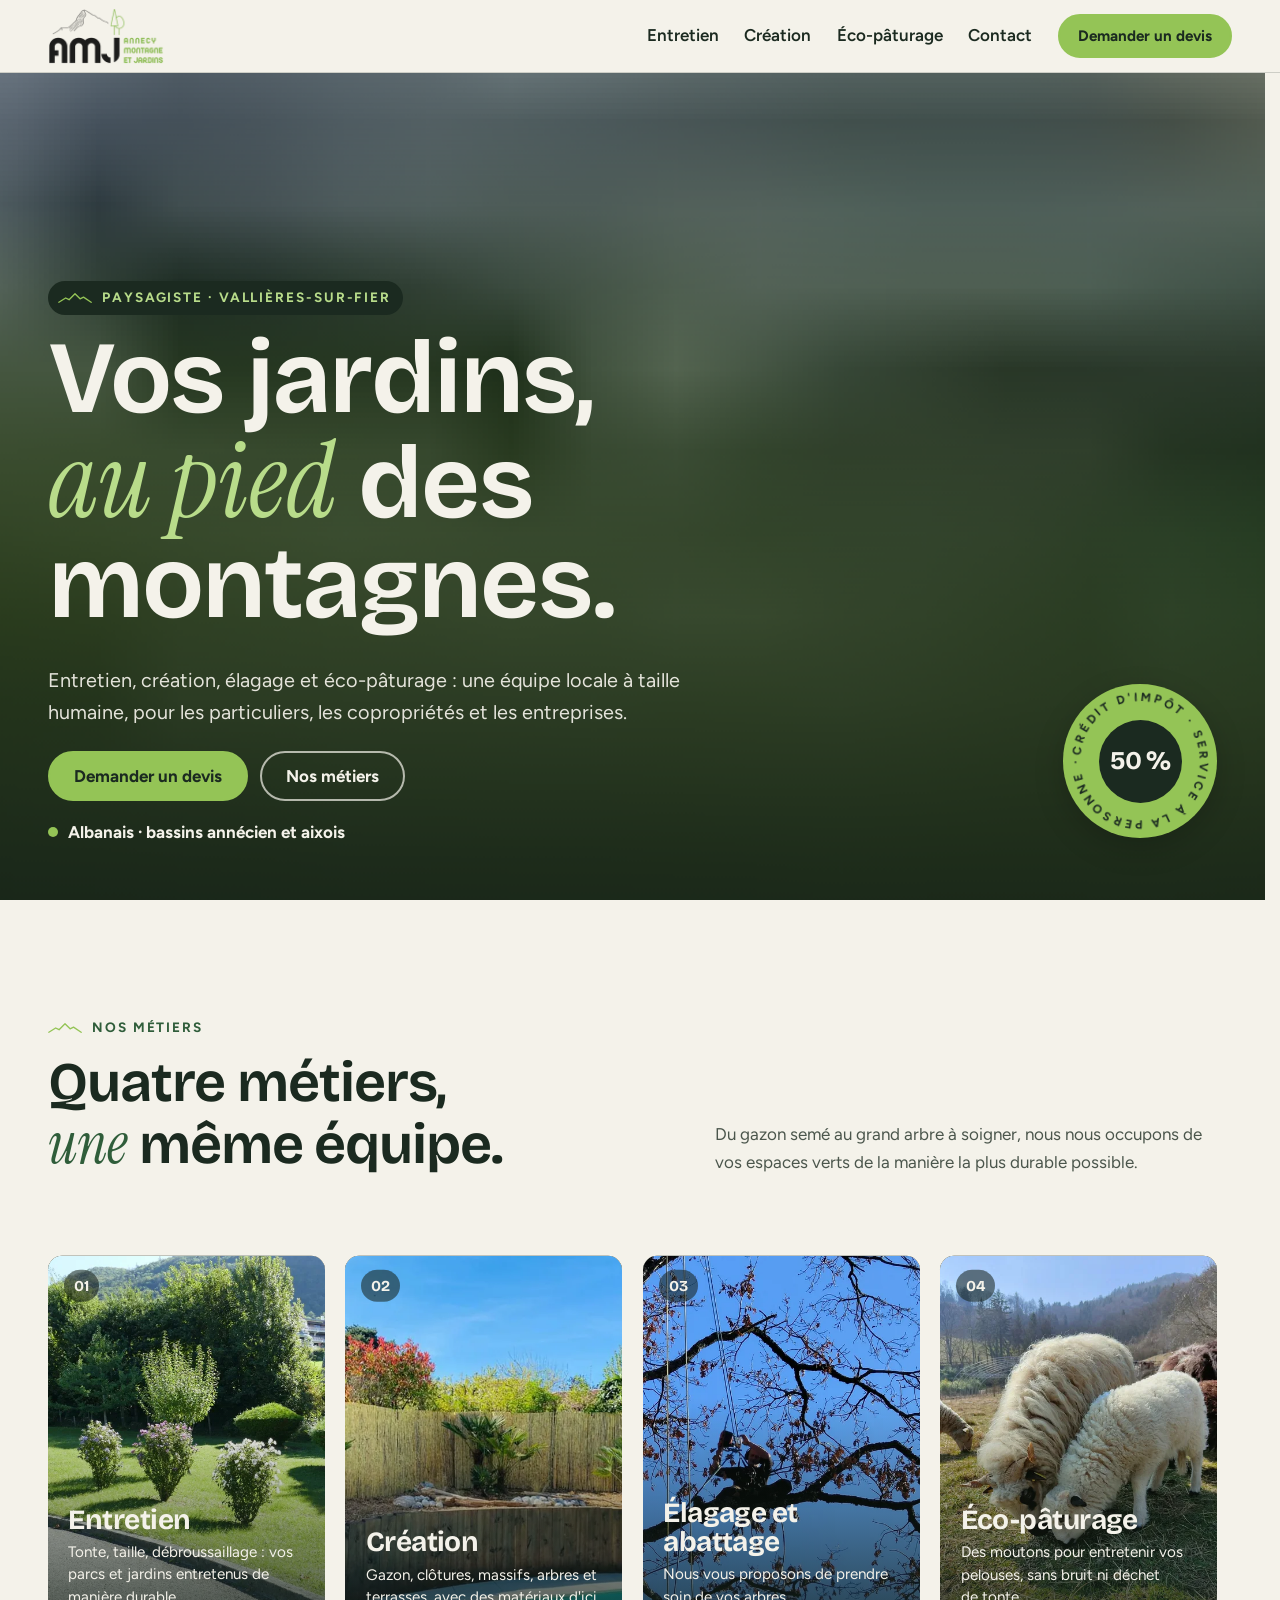
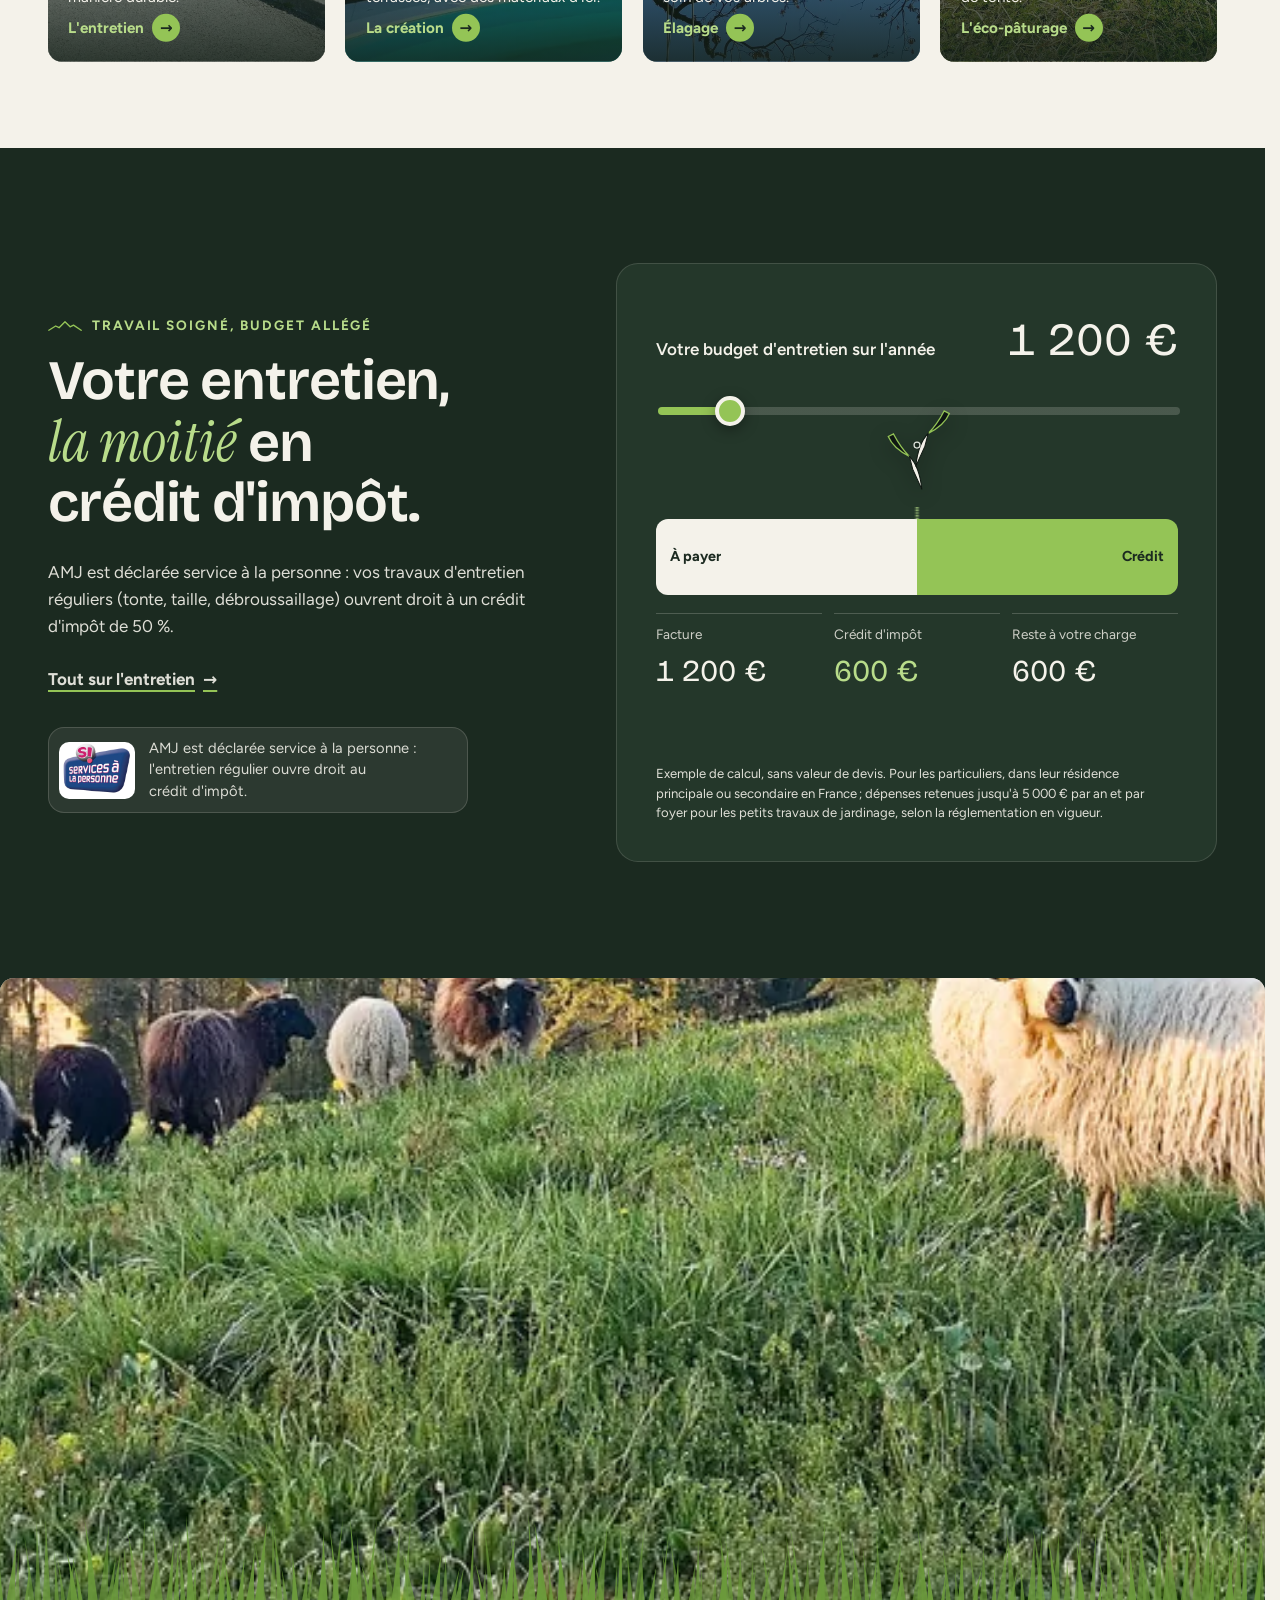
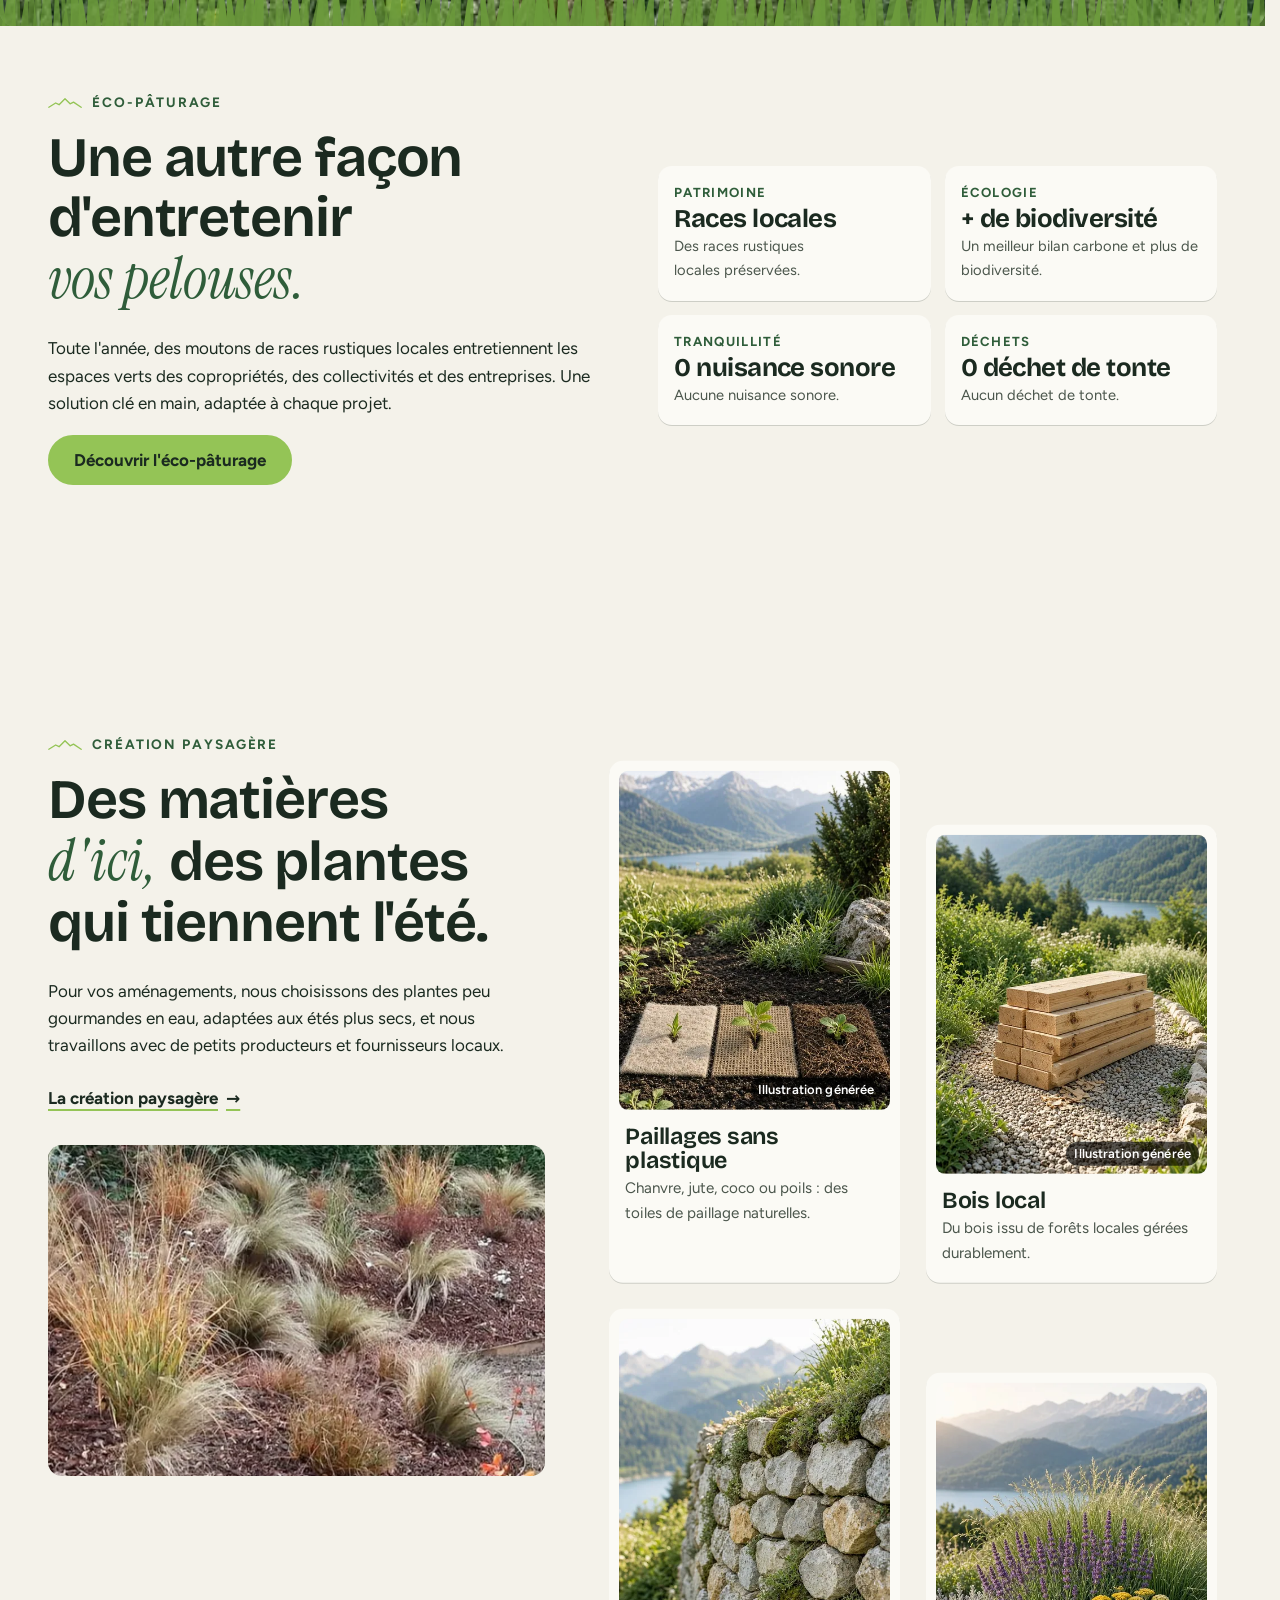
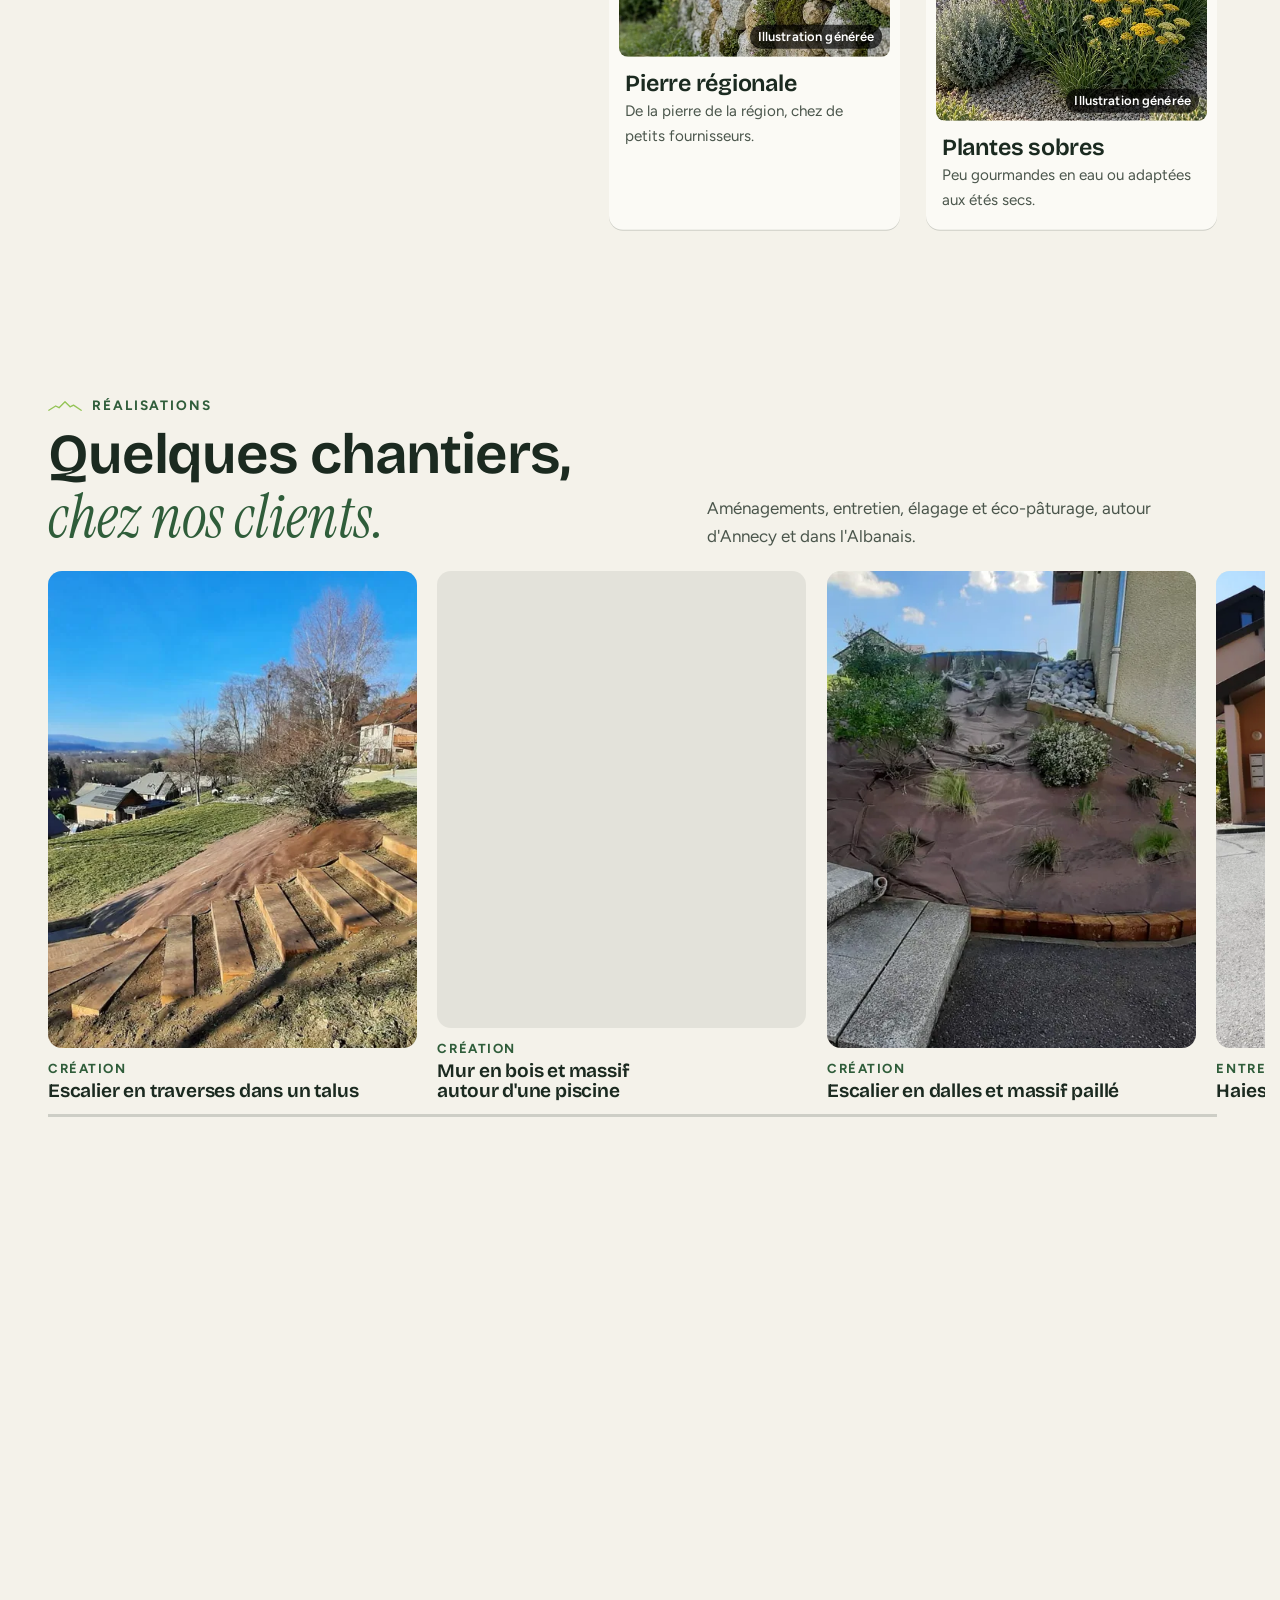
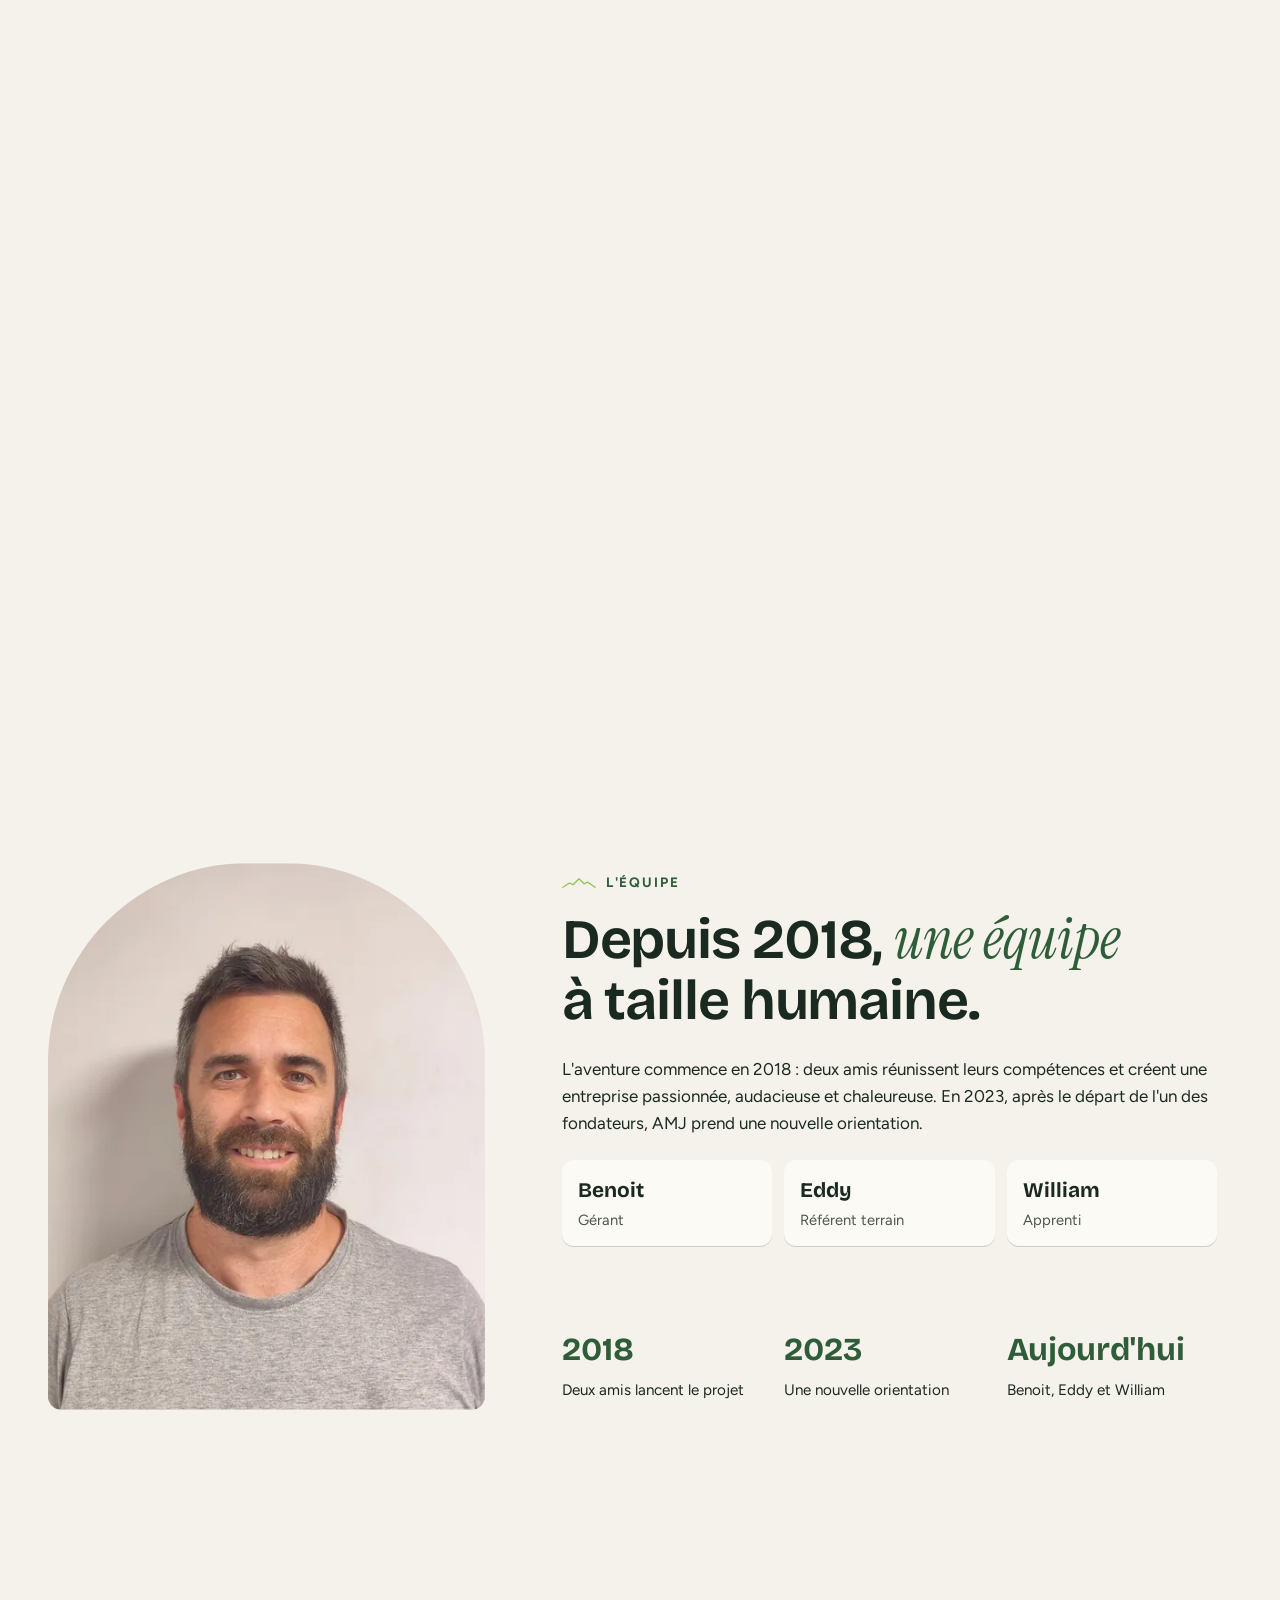
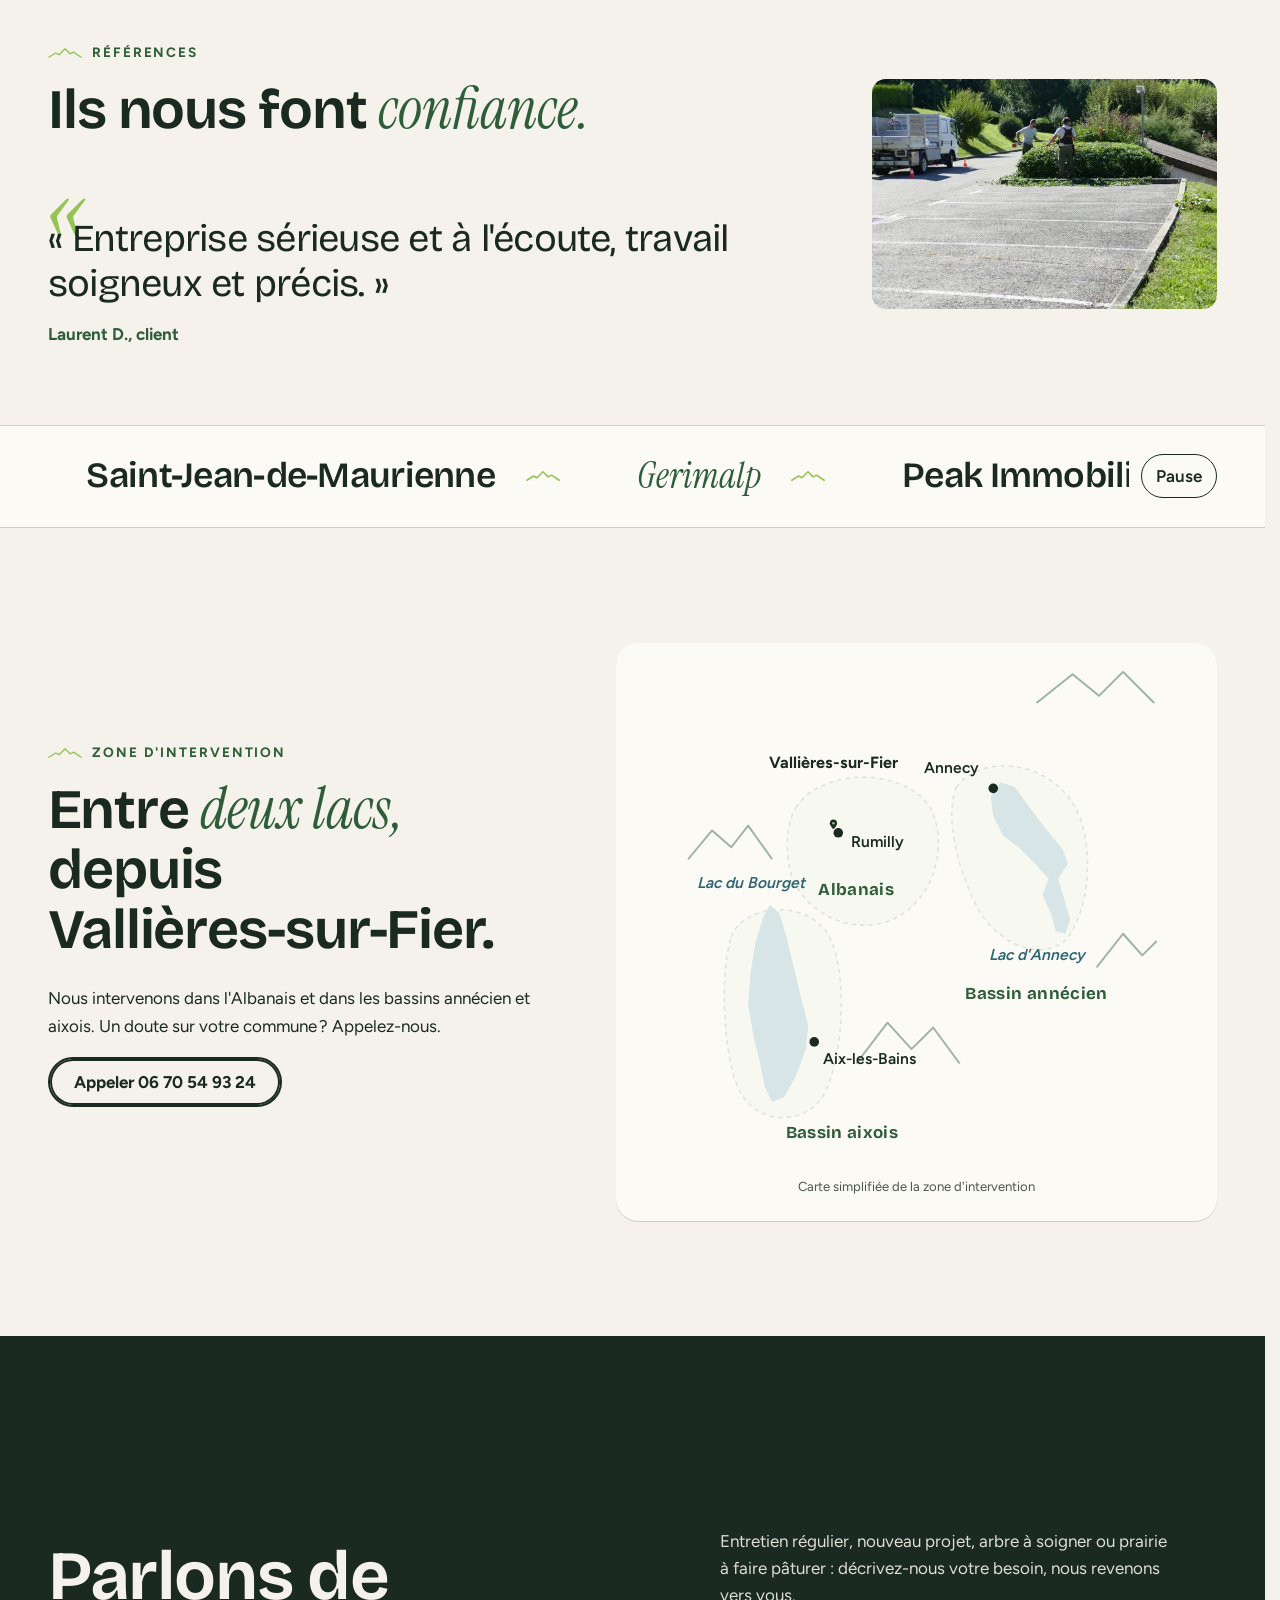
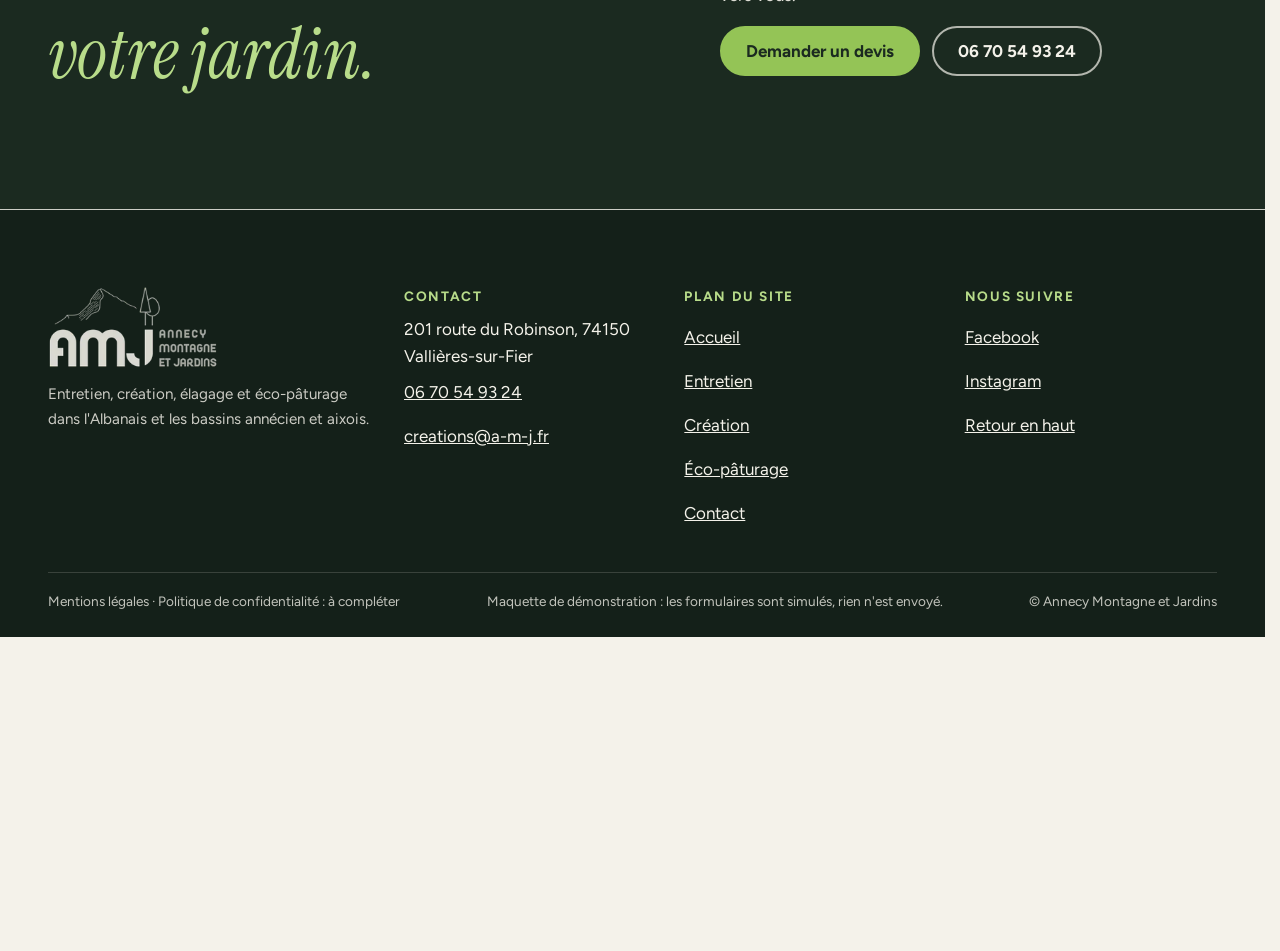
<file: index.html>
<!doctype html>
<html lang="fr" data-v="2">
<head>
<meta charset="utf-8">
<meta name="viewport" content="width=device-width, initial-scale=1, viewport-fit=cover">
<title>Annecy Montagne et Jardins : paysagiste dans l&#39;Albanais et autour d&#39;Annecy</title>
<meta name="description" content="Entretien, création paysagère, élagage et éco-pâturage pour les particuliers, les copropriétés et les entreprises de l&#39;Albanais et des bassins annécien et aixois. Crédit d&#39;impôt de 50 % sur l&#39;entretien.">
<meta name="robots" content="noindex, nofollow">
<link rel="canonical" href="https://annecy-montagne-et-jardins-maquette.vercel.app/">
<style>:root{--fond:#f4f2ea;--texte:#1b2a20;--voile-fond:#1b2a20;--ouverture-fond:#1b2a20;--menu-fond:#1b2a20}:root { --entete-h: 72px; --barres-h: 0px; } html { background: var(--fond); color: var(--texte); scrollbar-gutter: stable; } body { margin: 0; background: var(--fond); } html.js:not(.secours):not([data-arrivee="retour"]) [data-anime] { opacity: 0; } html.js:not(.secours):not([data-arrivee="retour"]) [data-anime].vu { opacity: 1; } [data-voile] { position: fixed; inset: 0; z-index: 900; background: var(--voile-fond); transform: translateY(100%); visibility: hidden; pointer-events: none; } html[data-arrivee="voile"]:not(.voile-leve):not(.secours) [data-voile] { transform: none; visibility: visible; } html.secours [data-voile] { visibility: hidden !important; } .ouverture-panneau { position: fixed; inset: 0; z-index: 850; display: none; place-content: center; justify-items: center; background: var(--ouverture-fond, var(--voile-fond)); color: var(--fond); text-align: center; } html.js[data-arrivee="intro"]:not(.secours):not(.intro-finie) .ouverture-panneau { display: grid; } html.defilement-bloque, html.defilement-bloque body, html.js[data-arrivee="intro"]:not(.secours):not(.intro-finie), html.js[data-arrivee="intro"]:not(.secours):not(.intro-finie) body, html[data-arrivee="voile"]:not(.voile-leve):not(.secours), html[data-arrivee="voile"]:not(.voile-leve):not(.secours) body { overflow: hidden; } html.js[data-arrivee="intro"]:not(.secours):not(.intro-finie) { background-color: var(--ouverture-fond, var(--voile-fond)); } html[data-arrivee="voile"]:not(.voile-leve):not(.secours) { background-color: var(--voile-fond); }</style>
<script>(function () {
var d = document.documentElement, ss = null, ls = null;
try { ss = window.sessionStorage; ls = window.localStorage; } catch (e) {}
d.classList.add('js');
var nav = performance.getEntriesByType ? performance.getEntriesByType('navigation')[0] : null;
var type = nav ? nav.type : 'navigate';
var depart = null;
try { depart = JSON.parse(ss.getItem('socle:depart') || 'null'); ss.removeItem('socle:depart'); } catch (e) {}
if (depart && !(Date.now() - depart.t < 15000)) depart = null;
var mode = type === 'back_forward' ? 'retour' : type === 'reload' ? 'intro' : depart ? 'voile' : 'intro';
d.setAttribute('data-arrivee', mode);
if (mode === 'voile' && depart.couleur) d.style.setProperty('--voile-fond', depart.couleur);
if (type === 'reload' && 'scrollRestoration' in history) {
history.scrollRestoration = 'manual';
}
try {
var choisie = ls && ls.getItem('socle:langue');
var langue = (d.lang || '').slice(0, 2);
if (choisie && choisie !== langue && type === 'navigate' && !depart) {
var alt = document.querySelector('link[rel="alternate"][hreflang="' + choisie + '"]');
if (alt) location.replace(new URL(alt.href).pathname + location.search + location.hash);
}
} catch (e) {}
setTimeout(function () { if (!d.classList.contains('demarre')) d.classList.add('secours'); }, 2000);
})();</script>
<link rel="preload" href="/assets/fonts/bricolage.woff2" as="font" type="font/woff2" crossorigin>
<link rel="preload" href="/assets/fonts/figtree.woff2" as="font" type="font/woff2" crossorigin>
<link rel="stylesheet" href="/assets/css/socle.css?v=2">
<link rel="stylesheet" href="/assets/css/site.css?v=2">
<link rel="modulepreload" href="/assets/js/site.js?v=2">
<link rel="modulepreload" href="/assets/js/socle/index.js?v=2">
<script src="/assets/vendor/gsap.min.js" defer></script>
<script src="/assets/vendor/ScrollTrigger.min.js" defer></script>
<script src="/assets/vendor/SplitText.min.js" defer></script>
<script type="module" src="/assets/js/site.js?v=2"></script>
<meta name="theme-color" content="#f4f2ea">
<link rel="icon" href="/assets/images/favicon.svg" type="image/svg+xml">
<link rel="apple-touch-icon" href="/assets/images/apple-touch-icon.png">
<meta property="og:type" content="website">
<meta property="og:site_name" content="Annecy Montagne et Jardins">
<meta property="og:locale" content="fr_FR">
<meta property="og:title" content="Annecy Montagne et Jardins : paysagiste dans l&#39;Albanais et autour d&#39;Annecy">
<meta property="og:description" content="Entretien, création paysagère, élagage et éco-pâturage pour les particuliers, les copropriétés et les entreprises de l&#39;Albanais et des bassins annécien et aixois. Crédit d&#39;impôt de 50 % sur l&#39;entretien.">
<meta property="og:url" content="https://annecy-montagne-et-jardins-maquette.vercel.app/">
<meta property="og:image" content="https://annecy-montagne-et-jardins-maquette.vercel.app/assets/partage/accueil-fr.jpg">
<meta property="og:image:width" content="1200">
<meta property="og:image:height" content="630">
<meta property="og:image:alt" content="Annecy Montagne et Jardins : pelouse au pied de la montagne et du lac">
<meta name="twitter:card" content="summary_large_image">
<script type="application/ld+json">{"@context":"https://schema.org","@type":"LandscapingBusiness","name":"Annecy Montagne et Jardins","alternateName":"AMJ","url":"https://annecy-montagne-et-jardins-maquette.vercel.app/","telephone":"+33670549324","email":"creations@a-m-j.fr","foundingDate":"2018","address":{"@type":"PostalAddress","streetAddress":"201 route du Robinson","postalCode":"74150","addressLocality":"Vallières-sur-Fier","addressCountry":"FR"},"areaServed":["Albanais","Bassin annécien","Bassin aixois"],"sameAs":["https://www.facebook.com/annecymontagneetjardins","https://www.instagram.com/annecymontagneetjardins/"],"description":"Entretien des espaces verts, création paysagère, élagage et abattage, éco-pâturage, pour les particuliers, les copropriétés, les entreprises et les collectivités."}</script>
</head>
<body id="haut">
<div data-voile data-forme="vague" aria-hidden="true"><svg class="voile-vague voile-vague--haut" viewBox="0 0 1440 120" preserveAspectRatio="none" aria-hidden="true"><path d="M0 120 V92 L120 80 L210 88 L330 54 L380 66 L470 22 L520 40 L560 30 L650 70 L720 62 L820 84 L900 76 L1000 96 L1080 70 L1170 46 L1230 58 L1320 82 L1440 74 V120 Z"/></svg><svg class="voile-vague voile-vague--bas" viewBox="0 0 1440 120" preserveAspectRatio="none" aria-hidden="true"><path d="M0 0 V28 L120 40 L210 32 L330 66 L380 54 L470 98 L520 80 L560 90 L650 50 L720 58 L820 36 L900 44 L1000 24 L1080 50 L1170 74 L1230 62 L1320 38 L1440 46 V0 Z"/></svg><div class="voile-contenu"><img src="/assets/images/logo-clair-240.webp" alt="" width="240" height="114"><span data-voile-libelle>Accueil</span></div></div>
<div class="ouverture-panneau" data-ouverture aria-hidden="true">
  <svg class="ouverture-crete" viewBox="0 0 400 90" aria-hidden="true"><path class="crete-ligne" pathLength="1" d="M4 80 L52 66 L84 72 L128 40 L146 50 L182 12 L204 30 L222 22 L262 58 L292 50 L336 74 L396 68" fill="none" stroke="currentColor" stroke-width="2.4" stroke-linecap="round" stroke-linejoin="round"/><path class="crete-hachures" d="M182 14 L172 36 M192 24 L183 44 M201 32 L193 50 M146 52 L138 66 M226 26 L218 44" fill="none" stroke="currentColor" stroke-width="1.6" stroke-linecap="round"/></svg>
  <img class="ouverture-logo" src="/assets/images/logo-clair-240.webp" alt="" width="240" height="114" data-ouverture-objet>
  <p class="ouverture-ligne">Paysagiste dans l&#39;Albanais</p>
</div>
<a class="evitement" href="#contenu">Aller au contenu</a>
<header data-entete>
  <div class="entete-rangee">
    <a class="entete-logo" href="/" aria-label="Annecy Montagne et Jardins : Accueil" data-libelle="Accueil" aria-current="page">
      <img src="/assets/images/logo-240.webp" alt="Annecy Montagne et Jardins" width="240" height="114">
    </a>
    <nav data-nav aria-label="Navigation principale">
      <ul><li><a href="/entretien" data-libelle="Entretien">Entretien</a></li><li><a href="/creation" data-libelle="Création">Création</a></li><li><a href="/eco-paturage" data-libelle="Éco-pâturage">Éco-pâturage</a></li><li><a href="/contact" data-libelle="Contact">Contact</a></li></ul>
    </nav>
    <div class="entete-actions">
      <a class="bouton" href="/contact#devis" data-libelle="Contact">Demander un devis</a>
      <button type="button" data-menu-bouton aria-controls="menu" aria-expanded="false" data-libelle-ouvrir="Menu" data-libelle-fermer="Fermer"><span data-libelle-bouton>Menu</span></button>
      <a class="menu-sansjs" href="#menu" data-menu-lien>Menu</a>
    </div>
  </div>
</header>
<script>/* Avant le premier affichage : rangées de la navigation (même règle que ajusterNav dans assets/js/socle/entete.js)
   et hauteur réelle de l'en-tête, pour que rien ne saute quand le JavaScript du site prend la main. */
(function () {
  var h = document.documentElement, u = document.querySelector('[data-nav] ul'), e = document.querySelector('[data-entete]');
  if (u) {
    var deborde = function () { return u.scrollWidth > u.clientWidth + 1; }, c = deborde();
    if (c && window.matchMedia('(min-width: 900px)').matches) {
      h.classList.add('nav-deux-rangees'); c = deborde();
      if (c) { h.classList.add('nav-deux-lignes'); var a = u.querySelector('a'); c = !a || u.getBoundingClientRect().height > a.getBoundingClientRect().height * 2.5; }
      if (c) h.classList.remove('nav-deux-rangees', 'nav-deux-lignes');
    }
    if (c) h.classList.add('nav-compacte');
  }
  if (e) h.style.setProperty('--entete-h', Math.round(e.getBoundingClientRect().height) + 'px');
})();</script>
<span id="menu-ferme" aria-hidden="true"></span>
<div id="menu" data-menu role="dialog" aria-modal="true" aria-label="Menu">
  <p class="menu-sansjs-fermer"><a href="#menu-ferme">Fermer</a></p>
  <ul><li style="--i:0"><a href="/" class="menu-lien" data-libelle="Accueil" aria-current="page">Accueil</a></li><li style="--i:1"><a href="/entretien" class="menu-lien" data-libelle="Entretien">Entretien</a></li><li style="--i:2"><a href="/creation" class="menu-lien" data-libelle="Création">Création</a></li><li style="--i:3"><a href="/eco-paturage" class="menu-lien" data-libelle="Éco-pâturage">Éco-pâturage</a></li><li style="--i:4"><a href="/contact" class="menu-lien" data-libelle="Contact">Contact</a></li></ul>
  <p><a class="bouton" href="tel:+33670549324">Appeler 06 70 54 93 24</a></p>
</div>
<main id="contenu" tabindex="-1">
<section class="hero" id="debut" data-effet="calques">
  <div class="hero-scene" data-hero-scene>
    <figure class="media hero-fond" style="--cadrage:50% 50%;--apercu:url([data-uri]);--apercu-mobile:url([data-uri])">
  <picture><source media="(max-width: 760px) and (orientation: portrait)" srcset="/assets/images/accueil-ouverture-mobile-640.webp 640w, /assets/images/accueil-ouverture-mobile-1080.webp 1080w" sizes="100vw">
    <img src="/assets/images/accueil-ouverture-1280.webp" srcset="/assets/images/accueil-ouverture-640.webp 640w, /assets/images/accueil-ouverture-1280.webp 1280w, /assets/images/accueil-ouverture-1920.webp 1920w" sizes="100vw" alt="Annecy Montagne et Jardins : pelouse au pied de la montagne et du lac" width="1280" height="720" fetchpriority="high" loading="eager" decoding="async">
  </picture>
</figure>
    <picture class="hero-pelouse" data-hero-pelouse aria-hidden="true">
  <source media="(max-width: 760px) and (orientation: portrait)" srcset="/assets/images/accueil-pelouse-mobile-640.webp 640w, /assets/images/accueil-pelouse-mobile-1080.webp 1080w" sizes="100vw">
  <img src="/assets/images/accueil-pelouse-1280.webp" srcset="/assets/images/accueil-pelouse-640.webp 640w, /assets/images/accueil-pelouse-1280.webp 1280w, /assets/images/accueil-pelouse-1920.webp 1920w" sizes="100vw" alt="" width="1280" height="720" fetchpriority="high" loading="eager" decoding="async">
</picture>
    <div class="hero-voile" aria-hidden="true"></div>
  </div>
  <div class="conteneur hero-contenu">
    <div class="hero-texte" data-hero-texte>
      <p class="surtitre surtitre--clair hero-surtitre" data-anime="gsap"><svg viewBox="0 0 40 14" aria-hidden="true"><path d="M1 12 L9 7 L13 9 L20 2 L26 8 L30 6 L39 12" fill="none" stroke="currentColor" stroke-width="1.6" stroke-linejoin="round" stroke-linecap="round"/></svg>Paysagiste · Vallières-sur-Fier</p>
      <h1 class="hero-titre" data-anime="gsap"><span class="ligne"><span class="ligne-in">Vos jardins,</span></span> <span class="ligne"><span class="ligne-in"><em>au pied</em> des</span></span> <span class="ligne"><span class="ligne-in">montagnes.</span></span></h1>
      <p class="hero-intro masque-ecran-tres-bas masque-petit" data-anime="gsap">Entretien, création, élagage et éco-pâturage : une équipe locale à taille humaine, pour les particuliers, les copropriétés et les entreprises.</p>
      <p class="actions hero-actions" data-anime="gsap">
        <a href="/contact#devis" class="bouton" data-libelle="Contact" data-action-principale data-survol="magnetique">Demander un devis</a>
        <a class="bouton bouton--clair masque-ecran-tres-bas" href="#metiers" data-sans-transition>Nos métiers</a>
      </p>
      <p class="hero-info" data-info-cle data-anime="gsap">Albanais · bassins annécien et aixois</p>
    </div>
    <div class="tampon" data-iris-centre="disque" data-superpose role="img" aria-label="Crédit d&#39;impôt de 50 % sur l&#39;entretien" data-tampon>
  <svg class="tampon-texte" viewBox="0 0 200 200" aria-hidden="true">
    <defs><path id="tampon-cercle" d="M100 100 m-78 0 a78 78 0 1 1 156 0 a78 78 0 1 1 -156 0"/></defs>
    <text><textPath href="#tampon-cercle" textLength="484" lengthAdjust="spacing">Crédit d&#39;impôt · service à la personne · </textPath></text>
  </svg>
  <span class="tampon-coeur" aria-hidden="true"><strong>50 %</strong></span>
</div>
  </div>
</section>
<section class="section metiers" id="metiers">
  <div class="conteneur">
    <div class="tete-ligne">
      <div class="tete ">
  <p class="surtitre"><svg viewBox="0 0 40 14" aria-hidden="true"><path d="M1 12 L9 7 L13 9 L20 2 L26 8 L30 6 L39 12" fill="none" stroke="currentColor" stroke-width="1.6" stroke-linejoin="round" stroke-linecap="round"/></svg>Nos métiers</p>
  <h2 data-anime="lignes">Quatre métiers, <em>une</em> même équipe.</h2>
</div>
      <p class="tete-texte" data-anime>Du gazon semé au grand arbre à soigner, nous nous occupons de vos espaces verts de la manière la plus durable possible.</p>
    </div>
    <ul class="metiers-grille" data-anime="cascade">
      <li class="carte-metier" data-fx="vitesse" data-fx-force="2">
        <a href="/entretien" data-libelle="Entretien" data-survol="incline" data-survol-force="5">
          <figure class="media carte-metier-media" style="--cadrage:42% 50%">
  <picture>
    <img src="/assets/images/metier-entretien-784.webp" srcset="/assets/images/metier-entretien-480.webp 480w, /assets/images/metier-entretien-640.webp 640w, /assets/images/metier-entretien-784.webp 784w" sizes="(max-width: 760px) 90vw, (max-width: 1100px) 45vw, 23vw" alt="" width="784" height="1176" loading="lazy" decoding="async">
  </picture>
</figure>
          <span class="carte-metier-num" aria-hidden="true">01</span>
          <span class="carte-metier-texte"><strong>Entretien</strong><span>Tonte, taille, débroussaillage : vos parcs et jardins entretenus de manière durable.</span><span class="carte-metier-lien">L&#39;entretien <span class="fleche-ronde" aria-hidden="true">→</span></span></span>
        </a>
      </li><li class="carte-metier" data-fx="vitesse" data-fx-force="2">
        <a href="/creation" data-libelle="Création" data-survol="incline" data-survol-force="5">
          <figure class="media carte-metier-media" style="--cadrage:45% 55%">
  <picture>
    <img src="/assets/images/metier-creation-784.webp" srcset="/assets/images/metier-creation-480.webp 480w, /assets/images/metier-creation-640.webp 640w, /assets/images/metier-creation-784.webp 784w" sizes="(max-width: 760px) 90vw, (max-width: 1100px) 45vw, 23vw" alt="" width="784" height="1176" loading="lazy" decoding="async">
  </picture>
</figure>
          <span class="carte-metier-num" aria-hidden="true">02</span>
          <span class="carte-metier-texte"><strong>Création</strong><span>Gazon, clôtures, massifs, arbres et terrasses, avec des matériaux d&#39;ici.</span><span class="carte-metier-lien">La création <span class="fleche-ronde" aria-hidden="true">→</span></span></span>
        </a>
      </li><li class="carte-metier" data-fx="vitesse" data-fx-force="2">
        <a href="/entretien#elagage" data-libelle="Entretien" data-survol="incline" data-survol-force="5">
          <figure class="media carte-metier-media" style="--cadrage:62% 42%">
  <picture>
    <img src="/assets/images/metier-elagage-784.webp" srcset="/assets/images/metier-elagage-480.webp 480w, /assets/images/metier-elagage-640.webp 640w, /assets/images/metier-elagage-784.webp 784w" sizes="(max-width: 760px) 90vw, (max-width: 1100px) 45vw, 23vw" alt="" width="784" height="1176" loading="lazy" decoding="async">
  </picture>
</figure>
          <span class="carte-metier-num" aria-hidden="true">03</span>
          <span class="carte-metier-texte"><strong>Élagage et abattage</strong><span>Nous vous proposons de prendre soin de vos arbres.</span><span class="carte-metier-lien">Élagage <span class="fleche-ronde" aria-hidden="true">→</span></span></span>
        </a>
      </li><li class="carte-metier" data-fx="vitesse" data-fx-force="2">
        <a href="/eco-paturage" data-libelle="Éco-pâturage" data-survol="incline" data-survol-force="5">
          <figure class="media carte-metier-media" style="--cadrage:50% 55%">
  <picture>
    <img src="/assets/images/metier-eco-784.webp" srcset="/assets/images/metier-eco-480.webp 480w, /assets/images/metier-eco-640.webp 640w, /assets/images/metier-eco-784.webp 784w" sizes="(max-width: 760px) 90vw, (max-width: 1100px) 45vw, 23vw" alt="" width="784" height="1176" loading="lazy" decoding="async">
  </picture>
</figure>
          <span class="carte-metier-num" aria-hidden="true">04</span>
          <span class="carte-metier-texte"><strong>Éco-pâturage</strong><span>Des moutons pour entretenir vos pelouses, sans bruit ni déchet de tonte.</span><span class="carte-metier-lien">L&#39;éco-pâturage <span class="fleche-ronde" aria-hidden="true">→</span></span></span>
        </a>
      </li>
    </ul>
  </div>
</section>
<section class="section section--sapin budget" id="budget">
  <div class="conteneur budget-grille">
    <div>
      <div class="tete tete--clair">
  <p class="surtitre"><svg viewBox="0 0 40 14" aria-hidden="true"><path d="M1 12 L9 7 L13 9 L20 2 L26 8 L30 6 L39 12" fill="none" stroke="currentColor" stroke-width="1.6" stroke-linejoin="round" stroke-linecap="round"/></svg>Travail soigné, budget allégé</p>
  <h2 data-anime="lignes">Votre entretien, <em>la moitié</em> en crédit d'impôt.</h2>
</div>
      <p data-anime>AMJ est déclarée service à la personne : vos travaux d&#39;entretien réguliers (tonte, taille, débroussaillage) ouvrent droit à un crédit d&#39;impôt de 50 %.</p>
      <p data-anime><a href="/entretien" class="lien-fleche" data-libelle="Entretien">Tout sur l&#39;entretien</a></p>
      <div class="sap" data-anime>
        <figure class="media sap-logo" style="--cadrage:50% 50%">
  <picture>
    <img src="/assets/images/sap-800.webp" srcset="/assets/images/sap-480.webp 480w, /assets/images/sap-640.webp 640w, /assets/images/sap-800.webp 800w" sizes="96px" alt="Logo Services à la personne" width="800" height="600" loading="lazy" decoding="async">
  </picture>
</figure>
        <p>AMJ est déclarée service à la personne : l&#39;entretien régulier ouvre droit au crédit d&#39;impôt.</p>
      </div>
    </div>
    <div class="calcul" data-calcul data-effet="secateur" id="calcul-accueil-outil">
  <div class="calcul-champ">
    <label for="calcul-accueil-montant">Votre budget d&#39;entretien sur l&#39;année</label>
    <output class="calcul-montant" for="calcul-accueil-montant" data-calcul-montant data-prix>1 200 €</output>
    <input type="range" id="calcul-accueil-montant" min="300" max="8000" step="100" value="1200" data-calcul-curseur aria-describedby="calcul-accueil-note">
  </div>
  <div class="calcul-barre" data-visuel aria-hidden="true">
    <div class="calcul-part calcul-part--reste" data-calcul-reste-barre><span>À payer</span></div>
    <div class="calcul-part calcul-part--credit" data-calcul-credit-barre><span>Crédit</span></div>
    <svg class="calcul-coupe" viewBox="0 0 20 100" preserveAspectRatio="none" data-calcul-coupe><line x1="10" y1="0" x2="10" y2="100" stroke="currentColor" stroke-width="3" stroke-dasharray="6 6" vector-effect="non-scaling-stroke"/></svg>
    <svg class="calcul-lame secateur" viewBox="0 0 56 80" data-calcul-lame>
      <g class="secateur-branche secateur-gauche" data-secateur-gauche><path class="secateur-manche" d="M28 34 C20 26 12 16 11 3 L18 2 C20 14 23 24 28 34 Z"/><path class="secateur-lame" d="M28 34 C33 44 34 58 30 77 L27 50 Z"/></g>
      <g class="secateur-branche secateur-droite" data-secateur-droite><path class="secateur-manche" d="M28 34 C36 26 44 16 45 3 L38 2 C36 14 33 24 28 34 Z"/><path class="secateur-lame" d="M28 34 C23 44 22 58 26 77 L29 50 Z"/></g>
      <circle class="secateur-axe" cx="28" cy="34" r="3.6"/>
    </svg>
  </div>
  <dl class="calcul-chiffres">
    <div><dt>Facture</dt><dd data-calcul-facture data-prix>1 200 €</dd></div>
    <div class="calcul-credit"><dt>Crédit d&#39;impôt</dt><dd data-calcul-credit data-prix>600 €</dd></div>
    <div class="calcul-reste"><dt>Reste à votre charge</dt><dd data-calcul-reste data-prix>600 €</dd></div>
  </dl>
  <p class="calcul-plafond" data-calcul-plafond>Au-delà de 5 000 € de dépenses par an, le crédit d&#39;impôt est plafonné à 2 500 €.</p>
  <p class="calcul-note" id="calcul-accueil-note">Exemple de calcul, sans valeur de devis. Pour les particuliers, dans leur résidence principale ou secondaire en France ; dépenses retenues jusqu&#39;à 5 000 € par an et par foyer pour les petits travaux de jardinage, selon la réglementation en vigueur.</p>
  <p class="visuellement-cache" aria-live="polite" data-calcul-annonce></p>
</div>
  </div>
</section>
<section class="eco-bloc" id="eco">
  <div class="eco-bloc-scene">
    <figure class="media eco-bloc-media" data-fx="parallaxe" data-fx-force="10" style="--cadrage:46% 64%;--cadrage-mobile:62% 60%">
  <picture><source media="(max-width: 760px) and (orientation: portrait)" srcset="/assets/images/eco-troupeau-mobile-640.webp 640w, /assets/images/eco-troupeau-mobile-1080.webp 1080w" sizes="100vw">
    <img src="/assets/images/eco-troupeau-1280.webp" srcset="/assets/images/eco-troupeau-640.webp 640w, /assets/images/eco-troupeau-1280.webp 1280w, /assets/images/eco-troupeau-1920.webp 1920w" sizes="100vw" alt="Troupeau de moutons blancs, bruns et noirs dans une prairie au soleil du matin" width="1280" height="853" loading="lazy" decoding="async">
  </picture>
</figure>
    <div class="broutage" data-broutage data-effet="broutage" data-souris data-visuel aria-hidden="true">
  <svg class="broutage-herbe" viewBox="0 0 1000 120" preserveAspectRatio="none" data-broutage-herbe></svg>
  <div class="broutage-troupeau" data-broutage-troupeau>
    <svg class="mouton mouton-0" viewBox="0 0 64 46"><g class="mouton-corps"><g fill="currentColor"><ellipse cx="30" cy="22" rx="20" ry="13"/><circle cx="16" cy="16" r="8"/><circle cx="27" cy="11" r="8"/><circle cx="39" cy="12" r="8"/><circle cx="46" cy="20" r="7"/><circle cx="20" cy="28" r="7"/><circle cx="38" cy="30" r="7"/></g><ellipse class="mouton-tete" cx="54" cy="25" rx="7" ry="9"/></g><rect class="mouton-patte mouton-patte-a" x="18" y="32" width="3.5" height="12" rx="1.5"/><rect class="mouton-patte mouton-patte-b" x="38" y="32" width="3.5" height="12" rx="1.5"/></svg><svg class="mouton mouton-1" viewBox="0 0 64 46"><g class="mouton-corps"><g fill="currentColor"><ellipse cx="30" cy="22" rx="20" ry="13"/><circle cx="16" cy="16" r="8"/><circle cx="27" cy="11" r="8"/><circle cx="39" cy="12" r="8"/><circle cx="46" cy="20" r="7"/><circle cx="20" cy="28" r="7"/><circle cx="38" cy="30" r="7"/></g><ellipse class="mouton-tete" cx="54" cy="25" rx="7" ry="9"/></g><rect class="mouton-patte mouton-patte-a" x="18" y="32" width="3.5" height="12" rx="1.5"/><rect class="mouton-patte mouton-patte-b" x="38" y="32" width="3.5" height="12" rx="1.5"/></svg><svg class="mouton mouton-2" viewBox="0 0 64 46"><g class="mouton-corps"><g fill="currentColor"><ellipse cx="30" cy="22" rx="20" ry="13"/><circle cx="16" cy="16" r="8"/><circle cx="27" cy="11" r="8"/><circle cx="39" cy="12" r="8"/><circle cx="46" cy="20" r="7"/><circle cx="20" cy="28" r="7"/><circle cx="38" cy="30" r="7"/></g><ellipse class="mouton-tete" cx="54" cy="25" rx="7" ry="9"/></g><rect class="mouton-patte mouton-patte-a" x="18" y="32" width="3.5" height="12" rx="1.5"/><rect class="mouton-patte mouton-patte-b" x="38" y="32" width="3.5" height="12" rx="1.5"/></svg>
  </div>
</div>
  </div>
  <div class="conteneur eco-bloc-contenu">
    <div class="eco-bloc-carte">
      <div class="eco-bloc-texte">
        <div class="tete ">
  <p class="surtitre"><svg viewBox="0 0 40 14" aria-hidden="true"><path d="M1 12 L9 7 L13 9 L20 2 L26 8 L30 6 L39 12" fill="none" stroke="currentColor" stroke-width="1.6" stroke-linejoin="round" stroke-linecap="round"/></svg>Éco-pâturage</p>
  <h2 data-anime="lignes">Une autre façon d'entretenir <em>vos pelouses.</em></h2>
</div>
        <p data-anime>Toute l&#39;année, des moutons de races rustiques locales entretiennent les espaces verts des copropriétés, des collectivités et des entreprises. Une solution clé en main, adaptée à chaque projet.</p>
        <p class="actions" data-anime><a href="/eco-paturage" class="bouton" data-libelle="Éco-pâturage" data-survol="magnetique">Découvrir l&#39;éco-pâturage</a></p>
      </div>
      <ul class="avantages-mini" data-anime="cascade">
        <li><span class="avantages-mini-titre">Patrimoine</span><strong>Races locales</strong><span>Des races rustiques locales préservées.</span></li><li><span class="avantages-mini-titre">Écologie</span><strong>+ de biodiversité</strong><span>Un meilleur bilan carbone et plus de biodiversité.</span></li><li><span class="avantages-mini-titre">Tranquillité</span><strong>0 nuisance sonore</strong><span>Aucune nuisance sonore.</span></li><li><span class="avantages-mini-titre">Déchets</span><strong>0 déchet de tonte</strong><span>Aucun déchet de tonte.</span></li>
      </ul>
    </div>
  </div>
</section>
<section class="section matieres" id="matieres">
  <div class="conteneur matieres-grille">
    <div class="matieres-tete">
      <div class="tete ">
  <p class="surtitre"><svg viewBox="0 0 40 14" aria-hidden="true"><path d="M1 12 L9 7 L13 9 L20 2 L26 8 L30 6 L39 12" fill="none" stroke="currentColor" stroke-width="1.6" stroke-linejoin="round" stroke-linecap="round"/></svg>Création paysagère</p>
  <h2 data-anime="lignes">Des matières <em>d'ici,</em> des plantes qui tiennent l'été.</h2>
</div>
      <p data-anime>Pour vos aménagements, nous choisissons des plantes peu gourmandes en eau, adaptées aux étés plus secs, et nous travaillons avec de petits producteurs et fournisseurs locaux.</p>
      <p data-anime><a href="/creation" class="lien-fleche" data-libelle="Création">La création paysagère</a></p>
      <figure class="media matieres-photo" data-fx="zoom" style="--cadrage:45% 45%">
  <picture>
    <img src="/assets/images/real-graminees-960.webp" srcset="/assets/images/real-graminees-480.webp 480w, /assets/images/real-graminees-640.webp 640w, /assets/images/real-graminees-960.webp 960w" sizes="(max-width: 760px) 100vw, 40vw" alt="Massif de graminées et bordure en bois le long d’une allée" width="960" height="1279" loading="lazy" decoding="async">
  </picture>
</figure>
    </div>
    <ul class="echantillons" data-anime="cascade">
      <li class="echantillon" data-fx="vitesse" data-fx-force="2">
        <figure class="media echantillon-media" data-grok style="--cadrage:50% 50%">
  <picture>
    <img src="/assets/images/grok/matiere-paillage-784.webp" srcset="/assets/images/grok/matiere-paillage-480.webp 480w, /assets/images/grok/matiere-paillage-640.webp 640w, /assets/images/grok/matiere-paillage-784.webp 784w" sizes="(max-width: 760px) 45vw, 22vw" alt="Paillages sans plastique" width="784" height="980" loading="lazy" decoding="async">
  </picture><figcaption class="mention-ia">Illustration générée</figcaption>
</figure>
        <h3>Paillages sans plastique</h3>
        <p>Chanvre, jute, coco ou poils : des toiles de paillage naturelles.</p>
      </li><li class="echantillon" data-fx="vitesse" data-fx-force="2">
        <figure class="media echantillon-media" data-grok style="--cadrage:50% 50%">
  <picture>
    <img src="/assets/images/grok/matiere-bois-784.webp" srcset="/assets/images/grok/matiere-bois-480.webp 480w, /assets/images/grok/matiere-bois-640.webp 640w, /assets/images/grok/matiere-bois-784.webp 784w" sizes="(max-width: 760px) 45vw, 22vw" alt="Bois local" width="784" height="980" loading="lazy" decoding="async">
  </picture><figcaption class="mention-ia">Illustration générée</figcaption>
</figure>
        <h3>Bois local</h3>
        <p>Du bois issu de forêts locales gérées durablement.</p>
      </li><li class="echantillon" data-fx="vitesse" data-fx-force="2">
        <figure class="media echantillon-media" data-grok style="--cadrage:50% 50%">
  <picture>
    <img src="/assets/images/grok/matiere-pierre-784.webp" srcset="/assets/images/grok/matiere-pierre-480.webp 480w, /assets/images/grok/matiere-pierre-640.webp 640w, /assets/images/grok/matiere-pierre-784.webp 784w" sizes="(max-width: 760px) 45vw, 22vw" alt="Pierre régionale" width="784" height="980" loading="lazy" decoding="async">
  </picture><figcaption class="mention-ia">Illustration générée</figcaption>
</figure>
        <h3>Pierre régionale</h3>
        <p>De la pierre de la région, chez de petits fournisseurs.</p>
      </li><li class="echantillon" data-fx="vitesse" data-fx-force="2">
        <figure class="media echantillon-media" data-grok style="--cadrage:50% 50%">
  <picture>
    <img src="/assets/images/grok/matiere-vegetal-784.webp" srcset="/assets/images/grok/matiere-vegetal-480.webp 480w, /assets/images/grok/matiere-vegetal-640.webp 640w, /assets/images/grok/matiere-vegetal-784.webp 784w" sizes="(max-width: 760px) 45vw, 22vw" alt="Plantes sobres" width="784" height="980" loading="lazy" decoding="async">
  </picture><figcaption class="mention-ia">Illustration générée</figcaption>
</figure>
        <h3>Plantes sobres</h3>
        <p>Peu gourmandes en eau ou adaptées aux étés secs.</p>
      </li>
    </ul>
  </div>
</section>
<section class="section realisations ecran epingle" id="realisations" data-entete-cache data-fx="galerie" data-plein-ecran>
  <div class="conteneur realisations-tete">
    <div class="tete ">
  <p class="surtitre"><svg viewBox="0 0 40 14" aria-hidden="true"><path d="M1 12 L9 7 L13 9 L20 2 L26 8 L30 6 L39 12" fill="none" stroke="currentColor" stroke-width="1.6" stroke-linejoin="round" stroke-linecap="round"/></svg>Réalisations</p>
  <h2 data-anime="lignes">Quelques chantiers, <em>chez nos clients.</em></h2>
</div>
    <p class="masque-ecran-bas">Aménagements, entretien, élagage et éco-pâturage, autour d&#39;Annecy et dans l&#39;Albanais.</p>
    <p class="glisser" aria-hidden="true"><span>Faites glisser</span></p>
  </div>
  <div class="piste galerie-piste" data-galerie tabindex="0" role="region" aria-label="Réalisations : faites défiler">
    <article class="carte-real" id="realisation-1">
      <figure class="media carte-real-media" style="--cadrage:45% 60%">
  <picture>
    <img src="/assets/images/real-escalier-traverses-960.webp" srcset="/assets/images/real-escalier-traverses-480.webp 480w, /assets/images/real-escalier-traverses-640.webp 640w, /assets/images/real-escalier-traverses-960.webp 960w" sizes="(max-width: 760px) 78vw, 30vw" alt="Escalier en traverses dans un talus" width="960" height="1280" loading="lazy" decoding="async">
  </picture>
</figure>
      <p class="carte-real-metier">Création</p>
      <h3>Escalier en traverses dans un talus</h3>
    </article><article class="carte-real" id="realisation-2">
      <figure class="media carte-real-media" style="--cadrage:51% 47%">
  <picture><source media="(max-width: 760px) and (orientation: portrait)" srcset="/assets/images/creation-piscine-mobile-640.webp 640w" sizes="(max-width: 760px) 78vw, 30vw">
    <img src="/assets/images/creation-piscine-1280.webp" srcset="/assets/images/creation-piscine-640.webp 640w, /assets/images/creation-piscine-1280.webp 1280w, /assets/images/creation-piscine-1920.webp 1920w" sizes="(max-width: 760px) 78vw, 30vw" alt="Mur en bois et massif autour d&#39;une piscine" width="1280" height="720" loading="lazy" decoding="async">
  </picture>
</figure>
      <p class="carte-real-metier">Création</p>
      <h3>Mur en bois et massif autour d&#39;une piscine</h3>
    </article><article class="carte-real" id="realisation-3">
      <figure class="media carte-real-media" style="--cadrage:56% 52%">
  <picture>
    <img src="/assets/images/real-escalier-dalles-960.webp" srcset="/assets/images/real-escalier-dalles-480.webp 480w, /assets/images/real-escalier-dalles-640.webp 640w, /assets/images/real-escalier-dalles-960.webp 960w" sizes="(max-width: 760px) 78vw, 30vw" alt="Escalier en dalles et massif paillé" width="960" height="1280" loading="lazy" decoding="async">
  </picture>
</figure>
      <p class="carte-real-metier">Création</p>
      <h3>Escalier en dalles et massif paillé</h3>
    </article><article class="carte-real" id="realisation-4">
      <figure class="media carte-real-media" style="--cadrage:45% 50%">
  <picture>
    <img src="/assets/images/entretien-copro-960.webp" srcset="/assets/images/entretien-copro-480.webp 480w, /assets/images/entretien-copro-640.webp 640w, /assets/images/entretien-copro-960.webp 960w" sizes="(max-width: 760px) 78vw, 30vw" alt="Haies et arbustes taillés en résidence" width="960" height="1280" loading="lazy" decoding="async">
  </picture>
</figure>
      <p class="carte-real-metier">Entretien</p>
      <h3>Haies et arbustes taillés en résidence</h3>
    </article><article class="carte-real" id="realisation-5">
      <figure class="media carte-real-media" style="--cadrage:40% 45%">
  <picture>
    <img src="/assets/images/eco-arbre-960.webp" srcset="/assets/images/eco-arbre-480.webp 480w, /assets/images/eco-arbre-640.webp 640w, /assets/images/eco-arbre-960.webp 960w" sizes="(max-width: 760px) 78vw, 30vw" alt="Le troupeau à l&#39;ombre d&#39;un arbre" width="960" height="1280" loading="lazy" decoding="async">
  </picture>
</figure>
      <p class="carte-real-metier">Éco-pâturage</p>
      <h3>Le troupeau à l&#39;ombre d&#39;un arbre</h3>
    </article><article class="carte-real" id="realisation-6">
      <figure class="media carte-real-media" style="--cadrage:54% 48%">
  <picture>
    <img src="/assets/images/real-bacs-960.webp" srcset="/assets/images/real-bacs-480.webp 480w, /assets/images/real-bacs-640.webp 640w, /assets/images/real-bacs-960.webp 960w" sizes="(max-width: 760px) 78vw, 30vw" alt="Bacs plantés de graminées sur une terrasse" width="960" height="1280" loading="lazy" decoding="async">
  </picture>
</figure>
      <p class="carte-real-metier">Création</p>
      <h3>Bacs plantés de graminées sur une terrasse</h3>
    </article>
  </div>
  <div class="galerie-progres" aria-hidden="true"><span></span></div>
</section>
<section class="section equipe" id="equipe">
  <div class="conteneur equipe-grille">
    <figure class="media equipe-portrait" data-anime="rideau" style="--cadrage:50% 35%">
  <picture>
    <img src="/assets/images/equipe-benoit-784.webp" srcset="/assets/images/equipe-benoit-480.webp 480w, /assets/images/equipe-benoit-640.webp 640w, /assets/images/equipe-benoit-784.webp 784w" sizes="(max-width: 760px) 70vw, 30vw" alt="Benoit, gérant d’Annecy Montagne et Jardins" width="784" height="980" loading="lazy" decoding="async">
  </picture>
</figure>
    <div>
      <div class="tete ">
  <p class="surtitre"><svg viewBox="0 0 40 14" aria-hidden="true"><path d="M1 12 L9 7 L13 9 L20 2 L26 8 L30 6 L39 12" fill="none" stroke="currentColor" stroke-width="1.6" stroke-linejoin="round" stroke-linecap="round"/></svg>L&#39;équipe</p>
  <h2 data-anime="lignes">Depuis 2018, <em>une équipe</em> à taille humaine.</h2>
</div>
      <p data-anime>L&#39;aventure commence en 2018 : deux amis réunissent leurs compétences et créent une entreprise passionnée, audacieuse et chaleureuse. En 2023, après le départ de l&#39;un des fondateurs, AMJ prend une nouvelle orientation.</p>
      <ul class="trio" data-anime="cascade">
        <li><strong>Benoit</strong><span>Gérant</span></li>
        <li><strong>Eddy</strong><span>Référent terrain</span></li>
        <li><strong>William</strong><span>Apprenti</span></li>
      </ul>
      <div class="frise">
        <svg class="frise-trait" viewBox="0 0 600 40" preserveAspectRatio="none" aria-hidden="true" data-fx="trace"><path d="M4 30 L120 22 L170 26 L250 10 L290 16 L340 6 L400 20 L470 14 L596 28" fill="none" stroke="currentColor" stroke-width="2" vector-effect="non-scaling-stroke" stroke-linejoin="round"/></svg>
        <ol data-anime="cascade">
          <li><strong>2018</strong><span>Deux amis lancent le projet</span></li>
          <li><strong>2023</strong><span>Une nouvelle orientation</span></li>
          <li><strong>Aujourd&#39;hui</strong><span>Benoit, Eddy et William</span></li>
        </ol>
      </div>
    </div>
  </div>
</section>
<section class="section confiance" id="references">
  <div class="conteneur confiance-grille">
    <div>
      <div class="tete ">
  <p class="surtitre"><svg viewBox="0 0 40 14" aria-hidden="true"><path d="M1 12 L9 7 L13 9 L20 2 L26 8 L30 6 L39 12" fill="none" stroke="currentColor" stroke-width="1.6" stroke-linejoin="round" stroke-linecap="round"/></svg>Références</p>
  <h2 data-anime="lignes">Ils nous font <em>confiance.</em></h2>
</div>
      <blockquote class="avis">
        <p data-anime="mots">« Entreprise sérieuse et à l&#39;écoute, travail soigneux et précis. »</p>
        <footer data-anime>Laurent D., client</footer>
      </blockquote>
    </div>
    <figure class="media confiance-photo" data-fx="parallaxe" style="--cadrage:40% 40%">
  <picture>
    <img src="/assets/images/equipe-terrain-960.webp" srcset="/assets/images/equipe-terrain-480.webp 480w, /assets/images/equipe-terrain-640.webp 640w, /assets/images/equipe-terrain-960.webp 960w" sizes="(max-width: 760px) 100vw, 40vw" alt="L’équipe et son camion-benne au travail dans une résidence" width="960" height="640" loading="lazy" decoding="async">
  </picture>
</figure>
  </div>
  <div class="ruban-section">
    <div class="ruban" id="ruban-references" data-boucle-css data-ruban><p><span class="">Saint-Jean-de-Maurienne<svg viewBox="0 0 40 14" aria-hidden="true"><path d="M1 12 L9 7 L13 9 L20 2 L26 8 L30 6 L39 12" fill="none" stroke="currentColor" stroke-width="1.8" stroke-linejoin="round" stroke-linecap="round"/></svg></span><span class="ruban-italique">Gerimalp<svg viewBox="0 0 40 14" aria-hidden="true"><path d="M1 12 L9 7 L13 9 L20 2 L26 8 L30 6 L39 12" fill="none" stroke="currentColor" stroke-width="1.8" stroke-linejoin="round" stroke-linecap="round"/></svg></span><span class="">Peak Immobilier<svg viewBox="0 0 40 14" aria-hidden="true"><path d="M1 12 L9 7 L13 9 L20 2 L26 8 L30 6 L39 12" fill="none" stroke="currentColor" stroke-width="1.8" stroke-linejoin="round" stroke-linecap="round"/></svg></span><span class="ruban-italique">SBM Immobilier<svg viewBox="0 0 40 14" aria-hidden="true"><path d="M1 12 L9 7 L13 9 L20 2 L26 8 L30 6 L39 12" fill="none" stroke="currentColor" stroke-width="1.8" stroke-linejoin="round" stroke-linecap="round"/></svg></span><span class="">Fischer<svg viewBox="0 0 40 14" aria-hidden="true"><path d="M1 12 L9 7 L13 9 L20 2 L26 8 L30 6 L39 12" fill="none" stroke="currentColor" stroke-width="1.8" stroke-linejoin="round" stroke-linecap="round"/></svg></span><span class="ruban-italique">Jean Lain Mobilités<svg viewBox="0 0 40 14" aria-hidden="true"><path d="M1 12 L9 7 L13 9 L20 2 L26 8 L30 6 L39 12" fill="none" stroke="currentColor" stroke-width="1.8" stroke-linejoin="round" stroke-linecap="round"/></svg></span><span class="">Saint-Jean-de-Maurienne<svg viewBox="0 0 40 14" aria-hidden="true"><path d="M1 12 L9 7 L13 9 L20 2 L26 8 L30 6 L39 12" fill="none" stroke="currentColor" stroke-width="1.8" stroke-linejoin="round" stroke-linecap="round"/></svg></span><span class="ruban-italique">Gerimalp<svg viewBox="0 0 40 14" aria-hidden="true"><path d="M1 12 L9 7 L13 9 L20 2 L26 8 L30 6 L39 12" fill="none" stroke="currentColor" stroke-width="1.8" stroke-linejoin="round" stroke-linecap="round"/></svg></span><span class="">Peak Immobilier<svg viewBox="0 0 40 14" aria-hidden="true"><path d="M1 12 L9 7 L13 9 L20 2 L26 8 L30 6 L39 12" fill="none" stroke="currentColor" stroke-width="1.8" stroke-linejoin="round" stroke-linecap="round"/></svg></span><span class="ruban-italique">SBM Immobilier<svg viewBox="0 0 40 14" aria-hidden="true"><path d="M1 12 L9 7 L13 9 L20 2 L26 8 L30 6 L39 12" fill="none" stroke="currentColor" stroke-width="1.8" stroke-linejoin="round" stroke-linecap="round"/></svg></span><span class="">Fischer<svg viewBox="0 0 40 14" aria-hidden="true"><path d="M1 12 L9 7 L13 9 L20 2 L26 8 L30 6 L39 12" fill="none" stroke="currentColor" stroke-width="1.8" stroke-linejoin="round" stroke-linecap="round"/></svg></span><span class="ruban-italique">Jean Lain Mobilités<svg viewBox="0 0 40 14" aria-hidden="true"><path d="M1 12 L9 7 L13 9 L20 2 L26 8 L30 6 L39 12" fill="none" stroke="currentColor" stroke-width="1.8" stroke-linejoin="round" stroke-linecap="round"/></svg></span></p></div>
    <button type="button" class="ruban-pause" data-pause-pour="ruban-references" data-libelle-pause="Pause" data-libelle-lecture="Lecture"><span data-libelle-bouton>Pause</span></button>
  </div>
</section>
<section class="section zone" id="zone">
  <div class="conteneur zone-grille">
    <div>
      <div class="tete ">
  <p class="surtitre"><svg viewBox="0 0 40 14" aria-hidden="true"><path d="M1 12 L9 7 L13 9 L20 2 L26 8 L30 6 L39 12" fill="none" stroke="currentColor" stroke-width="1.6" stroke-linejoin="round" stroke-linecap="round"/></svg>Zone d&#39;intervention</p>
  <h2 data-anime="lignes">Entre <em>deux lacs,</em> depuis Vallières-sur-Fier.</h2>
</div>
      <p data-anime>Nous intervenons dans l&#39;Albanais et dans les bassins annécien et aixois. Un doute sur votre commune ? Appelez-nous.</p>
      <p class="actions" data-anime><a class="bouton bouton--contour" href="tel:+33670549324">Appeler 06 70 54 93 24</a></p>
    </div>
    <figure class="carte-zone" data-effet="lacs" data-visuel>
  <svg viewBox="-30 0 460 420" role="img" aria-labelledby="carte-titre">
    <title id="carte-titre">Carte de la zone d&#39;intervention : l&#39;Albanais autour de Rumilly, le bassin annécien autour du lac d&#39;Annecy et le bassin aixois autour du lac du Bourget, avec le siège à Vallières-sur-Fier.</title>
    <defs>
      <pattern id="hachure" width="8" height="8" patternUnits="userSpaceOnUse" patternTransform="rotate(35)"><line x1="0" y1="0" x2="0" y2="8" stroke="currentColor" stroke-width="1.4"/></pattern>
      <linearGradient id="eau" x1="0" y1="0" x2="0" y2="1"><stop offset="0" stop-color="#7fb6c4"/><stop offset="1" stop-color="#3f8394"/></linearGradient>
      <clipPath id="clip-annecy"><rect class="eau-niveau" x="230" y="90" width="110" height="140"/></clipPath>
      <clipPath id="clip-bourget"><rect class="eau-niveau" x="40" y="190" width="90" height="180"/></clipPath>
    </defs>
    <g class="relief" aria-hidden="true">
      <path d="M300 30 L330 6 L352 24 L372 4 L398 30" /><path d="M350 250 L372 222 L388 240 L400 228" /><path d="M150 330 L176 296 L196 318 L214 300 L236 330" /><path d="M10 160 L30 136 L46 150 L60 132 L80 160" />
    </g>
    <g class="zones">
      <path class="zone zone-albanais" d="M92 112 C120 70 205 76 222 118 C238 160 214 214 170 222 C128 230 92 200 86 168 C82 146 84 126 92 112 Z"/>
      <path class="zone zone-annecien" d="M226 92 C250 60 312 66 338 110 C358 146 352 210 330 236 C304 260 262 236 246 206 C230 176 214 122 226 92 Z"/>
      <path class="zone zone-aixois" d="M40 216 C52 184 112 180 132 214 C150 246 148 330 126 368 C104 398 56 392 44 352 C32 318 30 248 40 216 Z"/>
    </g>
    <g class="lacs">
      <path class="lac-fond" d="M270 96 L282 100 L295 118 L308 135 L322 152 L326 164 L318 176 L322 190 L328 210 L324 222 L316 220 L312 205 L305 190 L310 176 L300 165 L285 150 L272 140 L264 124 L262 108 Z"/>
      <path class="lac-eau" clip-path="url(#clip-annecy)" d="M270 96 L282 100 L295 118 L308 135 L322 152 L326 164 L318 176 L322 190 L328 210 L324 222 L316 220 L312 205 L305 190 L310 176 L300 165 L285 150 L272 140 L264 124 L262 108 Z"/>
      <path class="lac-fond" d="M78 198 L86 205 L92 225 L98 250 L104 275 L110 298 L108 318 L100 340 L90 358 L80 362 L74 350 L70 330 L64 305 L60 280 L62 255 L66 230 L72 210 Z"/>
      <path class="lac-eau" clip-path="url(#clip-bourget)" d="M78 198 L86 205 L92 225 L98 250 L104 275 L110 298 L108 318 L100 340 L90 358 L80 362 L74 350 L70 330 L64 305 L60 280 L62 255 L66 230 L72 210 Z"/>
    </g>
    <g class="villes">
      <circle cx="264" cy="101" r="4"/><text x="252" y="88" text-anchor="end">Annecy</text>
      <circle cx="115" cy="312" r="4"/><text x="122" y="330">Aix-les-Bains</text>
      <circle cx="135" cy="138" r="4"/><text x="146" y="150">Rumilly</text>
    </g>
    <g class="etiquettes">
      <text class="etiquette-zone" x="150" y="190" text-anchor="middle">Albanais</text>
      <text class="etiquette-zone" x="300" y="276" text-anchor="middle">Bassin annécien</text>
      <text class="etiquette-zone" x="138" y="392" text-anchor="middle">Bassin aixois</text>
      <text class="etiquette-lac" x="300" y="244" text-anchor="middle">Lac d&#39;Annecy</text>
      <text class="etiquette-lac" x="62" y="184" text-anchor="middle">Lac du Bourget</text>
    </g>
    <g class="siege">
      <g class="siege-epingle"><path d="M131 95 c-9 0 -15 7 -15 15 c0 11 15 25 15 25 s15 -14 15 -25 c0 -8 -6 -15 -15 -15 z"/><circle cx="131" cy="110" r="5.5" class="siege-trou"/></g>
      <text class="etiquette-siege" x="131" y="84" text-anchor="middle">Vallières-sur-Fier</text>
    </g>
  </svg>
  <figcaption>Carte simplifiée de la zone d&#39;intervention</figcaption>
</figure>
  </div>
</section>
<section class="section section--sapin fin" id="fin">
  <div class="fin-paysage" data-transhumance data-effet="transhumance" data-visuel aria-hidden="true">
    <svg class="fin-crete" viewBox="0 0 1440 90" preserveAspectRatio="none" data-fx="trace"><path d="M0 70 L90 60 L160 66 L260 40 L300 48 L380 14 L420 30 L450 22 L540 56 L600 50 L700 70 L780 62 L880 76 L960 56 L1040 34 L1100 44 L1190 66 L1280 58 L1360 68 L1440 62" fill="none" stroke="currentColor" stroke-width="2.5" vector-effect="non-scaling-stroke" stroke-linejoin="round" stroke-linecap="round"/></svg>
    <div class="fin-troupeau" data-transhumance-troupeau><svg class="mouton mouton-0" viewBox="0 0 64 46"><g class="mouton-corps"><g fill="currentColor"><ellipse cx="30" cy="22" rx="20" ry="13"/><circle cx="16" cy="16" r="8"/><circle cx="27" cy="11" r="8"/><circle cx="39" cy="12" r="8"/><circle cx="46" cy="20" r="7"/><circle cx="20" cy="28" r="7"/><circle cx="38" cy="30" r="7"/></g><ellipse class="mouton-tete" cx="54" cy="25" rx="7" ry="9"/></g><rect class="mouton-patte mouton-patte-a" x="18" y="32" width="3.5" height="12" rx="1.5"/><rect class="mouton-patte mouton-patte-b" x="38" y="32" width="3.5" height="12" rx="1.5"/></svg><svg class="mouton mouton-1" viewBox="0 0 64 46"><g class="mouton-corps"><g fill="currentColor"><ellipse cx="30" cy="22" rx="20" ry="13"/><circle cx="16" cy="16" r="8"/><circle cx="27" cy="11" r="8"/><circle cx="39" cy="12" r="8"/><circle cx="46" cy="20" r="7"/><circle cx="20" cy="28" r="7"/><circle cx="38" cy="30" r="7"/></g><ellipse class="mouton-tete" cx="54" cy="25" rx="7" ry="9"/></g><rect class="mouton-patte mouton-patte-a" x="18" y="32" width="3.5" height="12" rx="1.5"/><rect class="mouton-patte mouton-patte-b" x="38" y="32" width="3.5" height="12" rx="1.5"/></svg><svg class="mouton mouton-2" viewBox="0 0 64 46"><g class="mouton-corps"><g fill="currentColor"><ellipse cx="30" cy="22" rx="20" ry="13"/><circle cx="16" cy="16" r="8"/><circle cx="27" cy="11" r="8"/><circle cx="39" cy="12" r="8"/><circle cx="46" cy="20" r="7"/><circle cx="20" cy="28" r="7"/><circle cx="38" cy="30" r="7"/></g><ellipse class="mouton-tete" cx="54" cy="25" rx="7" ry="9"/></g><rect class="mouton-patte mouton-patte-a" x="18" y="32" width="3.5" height="12" rx="1.5"/><rect class="mouton-patte mouton-patte-b" x="38" y="32" width="3.5" height="12" rx="1.5"/></svg></div>
  </div>
  <div class="conteneur fin-grille">
    <h2 data-anime="lignes">Parlons de <em>votre jardin.</em></h2>
    <div>
      <p data-anime>Entretien régulier, nouveau projet, arbre à soigner ou prairie à faire pâturer : décrivez-nous votre besoin, nous revenons vers vous.</p>
      <p class="actions" data-anime>
        <a href="/contact#devis" class="bouton" data-libelle="Contact" data-survol="magnetique">Demander un devis</a>
        <a class="bouton bouton--clair" href="tel:+33670549324" data-survol="magnetique">06 70 54 93 24</a>
      </p>
    </div>
  </div>
</section>
</main>
<footer class="pied" id="pied">
  <div class="conteneur pied-grille">
    <div class="pied-marque">
      <img src="/assets/images/logo-clair-240.webp" alt="Annecy Montagne et Jardins" width="240" height="114" loading="lazy">
      <p>Entretien, création, élagage et éco-pâturage dans l&#39;Albanais et les bassins annécien et aixois.</p>
    </div>
    <div>
      <p class="pied-titre">Contact</p>
      <p>201 route du Robinson, 74150 Vallières-sur-Fier<br><a href="tel:+33670549324">06 70 54 93 24</a><br><a href="mailto:creations@a-m-j.fr">creations@a-m-j.fr</a></p>
    </div>
    <nav aria-label="Plan du site">
      <p class="pied-titre">Plan du site</p>
      <ul><li><a href="/" data-libelle="Accueil" aria-current="page">Accueil</a></li><li><a href="/entretien" data-libelle="Entretien">Entretien</a></li><li><a href="/creation" data-libelle="Création">Création</a></li><li><a href="/eco-paturage" data-libelle="Éco-pâturage">Éco-pâturage</a></li><li><a href="/contact" data-libelle="Contact">Contact</a></li></ul>
    </nav>
    <div>
      <p class="pied-titre">Nous suivre</p>
      <ul>
        <li><a href="https://www.facebook.com/annecymontagneetjardins" target="_blank" rel="noopener">Facebook<span class="visuellement-cache"> (nouvel onglet)</span></a></li>
        <li><a href="https://www.instagram.com/annecymontagneetjardins/" target="_blank" rel="noopener">Instagram<span class="visuellement-cache"> (nouvel onglet)</span></a></li>
        <li><a href="#haut" data-sans-transition>Retour en haut</a></li>
      </ul>
    </div>
  </div>
  <div class="conteneur pied-bas"><p>Mentions légales · Politique de confidentialité : à compléter</p><p>Maquette de démonstration : les formulaires sont simulés, rien n&#39;est envoyé.</p><p>© Annecy Montagne et Jardins</p></div>
</footer>
<div data-barre-fixe>
  <a class="bouton bouton--contour" href="tel:+33670549324">Appeler</a>
  <a class="bouton" href="/contact#devis" data-libelle="Contact">Demander un devis</a>
</div>
</body>
</html>
</file>
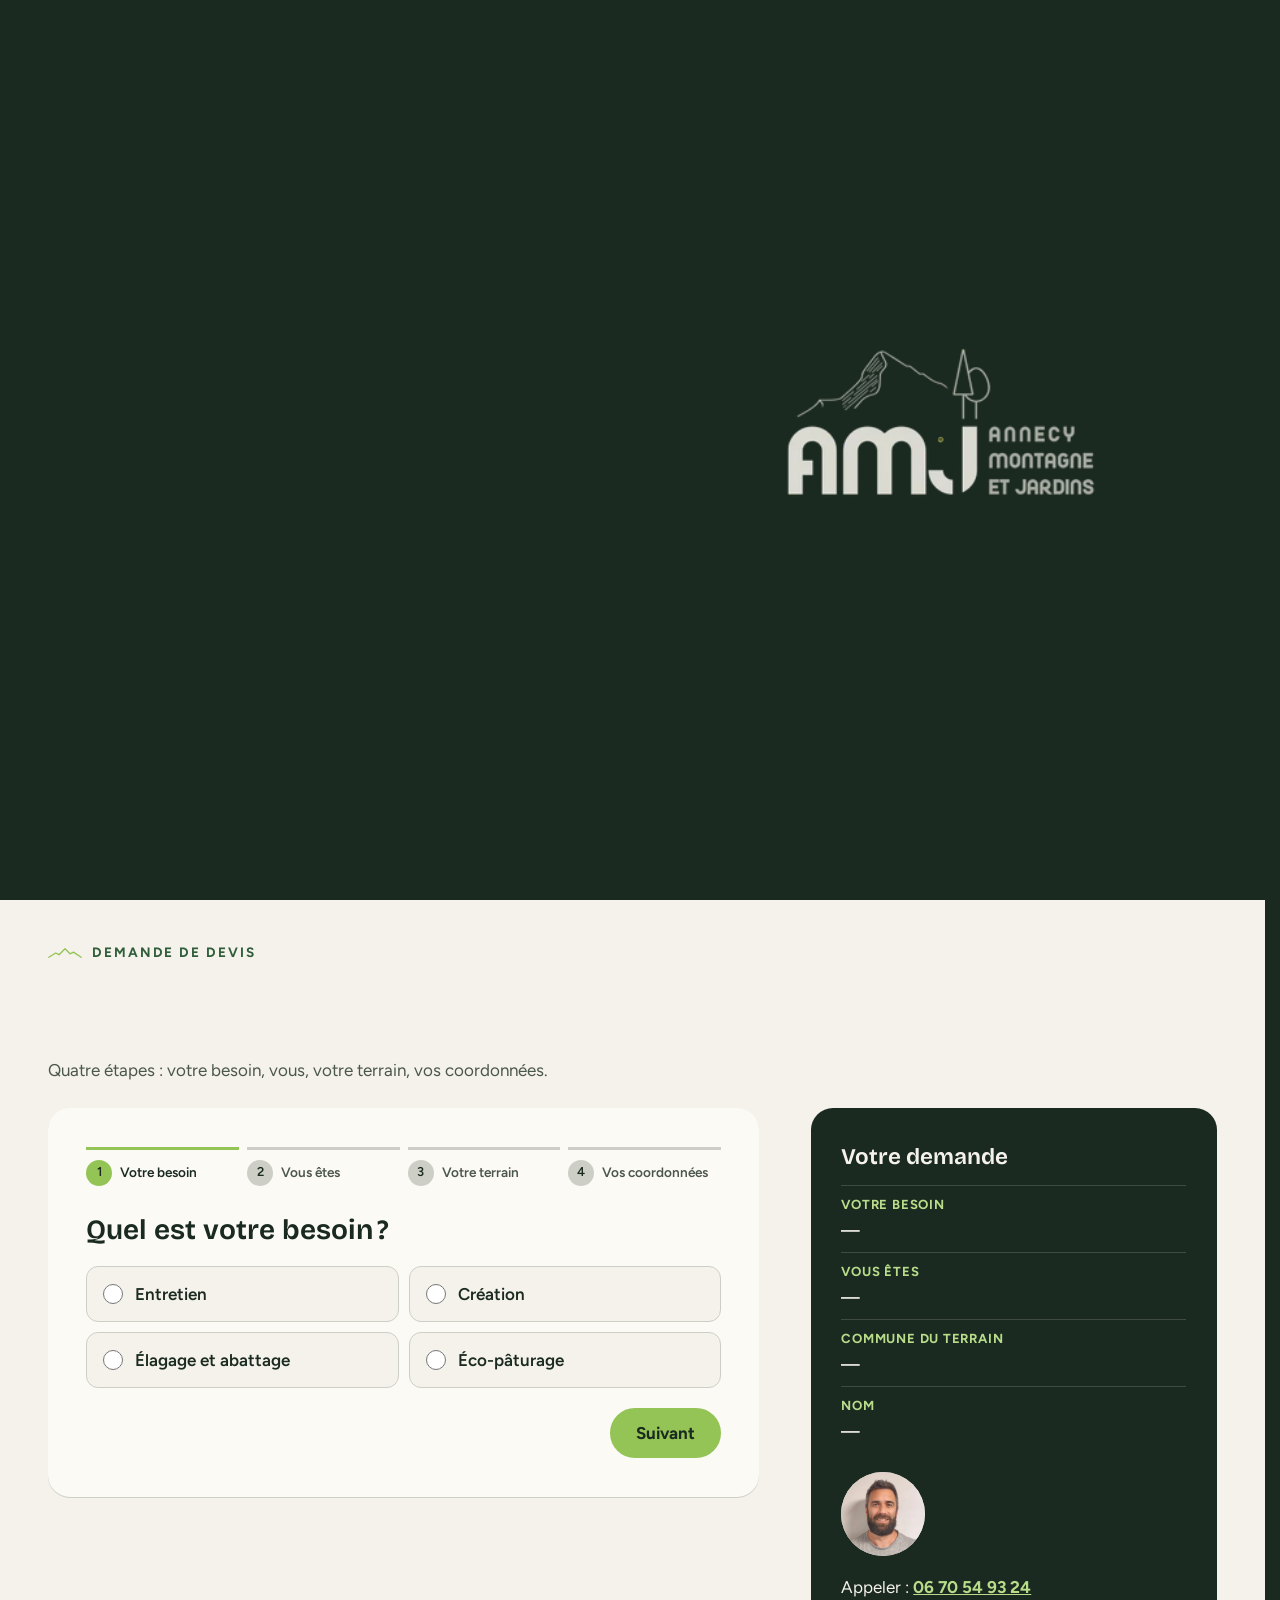
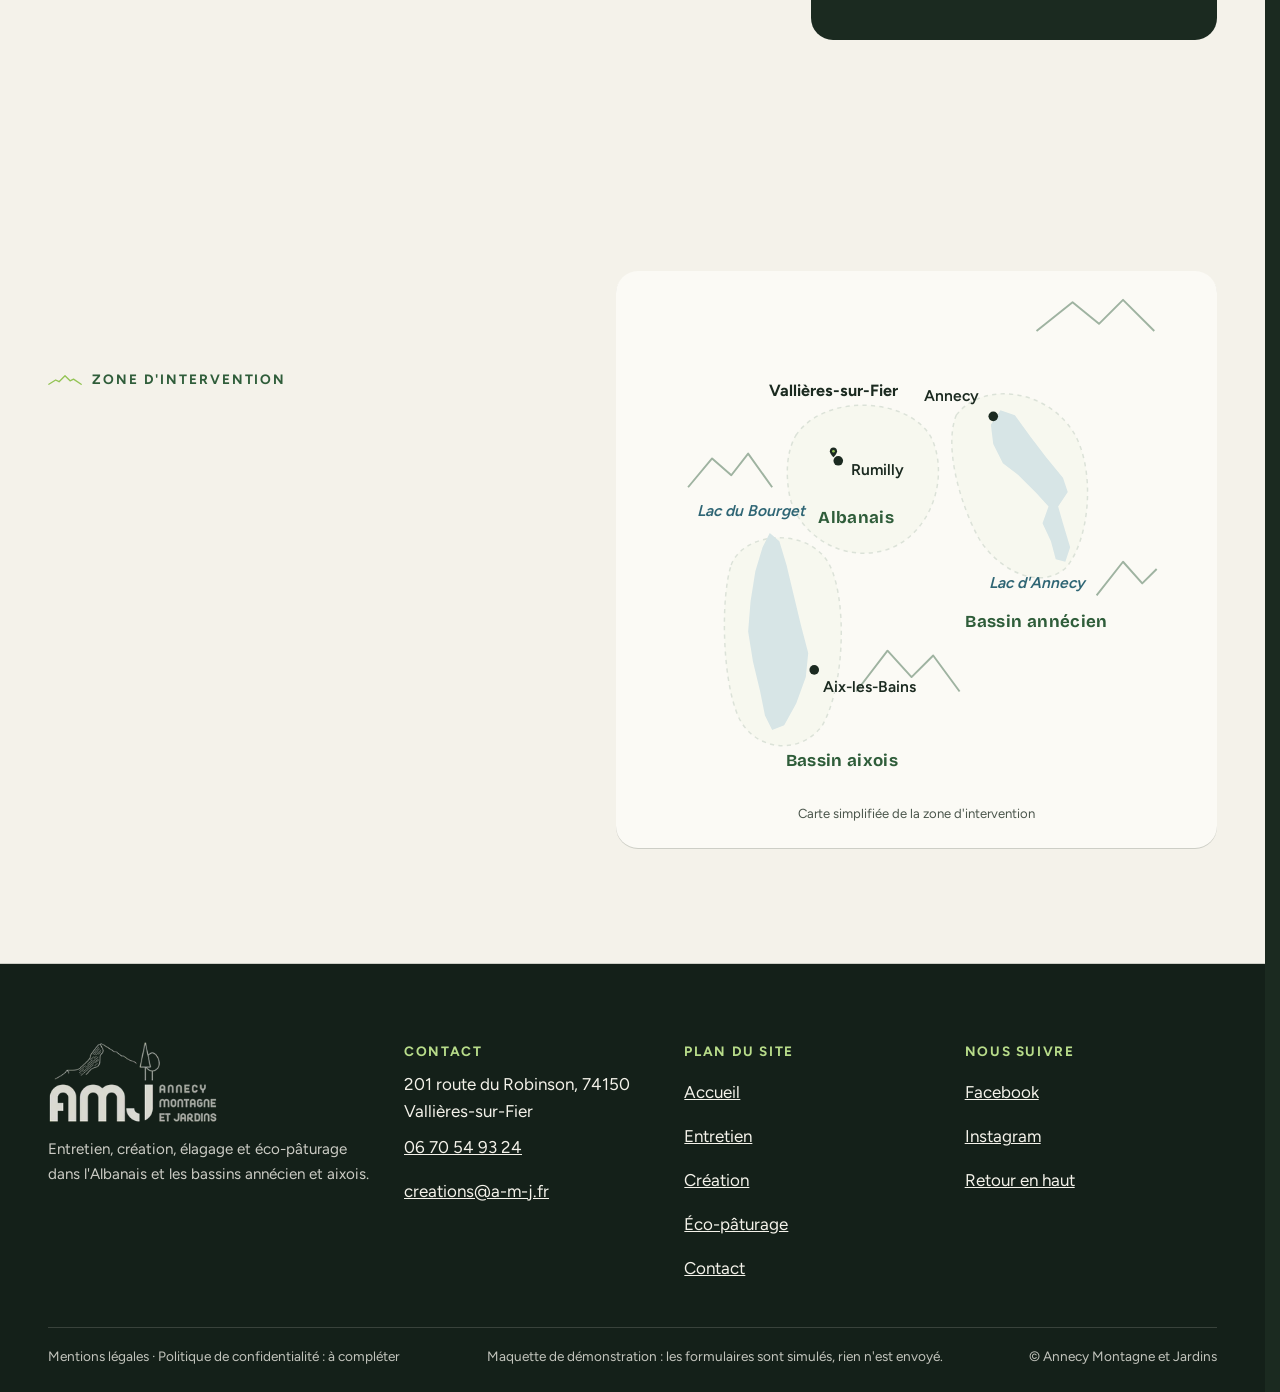
<file: contact.html>
<!doctype html>
<html lang="fr" data-v="2">
<head>
<meta charset="utf-8">
<meta name="viewport" content="width=device-width, initial-scale=1, viewport-fit=cover">
<title>Contact et devis : Annecy Montagne et Jardins</title>
<meta name="description" content="Demandez un devis d&#39;entretien, de création, d&#39;élagage ou d&#39;éco-pâturage. 06 70 54 93 24, Vallières-sur-Fier.">
<meta name="robots" content="noindex, nofollow">
<link rel="canonical" href="https://annecy-montagne-et-jardins-maquette.vercel.app/contact">
<style>:root{--fond:#f4f2ea;--texte:#1b2a20;--voile-fond:#1b2a20;--ouverture-fond:#1b2a20;--menu-fond:#1b2a20}:root { --entete-h: 72px; --barres-h: 0px; } html { background: var(--fond); color: var(--texte); scrollbar-gutter: stable; } body { margin: 0; background: var(--fond); } html.js:not(.secours):not([data-arrivee="retour"]) [data-anime] { opacity: 0; } html.js:not(.secours):not([data-arrivee="retour"]) [data-anime].vu { opacity: 1; } [data-voile] { position: fixed; inset: 0; z-index: 900; background: var(--voile-fond); transform: translateY(100%); visibility: hidden; pointer-events: none; } html[data-arrivee="voile"]:not(.voile-leve):not(.secours) [data-voile] { transform: none; visibility: visible; } html.secours [data-voile] { visibility: hidden !important; } .ouverture-panneau { position: fixed; inset: 0; z-index: 850; display: none; place-content: center; justify-items: center; background: var(--ouverture-fond, var(--voile-fond)); color: var(--fond); text-align: center; } html.js[data-arrivee="intro"]:not(.secours):not(.intro-finie) .ouverture-panneau { display: grid; } html.defilement-bloque, html.defilement-bloque body, html.js[data-arrivee="intro"]:not(.secours):not(.intro-finie), html.js[data-arrivee="intro"]:not(.secours):not(.intro-finie) body, html[data-arrivee="voile"]:not(.voile-leve):not(.secours), html[data-arrivee="voile"]:not(.voile-leve):not(.secours) body { overflow: hidden; } html.js[data-arrivee="intro"]:not(.secours):not(.intro-finie) { background-color: var(--ouverture-fond, var(--voile-fond)); } html[data-arrivee="voile"]:not(.voile-leve):not(.secours) { background-color: var(--voile-fond); }</style>
<script>(function () {
var d = document.documentElement, ss = null, ls = null;
try { ss = window.sessionStorage; ls = window.localStorage; } catch (e) {}
d.classList.add('js');
var nav = performance.getEntriesByType ? performance.getEntriesByType('navigation')[0] : null;
var type = nav ? nav.type : 'navigate';
var depart = null;
try { depart = JSON.parse(ss.getItem('socle:depart') || 'null'); ss.removeItem('socle:depart'); } catch (e) {}
if (depart && !(Date.now() - depart.t < 15000)) depart = null;
var mode = type === 'back_forward' ? 'retour' : type === 'reload' ? 'intro' : depart ? 'voile' : 'intro';
d.setAttribute('data-arrivee', mode);
if (mode === 'voile' && depart.couleur) d.style.setProperty('--voile-fond', depart.couleur);
if (type === 'reload' && 'scrollRestoration' in history) {
history.scrollRestoration = 'manual';
}
try {
var choisie = ls && ls.getItem('socle:langue');
var langue = (d.lang || '').slice(0, 2);
if (choisie && choisie !== langue && type === 'navigate' && !depart) {
var alt = document.querySelector('link[rel="alternate"][hreflang="' + choisie + '"]');
if (alt) location.replace(new URL(alt.href).pathname + location.search + location.hash);
}
} catch (e) {}
setTimeout(function () { if (!d.classList.contains('demarre')) d.classList.add('secours'); }, 2000);
})();</script>
<link rel="preload" href="/assets/fonts/bricolage.woff2" as="font" type="font/woff2" crossorigin>
<link rel="preload" href="/assets/fonts/figtree.woff2" as="font" type="font/woff2" crossorigin>
<link rel="stylesheet" href="/assets/css/socle.css?v=2">
<link rel="stylesheet" href="/assets/css/site.css?v=2">
<link rel="modulepreload" href="/assets/js/site.js?v=2">
<link rel="modulepreload" href="/assets/js/socle/index.js?v=2">
<script src="/assets/vendor/gsap.min.js" defer></script>
<script src="/assets/vendor/ScrollTrigger.min.js" defer></script>
<script src="/assets/vendor/SplitText.min.js" defer></script>
<script type="module" src="/assets/js/site.js?v=2"></script>
<meta name="theme-color" content="#f4f2ea">
<link rel="icon" href="/assets/images/favicon.svg" type="image/svg+xml">
<link rel="apple-touch-icon" href="/assets/images/apple-touch-icon.png">
<meta property="og:type" content="website">
<meta property="og:site_name" content="Annecy Montagne et Jardins">
<meta property="og:locale" content="fr_FR">
<meta property="og:title" content="Contact et devis : Annecy Montagne et Jardins">
<meta property="og:description" content="Demandez un devis d&#39;entretien, de création, d&#39;élagage ou d&#39;éco-pâturage. 06 70 54 93 24, Vallières-sur-Fier.">
<meta property="og:url" content="https://annecy-montagne-et-jardins-maquette.vercel.app/contact">
<meta property="og:image" content="https://annecy-montagne-et-jardins-maquette.vercel.app/assets/partage/contact-fr.jpg">
<meta property="og:image:width" content="1200">
<meta property="og:image:height" content="630">
<meta property="og:image:alt" content="Escalier en traverses dans un talus, vue sur la vallée">
<meta name="twitter:card" content="summary_large_image">
<script type="application/ld+json">{"@context":"https://schema.org","@type":"LandscapingBusiness","name":"Annecy Montagne et Jardins","alternateName":"AMJ","url":"https://annecy-montagne-et-jardins-maquette.vercel.app/","telephone":"+33670549324","email":"creations@a-m-j.fr","foundingDate":"2018","address":{"@type":"PostalAddress","streetAddress":"201 route du Robinson","postalCode":"74150","addressLocality":"Vallières-sur-Fier","addressCountry":"FR"},"areaServed":["Albanais","Bassin annécien","Bassin aixois"],"sameAs":["https://www.facebook.com/annecymontagneetjardins","https://www.instagram.com/annecymontagneetjardins/"],"description":"Entretien des espaces verts, création paysagère, élagage et abattage, éco-pâturage, pour les particuliers, les copropriétés, les entreprises et les collectivités."}</script>
</head>
<body id="haut">
<div data-voile data-forme="vague" aria-hidden="true"><svg class="voile-vague voile-vague--haut" viewBox="0 0 1440 120" preserveAspectRatio="none" aria-hidden="true"><path d="M0 120 V92 L120 80 L210 88 L330 54 L380 66 L470 22 L520 40 L560 30 L650 70 L720 62 L820 84 L900 76 L1000 96 L1080 70 L1170 46 L1230 58 L1320 82 L1440 74 V120 Z"/></svg><svg class="voile-vague voile-vague--bas" viewBox="0 0 1440 120" preserveAspectRatio="none" aria-hidden="true"><path d="M0 0 V28 L120 40 L210 32 L330 66 L380 54 L470 98 L520 80 L560 90 L650 50 L720 58 L820 36 L900 44 L1000 24 L1080 50 L1170 74 L1230 62 L1320 38 L1440 46 V0 Z"/></svg><div class="voile-contenu"><img src="/assets/images/logo-clair-240.webp" alt="" width="240" height="114"><span data-voile-libelle>Contact</span></div></div>
<div class="ouverture-panneau" data-ouverture aria-hidden="true">
  <svg class="ouverture-crete" viewBox="0 0 400 90" aria-hidden="true"><path class="crete-ligne" pathLength="1" d="M4 80 L52 66 L84 72 L128 40 L146 50 L182 12 L204 30 L222 22 L262 58 L292 50 L336 74 L396 68" fill="none" stroke="currentColor" stroke-width="2.4" stroke-linecap="round" stroke-linejoin="round"/><path class="crete-hachures" d="M182 14 L172 36 M192 24 L183 44 M201 32 L193 50 M146 52 L138 66 M226 26 L218 44" fill="none" stroke="currentColor" stroke-width="1.6" stroke-linecap="round"/></svg>
  <img class="ouverture-logo" src="/assets/images/logo-clair-240.webp" alt="" width="240" height="114" data-ouverture-objet>
  <p class="ouverture-ligne">Paysagiste dans l&#39;Albanais</p>
</div>
<a class="evitement" href="#contenu">Aller au contenu</a>
<header data-entete>
  <div class="entete-rangee">
    <a class="entete-logo" href="/" aria-label="Annecy Montagne et Jardins : Accueil" data-libelle="Accueil">
      <img src="/assets/images/logo-240.webp" alt="Annecy Montagne et Jardins" width="240" height="114">
    </a>
    <nav data-nav aria-label="Navigation principale">
      <ul><li><a href="/entretien" data-libelle="Entretien">Entretien</a></li><li><a href="/creation" data-libelle="Création">Création</a></li><li><a href="/eco-paturage" data-libelle="Éco-pâturage">Éco-pâturage</a></li><li><a href="/contact" data-libelle="Contact" aria-current="page">Contact</a></li></ul>
    </nav>
    <div class="entete-actions">
      <a class="bouton" href="/contact#devis" data-libelle="Contact">Demander un devis</a>
      <button type="button" data-menu-bouton aria-controls="menu" aria-expanded="false" data-libelle-ouvrir="Menu" data-libelle-fermer="Fermer"><span data-libelle-bouton>Menu</span></button>
      <a class="menu-sansjs" href="#menu" data-menu-lien>Menu</a>
    </div>
  </div>
</header>
<script>/* Avant le premier affichage : rangées de la navigation (même règle que ajusterNav dans assets/js/socle/entete.js)
   et hauteur réelle de l'en-tête, pour que rien ne saute quand le JavaScript du site prend la main. */
(function () {
  var h = document.documentElement, u = document.querySelector('[data-nav] ul'), e = document.querySelector('[data-entete]');
  if (u) {
    var deborde = function () { return u.scrollWidth > u.clientWidth + 1; }, c = deborde();
    if (c && window.matchMedia('(min-width: 900px)').matches) {
      h.classList.add('nav-deux-rangees'); c = deborde();
      if (c) { h.classList.add('nav-deux-lignes'); var a = u.querySelector('a'); c = !a || u.getBoundingClientRect().height > a.getBoundingClientRect().height * 2.5; }
      if (c) h.classList.remove('nav-deux-rangees', 'nav-deux-lignes');
    }
    if (c) h.classList.add('nav-compacte');
  }
  if (e) h.style.setProperty('--entete-h', Math.round(e.getBoundingClientRect().height) + 'px');
})();</script>
<span id="menu-ferme" aria-hidden="true"></span>
<div id="menu" data-menu role="dialog" aria-modal="true" aria-label="Menu">
  <p class="menu-sansjs-fermer"><a href="#menu-ferme">Fermer</a></p>
  <ul><li style="--i:0"><a href="/" class="menu-lien" data-libelle="Accueil">Accueil</a></li><li style="--i:1"><a href="/entretien" class="menu-lien" data-libelle="Entretien">Entretien</a></li><li style="--i:2"><a href="/creation" class="menu-lien" data-libelle="Création">Création</a></li><li style="--i:3"><a href="/eco-paturage" class="menu-lien" data-libelle="Éco-pâturage">Éco-pâturage</a></li><li style="--i:4"><a href="/contact" class="menu-lien" data-libelle="Contact" aria-current="page">Contact</a></li></ul>
  <p><a class="bouton" href="tel:+33670549324">Appeler 06 70 54 93 24</a></p>
</div>
<main id="contenu" tabindex="-1">
<section class="ouverture-contact" id="debut">
  <div class="conteneur ouverture-contact-grille">
    <div class="ouverture-texte">
      <p class="surtitre"><svg viewBox="0 0 40 14" aria-hidden="true"><path d="M1 12 L9 7 L13 9 L20 2 L26 8 L30 6 L39 12" fill="none" stroke="currentColor" stroke-width="1.6" stroke-linejoin="round" stroke-linecap="round"/></svg>Contact et devis</p>
      <h1 data-anime="lignes">Parlons de <em>votre jardin.</em></h1>
      <p class="masque-ecran-tres-bas masque-petit" data-anime>Une question, un projet, un arbre à soigner : écrivez-nous ou appelez-nous, nous traitons votre demande dans les plus brefs délais.</p>
      <p class="actions" data-anime><a class="bouton" href="#devis" data-action-principale data-sans-transition data-survol="magnetique">Demander un devis</a></p>
      <p class="info-cle" data-info-cle>Albanais · bassins annécien et aixois</p>
      <dl class="coordonnees" data-anime="cascade">
        <div><dt>Téléphone</dt><dd><a href="tel:+33670549324">06 70 54 93 24</a></dd></div>
        <div><dt>E-mail</dt><dd><a href="mailto:creations@a-m-j.fr">creations@a-m-j.fr</a></dd></div>
        <div><dt>Adresse</dt><dd>201 route du Robinson, 74150 Vallières-sur-Fier</dd></div>
      </dl>
    </div>
    <figure class="media ouverture-contact-media" data-fx="parallaxe" data-fx-force="8" data-iris-centre style="--cadrage:45% 55%;--apercu:url([data-uri])">
  <picture>
    <img src="/assets/images/real-escalier-traverses-960.webp" srcset="/assets/images/real-escalier-traverses-480.webp 480w, /assets/images/real-escalier-traverses-640.webp 640w, /assets/images/real-escalier-traverses-960.webp 960w" sizes="(max-width: 760px) 100vw, 45vw" alt="Escalier en traverses de bois dans un talus, vue sur la vallée" width="960" height="1280" fetchpriority="high" loading="eager" decoding="async">
  </picture>
</figure>
  </div>
</section>
<section class="section devis" id="devis">
  <div class="conteneur">
    <div class="tete ">
  <p class="surtitre"><svg viewBox="0 0 40 14" aria-hidden="true"><path d="M1 12 L9 7 L13 9 L20 2 L26 8 L30 6 L39 12" fill="none" stroke="currentColor" stroke-width="1.6" stroke-linejoin="round" stroke-linecap="round"/></svg>Demande de devis</p>
  <h2 data-anime="lignes">Votre demande <em>en quatre étapes.</em></h2>
</div>
    <p class="devis-etapes-texte">Quatre étapes : votre besoin, vous, votre terrain, vos coordonnées.</p>
    <div class="devis-grille">
      <form class="formulaire devis-form" data-formulaire data-etapes action="#" novalidate data-requis="Ce champ est à remplir." data-choix="Choisissez une réponse.">
        <ol class="devis-progres" aria-hidden="true">
          <li data-etape-repere="0"><span>1</span><b class="devis-progres-texte">Votre besoin</b></li><li data-etape-repere="1"><span>2</span><b class="devis-progres-texte">Vous êtes</b></li><li data-etape-repere="2"><span>3</span><b class="devis-progres-texte">Votre terrain</b></li><li data-etape-repere="3"><span>4</span><b class="devis-progres-texte">Vos coordonnées</b></li>
        </ol>
        <div class="devis-cadre" data-etapes-cadre>
          <fieldset class="etape" data-etape="0">
            <legend>Quel est votre besoin ?</legend>
            <div class="choix-grille"><label class="choix"><input type="radio" name="sujet" value="entretien" required><span>Entretien</span></label><label class="choix"><input type="radio" name="sujet" value="creation"><span>Création</span></label><label class="choix"><input type="radio" name="sujet" value="elagage"><span>Élagage et abattage</span></label><label class="choix"><input type="radio" name="sujet" value="eco-paturage"><span>Éco-pâturage</span></label></div>
          </fieldset>
          <fieldset class="etape" data-etape="1">
            <legend>Vous êtes…</legend>
            <div class="choix-grille"><label class="choix"><input type="radio" name="profil" value="particulier" required><span>Un particulier</span></label><label class="choix"><input type="radio" name="profil" value="copropriete"><span>Une copropriété</span></label><label class="choix"><input type="radio" name="profil" value="entreprise"><span>Une entreprise</span></label><label class="choix"><input type="radio" name="profil" value="collectivite"><span>Une collectivité</span></label></div>
          </fieldset>
          <fieldset class="etape" data-etape="2">
            <legend>Votre terrain</legend>
            <div class="champ"><label for="f-commune">Commune du terrain</label><input id="f-commune" name="commune" autocomplete="address-level2" required></div>
            <div class="champ"><label for="f-surface">Surface approximative (facultatif)</label>
              <select id="f-surface" name="surface"><option value="">—</option><option value="Moins de 500 m²">Moins de 500 m²</option><option value="De 500 à 2 000 m²">De 500 à 2 000 m²</option><option value="Plus de 2 000 m²">Plus de 2 000 m²</option><option value="Je ne sais pas">Je ne sais pas</option></select></div>
            <div class="champ"><label for="f-message">Votre projet en quelques mots</label><textarea id="f-message" name="message" rows="4"></textarea></div>
          </fieldset>
          <fieldset class="etape" data-etape="3">
            <legend>Vos coordonnées</legend>
            <div class="champ"><label for="f-nom">Nom</label><input id="f-nom" name="nom" autocomplete="name" required></div>
            <div class="champ"><label for="f-email">E-mail</label><input id="f-email" name="email" type="email" autocomplete="email" required></div>
            <div class="champ"><label for="f-tel">Téléphone</label><input id="f-tel" name="tel" type="tel" autocomplete="tel"></div>
            <p class="mention-donnees">Vos coordonnées servent uniquement à répondre à votre demande. Politique de confidentialité : à compléter.</p>
          </fieldset>
        </div>
        <p class="devis-boutons">
          <button type="button" class="bouton bouton--contour" data-etape-retour>Retour</button>
          <button type="button" class="bouton" data-etape-suivant>Suivant</button>
          <button type="submit" class="bouton" data-etape-envoyer>Envoyer la demande</button>
        </p>
        <p class="devis-message" data-message-envoi data-texte="Merci pour votre message (demande simulée : rien n&#39;a été envoyé). Sur le site final, AMJ traite votre demande dans les plus brefs délais." role="status" tabindex="-1" hidden></p>
      </form>
      <aside class="recap" data-recap aria-label="Votre demande">
        <p class="recap-titre">Votre demande</p>
        <dl>
          <div><dt>Votre besoin</dt><dd data-recap-champ="sujet" data-vide="—">—</dd></div>
          <div><dt>Vous êtes</dt><dd data-recap-champ="profil" data-vide="—">—</dd></div>
          <div><dt>Commune du terrain</dt><dd data-recap-champ="commune" data-vide="—">—</dd></div>
          <div><dt>Nom</dt><dd data-recap-champ="nom" data-vide="—">—</dd></div>
        </dl>
        <figure class="media recap-photo" style="--cadrage:50% 35%">
  <picture>
    <img src="/assets/images/equipe-benoit-784.webp" srcset="/assets/images/equipe-benoit-480.webp 480w, /assets/images/equipe-benoit-640.webp 640w, /assets/images/equipe-benoit-784.webp 784w" sizes="120px" alt="Benoit, gérant d’Annecy Montagne et Jardins" width="784" height="980" loading="lazy" decoding="async">
  </picture>
</figure>
        <p class="recap-tel">Appeler : <a href="tel:+33670549324">06 70 54 93 24</a></p>
      </aside>
    </div>
  </div>
</section>
<section class="section zone" id="zone">
  <div class="conteneur zone-grille">
    <div>
      <div class="tete ">
  <p class="surtitre"><svg viewBox="0 0 40 14" aria-hidden="true"><path d="M1 12 L9 7 L13 9 L20 2 L26 8 L30 6 L39 12" fill="none" stroke="currentColor" stroke-width="1.6" stroke-linejoin="round" stroke-linecap="round"/></svg>Zone d&#39;intervention</p>
  <h2 data-anime="lignes">Entre <em>deux lacs,</em> depuis Vallières-sur-Fier.</h2>
</div>
      <p data-anime>Nous intervenons dans l&#39;Albanais et dans les bassins annécien et aixois. Un doute sur votre commune ? Appelez-nous.</p>
      <p class="actions" data-anime><a class="bouton bouton--contour" href="tel:+33670549324">Appeler 06 70 54 93 24</a></p>
    </div>
    <figure class="carte-zone" data-effet="lacs" data-visuel>
  <svg viewBox="-30 0 460 420" role="img" aria-labelledby="carte-titre">
    <title id="carte-titre">Carte de la zone d&#39;intervention : l&#39;Albanais autour de Rumilly, le bassin annécien autour du lac d&#39;Annecy et le bassin aixois autour du lac du Bourget, avec le siège à Vallières-sur-Fier.</title>
    <defs>
      <pattern id="hachure" width="8" height="8" patternUnits="userSpaceOnUse" patternTransform="rotate(35)"><line x1="0" y1="0" x2="0" y2="8" stroke="currentColor" stroke-width="1.4"/></pattern>
      <linearGradient id="eau" x1="0" y1="0" x2="0" y2="1"><stop offset="0" stop-color="#7fb6c4"/><stop offset="1" stop-color="#3f8394"/></linearGradient>
      <clipPath id="clip-annecy"><rect class="eau-niveau" x="230" y="90" width="110" height="140"/></clipPath>
      <clipPath id="clip-bourget"><rect class="eau-niveau" x="40" y="190" width="90" height="180"/></clipPath>
    </defs>
    <g class="relief" aria-hidden="true">
      <path d="M300 30 L330 6 L352 24 L372 4 L398 30" /><path d="M350 250 L372 222 L388 240 L400 228" /><path d="M150 330 L176 296 L196 318 L214 300 L236 330" /><path d="M10 160 L30 136 L46 150 L60 132 L80 160" />
    </g>
    <g class="zones">
      <path class="zone zone-albanais" d="M92 112 C120 70 205 76 222 118 C238 160 214 214 170 222 C128 230 92 200 86 168 C82 146 84 126 92 112 Z"/>
      <path class="zone zone-annecien" d="M226 92 C250 60 312 66 338 110 C358 146 352 210 330 236 C304 260 262 236 246 206 C230 176 214 122 226 92 Z"/>
      <path class="zone zone-aixois" d="M40 216 C52 184 112 180 132 214 C150 246 148 330 126 368 C104 398 56 392 44 352 C32 318 30 248 40 216 Z"/>
    </g>
    <g class="lacs">
      <path class="lac-fond" d="M270 96 L282 100 L295 118 L308 135 L322 152 L326 164 L318 176 L322 190 L328 210 L324 222 L316 220 L312 205 L305 190 L310 176 L300 165 L285 150 L272 140 L264 124 L262 108 Z"/>
      <path class="lac-eau" clip-path="url(#clip-annecy)" d="M270 96 L282 100 L295 118 L308 135 L322 152 L326 164 L318 176 L322 190 L328 210 L324 222 L316 220 L312 205 L305 190 L310 176 L300 165 L285 150 L272 140 L264 124 L262 108 Z"/>
      <path class="lac-fond" d="M78 198 L86 205 L92 225 L98 250 L104 275 L110 298 L108 318 L100 340 L90 358 L80 362 L74 350 L70 330 L64 305 L60 280 L62 255 L66 230 L72 210 Z"/>
      <path class="lac-eau" clip-path="url(#clip-bourget)" d="M78 198 L86 205 L92 225 L98 250 L104 275 L110 298 L108 318 L100 340 L90 358 L80 362 L74 350 L70 330 L64 305 L60 280 L62 255 L66 230 L72 210 Z"/>
    </g>
    <g class="villes">
      <circle cx="264" cy="101" r="4"/><text x="252" y="88" text-anchor="end">Annecy</text>
      <circle cx="115" cy="312" r="4"/><text x="122" y="330">Aix-les-Bains</text>
      <circle cx="135" cy="138" r="4"/><text x="146" y="150">Rumilly</text>
    </g>
    <g class="etiquettes">
      <text class="etiquette-zone" x="150" y="190" text-anchor="middle">Albanais</text>
      <text class="etiquette-zone" x="300" y="276" text-anchor="middle">Bassin annécien</text>
      <text class="etiquette-zone" x="138" y="392" text-anchor="middle">Bassin aixois</text>
      <text class="etiquette-lac" x="300" y="244" text-anchor="middle">Lac d&#39;Annecy</text>
      <text class="etiquette-lac" x="62" y="184" text-anchor="middle">Lac du Bourget</text>
    </g>
    <g class="siege">
      <g class="siege-epingle"><path d="M131 95 c-9 0 -15 7 -15 15 c0 11 15 25 15 25 s15 -14 15 -25 c0 -8 -6 -15 -15 -15 z"/><circle cx="131" cy="110" r="5.5" class="siege-trou"/></g>
      <text class="etiquette-siege" x="131" y="84" text-anchor="middle">Vallières-sur-Fier</text>
    </g>
  </svg>
  <figcaption>Carte simplifiée de la zone d&#39;intervention</figcaption>
</figure>
  </div>
</section>
</main>
<footer class="pied" id="pied">
  <div class="conteneur pied-grille">
    <div class="pied-marque">
      <img src="/assets/images/logo-clair-240.webp" alt="Annecy Montagne et Jardins" width="240" height="114" loading="lazy">
      <p>Entretien, création, élagage et éco-pâturage dans l&#39;Albanais et les bassins annécien et aixois.</p>
    </div>
    <div>
      <p class="pied-titre">Contact</p>
      <p>201 route du Robinson, 74150 Vallières-sur-Fier<br><a href="tel:+33670549324">06 70 54 93 24</a><br><a href="mailto:creations@a-m-j.fr">creations@a-m-j.fr</a></p>
    </div>
    <nav aria-label="Plan du site">
      <p class="pied-titre">Plan du site</p>
      <ul><li><a href="/" data-libelle="Accueil">Accueil</a></li><li><a href="/entretien" data-libelle="Entretien">Entretien</a></li><li><a href="/creation" data-libelle="Création">Création</a></li><li><a href="/eco-paturage" data-libelle="Éco-pâturage">Éco-pâturage</a></li><li><a href="/contact" data-libelle="Contact" aria-current="page">Contact</a></li></ul>
    </nav>
    <div>
      <p class="pied-titre">Nous suivre</p>
      <ul>
        <li><a href="https://www.facebook.com/annecymontagneetjardins" target="_blank" rel="noopener">Facebook<span class="visuellement-cache"> (nouvel onglet)</span></a></li>
        <li><a href="https://www.instagram.com/annecymontagneetjardins/" target="_blank" rel="noopener">Instagram<span class="visuellement-cache"> (nouvel onglet)</span></a></li>
        <li><a href="#haut" data-sans-transition>Retour en haut</a></li>
      </ul>
    </div>
  </div>
  <div class="conteneur pied-bas"><p>Mentions légales · Politique de confidentialité : à compléter</p><p>Maquette de démonstration : les formulaires sont simulés, rien n&#39;est envoyé.</p><p>© Annecy Montagne et Jardins</p></div>
</footer>
<div data-barre-fixe>
  <a class="bouton bouton--contour" href="tel:+33670549324">Appeler</a>
  <a class="bouton" href="/contact#devis" data-libelle="Contact">Demander un devis</a>
</div>
</body>
</html>
</file>
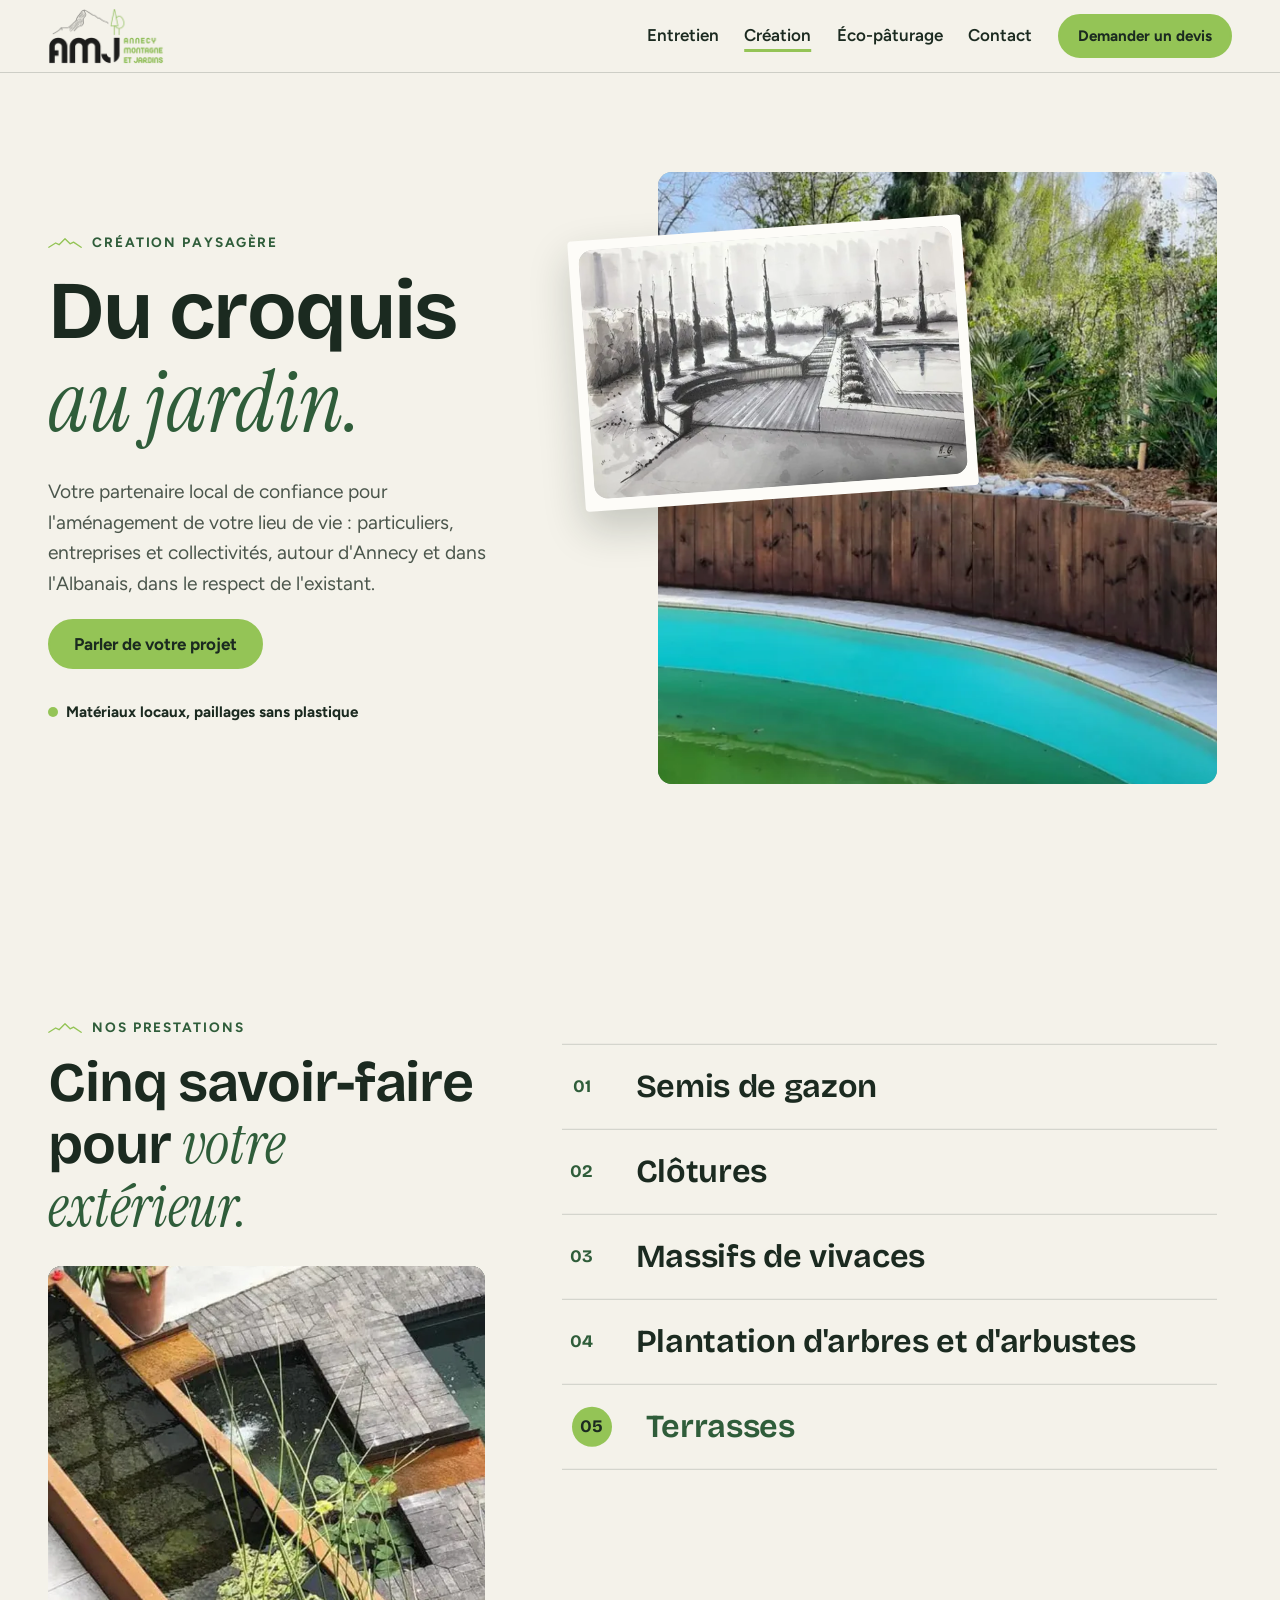
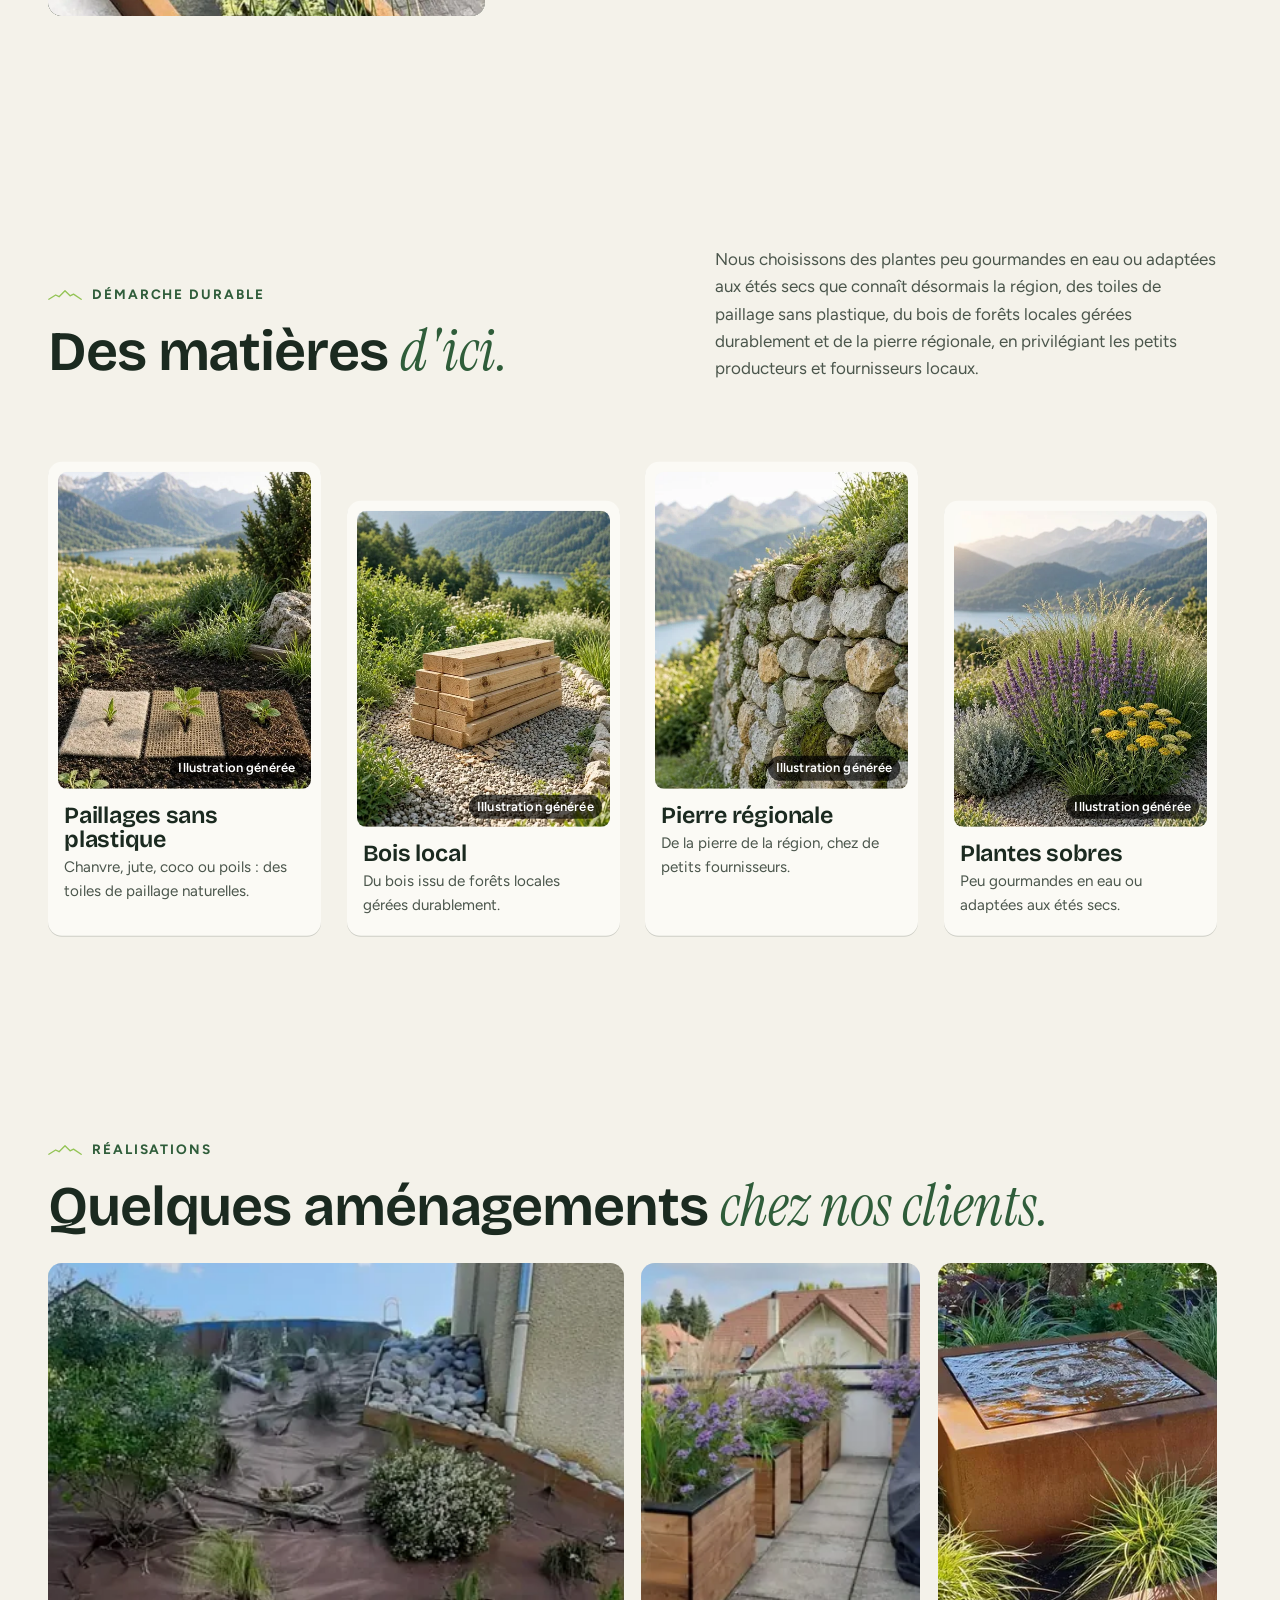
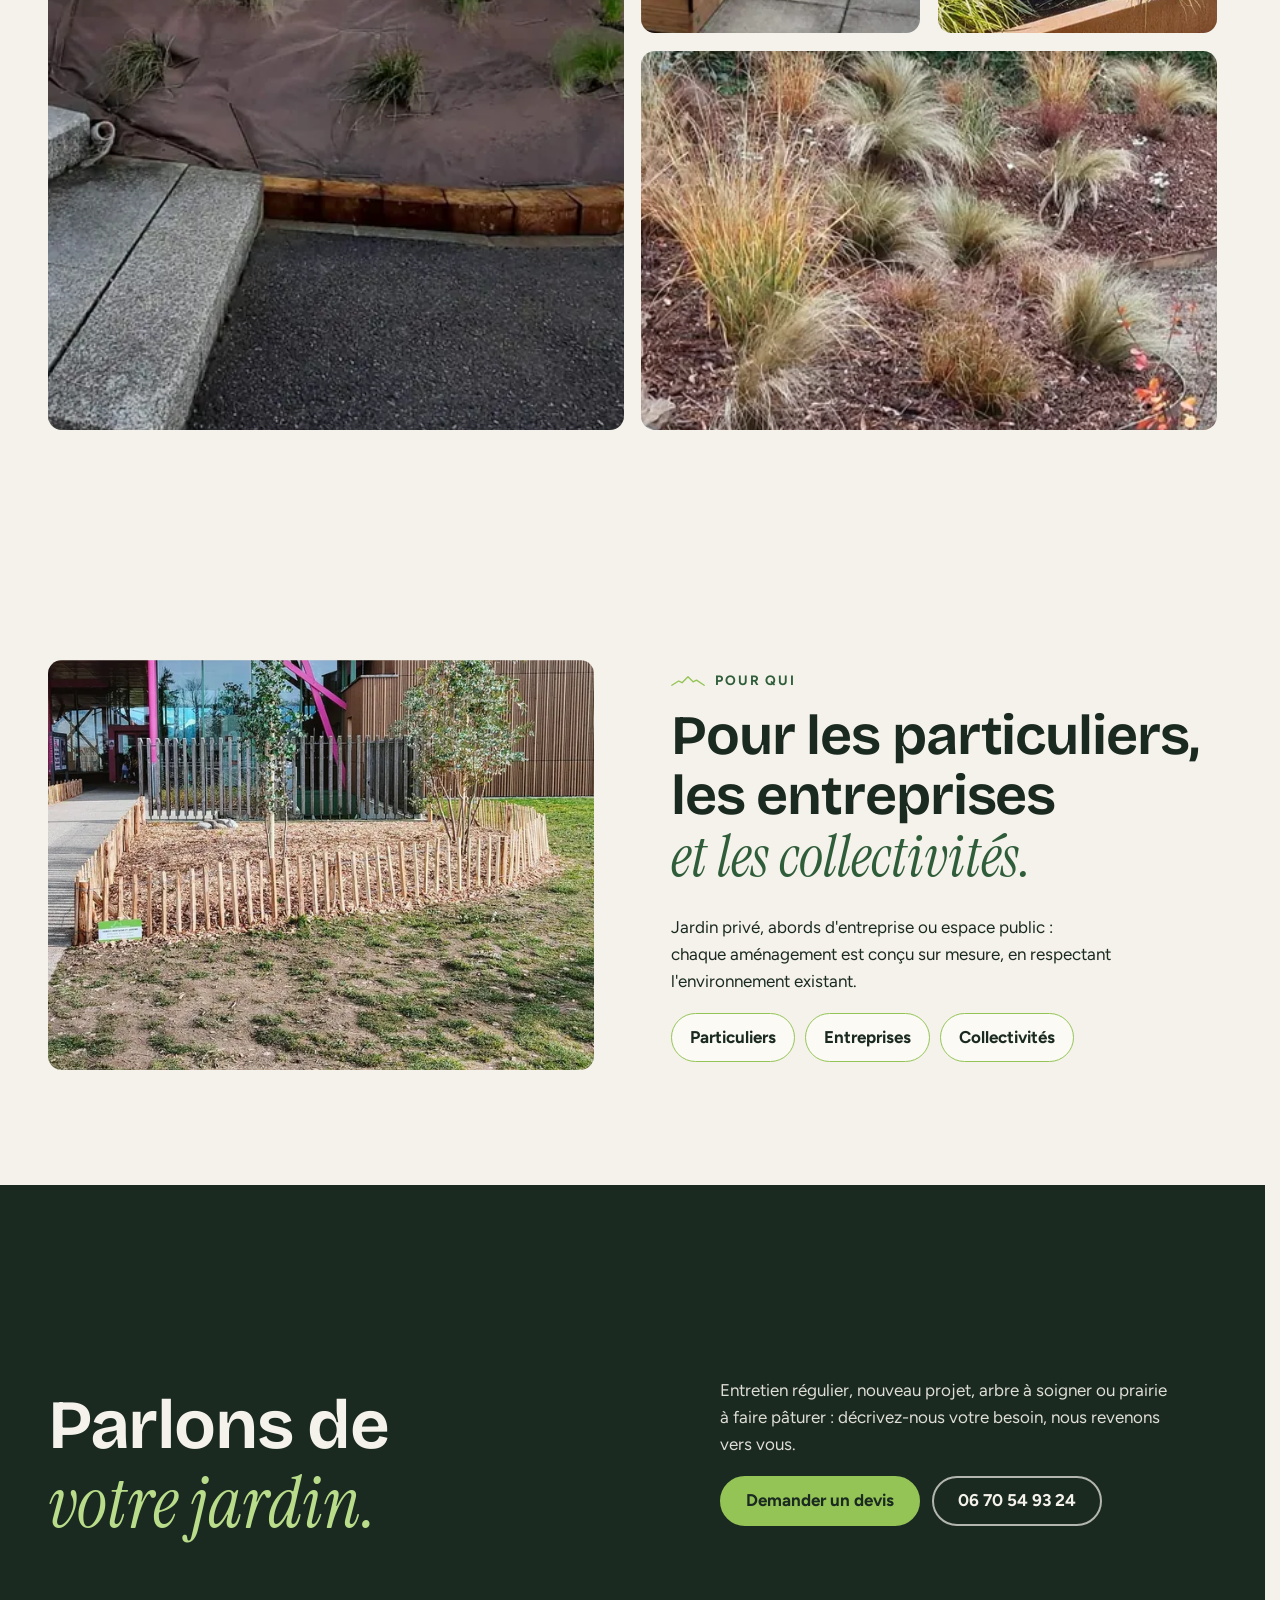
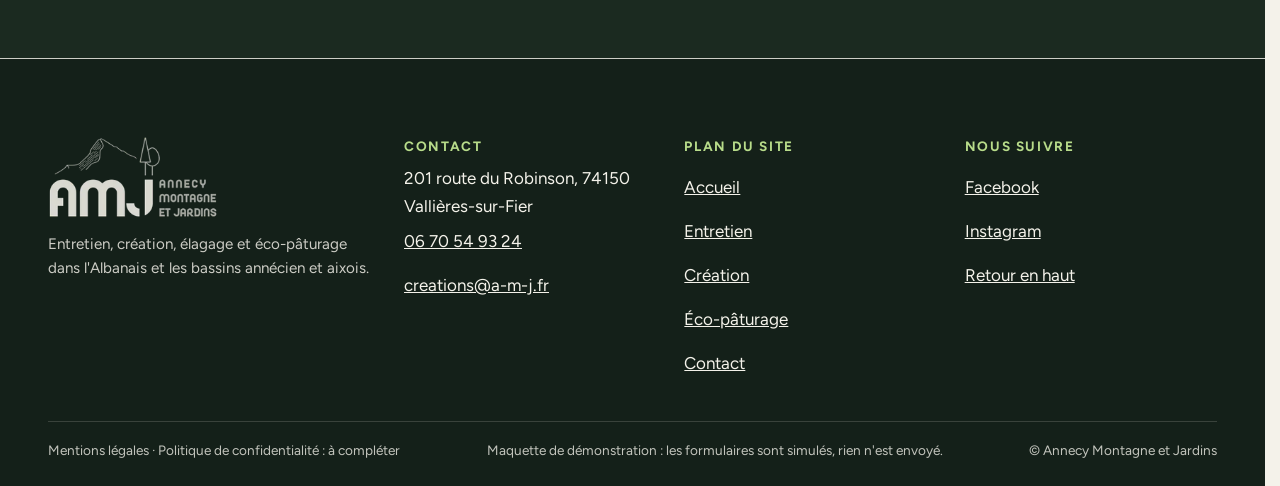
<file: creation.html>
<!doctype html>
<html lang="fr" data-v="2">
<head>
<meta charset="utf-8">
<meta name="viewport" content="width=device-width, initial-scale=1, viewport-fit=cover">
<title>Création paysagère : Annecy Montagne et Jardins</title>
<meta name="description" content="Gazon, clôtures, massifs de vivaces, arbres, arbustes et terrasses, avec des plantes sobres en eau et des matériaux locaux, autour d&#39;Annecy et dans l&#39;Albanais.">
<meta name="robots" content="noindex, nofollow">
<link rel="canonical" href="https://annecy-montagne-et-jardins-maquette.vercel.app/creation">
<style>:root{--fond:#f4f2ea;--texte:#1b2a20;--voile-fond:#1b2a20;--ouverture-fond:#1b2a20;--menu-fond:#1b2a20}:root { --entete-h: 72px; --barres-h: 0px; } html { background: var(--fond); color: var(--texte); scrollbar-gutter: stable; } body { margin: 0; background: var(--fond); } html.js:not(.secours):not([data-arrivee="retour"]) [data-anime] { opacity: 0; } html.js:not(.secours):not([data-arrivee="retour"]) [data-anime].vu { opacity: 1; } [data-voile] { position: fixed; inset: 0; z-index: 900; background: var(--voile-fond); transform: translateY(100%); visibility: hidden; pointer-events: none; } html[data-arrivee="voile"]:not(.voile-leve):not(.secours) [data-voile] { transform: none; visibility: visible; } html.secours [data-voile] { visibility: hidden !important; } .ouverture-panneau { position: fixed; inset: 0; z-index: 850; display: none; place-content: center; justify-items: center; background: var(--ouverture-fond, var(--voile-fond)); color: var(--fond); text-align: center; } html.js[data-arrivee="intro"]:not(.secours):not(.intro-finie) .ouverture-panneau { display: grid; } html.defilement-bloque, html.defilement-bloque body, html.js[data-arrivee="intro"]:not(.secours):not(.intro-finie), html.js[data-arrivee="intro"]:not(.secours):not(.intro-finie) body, html[data-arrivee="voile"]:not(.voile-leve):not(.secours), html[data-arrivee="voile"]:not(.voile-leve):not(.secours) body { overflow: hidden; } html.js[data-arrivee="intro"]:not(.secours):not(.intro-finie) { background-color: var(--ouverture-fond, var(--voile-fond)); } html[data-arrivee="voile"]:not(.voile-leve):not(.secours) { background-color: var(--voile-fond); }</style>
<script>(function () {
var d = document.documentElement, ss = null, ls = null;
try { ss = window.sessionStorage; ls = window.localStorage; } catch (e) {}
d.classList.add('js');
var nav = performance.getEntriesByType ? performance.getEntriesByType('navigation')[0] : null;
var type = nav ? nav.type : 'navigate';
var depart = null;
try { depart = JSON.parse(ss.getItem('socle:depart') || 'null'); ss.removeItem('socle:depart'); } catch (e) {}
if (depart && !(Date.now() - depart.t < 15000)) depart = null;
var mode = type === 'back_forward' ? 'retour' : type === 'reload' ? 'intro' : depart ? 'voile' : 'intro';
d.setAttribute('data-arrivee', mode);
if (mode === 'voile' && depart.couleur) d.style.setProperty('--voile-fond', depart.couleur);
if (type === 'reload' && 'scrollRestoration' in history) {
history.scrollRestoration = 'manual';
}
try {
var choisie = ls && ls.getItem('socle:langue');
var langue = (d.lang || '').slice(0, 2);
if (choisie && choisie !== langue && type === 'navigate' && !depart) {
var alt = document.querySelector('link[rel="alternate"][hreflang="' + choisie + '"]');
if (alt) location.replace(new URL(alt.href).pathname + location.search + location.hash);
}
} catch (e) {}
setTimeout(function () { if (!d.classList.contains('demarre')) d.classList.add('secours'); }, 2000);
})();</script>
<link rel="preload" href="/assets/fonts/bricolage.woff2" as="font" type="font/woff2" crossorigin>
<link rel="preload" href="/assets/fonts/figtree.woff2" as="font" type="font/woff2" crossorigin>
<link rel="stylesheet" href="/assets/css/socle.css?v=2">
<link rel="stylesheet" href="/assets/css/site.css?v=2">
<link rel="modulepreload" href="/assets/js/site.js?v=2">
<link rel="modulepreload" href="/assets/js/socle/index.js?v=2">
<script src="/assets/vendor/gsap.min.js" defer></script>
<script src="/assets/vendor/ScrollTrigger.min.js" defer></script>
<script src="/assets/vendor/SplitText.min.js" defer></script>
<script type="module" src="/assets/js/site.js?v=2"></script>
<meta name="theme-color" content="#f4f2ea">
<link rel="icon" href="/assets/images/favicon.svg" type="image/svg+xml">
<link rel="apple-touch-icon" href="/assets/images/apple-touch-icon.png">
<meta property="og:type" content="website">
<meta property="og:site_name" content="Annecy Montagne et Jardins">
<meta property="og:locale" content="fr_FR">
<meta property="og:title" content="Création paysagère : Annecy Montagne et Jardins">
<meta property="og:description" content="Gazon, clôtures, massifs de vivaces, arbres, arbustes et terrasses, avec des plantes sobres en eau et des matériaux locaux, autour d&#39;Annecy et dans l&#39;Albanais.">
<meta property="og:url" content="https://annecy-montagne-et-jardins-maquette.vercel.app/creation">
<meta property="og:image" content="https://annecy-montagne-et-jardins-maquette.vercel.app/assets/partage/creation-fr.jpg">
<meta property="og:image:width" content="1200">
<meta property="og:image:height" content="630">
<meta property="og:image:alt" content="Piscine bordée d&#39;un mur en bois et d&#39;un massif planté">
<meta name="twitter:card" content="summary_large_image">
<script type="application/ld+json">{"@context":"https://schema.org","@type":"LandscapingBusiness","name":"Annecy Montagne et Jardins","alternateName":"AMJ","url":"https://annecy-montagne-et-jardins-maquette.vercel.app/","telephone":"+33670549324","email":"creations@a-m-j.fr","foundingDate":"2018","address":{"@type":"PostalAddress","streetAddress":"201 route du Robinson","postalCode":"74150","addressLocality":"Vallières-sur-Fier","addressCountry":"FR"},"areaServed":["Albanais","Bassin annécien","Bassin aixois"],"sameAs":["https://www.facebook.com/annecymontagneetjardins","https://www.instagram.com/annecymontagneetjardins/"],"description":"Entretien des espaces verts, création paysagère, élagage et abattage, éco-pâturage, pour les particuliers, les copropriétés, les entreprises et les collectivités."}</script>
</head>
<body id="haut">
<div data-voile data-forme="vague" aria-hidden="true"><svg class="voile-vague voile-vague--haut" viewBox="0 0 1440 120" preserveAspectRatio="none" aria-hidden="true"><path d="M0 120 V92 L120 80 L210 88 L330 54 L380 66 L470 22 L520 40 L560 30 L650 70 L720 62 L820 84 L900 76 L1000 96 L1080 70 L1170 46 L1230 58 L1320 82 L1440 74 V120 Z"/></svg><svg class="voile-vague voile-vague--bas" viewBox="0 0 1440 120" preserveAspectRatio="none" aria-hidden="true"><path d="M0 0 V28 L120 40 L210 32 L330 66 L380 54 L470 98 L520 80 L560 90 L650 50 L720 58 L820 36 L900 44 L1000 24 L1080 50 L1170 74 L1230 62 L1320 38 L1440 46 V0 Z"/></svg><div class="voile-contenu"><img src="/assets/images/logo-clair-240.webp" alt="" width="240" height="114"><span data-voile-libelle>Création</span></div></div>
<div class="ouverture-panneau" data-ouverture aria-hidden="true">
  <svg class="ouverture-crete" viewBox="0 0 400 90" aria-hidden="true"><path class="crete-ligne" pathLength="1" d="M4 80 L52 66 L84 72 L128 40 L146 50 L182 12 L204 30 L222 22 L262 58 L292 50 L336 74 L396 68" fill="none" stroke="currentColor" stroke-width="2.4" stroke-linecap="round" stroke-linejoin="round"/><path class="crete-hachures" d="M182 14 L172 36 M192 24 L183 44 M201 32 L193 50 M146 52 L138 66 M226 26 L218 44" fill="none" stroke="currentColor" stroke-width="1.6" stroke-linecap="round"/></svg>
  <img class="ouverture-logo" src="/assets/images/logo-clair-240.webp" alt="" width="240" height="114" data-ouverture-objet>
  <p class="ouverture-ligne">Paysagiste dans l&#39;Albanais</p>
</div>
<a class="evitement" href="#contenu">Aller au contenu</a>
<header data-entete>
  <div class="entete-rangee">
    <a class="entete-logo" href="/" aria-label="Annecy Montagne et Jardins : Accueil" data-libelle="Accueil">
      <img src="/assets/images/logo-240.webp" alt="Annecy Montagne et Jardins" width="240" height="114">
    </a>
    <nav data-nav aria-label="Navigation principale">
      <ul><li><a href="/entretien" data-libelle="Entretien">Entretien</a></li><li><a href="/creation" data-libelle="Création" aria-current="page">Création</a></li><li><a href="/eco-paturage" data-libelle="Éco-pâturage">Éco-pâturage</a></li><li><a href="/contact" data-libelle="Contact">Contact</a></li></ul>
    </nav>
    <div class="entete-actions">
      <a class="bouton" href="/contact#devis" data-libelle="Contact">Demander un devis</a>
      <button type="button" data-menu-bouton aria-controls="menu" aria-expanded="false" data-libelle-ouvrir="Menu" data-libelle-fermer="Fermer"><span data-libelle-bouton>Menu</span></button>
      <a class="menu-sansjs" href="#menu" data-menu-lien>Menu</a>
    </div>
  </div>
</header>
<script>/* Avant le premier affichage : rangées de la navigation (même règle que ajusterNav dans assets/js/socle/entete.js)
   et hauteur réelle de l'en-tête, pour que rien ne saute quand le JavaScript du site prend la main. */
(function () {
  var h = document.documentElement, u = document.querySelector('[data-nav] ul'), e = document.querySelector('[data-entete]');
  if (u) {
    var deborde = function () { return u.scrollWidth > u.clientWidth + 1; }, c = deborde();
    if (c && window.matchMedia('(min-width: 900px)').matches) {
      h.classList.add('nav-deux-rangees'); c = deborde();
      if (c) { h.classList.add('nav-deux-lignes'); var a = u.querySelector('a'); c = !a || u.getBoundingClientRect().height > a.getBoundingClientRect().height * 2.5; }
      if (c) h.classList.remove('nav-deux-rangees', 'nav-deux-lignes');
    }
    if (c) h.classList.add('nav-compacte');
  }
  if (e) h.style.setProperty('--entete-h', Math.round(e.getBoundingClientRect().height) + 'px');
})();</script>
<span id="menu-ferme" aria-hidden="true"></span>
<div id="menu" data-menu role="dialog" aria-modal="true" aria-label="Menu">
  <p class="menu-sansjs-fermer"><a href="#menu-ferme">Fermer</a></p>
  <ul><li style="--i:0"><a href="/" class="menu-lien" data-libelle="Accueil">Accueil</a></li><li style="--i:1"><a href="/entretien" class="menu-lien" data-libelle="Entretien">Entretien</a></li><li style="--i:2"><a href="/creation" class="menu-lien" data-libelle="Création" aria-current="page">Création</a></li><li style="--i:3"><a href="/eco-paturage" class="menu-lien" data-libelle="Éco-pâturage">Éco-pâturage</a></li><li style="--i:4"><a href="/contact" class="menu-lien" data-libelle="Contact">Contact</a></li></ul>
  <p><a class="bouton" href="tel:+33670549324">Appeler 06 70 54 93 24</a></p>
</div>
<main id="contenu" tabindex="-1">
<section class="ouverture-croquis" id="debut">
  <div class="conteneur ouverture-croquis-grille">
    <div class="ouverture-texte">
      <p class="surtitre"><svg viewBox="0 0 40 14" aria-hidden="true"><path d="M1 12 L9 7 L13 9 L20 2 L26 8 L30 6 L39 12" fill="none" stroke="currentColor" stroke-width="1.6" stroke-linejoin="round" stroke-linecap="round"/></svg>Création paysagère</p>
      <h1 data-anime="lignes">Du croquis <em>au jardin.</em></h1>
      <p class="masque-ecran-tres-bas masque-petit" data-anime>Votre partenaire local de confiance pour l&#39;aménagement de votre lieu de vie : particuliers, entreprises et collectivités, autour d&#39;Annecy et dans l&#39;Albanais, dans le respect de l&#39;existant.</p>
      <p class="actions" data-anime><a href="/contact?sujet=creation#devis" class="bouton" data-libelle="Contact" data-action-principale data-survol="magnetique">Parler de votre projet</a></p>
      <p class="info-cle" data-info-cle>Matériaux locaux, paillages sans plastique</p>
    </div>
    <div class="croquis-scene" data-effet="croquis" data-superpose>
      <figure class="media croquis-photo" style="--cadrage:51% 47%;--apercu:url([data-uri]);--apercu-mobile:url([data-uri])">
  <picture><source media="(max-width: 760px) and (orientation: portrait)" srcset="/assets/images/creation-piscine-mobile-640.webp 640w" sizes="(max-width: 760px) 100vw, 55vw">
    <img src="/assets/images/creation-piscine-1280.webp" srcset="/assets/images/creation-piscine-640.webp 640w, /assets/images/creation-piscine-1280.webp 1280w, /assets/images/creation-piscine-1920.webp 1920w" sizes="(max-width: 760px) 100vw, 55vw" alt="Piscine bordée d’un mur en bois et d’un massif de palmiers et de graminées" width="1280" height="720" fetchpriority="high" loading="eager" decoding="async">
  </picture>
</figure>
      <div class="croquis-feuille" data-croquis-feuille data-iris-centre>
        <figure class="media croquis-media" style="--cadrage:54% 37%;--apercu:url([data-uri])">
  <picture>
    <img src="/assets/images/creation-croquis-960.webp" srcset="/assets/images/creation-croquis-480.webp 480w, /assets/images/creation-croquis-640.webp 640w, /assets/images/creation-croquis-960.webp 960w" sizes="(max-width: 760px) 70vw, 30vw" alt="Croquis à l&#39;encre d&#39;un projet : terrasse, piscine et alignement de cyprès" width="960" height="640" fetchpriority="high" loading="eager" decoding="async">
  </picture>
</figure>
      </div>
    </div>
  </div>
</section>
<section class="section prestations" id="prestations">
  <div class="conteneur prestations-grille">
    <div class="prestations-tete">
      <div class="tete ">
  <p class="surtitre"><svg viewBox="0 0 40 14" aria-hidden="true"><path d="M1 12 L9 7 L13 9 L20 2 L26 8 L30 6 L39 12" fill="none" stroke="currentColor" stroke-width="1.6" stroke-linejoin="round" stroke-linecap="round"/></svg>Nos prestations</p>
  <h2 data-anime="lignes">Cinq savoir-faire pour <em>votre extérieur.</em></h2>
</div>
      <div class="prestations-apercu" data-effet="apercu" aria-hidden="true">
        <figure class="media apercu-image actif" data-apercu="0" style="--cadrage:45% 60%">
  <picture>
    <img src="/assets/images/real-escalier-traverses-960.webp" srcset="/assets/images/real-escalier-traverses-480.webp 480w, /assets/images/real-escalier-traverses-640.webp 640w, /assets/images/real-escalier-traverses-960.webp 960w" sizes="(max-width: 760px) 1px, 38vw" alt="" width="960" height="1280" loading="lazy" decoding="async">
  </picture>
</figure><figure class="media apercu-image" data-apercu="1" style="--cadrage:45% 40%">
  <picture>
    <img src="/assets/images/metier-creation-784.webp" srcset="/assets/images/metier-creation-480.webp 480w, /assets/images/metier-creation-640.webp 640w, /assets/images/metier-creation-784.webp 784w" sizes="(max-width: 760px) 1px, 38vw" alt="" width="784" height="1176" loading="lazy" decoding="async">
  </picture>
</figure><figure class="media apercu-image" data-apercu="2" style="--cadrage:45% 45%">
  <picture>
    <img src="/assets/images/real-massif-960.webp" srcset="/assets/images/real-massif-480.webp 480w, /assets/images/real-massif-640.webp 640w, /assets/images/real-massif-960.webp 960w" sizes="(max-width: 760px) 1px, 38vw" alt="" width="960" height="1280" loading="lazy" decoding="async">
  </picture>
</figure><figure class="media apercu-image" data-apercu="3" style="--cadrage:42% 50%">
  <picture>
    <img src="/assets/images/metier-entretien-784.webp" srcset="/assets/images/metier-entretien-480.webp 480w, /assets/images/metier-entretien-640.webp 640w, /assets/images/metier-entretien-784.webp 784w" sizes="(max-width: 760px) 1px, 38vw" alt="" width="784" height="1176" loading="lazy" decoding="async">
  </picture>
</figure><figure class="media apercu-image" data-apercu="4" style="--cadrage:54% 48%">
  <picture>
    <img src="/assets/images/real-bacs-960.webp" srcset="/assets/images/real-bacs-480.webp 480w, /assets/images/real-bacs-640.webp 640w, /assets/images/real-bacs-960.webp 960w" sizes="(max-width: 760px) 1px, 38vw" alt="" width="960" height="1280" loading="lazy" decoding="async">
  </picture>
</figure>
      </div>
    </div>
    <ol class="prestations-liste" data-apercu-liste data-anime="cascade">
      <li class="prestation actif" data-apercu-item="0" data-fx="vitesse" data-fx-force="1.5">
        <span class="prestation-num">01</span>
        <h3>Semis de gazon</h3>
        <figure class="media prestation-media" style="--cadrage:45% 60%">
  <picture>
    <img src="/assets/images/real-escalier-traverses-960.webp" srcset="/assets/images/real-escalier-traverses-480.webp 480w, /assets/images/real-escalier-traverses-640.webp 640w, /assets/images/real-escalier-traverses-960.webp 960w" sizes="(max-width: 760px) 30vw, 14vw" alt="" width="960" height="1280" loading="lazy" decoding="async">
  </picture>
</figure>
      </li><li class="prestation" data-apercu-item="1" data-fx="vitesse" data-fx-force="1.5">
        <span class="prestation-num">02</span>
        <h3>Clôtures</h3>
        <figure class="media prestation-media" style="--cadrage:45% 40%">
  <picture>
    <img src="/assets/images/metier-creation-784.webp" srcset="/assets/images/metier-creation-480.webp 480w, /assets/images/metier-creation-640.webp 640w, /assets/images/metier-creation-784.webp 784w" sizes="(max-width: 760px) 30vw, 14vw" alt="" width="784" height="1176" loading="lazy" decoding="async">
  </picture>
</figure>
      </li><li class="prestation" data-apercu-item="2" data-fx="vitesse" data-fx-force="1.5">
        <span class="prestation-num">03</span>
        <h3>Massifs de vivaces</h3>
        <figure class="media prestation-media" style="--cadrage:45% 45%">
  <picture>
    <img src="/assets/images/real-massif-960.webp" srcset="/assets/images/real-massif-480.webp 480w, /assets/images/real-massif-640.webp 640w, /assets/images/real-massif-960.webp 960w" sizes="(max-width: 760px) 30vw, 14vw" alt="" width="960" height="1280" loading="lazy" decoding="async">
  </picture>
</figure>
      </li><li class="prestation" data-apercu-item="3" data-fx="vitesse" data-fx-force="1.5">
        <span class="prestation-num">04</span>
        <h3>Plantation d&#39;arbres et d&#39;arbustes</h3>
        <figure class="media prestation-media" style="--cadrage:42% 50%">
  <picture>
    <img src="/assets/images/metier-entretien-784.webp" srcset="/assets/images/metier-entretien-480.webp 480w, /assets/images/metier-entretien-640.webp 640w, /assets/images/metier-entretien-784.webp 784w" sizes="(max-width: 760px) 30vw, 14vw" alt="" width="784" height="1176" loading="lazy" decoding="async">
  </picture>
</figure>
      </li><li class="prestation" data-apercu-item="4" data-fx="vitesse" data-fx-force="1.5">
        <span class="prestation-num">05</span>
        <h3>Terrasses</h3>
        <figure class="media prestation-media" style="--cadrage:54% 48%">
  <picture>
    <img src="/assets/images/real-bacs-960.webp" srcset="/assets/images/real-bacs-480.webp 480w, /assets/images/real-bacs-640.webp 640w, /assets/images/real-bacs-960.webp 960w" sizes="(max-width: 760px) 30vw, 14vw" alt="" width="960" height="1280" loading="lazy" decoding="async">
  </picture>
</figure>
      </li>
    </ol>
  </div>
</section>
<section class="section matieres matieres--page" id="matieres">
  <div class="conteneur">
    <div class="tete-ligne">
      <div class="tete ">
  <p class="surtitre"><svg viewBox="0 0 40 14" aria-hidden="true"><path d="M1 12 L9 7 L13 9 L20 2 L26 8 L30 6 L39 12" fill="none" stroke="currentColor" stroke-width="1.6" stroke-linejoin="round" stroke-linecap="round"/></svg>Démarche durable</p>
  <h2 data-anime="lignes">Des matières <em>d'ici.</em></h2>
</div>
      <p class="tete-texte" data-anime>Nous choisissons des plantes peu gourmandes en eau ou adaptées aux étés secs que connaît désormais la région, des toiles de paillage sans plastique, du bois de forêts locales gérées durablement et de la pierre régionale, en privilégiant les petits producteurs et fournisseurs locaux.</p>
    </div>
    <ul class="echantillons echantillons--ligne" data-anime="cascade">
      <li class="echantillon" data-fx="vitesse" data-fx-force="2">
        <figure class="media echantillon-media" data-grok style="--cadrage:50% 50%">
  <picture>
    <img src="/assets/images/grok/matiere-paillage-784.webp" srcset="/assets/images/grok/matiere-paillage-480.webp 480w, /assets/images/grok/matiere-paillage-640.webp 640w, /assets/images/grok/matiere-paillage-784.webp 784w" sizes="(max-width: 760px) 45vw, 22vw" alt="Paillages sans plastique" width="784" height="980" loading="lazy" decoding="async">
  </picture><figcaption class="mention-ia">Illustration générée</figcaption>
</figure>
        <h3>Paillages sans plastique</h3>
        <p>Chanvre, jute, coco ou poils : des toiles de paillage naturelles.</p>
      </li><li class="echantillon" data-fx="vitesse" data-fx-force="2">
        <figure class="media echantillon-media" data-grok style="--cadrage:50% 50%">
  <picture>
    <img src="/assets/images/grok/matiere-bois-784.webp" srcset="/assets/images/grok/matiere-bois-480.webp 480w, /assets/images/grok/matiere-bois-640.webp 640w, /assets/images/grok/matiere-bois-784.webp 784w" sizes="(max-width: 760px) 45vw, 22vw" alt="Bois local" width="784" height="980" loading="lazy" decoding="async">
  </picture><figcaption class="mention-ia">Illustration générée</figcaption>
</figure>
        <h3>Bois local</h3>
        <p>Du bois issu de forêts locales gérées durablement.</p>
      </li><li class="echantillon" data-fx="vitesse" data-fx-force="2">
        <figure class="media echantillon-media" data-grok style="--cadrage:50% 50%">
  <picture>
    <img src="/assets/images/grok/matiere-pierre-784.webp" srcset="/assets/images/grok/matiere-pierre-480.webp 480w, /assets/images/grok/matiere-pierre-640.webp 640w, /assets/images/grok/matiere-pierre-784.webp 784w" sizes="(max-width: 760px) 45vw, 22vw" alt="Pierre régionale" width="784" height="980" loading="lazy" decoding="async">
  </picture><figcaption class="mention-ia">Illustration générée</figcaption>
</figure>
        <h3>Pierre régionale</h3>
        <p>De la pierre de la région, chez de petits fournisseurs.</p>
      </li><li class="echantillon" data-fx="vitesse" data-fx-force="2">
        <figure class="media echantillon-media" data-grok style="--cadrage:50% 50%">
  <picture>
    <img src="/assets/images/grok/matiere-vegetal-784.webp" srcset="/assets/images/grok/matiere-vegetal-480.webp 480w, /assets/images/grok/matiere-vegetal-640.webp 640w, /assets/images/grok/matiere-vegetal-784.webp 784w" sizes="(max-width: 760px) 45vw, 22vw" alt="Plantes sobres" width="784" height="980" loading="lazy" decoding="async">
  </picture><figcaption class="mention-ia">Illustration générée</figcaption>
</figure>
        <h3>Plantes sobres</h3>
        <p>Peu gourmandes en eau ou adaptées aux étés secs.</p>
      </li>
    </ul>
  </div>
</section>
<section class="section mosaique-section" id="realisations">
  <div class="conteneur">
    <div class="tete ">
  <p class="surtitre"><svg viewBox="0 0 40 14" aria-hidden="true"><path d="M1 12 L9 7 L13 9 L20 2 L26 8 L30 6 L39 12" fill="none" stroke="currentColor" stroke-width="1.6" stroke-linejoin="round" stroke-linecap="round"/></svg>Réalisations</p>
  <h2 data-anime="lignes">Quelques aménagements <em>chez nos clients.</em></h2>
</div>
    <ul class="mosaique" data-anime="cascade">
      <li><figure class="media mosaique-media" data-fx="parallaxe" data-fx-force="6" style="--cadrage:56% 52%">
  <picture>
    <img src="/assets/images/real-escalier-dalles-960.webp" srcset="/assets/images/real-escalier-dalles-480.webp 480w, /assets/images/real-escalier-dalles-640.webp 640w, /assets/images/real-escalier-dalles-960.webp 960w" sizes="(max-width: 760px) 90vw, 30vw" alt="Escalier en dalles de pierre et massif paillé en arc de cercle" width="960" height="1280" loading="lazy" decoding="async">
  </picture>
</figure></li><li><figure class="media mosaique-media" data-fx="parallaxe" data-fx-force="6" style="--cadrage:56% 43%">
  <picture>
    <img src="/assets/images/real-terrasse-800.webp" srcset="/assets/images/real-terrasse-480.webp 480w, /assets/images/real-terrasse-640.webp 640w, /assets/images/real-terrasse-800.webp 800w" sizes="(max-width: 760px) 90vw, 30vw" alt="Terrasse en toit avec bacs en bois plantés de graminées et de lavande" width="800" height="533" loading="lazy" decoding="async">
  </picture>
</figure></li><li><figure class="media mosaique-media" data-fx="parallaxe" data-fx-force="6" style="--cadrage:47% 45%">
  <picture>
    <img src="/assets/images/real-bassin-800.webp" srcset="/assets/images/real-bassin-480.webp 480w, /assets/images/real-bassin-640.webp 640w, /assets/images/real-bassin-800.webp 800w" sizes="(max-width: 760px) 90vw, 30vw" alt="Bassin carré en acier corten entouré de graminées" width="800" height="800" loading="lazy" decoding="async">
  </picture>
</figure></li><li><figure class="media mosaique-media" data-fx="parallaxe" data-fx-force="6" style="--cadrage:45% 45%">
  <picture>
    <img src="/assets/images/real-graminees-960.webp" srcset="/assets/images/real-graminees-480.webp 480w, /assets/images/real-graminees-640.webp 640w, /assets/images/real-graminees-960.webp 960w" sizes="(max-width: 760px) 90vw, 30vw" alt="Massif de graminées et bordure en bois le long d’une allée" width="960" height="1279" loading="lazy" decoding="async">
  </picture>
</figure></li>
    </ul>
  </div>
</section>
<section class="section pourqui-creation" id="pour-qui">
  <div class="conteneur pourqui-creation-grille">
    <figure class="media pourqui-photo" data-anime="rideau" style="--cadrage:60% 70%">
  <picture>
    <img src="/assets/images/real-equipement-960.webp" srcset="/assets/images/real-equipement-480.webp 480w, /assets/images/real-equipement-640.webp 640w, /assets/images/real-equipement-960.webp 960w" sizes="(max-width: 760px) 100vw, 45vw" alt="Plantation d’arbres protégée par une ganivelle devant un bâtiment rose et bois" width="960" height="1280" loading="lazy" decoding="async">
  </picture>
</figure>
    <div>
      <div class="tete ">
  <p class="surtitre"><svg viewBox="0 0 40 14" aria-hidden="true"><path d="M1 12 L9 7 L13 9 L20 2 L26 8 L30 6 L39 12" fill="none" stroke="currentColor" stroke-width="1.6" stroke-linejoin="round" stroke-linecap="round"/></svg>Pour qui</p>
  <h2 data-anime="lignes">Pour les particuliers, les entreprises <em>et les collectivités.</em></h2>
</div>
      <p data-anime>Jardin privé, abords d&#39;entreprise ou espace public : chaque aménagement est conçu sur mesure, en respectant l&#39;environnement existant.</p>
      <ul class="profils" data-anime="cascade"><li>Particuliers</li><li>Entreprises</li><li>Collectivités</li></ul>
    </div>
  </div>
</section>
<section class="section section--sapin fin" id="fin">
  <div class="fin-paysage" data-transhumance data-effet="transhumance" data-visuel aria-hidden="true">
    <svg class="fin-crete" viewBox="0 0 1440 90" preserveAspectRatio="none" data-fx="trace"><path d="M0 70 L90 60 L160 66 L260 40 L300 48 L380 14 L420 30 L450 22 L540 56 L600 50 L700 70 L780 62 L880 76 L960 56 L1040 34 L1100 44 L1190 66 L1280 58 L1360 68 L1440 62" fill="none" stroke="currentColor" stroke-width="2.5" vector-effect="non-scaling-stroke" stroke-linejoin="round" stroke-linecap="round"/></svg>
    <div class="fin-troupeau" data-transhumance-troupeau><svg class="mouton mouton-0" viewBox="0 0 64 46"><g class="mouton-corps"><g fill="currentColor"><ellipse cx="30" cy="22" rx="20" ry="13"/><circle cx="16" cy="16" r="8"/><circle cx="27" cy="11" r="8"/><circle cx="39" cy="12" r="8"/><circle cx="46" cy="20" r="7"/><circle cx="20" cy="28" r="7"/><circle cx="38" cy="30" r="7"/></g><ellipse class="mouton-tete" cx="54" cy="25" rx="7" ry="9"/></g><rect class="mouton-patte mouton-patte-a" x="18" y="32" width="3.5" height="12" rx="1.5"/><rect class="mouton-patte mouton-patte-b" x="38" y="32" width="3.5" height="12" rx="1.5"/></svg><svg class="mouton mouton-1" viewBox="0 0 64 46"><g class="mouton-corps"><g fill="currentColor"><ellipse cx="30" cy="22" rx="20" ry="13"/><circle cx="16" cy="16" r="8"/><circle cx="27" cy="11" r="8"/><circle cx="39" cy="12" r="8"/><circle cx="46" cy="20" r="7"/><circle cx="20" cy="28" r="7"/><circle cx="38" cy="30" r="7"/></g><ellipse class="mouton-tete" cx="54" cy="25" rx="7" ry="9"/></g><rect class="mouton-patte mouton-patte-a" x="18" y="32" width="3.5" height="12" rx="1.5"/><rect class="mouton-patte mouton-patte-b" x="38" y="32" width="3.5" height="12" rx="1.5"/></svg><svg class="mouton mouton-2" viewBox="0 0 64 46"><g class="mouton-corps"><g fill="currentColor"><ellipse cx="30" cy="22" rx="20" ry="13"/><circle cx="16" cy="16" r="8"/><circle cx="27" cy="11" r="8"/><circle cx="39" cy="12" r="8"/><circle cx="46" cy="20" r="7"/><circle cx="20" cy="28" r="7"/><circle cx="38" cy="30" r="7"/></g><ellipse class="mouton-tete" cx="54" cy="25" rx="7" ry="9"/></g><rect class="mouton-patte mouton-patte-a" x="18" y="32" width="3.5" height="12" rx="1.5"/><rect class="mouton-patte mouton-patte-b" x="38" y="32" width="3.5" height="12" rx="1.5"/></svg></div>
  </div>
  <div class="conteneur fin-grille">
    <h2 data-anime="lignes">Parlons de <em>votre jardin.</em></h2>
    <div>
      <p data-anime>Entretien régulier, nouveau projet, arbre à soigner ou prairie à faire pâturer : décrivez-nous votre besoin, nous revenons vers vous.</p>
      <p class="actions" data-anime>
        <a href="/contact?sujet=creation#devis" class="bouton" data-libelle="Contact" data-survol="magnetique">Demander un devis</a>
        <a class="bouton bouton--clair" href="tel:+33670549324" data-survol="magnetique">06 70 54 93 24</a>
      </p>
    </div>
  </div>
</section>
</main>
<footer class="pied" id="pied">
  <div class="conteneur pied-grille">
    <div class="pied-marque">
      <img src="/assets/images/logo-clair-240.webp" alt="Annecy Montagne et Jardins" width="240" height="114" loading="lazy">
      <p>Entretien, création, élagage et éco-pâturage dans l&#39;Albanais et les bassins annécien et aixois.</p>
    </div>
    <div>
      <p class="pied-titre">Contact</p>
      <p>201 route du Robinson, 74150 Vallières-sur-Fier<br><a href="tel:+33670549324">06 70 54 93 24</a><br><a href="mailto:creations@a-m-j.fr">creations@a-m-j.fr</a></p>
    </div>
    <nav aria-label="Plan du site">
      <p class="pied-titre">Plan du site</p>
      <ul><li><a href="/" data-libelle="Accueil">Accueil</a></li><li><a href="/entretien" data-libelle="Entretien">Entretien</a></li><li><a href="/creation" data-libelle="Création" aria-current="page">Création</a></li><li><a href="/eco-paturage" data-libelle="Éco-pâturage">Éco-pâturage</a></li><li><a href="/contact" data-libelle="Contact">Contact</a></li></ul>
    </nav>
    <div>
      <p class="pied-titre">Nous suivre</p>
      <ul>
        <li><a href="https://www.facebook.com/annecymontagneetjardins" target="_blank" rel="noopener">Facebook<span class="visuellement-cache"> (nouvel onglet)</span></a></li>
        <li><a href="https://www.instagram.com/annecymontagneetjardins/" target="_blank" rel="noopener">Instagram<span class="visuellement-cache"> (nouvel onglet)</span></a></li>
        <li><a href="#haut" data-sans-transition>Retour en haut</a></li>
      </ul>
    </div>
  </div>
  <div class="conteneur pied-bas"><p>Mentions légales · Politique de confidentialité : à compléter</p><p>Maquette de démonstration : les formulaires sont simulés, rien n&#39;est envoyé.</p><p>© Annecy Montagne et Jardins</p></div>
</footer>
<div data-barre-fixe>
  <a class="bouton bouton--contour" href="tel:+33670549324">Appeler</a>
  <a class="bouton" href="/contact#devis" data-libelle="Contact">Demander un devis</a>
</div>
</body>
</html>
</file>
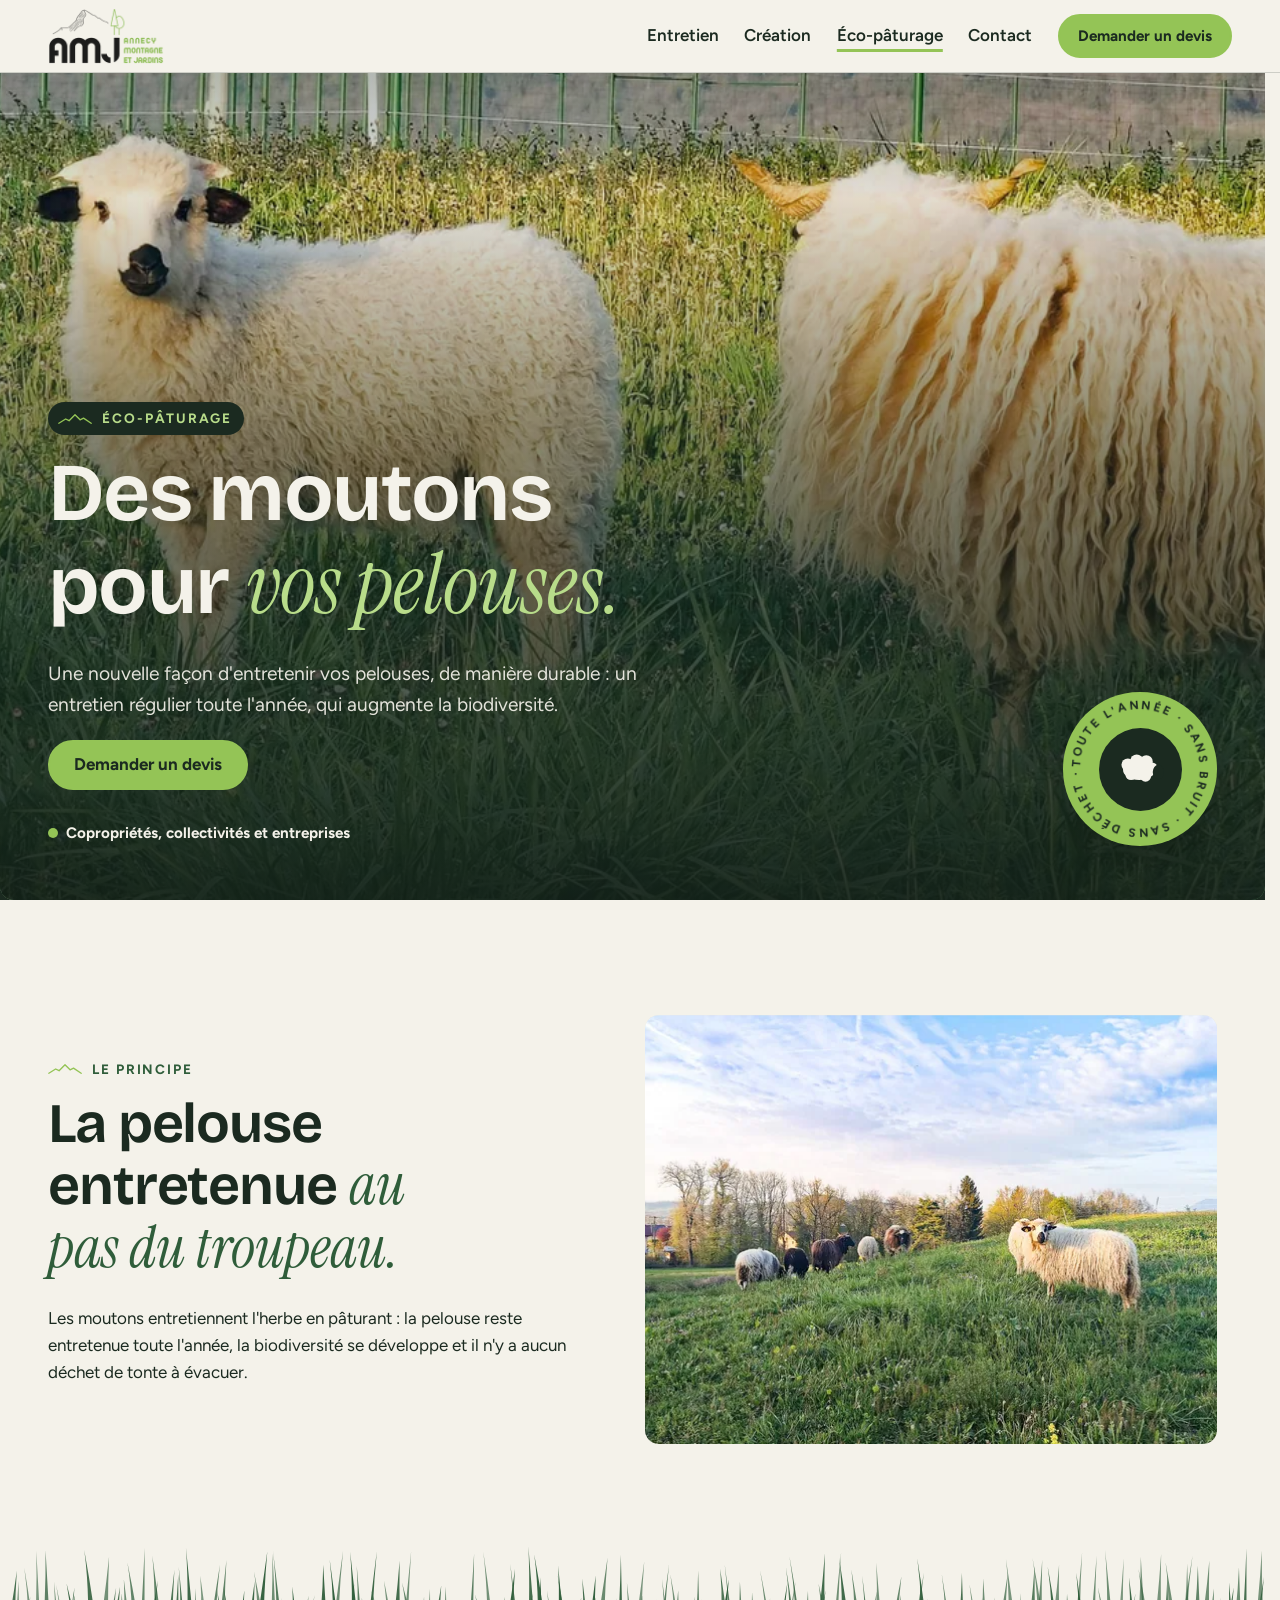
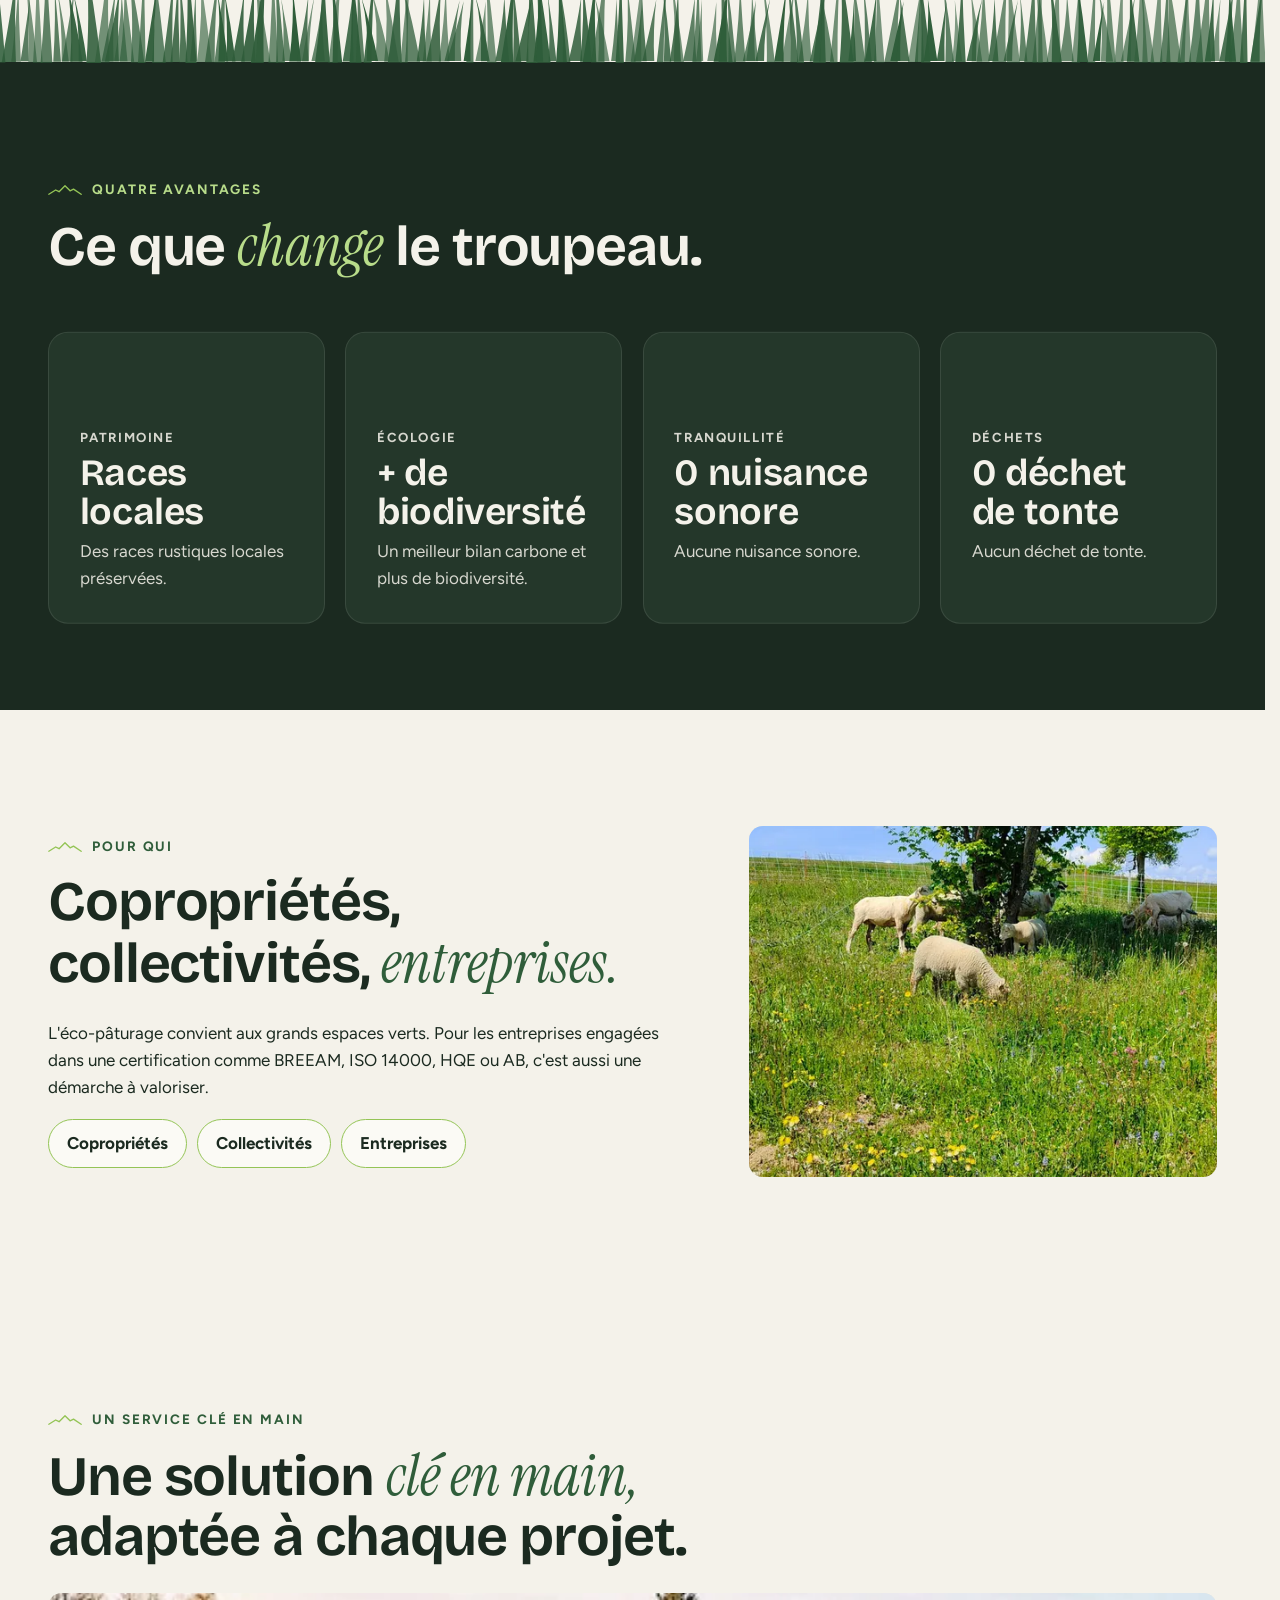
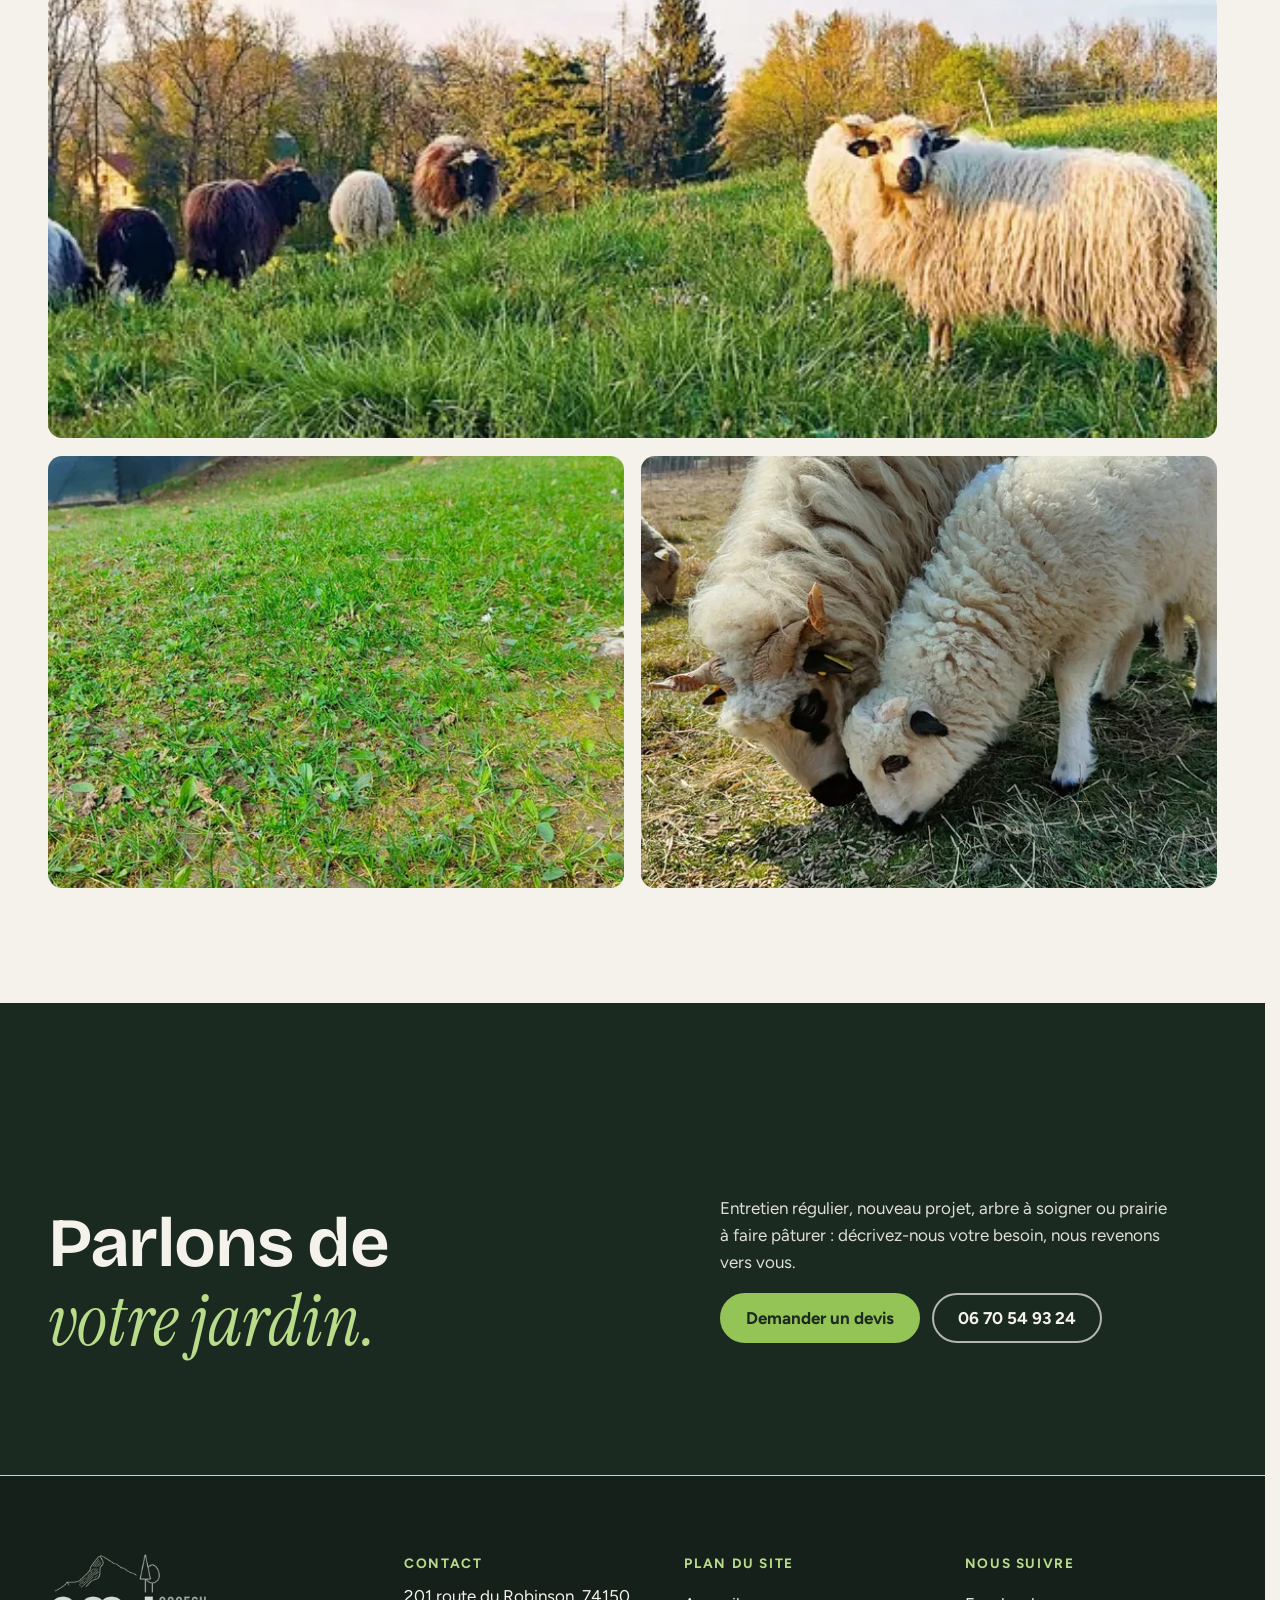
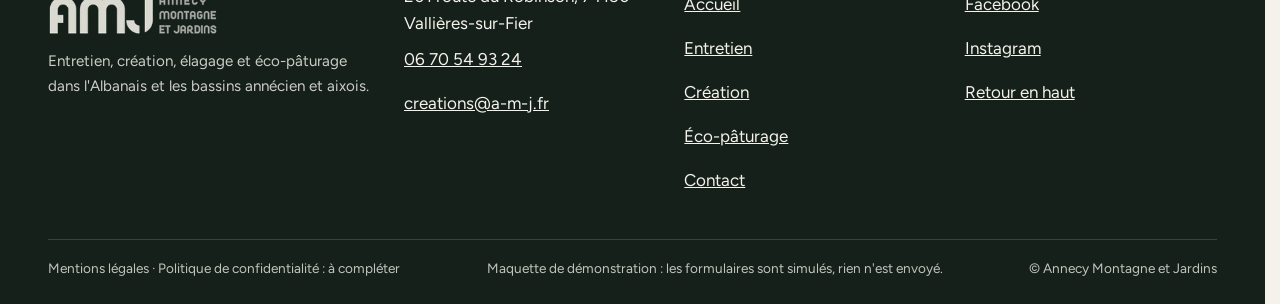
<file: eco-paturage.html>
<!doctype html>
<html lang="fr" data-v="2">
<head>
<meta charset="utf-8">
<meta name="viewport" content="width=device-width, initial-scale=1, viewport-fit=cover">
<title>Éco-pâturage : Annecy Montagne et Jardins</title>
<meta name="description" content="Des moutons de races rustiques locales pour entretenir les pelouses des copropriétés, des collectivités et des entreprises : sans bruit, sans déchet de tonte, toute l&#39;année.">
<meta name="robots" content="noindex, nofollow">
<link rel="canonical" href="https://annecy-montagne-et-jardins-maquette.vercel.app/eco-paturage">
<style>:root{--fond:#f4f2ea;--texte:#1b2a20;--voile-fond:#1b2a20;--ouverture-fond:#1b2a20;--menu-fond:#1b2a20}:root { --entete-h: 72px; --barres-h: 0px; } html { background: var(--fond); color: var(--texte); scrollbar-gutter: stable; } body { margin: 0; background: var(--fond); } html.js:not(.secours):not([data-arrivee="retour"]) [data-anime] { opacity: 0; } html.js:not(.secours):not([data-arrivee="retour"]) [data-anime].vu { opacity: 1; } [data-voile] { position: fixed; inset: 0; z-index: 900; background: var(--voile-fond); transform: translateY(100%); visibility: hidden; pointer-events: none; } html[data-arrivee="voile"]:not(.voile-leve):not(.secours) [data-voile] { transform: none; visibility: visible; } html.secours [data-voile] { visibility: hidden !important; } .ouverture-panneau { position: fixed; inset: 0; z-index: 850; display: none; place-content: center; justify-items: center; background: var(--ouverture-fond, var(--voile-fond)); color: var(--fond); text-align: center; } html.js[data-arrivee="intro"]:not(.secours):not(.intro-finie) .ouverture-panneau { display: grid; } html.defilement-bloque, html.defilement-bloque body, html.js[data-arrivee="intro"]:not(.secours):not(.intro-finie), html.js[data-arrivee="intro"]:not(.secours):not(.intro-finie) body, html[data-arrivee="voile"]:not(.voile-leve):not(.secours), html[data-arrivee="voile"]:not(.voile-leve):not(.secours) body { overflow: hidden; } html.js[data-arrivee="intro"]:not(.secours):not(.intro-finie) { background-color: var(--ouverture-fond, var(--voile-fond)); } html[data-arrivee="voile"]:not(.voile-leve):not(.secours) { background-color: var(--voile-fond); }</style>
<script>(function () {
var d = document.documentElement, ss = null, ls = null;
try { ss = window.sessionStorage; ls = window.localStorage; } catch (e) {}
d.classList.add('js');
var nav = performance.getEntriesByType ? performance.getEntriesByType('navigation')[0] : null;
var type = nav ? nav.type : 'navigate';
var depart = null;
try { depart = JSON.parse(ss.getItem('socle:depart') || 'null'); ss.removeItem('socle:depart'); } catch (e) {}
if (depart && !(Date.now() - depart.t < 15000)) depart = null;
var mode = type === 'back_forward' ? 'retour' : type === 'reload' ? 'intro' : depart ? 'voile' : 'intro';
d.setAttribute('data-arrivee', mode);
if (mode === 'voile' && depart.couleur) d.style.setProperty('--voile-fond', depart.couleur);
if (type === 'reload' && 'scrollRestoration' in history) {
history.scrollRestoration = 'manual';
}
try {
var choisie = ls && ls.getItem('socle:langue');
var langue = (d.lang || '').slice(0, 2);
if (choisie && choisie !== langue && type === 'navigate' && !depart) {
var alt = document.querySelector('link[rel="alternate"][hreflang="' + choisie + '"]');
if (alt) location.replace(new URL(alt.href).pathname + location.search + location.hash);
}
} catch (e) {}
setTimeout(function () { if (!d.classList.contains('demarre')) d.classList.add('secours'); }, 2000);
})();</script>
<link rel="preload" href="/assets/fonts/bricolage.woff2" as="font" type="font/woff2" crossorigin>
<link rel="preload" href="/assets/fonts/figtree.woff2" as="font" type="font/woff2" crossorigin>
<link rel="stylesheet" href="/assets/css/socle.css?v=2">
<link rel="stylesheet" href="/assets/css/site.css?v=2">
<link rel="modulepreload" href="/assets/js/site.js?v=2">
<link rel="modulepreload" href="/assets/js/socle/index.js?v=2">
<script src="/assets/vendor/gsap.min.js" defer></script>
<script src="/assets/vendor/ScrollTrigger.min.js" defer></script>
<script src="/assets/vendor/SplitText.min.js" defer></script>
<script type="module" src="/assets/js/site.js?v=2"></script>
<meta name="theme-color" content="#f4f2ea">
<link rel="icon" href="/assets/images/favicon.svg" type="image/svg+xml">
<link rel="apple-touch-icon" href="/assets/images/apple-touch-icon.png">
<meta property="og:type" content="website">
<meta property="og:site_name" content="Annecy Montagne et Jardins">
<meta property="og:locale" content="fr_FR">
<meta property="og:title" content="Éco-pâturage : Annecy Montagne et Jardins">
<meta property="og:description" content="Des moutons de races rustiques locales pour entretenir les pelouses des copropriétés, des collectivités et des entreprises : sans bruit, sans déchet de tonte, toute l&#39;année.">
<meta property="og:url" content="https://annecy-montagne-et-jardins-maquette.vercel.app/eco-paturage">
<meta property="og:image" content="https://annecy-montagne-et-jardins-maquette.vercel.app/assets/partage/eco-paturage-fr.jpg">
<meta property="og:image:width" content="1200">
<meta property="og:image:height" content="630">
<meta property="og:image:alt" content="Deux moutons à laine longue dans l&#39;herbe haute">
<meta name="twitter:card" content="summary_large_image">
<script type="application/ld+json">{"@context":"https://schema.org","@type":"LandscapingBusiness","name":"Annecy Montagne et Jardins","alternateName":"AMJ","url":"https://annecy-montagne-et-jardins-maquette.vercel.app/","telephone":"+33670549324","email":"creations@a-m-j.fr","foundingDate":"2018","address":{"@type":"PostalAddress","streetAddress":"201 route du Robinson","postalCode":"74150","addressLocality":"Vallières-sur-Fier","addressCountry":"FR"},"areaServed":["Albanais","Bassin annécien","Bassin aixois"],"sameAs":["https://www.facebook.com/annecymontagneetjardins","https://www.instagram.com/annecymontagneetjardins/"],"description":"Entretien des espaces verts, création paysagère, élagage et abattage, éco-pâturage, pour les particuliers, les copropriétés, les entreprises et les collectivités."}</script>
</head>
<body id="haut">
<div data-voile data-forme="vague" aria-hidden="true"><svg class="voile-vague voile-vague--haut" viewBox="0 0 1440 120" preserveAspectRatio="none" aria-hidden="true"><path d="M0 120 V92 L120 80 L210 88 L330 54 L380 66 L470 22 L520 40 L560 30 L650 70 L720 62 L820 84 L900 76 L1000 96 L1080 70 L1170 46 L1230 58 L1320 82 L1440 74 V120 Z"/></svg><svg class="voile-vague voile-vague--bas" viewBox="0 0 1440 120" preserveAspectRatio="none" aria-hidden="true"><path d="M0 0 V28 L120 40 L210 32 L330 66 L380 54 L470 98 L520 80 L560 90 L650 50 L720 58 L820 36 L900 44 L1000 24 L1080 50 L1170 74 L1230 62 L1320 38 L1440 46 V0 Z"/></svg><div class="voile-contenu"><img src="/assets/images/logo-clair-240.webp" alt="" width="240" height="114"><span data-voile-libelle>Éco-pâturage</span></div></div>
<div class="ouverture-panneau" data-ouverture aria-hidden="true">
  <svg class="ouverture-crete" viewBox="0 0 400 90" aria-hidden="true"><path class="crete-ligne" pathLength="1" d="M4 80 L52 66 L84 72 L128 40 L146 50 L182 12 L204 30 L222 22 L262 58 L292 50 L336 74 L396 68" fill="none" stroke="currentColor" stroke-width="2.4" stroke-linecap="round" stroke-linejoin="round"/><path class="crete-hachures" d="M182 14 L172 36 M192 24 L183 44 M201 32 L193 50 M146 52 L138 66 M226 26 L218 44" fill="none" stroke="currentColor" stroke-width="1.6" stroke-linecap="round"/></svg>
  <img class="ouverture-logo" src="/assets/images/logo-clair-240.webp" alt="" width="240" height="114" data-ouverture-objet>
  <p class="ouverture-ligne">Paysagiste dans l&#39;Albanais</p>
</div>
<a class="evitement" href="#contenu">Aller au contenu</a>
<header data-entete>
  <div class="entete-rangee">
    <a class="entete-logo" href="/" aria-label="Annecy Montagne et Jardins : Accueil" data-libelle="Accueil">
      <img src="/assets/images/logo-240.webp" alt="Annecy Montagne et Jardins" width="240" height="114">
    </a>
    <nav data-nav aria-label="Navigation principale">
      <ul><li><a href="/entretien" data-libelle="Entretien">Entretien</a></li><li><a href="/creation" data-libelle="Création">Création</a></li><li><a href="/eco-paturage" data-libelle="Éco-pâturage" aria-current="page">Éco-pâturage</a></li><li><a href="/contact" data-libelle="Contact">Contact</a></li></ul>
    </nav>
    <div class="entete-actions">
      <a class="bouton" href="/contact#devis" data-libelle="Contact">Demander un devis</a>
      <button type="button" data-menu-bouton aria-controls="menu" aria-expanded="false" data-libelle-ouvrir="Menu" data-libelle-fermer="Fermer"><span data-libelle-bouton>Menu</span></button>
      <a class="menu-sansjs" href="#menu" data-menu-lien>Menu</a>
    </div>
  </div>
</header>
<script>/* Avant le premier affichage : rangées de la navigation (même règle que ajusterNav dans assets/js/socle/entete.js)
   et hauteur réelle de l'en-tête, pour que rien ne saute quand le JavaScript du site prend la main. */
(function () {
  var h = document.documentElement, u = document.querySelector('[data-nav] ul'), e = document.querySelector('[data-entete]');
  if (u) {
    var deborde = function () { return u.scrollWidth > u.clientWidth + 1; }, c = deborde();
    if (c && window.matchMedia('(min-width: 900px)').matches) {
      h.classList.add('nav-deux-rangees'); c = deborde();
      if (c) { h.classList.add('nav-deux-lignes'); var a = u.querySelector('a'); c = !a || u.getBoundingClientRect().height > a.getBoundingClientRect().height * 2.5; }
      if (c) h.classList.remove('nav-deux-rangees', 'nav-deux-lignes');
    }
    if (c) h.classList.add('nav-compacte');
  }
  if (e) h.style.setProperty('--entete-h', Math.round(e.getBoundingClientRect().height) + 'px');
})();</script>
<span id="menu-ferme" aria-hidden="true"></span>
<div id="menu" data-menu role="dialog" aria-modal="true" aria-label="Menu">
  <p class="menu-sansjs-fermer"><a href="#menu-ferme">Fermer</a></p>
  <ul><li style="--i:0"><a href="/" class="menu-lien" data-libelle="Accueil">Accueil</a></li><li style="--i:1"><a href="/entretien" class="menu-lien" data-libelle="Entretien">Entretien</a></li><li style="--i:2"><a href="/creation" class="menu-lien" data-libelle="Création">Création</a></li><li style="--i:3"><a href="/eco-paturage" class="menu-lien" data-libelle="Éco-pâturage" aria-current="page">Éco-pâturage</a></li><li style="--i:4"><a href="/contact" class="menu-lien" data-libelle="Contact">Contact</a></li></ul>
  <p><a class="bouton" href="tel:+33670549324">Appeler 06 70 54 93 24</a></p>
</div>
<main id="contenu" tabindex="-1">
<section class="ouverture-plein" id="debut">
  <figure class="media ouverture-plein-media" data-fx="zoom" data-fx-force="10" style="--cadrage:41% 44%;--cadrage-mobile:46% 51%;--apercu:url([data-uri]);--apercu-mobile:url([data-uri])">
  <picture><source media="(max-width: 760px) and (orientation: portrait)" srcset="/assets/images/eco-ouverture-mobile-640.webp 640w, /assets/images/eco-ouverture-mobile-1080.webp 1080w" sizes="100vw">
    <img src="/assets/images/eco-ouverture-1280.webp" srcset="/assets/images/eco-ouverture-640.webp 640w, /assets/images/eco-ouverture-1280.webp 1280w, /assets/images/eco-ouverture-1920.webp 1920w" sizes="100vw" alt="Deux moutons à laine longue dans l’herbe haute, la montagne derrière" width="1280" height="720" fetchpriority="high" loading="eager" decoding="async">
  </picture>
</figure>
  <div class="conteneur ouverture-plein-contenu">
    <div class="ouverture-texte">
      <p class="surtitre surtitre--clair"><svg viewBox="0 0 40 14" aria-hidden="true"><path d="M1 12 L9 7 L13 9 L20 2 L26 8 L30 6 L39 12" fill="none" stroke="currentColor" stroke-width="1.6" stroke-linejoin="round" stroke-linecap="round"/></svg>Éco-pâturage</p>
      <h1 data-anime="lignes">Des moutons pour <em>vos pelouses.</em></h1>
      <p class="masque-ecran-bas masque-petit" data-anime>Une nouvelle façon d&#39;entretenir vos pelouses, de manière durable : un entretien régulier toute l&#39;année, qui augmente la biodiversité.</p>
      <p class="actions" data-anime><a href="/contact?sujet=eco-paturage#devis" class="bouton" data-libelle="Contact" data-action-principale data-survol="magnetique">Demander un devis</a></p>
      <p class="info-cle" data-info-cle>Copropriétés, collectivités et entreprises</p>
    </div>
    <div class="tampon" data-iris-centre="disque" data-superpose role="img" aria-label="Toute l&#39;année · sans bruit · sans déchet" data-tampon>
  <svg class="tampon-texte" viewBox="0 0 200 200" aria-hidden="true">
    <defs><path id="tampon-cercle" d="M100 100 m-78 0 a78 78 0 1 1 156 0 a78 78 0 1 1 -156 0"/></defs>
    <text><textPath href="#tampon-cercle" textLength="484" lengthAdjust="spacing">Toute l&#39;année · sans bruit · sans déchet · </textPath></text>
  </svg>
  <span class="tampon-coeur" aria-hidden="true"><svg class="tampon-mouton" viewBox="0 0 64 44" aria-hidden="true"><g fill="currentColor"><ellipse cx="30" cy="22" rx="20" ry="13"/><circle cx="16" cy="16" r="8"/><circle cx="27" cy="11" r="8"/><circle cx="39" cy="12" r="8"/><circle cx="46" cy="20" r="7"/><circle cx="20" cy="28" r="7"/><circle cx="38" cy="30" r="7"/></g><ellipse cx="54" cy="25" rx="7" ry="9" fill="#1b2a20"/></svg></span>
</div>
  </div>
</section>
<section class="section principe" id="principe">
  <div class="conteneur principe-grille">
    <div>
      <div class="tete ">
  <p class="surtitre"><svg viewBox="0 0 40 14" aria-hidden="true"><path d="M1 12 L9 7 L13 9 L20 2 L26 8 L30 6 L39 12" fill="none" stroke="currentColor" stroke-width="1.6" stroke-linejoin="round" stroke-linecap="round"/></svg>Le principe</p>
  <h2 data-anime="lignes">La pelouse entretenue <em>au pas du troupeau.</em></h2>
</div>
      <p data-anime>Les moutons entretiennent l&#39;herbe en pâturant : la pelouse reste entretenue toute l&#39;année, la biodiversité se développe et il n&#39;y a aucun déchet de tonte à évacuer.</p>
    </div>
    <figure class="media principe-photo" data-anime="rideau" style="--cadrage:55% 45%">
  <picture><source media="(max-width: 760px) and (orientation: portrait)" srcset="/assets/images/eco-troupeau-mobile-640.webp 640w, /assets/images/eco-troupeau-mobile-1080.webp 1080w" sizes="(max-width: 760px) 100vw, 50vw">
    <img src="/assets/images/eco-troupeau-1280.webp" srcset="/assets/images/eco-troupeau-640.webp 640w, /assets/images/eco-troupeau-1280.webp 1280w, /assets/images/eco-troupeau-1920.webp 1920w" sizes="(max-width: 760px) 100vw, 50vw" alt="Troupeau de moutons blancs, bruns et noirs dans une prairie au soleil du matin" width="1280" height="853" loading="lazy" decoding="async">
  </picture>
</figure>
  </div>
  <div class="broutage" data-broutage data-effet="broutage" data-souris data-visuel aria-hidden="true">
  <svg class="broutage-herbe" viewBox="0 0 1000 120" preserveAspectRatio="none" data-broutage-herbe></svg>
  <div class="broutage-troupeau" data-broutage-troupeau>
    <svg class="mouton mouton-0" viewBox="0 0 64 46"><g class="mouton-corps"><g fill="currentColor"><ellipse cx="30" cy="22" rx="20" ry="13"/><circle cx="16" cy="16" r="8"/><circle cx="27" cy="11" r="8"/><circle cx="39" cy="12" r="8"/><circle cx="46" cy="20" r="7"/><circle cx="20" cy="28" r="7"/><circle cx="38" cy="30" r="7"/></g><ellipse class="mouton-tete" cx="54" cy="25" rx="7" ry="9"/></g><rect class="mouton-patte mouton-patte-a" x="18" y="32" width="3.5" height="12" rx="1.5"/><rect class="mouton-patte mouton-patte-b" x="38" y="32" width="3.5" height="12" rx="1.5"/></svg><svg class="mouton mouton-1" viewBox="0 0 64 46"><g class="mouton-corps"><g fill="currentColor"><ellipse cx="30" cy="22" rx="20" ry="13"/><circle cx="16" cy="16" r="8"/><circle cx="27" cy="11" r="8"/><circle cx="39" cy="12" r="8"/><circle cx="46" cy="20" r="7"/><circle cx="20" cy="28" r="7"/><circle cx="38" cy="30" r="7"/></g><ellipse class="mouton-tete" cx="54" cy="25" rx="7" ry="9"/></g><rect class="mouton-patte mouton-patte-a" x="18" y="32" width="3.5" height="12" rx="1.5"/><rect class="mouton-patte mouton-patte-b" x="38" y="32" width="3.5" height="12" rx="1.5"/></svg><svg class="mouton mouton-2" viewBox="0 0 64 46"><g class="mouton-corps"><g fill="currentColor"><ellipse cx="30" cy="22" rx="20" ry="13"/><circle cx="16" cy="16" r="8"/><circle cx="27" cy="11" r="8"/><circle cx="39" cy="12" r="8"/><circle cx="46" cy="20" r="7"/><circle cx="20" cy="28" r="7"/><circle cx="38" cy="30" r="7"/></g><ellipse class="mouton-tete" cx="54" cy="25" rx="7" ry="9"/></g><rect class="mouton-patte mouton-patte-a" x="18" y="32" width="3.5" height="12" rx="1.5"/><rect class="mouton-patte mouton-patte-b" x="38" y="32" width="3.5" height="12" rx="1.5"/></svg>
  </div>
</div>
</section>
<section class="section section--sapin avantages" id="avantages">
  <div class="conteneur">
    <div class="tete tete--clair">
  <p class="surtitre"><svg viewBox="0 0 40 14" aria-hidden="true"><path d="M1 12 L9 7 L13 9 L20 2 L26 8 L30 6 L39 12" fill="none" stroke="currentColor" stroke-width="1.6" stroke-linejoin="round" stroke-linecap="round"/></svg>Quatre avantages</p>
  <h2 data-anime="lignes">Ce que <em>change</em> le troupeau.</h2>
</div>
    <ul class="avantages-grille" data-anime="cascade">
      <li class="avantage" data-effet="dessin" data-fx="vitesse" data-fx-force="2">
        <svg class="avantage-icone" viewBox="0 0 64 64" aria-hidden="true" data-visuel data-dessin><g fill="none" stroke="currentColor" stroke-width="2.5" stroke-linecap="round" stroke-linejoin="round"><path pathLength="1" d="M10 40 C10 24 22 16 32 16 C42 16 54 24 54 40 Z"/><circle pathLength="1" cx="20" cy="22" r="6"/><circle pathLength="1" cx="31" cy="15" r="6"/><circle pathLength="1" cx="43" cy="21" r="6"/><path pathLength="1" d="M14 40 V50 M50 40 V50"/></g></svg>
        <p class="avantage-titre">Patrimoine</p>
        <h3>Races locales</h3>
        <p>Des races rustiques locales préservées.</p>
      </li><li class="avantage" data-effet="dessin" data-fx="vitesse" data-fx-force="2">
        <svg class="avantage-icone" viewBox="0 0 64 64" aria-hidden="true" data-visuel data-dessin><g fill="none" stroke="currentColor" stroke-width="2.5" stroke-linecap="round" stroke-linejoin="round"><path pathLength="1" d="M32 54 V26"/><path pathLength="1" d="M32 30 C18 30 12 20 12 10 C26 10 32 18 32 30 Z"/><path pathLength="1" d="M32 38 C44 38 52 30 52 20 C40 20 32 28 32 38 Z"/></g></svg>
        <p class="avantage-titre">Écologie</p>
        <h3>+ de biodiversité</h3>
        <p>Un meilleur bilan carbone et plus de biodiversité.</p>
      </li><li class="avantage" data-effet="dessin" data-fx="vitesse" data-fx-force="2">
        <svg class="avantage-icone" viewBox="0 0 64 64" aria-hidden="true" data-visuel data-dessin><g fill="none" stroke="currentColor" stroke-width="2.5" stroke-linecap="round" stroke-linejoin="round"><path pathLength="1" d="M14 26 H24 L36 14 V50 L24 38 H14 Z"/><path pathLength="1" d="M44 24 L54 40 M54 24 L44 40"/></g></svg>
        <p class="avantage-titre">Tranquillité</p>
        <h3>0 nuisance sonore</h3>
        <p>Aucune nuisance sonore.</p>
      </li><li class="avantage" data-effet="dessin" data-fx="vitesse" data-fx-force="2">
        <svg class="avantage-icone" viewBox="0 0 64 64" aria-hidden="true" data-visuel data-dessin><g fill="none" stroke="currentColor" stroke-width="2.5" stroke-linecap="round" stroke-linejoin="round"><path pathLength="1" d="M16 20 H48 L44 54 H20 Z"/><path pathLength="1" d="M12 20 H52 M26 20 V12 H38 V20"/><path pathLength="1" d="M8 58 L56 8"/></g></svg>
        <p class="avantage-titre">Déchets</p>
        <h3>0 déchet de tonte</h3>
        <p>Aucun déchet de tonte.</p>
      </li>
    </ul>
  </div>
</section>
<section class="section pourqui" id="pour-qui">
  <div class="conteneur pourqui-grille">
    <div>
      <div class="tete ">
  <p class="surtitre"><svg viewBox="0 0 40 14" aria-hidden="true"><path d="M1 12 L9 7 L13 9 L20 2 L26 8 L30 6 L39 12" fill="none" stroke="currentColor" stroke-width="1.6" stroke-linejoin="round" stroke-linecap="round"/></svg>Pour qui</p>
  <h2 data-anime="lignes">Copropriétés, collectivités, <em>entreprises.</em></h2>
</div>
      <p data-anime>L&#39;éco-pâturage convient aux grands espaces verts. Pour les entreprises engagées dans une certification comme BREEAM, ISO 14000, HQE ou AB, c&#39;est aussi une démarche à valoriser.</p>
      <ul class="profils" data-anime="cascade"><li>Copropriétés</li><li>Collectivités</li><li>Entreprises</li></ul>
    </div>
    <figure class="media pourqui-photo" data-fx="parallaxe" style="--cadrage:40% 45%">
  <picture>
    <img src="/assets/images/eco-arbre-960.webp" srcset="/assets/images/eco-arbre-480.webp 480w, /assets/images/eco-arbre-640.webp 640w, /assets/images/eco-arbre-960.webp 960w" sizes="(max-width: 760px) 100vw, 45vw" alt="Moutons à l’ombre d’un arbre dans une prairie fleurie de pissenlits" width="960" height="1280" loading="lazy" decoding="async">
  </picture>
</figure>
  </div>
</section>
<section class="section mosaique-section" id="cle-en-main">
  <div class="conteneur">
    <div class="tete ">
  <p class="surtitre"><svg viewBox="0 0 40 14" aria-hidden="true"><path d="M1 12 L9 7 L13 9 L20 2 L26 8 L30 6 L39 12" fill="none" stroke="currentColor" stroke-width="1.6" stroke-linejoin="round" stroke-linecap="round"/></svg>Un service clé en main</p>
  <h2 data-anime="lignes">Une solution <em>clé en main,</em> adaptée à chaque projet.</h2>
</div>
    <ul class="mosaique mosaique--eco" data-anime="cascade">
      <li class="mosaique-large"><figure class="media mosaique-media" data-fx="parallaxe" data-fx-force="6" style="--cadrage:54% 42%">
  <picture>
    <img src="/assets/images/eco-panorama-960.webp" srcset="/assets/images/eco-panorama-480.webp 480w, /assets/images/eco-panorama-640.webp 640w, /assets/images/eco-panorama-960.webp 960w" sizes="(max-width: 760px) 90vw, 40vw" alt="Troupeau qui pâture une grande prairie, arbres en fleurs au fond" width="960" height="412" loading="lazy" decoding="async">
  </picture>
</figure></li><li class=""><figure class="media mosaique-media" data-fx="parallaxe" data-fx-force="6" style="--cadrage:52% 60%">
  <picture>
    <img src="/assets/images/eco-residence-960.webp" srcset="/assets/images/eco-residence-480.webp 480w, /assets/images/eco-residence-640.webp 640w, /assets/images/eco-residence-960.webp 960w" sizes="(max-width: 760px) 90vw, 40vw" alt="Prairie pâturée au bord d’une résidence" width="960" height="1279" loading="lazy" decoding="async">
  </picture>
</figure></li><li class=""><figure class="media mosaique-media" data-fx="parallaxe" data-fx-force="6" style="--cadrage:50% 55%">
  <picture>
    <img src="/assets/images/metier-eco-784.webp" srcset="/assets/images/metier-eco-480.webp 480w, /assets/images/metier-eco-640.webp 640w, /assets/images/metier-eco-784.webp 784w" sizes="(max-width: 760px) 90vw, 40vw" alt="Deux agneaux à laine longue qui broutent l’herbe" width="784" height="1176" loading="lazy" decoding="async">
  </picture>
</figure></li>
    </ul>
  </div>
</section>
<section class="section section--sapin fin" id="fin">
  <div class="fin-paysage" data-transhumance data-effet="transhumance" data-visuel aria-hidden="true">
    <svg class="fin-crete" viewBox="0 0 1440 90" preserveAspectRatio="none" data-fx="trace"><path d="M0 70 L90 60 L160 66 L260 40 L300 48 L380 14 L420 30 L450 22 L540 56 L600 50 L700 70 L780 62 L880 76 L960 56 L1040 34 L1100 44 L1190 66 L1280 58 L1360 68 L1440 62" fill="none" stroke="currentColor" stroke-width="2.5" vector-effect="non-scaling-stroke" stroke-linejoin="round" stroke-linecap="round"/></svg>
    <div class="fin-troupeau" data-transhumance-troupeau><svg class="mouton mouton-0" viewBox="0 0 64 46"><g class="mouton-corps"><g fill="currentColor"><ellipse cx="30" cy="22" rx="20" ry="13"/><circle cx="16" cy="16" r="8"/><circle cx="27" cy="11" r="8"/><circle cx="39" cy="12" r="8"/><circle cx="46" cy="20" r="7"/><circle cx="20" cy="28" r="7"/><circle cx="38" cy="30" r="7"/></g><ellipse class="mouton-tete" cx="54" cy="25" rx="7" ry="9"/></g><rect class="mouton-patte mouton-patte-a" x="18" y="32" width="3.5" height="12" rx="1.5"/><rect class="mouton-patte mouton-patte-b" x="38" y="32" width="3.5" height="12" rx="1.5"/></svg><svg class="mouton mouton-1" viewBox="0 0 64 46"><g class="mouton-corps"><g fill="currentColor"><ellipse cx="30" cy="22" rx="20" ry="13"/><circle cx="16" cy="16" r="8"/><circle cx="27" cy="11" r="8"/><circle cx="39" cy="12" r="8"/><circle cx="46" cy="20" r="7"/><circle cx="20" cy="28" r="7"/><circle cx="38" cy="30" r="7"/></g><ellipse class="mouton-tete" cx="54" cy="25" rx="7" ry="9"/></g><rect class="mouton-patte mouton-patte-a" x="18" y="32" width="3.5" height="12" rx="1.5"/><rect class="mouton-patte mouton-patte-b" x="38" y="32" width="3.5" height="12" rx="1.5"/></svg><svg class="mouton mouton-2" viewBox="0 0 64 46"><g class="mouton-corps"><g fill="currentColor"><ellipse cx="30" cy="22" rx="20" ry="13"/><circle cx="16" cy="16" r="8"/><circle cx="27" cy="11" r="8"/><circle cx="39" cy="12" r="8"/><circle cx="46" cy="20" r="7"/><circle cx="20" cy="28" r="7"/><circle cx="38" cy="30" r="7"/></g><ellipse class="mouton-tete" cx="54" cy="25" rx="7" ry="9"/></g><rect class="mouton-patte mouton-patte-a" x="18" y="32" width="3.5" height="12" rx="1.5"/><rect class="mouton-patte mouton-patte-b" x="38" y="32" width="3.5" height="12" rx="1.5"/></svg></div>
  </div>
  <div class="conteneur fin-grille">
    <h2 data-anime="lignes">Parlons de <em>votre jardin.</em></h2>
    <div>
      <p data-anime>Entretien régulier, nouveau projet, arbre à soigner ou prairie à faire pâturer : décrivez-nous votre besoin, nous revenons vers vous.</p>
      <p class="actions" data-anime>
        <a href="/contact?sujet=eco-paturage#devis" class="bouton" data-libelle="Contact" data-survol="magnetique">Demander un devis</a>
        <a class="bouton bouton--clair" href="tel:+33670549324" data-survol="magnetique">06 70 54 93 24</a>
      </p>
    </div>
  </div>
</section>
</main>
<footer class="pied" id="pied">
  <div class="conteneur pied-grille">
    <div class="pied-marque">
      <img src="/assets/images/logo-clair-240.webp" alt="Annecy Montagne et Jardins" width="240" height="114" loading="lazy">
      <p>Entretien, création, élagage et éco-pâturage dans l&#39;Albanais et les bassins annécien et aixois.</p>
    </div>
    <div>
      <p class="pied-titre">Contact</p>
      <p>201 route du Robinson, 74150 Vallières-sur-Fier<br><a href="tel:+33670549324">06 70 54 93 24</a><br><a href="mailto:creations@a-m-j.fr">creations@a-m-j.fr</a></p>
    </div>
    <nav aria-label="Plan du site">
      <p class="pied-titre">Plan du site</p>
      <ul><li><a href="/" data-libelle="Accueil">Accueil</a></li><li><a href="/entretien" data-libelle="Entretien">Entretien</a></li><li><a href="/creation" data-libelle="Création">Création</a></li><li><a href="/eco-paturage" data-libelle="Éco-pâturage" aria-current="page">Éco-pâturage</a></li><li><a href="/contact" data-libelle="Contact">Contact</a></li></ul>
    </nav>
    <div>
      <p class="pied-titre">Nous suivre</p>
      <ul>
        <li><a href="https://www.facebook.com/annecymontagneetjardins" target="_blank" rel="noopener">Facebook<span class="visuellement-cache"> (nouvel onglet)</span></a></li>
        <li><a href="https://www.instagram.com/annecymontagneetjardins/" target="_blank" rel="noopener">Instagram<span class="visuellement-cache"> (nouvel onglet)</span></a></li>
        <li><a href="#haut" data-sans-transition>Retour en haut</a></li>
      </ul>
    </div>
  </div>
  <div class="conteneur pied-bas"><p>Mentions légales · Politique de confidentialité : à compléter</p><p>Maquette de démonstration : les formulaires sont simulés, rien n&#39;est envoyé.</p><p>© Annecy Montagne et Jardins</p></div>
</footer>
<div data-barre-fixe>
  <a class="bouton bouton--contour" href="tel:+33670549324">Appeler</a>
  <a class="bouton" href="/contact#devis" data-libelle="Contact">Demander un devis</a>
</div>
</body>
</html>
</file>
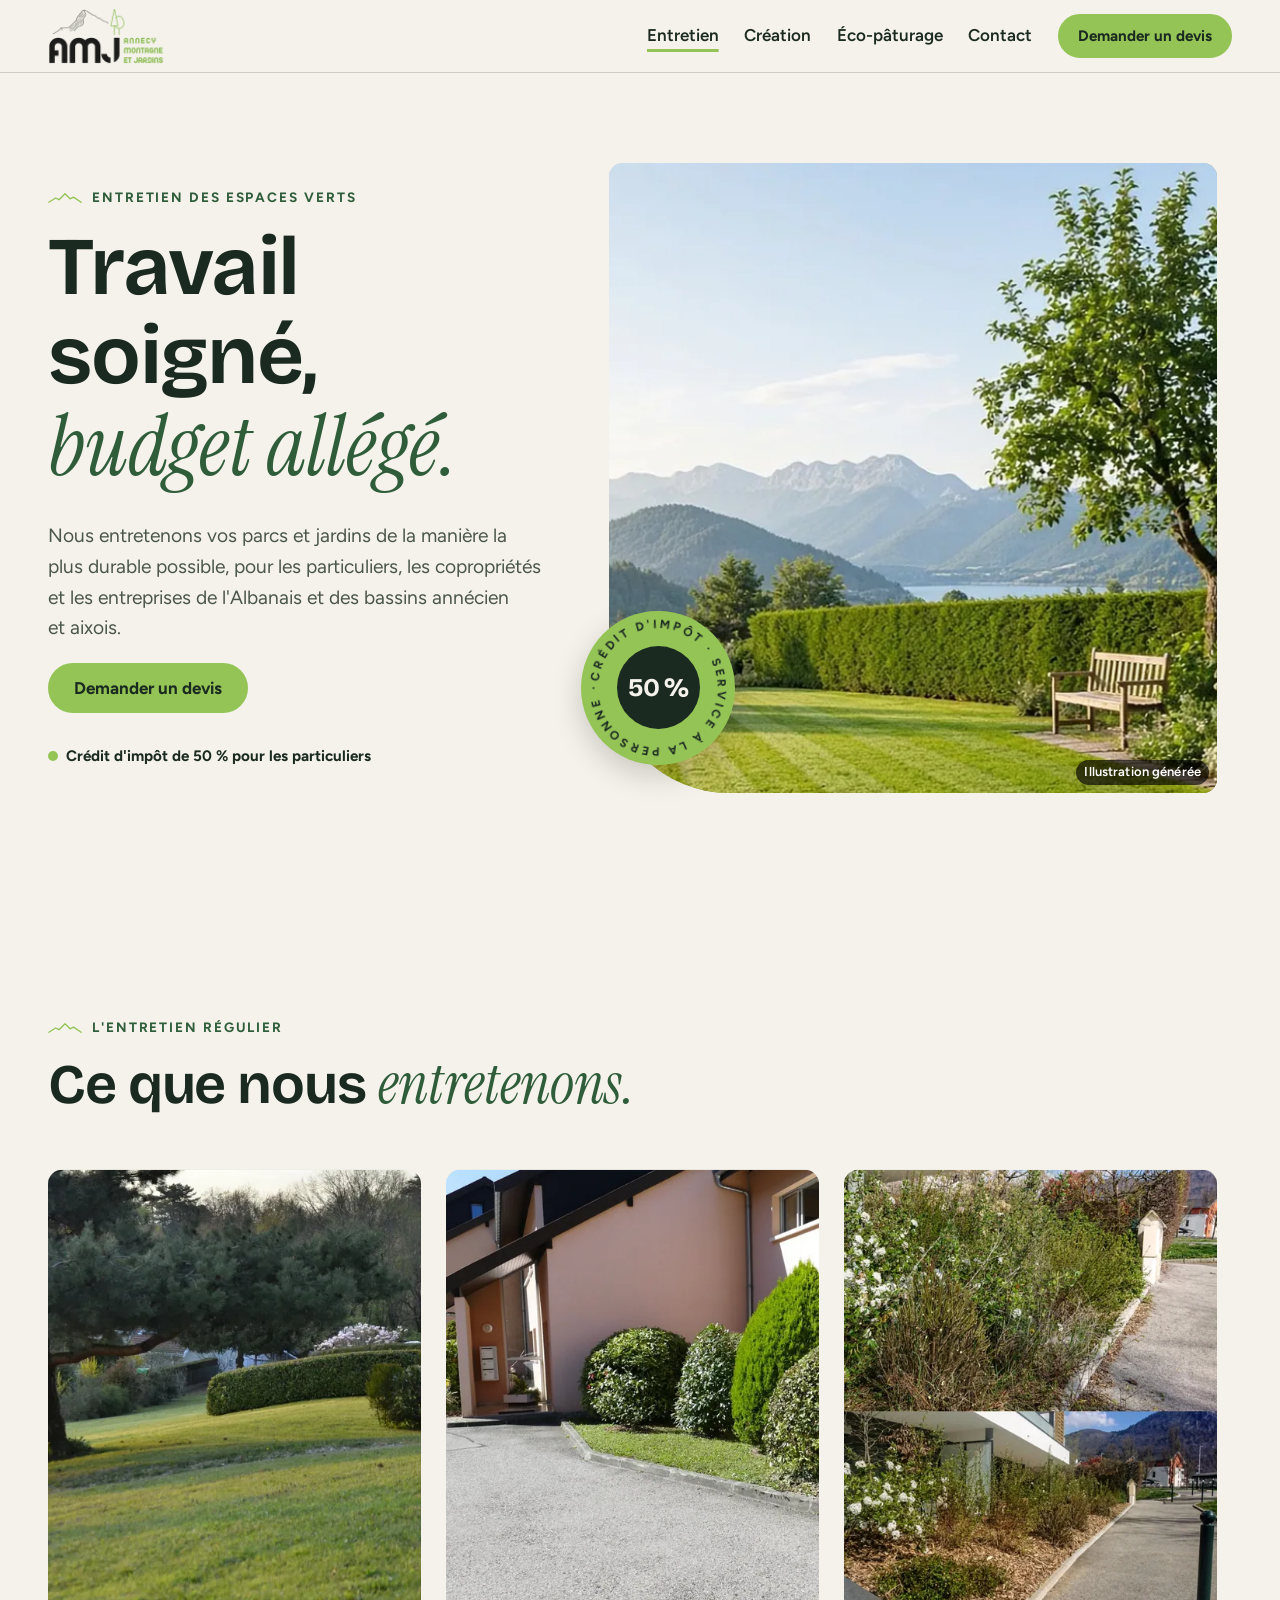
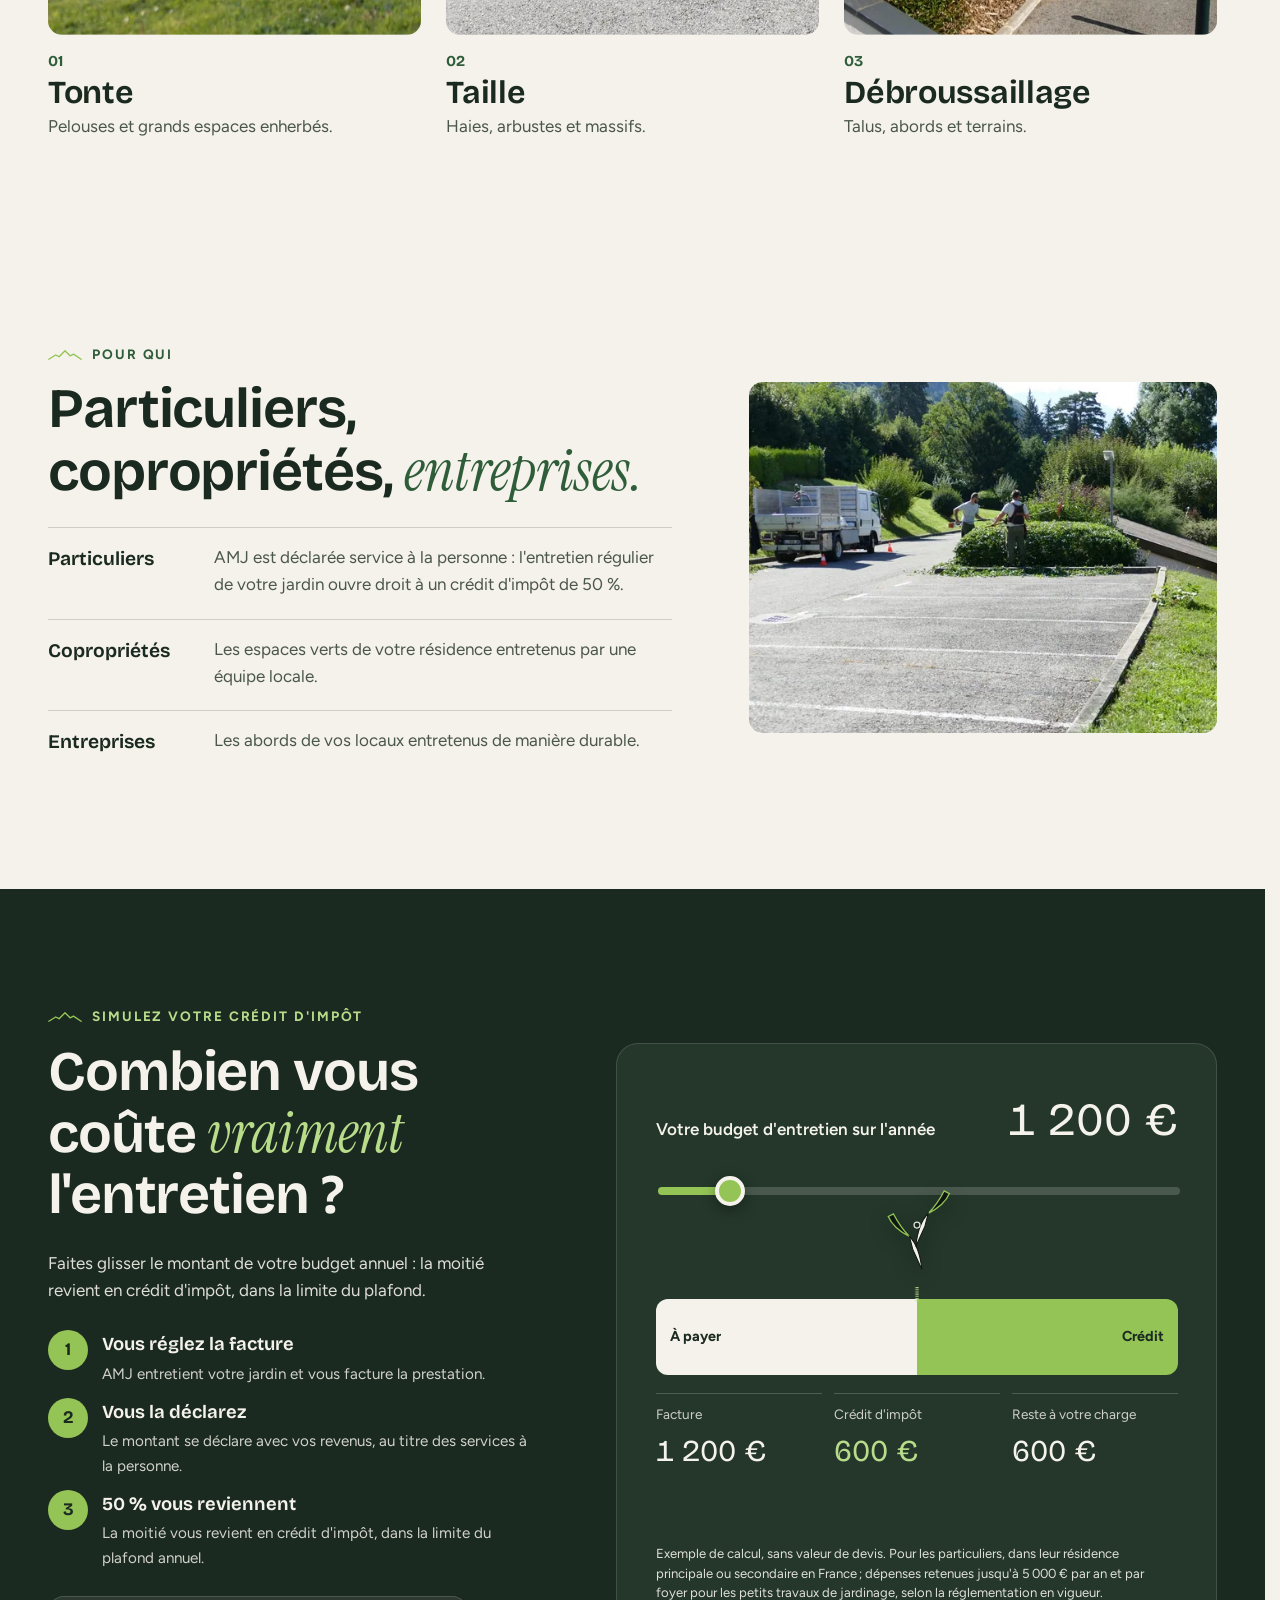
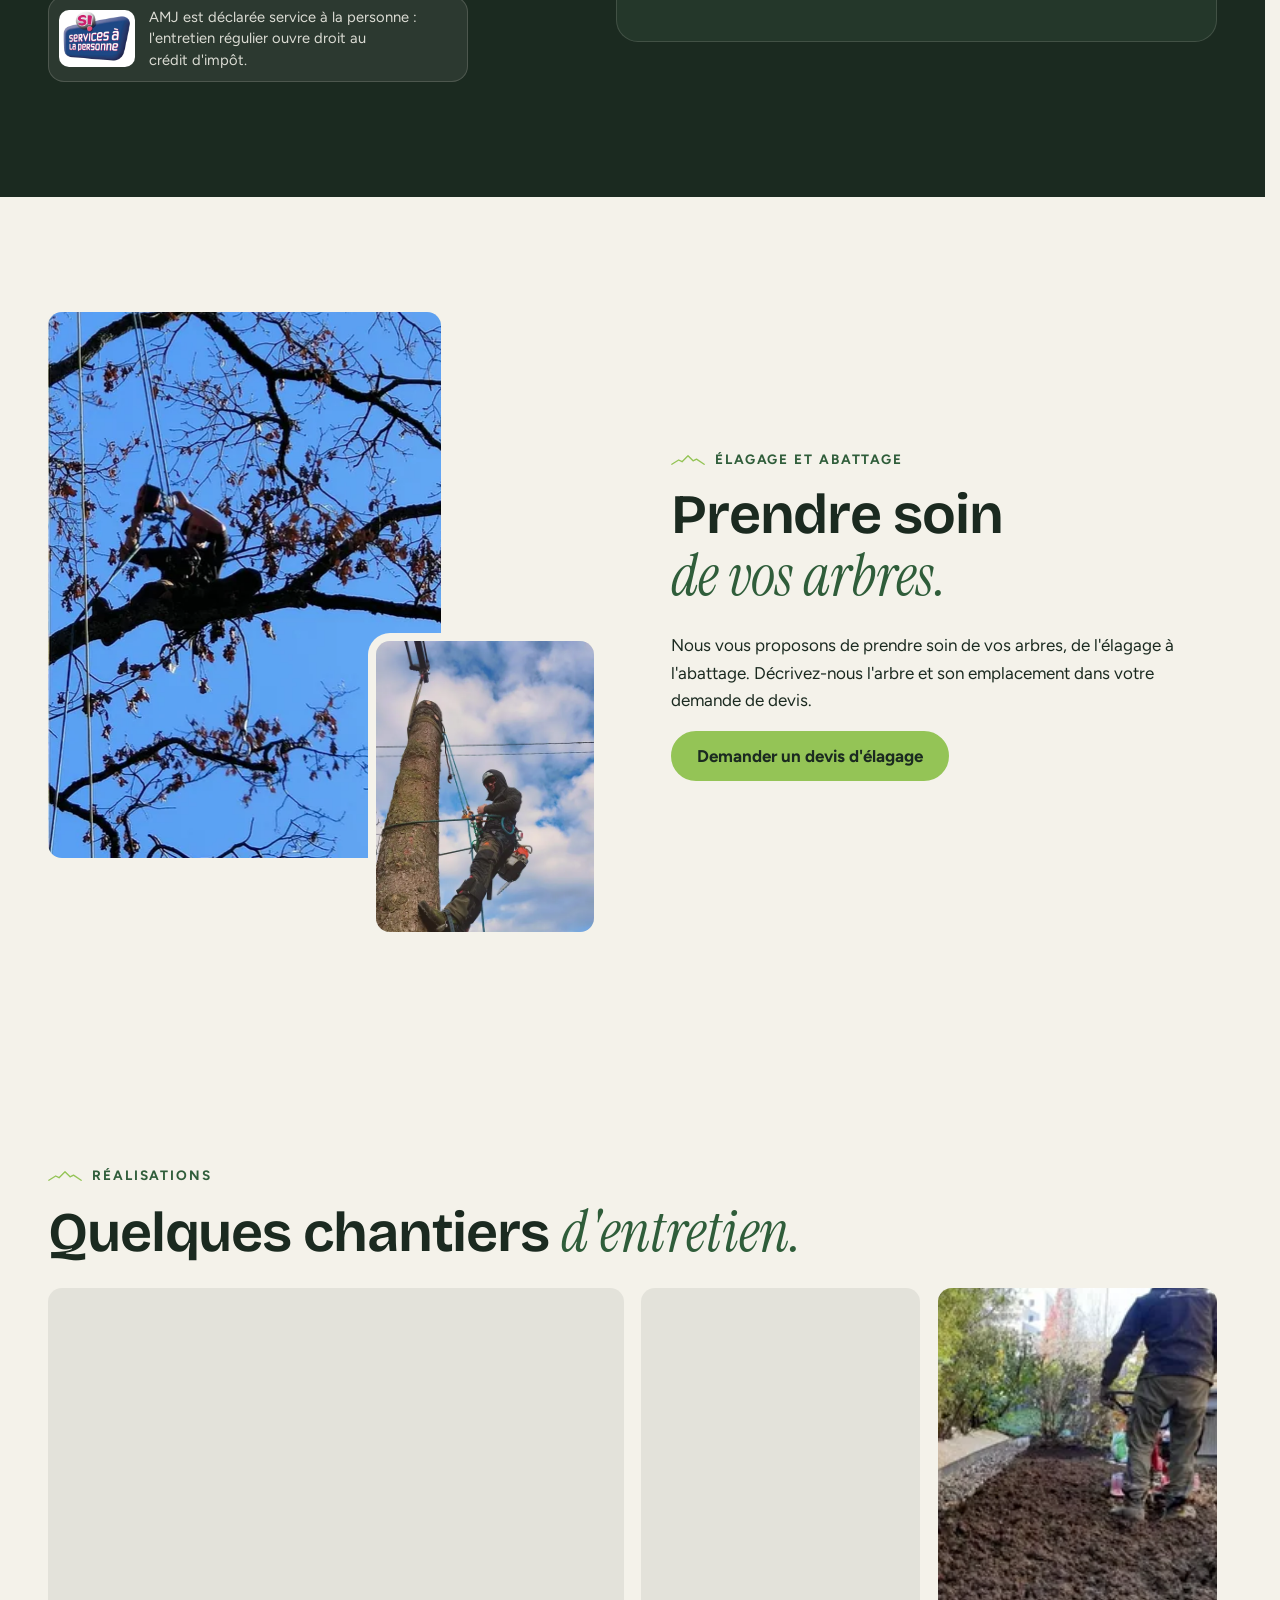
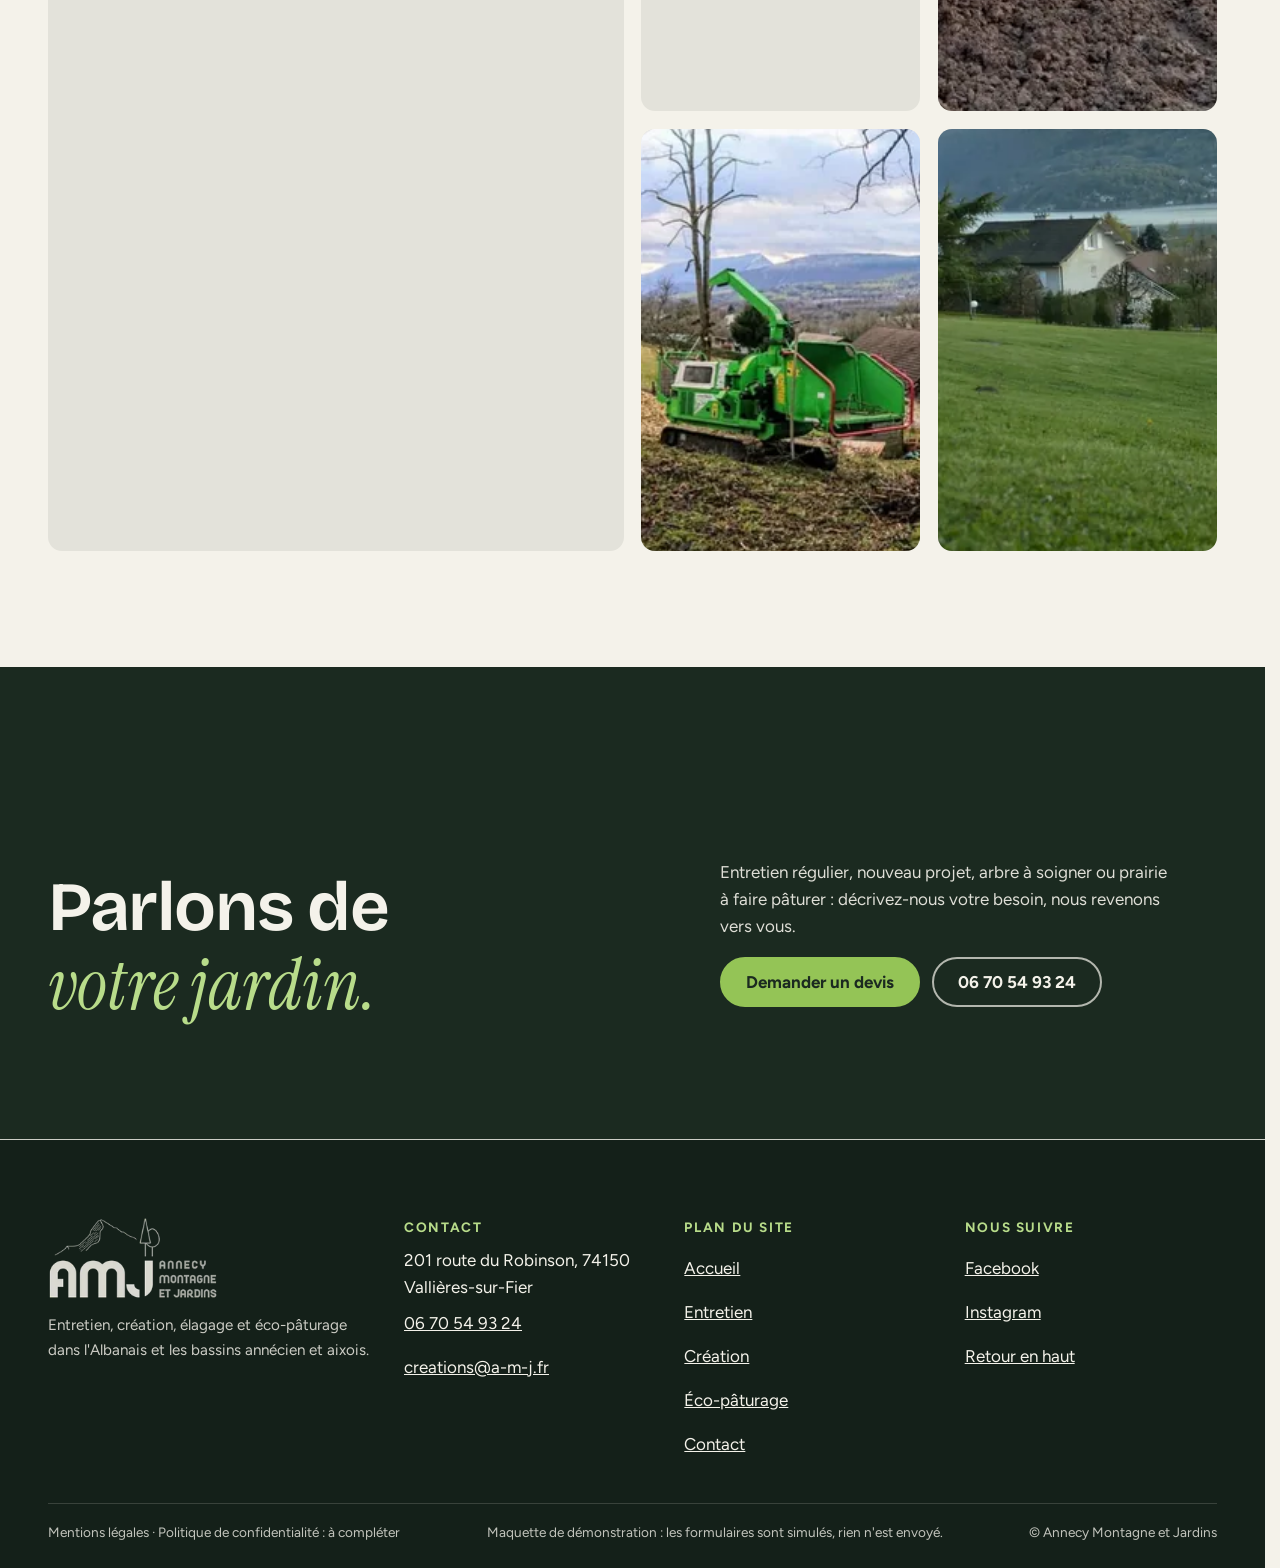
<file: entretien.html>
<!doctype html>
<html lang="fr" data-v="2">
<head>
<meta charset="utf-8">
<meta name="viewport" content="width=device-width, initial-scale=1, viewport-fit=cover">
<title>Entretien des espaces verts : Annecy Montagne et Jardins</title>
<meta name="description" content="Tonte, taille et débroussaillage pour les particuliers, les copropriétés et les entreprises. Crédit d&#39;impôt de 50 % pour les particuliers : AMJ est déclarée service à la personne.">
<meta name="robots" content="noindex, nofollow">
<link rel="canonical" href="https://annecy-montagne-et-jardins-maquette.vercel.app/entretien">
<style>:root{--fond:#f4f2ea;--texte:#1b2a20;--voile-fond:#1b2a20;--ouverture-fond:#1b2a20;--menu-fond:#1b2a20}:root { --entete-h: 72px; --barres-h: 0px; } html { background: var(--fond); color: var(--texte); scrollbar-gutter: stable; } body { margin: 0; background: var(--fond); } html.js:not(.secours):not([data-arrivee="retour"]) [data-anime] { opacity: 0; } html.js:not(.secours):not([data-arrivee="retour"]) [data-anime].vu { opacity: 1; } [data-voile] { position: fixed; inset: 0; z-index: 900; background: var(--voile-fond); transform: translateY(100%); visibility: hidden; pointer-events: none; } html[data-arrivee="voile"]:not(.voile-leve):not(.secours) [data-voile] { transform: none; visibility: visible; } html.secours [data-voile] { visibility: hidden !important; } .ouverture-panneau { position: fixed; inset: 0; z-index: 850; display: none; place-content: center; justify-items: center; background: var(--ouverture-fond, var(--voile-fond)); color: var(--fond); text-align: center; } html.js[data-arrivee="intro"]:not(.secours):not(.intro-finie) .ouverture-panneau { display: grid; } html.defilement-bloque, html.defilement-bloque body, html.js[data-arrivee="intro"]:not(.secours):not(.intro-finie), html.js[data-arrivee="intro"]:not(.secours):not(.intro-finie) body, html[data-arrivee="voile"]:not(.voile-leve):not(.secours), html[data-arrivee="voile"]:not(.voile-leve):not(.secours) body { overflow: hidden; } html.js[data-arrivee="intro"]:not(.secours):not(.intro-finie) { background-color: var(--ouverture-fond, var(--voile-fond)); } html[data-arrivee="voile"]:not(.voile-leve):not(.secours) { background-color: var(--voile-fond); }</style>
<script>(function () {
var d = document.documentElement, ss = null, ls = null;
try { ss = window.sessionStorage; ls = window.localStorage; } catch (e) {}
d.classList.add('js');
var nav = performance.getEntriesByType ? performance.getEntriesByType('navigation')[0] : null;
var type = nav ? nav.type : 'navigate';
var depart = null;
try { depart = JSON.parse(ss.getItem('socle:depart') || 'null'); ss.removeItem('socle:depart'); } catch (e) {}
if (depart && !(Date.now() - depart.t < 15000)) depart = null;
var mode = type === 'back_forward' ? 'retour' : type === 'reload' ? 'intro' : depart ? 'voile' : 'intro';
d.setAttribute('data-arrivee', mode);
if (mode === 'voile' && depart.couleur) d.style.setProperty('--voile-fond', depart.couleur);
if (type === 'reload' && 'scrollRestoration' in history) {
history.scrollRestoration = 'manual';
}
try {
var choisie = ls && ls.getItem('socle:langue');
var langue = (d.lang || '').slice(0, 2);
if (choisie && choisie !== langue && type === 'navigate' && !depart) {
var alt = document.querySelector('link[rel="alternate"][hreflang="' + choisie + '"]');
if (alt) location.replace(new URL(alt.href).pathname + location.search + location.hash);
}
} catch (e) {}
setTimeout(function () { if (!d.classList.contains('demarre')) d.classList.add('secours'); }, 2000);
})();</script>
<link rel="preload" href="/assets/fonts/bricolage.woff2" as="font" type="font/woff2" crossorigin>
<link rel="preload" href="/assets/fonts/figtree.woff2" as="font" type="font/woff2" crossorigin>
<link rel="stylesheet" href="/assets/css/socle.css?v=2">
<link rel="stylesheet" href="/assets/css/site.css?v=2">
<link rel="modulepreload" href="/assets/js/site.js?v=2">
<link rel="modulepreload" href="/assets/js/socle/index.js?v=2">
<script src="/assets/vendor/gsap.min.js" defer></script>
<script src="/assets/vendor/ScrollTrigger.min.js" defer></script>
<script src="/assets/vendor/SplitText.min.js" defer></script>
<script type="module" src="/assets/js/site.js?v=2"></script>
<meta name="theme-color" content="#f4f2ea">
<link rel="icon" href="/assets/images/favicon.svg" type="image/svg+xml">
<link rel="apple-touch-icon" href="/assets/images/apple-touch-icon.png">
<meta property="og:type" content="website">
<meta property="og:site_name" content="Annecy Montagne et Jardins">
<meta property="og:locale" content="fr_FR">
<meta property="og:title" content="Entretien des espaces verts : Annecy Montagne et Jardins">
<meta property="og:description" content="Tonte, taille et débroussaillage pour les particuliers, les copropriétés et les entreprises. Crédit d&#39;impôt de 50 % pour les particuliers : AMJ est déclarée service à la personne.">
<meta property="og:url" content="https://annecy-montagne-et-jardins-maquette.vercel.app/entretien">
<meta property="og:image" content="https://annecy-montagne-et-jardins-maquette.vercel.app/assets/partage/entretien-fr.jpg">
<meta property="og:image:width" content="1200">
<meta property="og:image:height" content="630">
<meta property="og:image:alt" content="Entretien des espaces verts par Annecy Montagne et Jardins">
<meta name="twitter:card" content="summary_large_image">
<script type="application/ld+json">{"@context":"https://schema.org","@type":"LandscapingBusiness","name":"Annecy Montagne et Jardins","alternateName":"AMJ","url":"https://annecy-montagne-et-jardins-maquette.vercel.app/","telephone":"+33670549324","email":"creations@a-m-j.fr","foundingDate":"2018","address":{"@type":"PostalAddress","streetAddress":"201 route du Robinson","postalCode":"74150","addressLocality":"Vallières-sur-Fier","addressCountry":"FR"},"areaServed":["Albanais","Bassin annécien","Bassin aixois"],"sameAs":["https://www.facebook.com/annecymontagneetjardins","https://www.instagram.com/annecymontagneetjardins/"],"description":"Entretien des espaces verts, création paysagère, élagage et abattage, éco-pâturage, pour les particuliers, les copropriétés, les entreprises et les collectivités."}</script>
</head>
<body id="haut">
<div data-voile data-forme="vague" aria-hidden="true"><svg class="voile-vague voile-vague--haut" viewBox="0 0 1440 120" preserveAspectRatio="none" aria-hidden="true"><path d="M0 120 V92 L120 80 L210 88 L330 54 L380 66 L470 22 L520 40 L560 30 L650 70 L720 62 L820 84 L900 76 L1000 96 L1080 70 L1170 46 L1230 58 L1320 82 L1440 74 V120 Z"/></svg><svg class="voile-vague voile-vague--bas" viewBox="0 0 1440 120" preserveAspectRatio="none" aria-hidden="true"><path d="M0 0 V28 L120 40 L210 32 L330 66 L380 54 L470 98 L520 80 L560 90 L650 50 L720 58 L820 36 L900 44 L1000 24 L1080 50 L1170 74 L1230 62 L1320 38 L1440 46 V0 Z"/></svg><div class="voile-contenu"><img src="/assets/images/logo-clair-240.webp" alt="" width="240" height="114"><span data-voile-libelle>Entretien</span></div></div>
<div class="ouverture-panneau" data-ouverture aria-hidden="true">
  <svg class="ouverture-crete" viewBox="0 0 400 90" aria-hidden="true"><path class="crete-ligne" pathLength="1" d="M4 80 L52 66 L84 72 L128 40 L146 50 L182 12 L204 30 L222 22 L262 58 L292 50 L336 74 L396 68" fill="none" stroke="currentColor" stroke-width="2.4" stroke-linecap="round" stroke-linejoin="round"/><path class="crete-hachures" d="M182 14 L172 36 M192 24 L183 44 M201 32 L193 50 M146 52 L138 66 M226 26 L218 44" fill="none" stroke="currentColor" stroke-width="1.6" stroke-linecap="round"/></svg>
  <img class="ouverture-logo" src="/assets/images/logo-clair-240.webp" alt="" width="240" height="114" data-ouverture-objet>
  <p class="ouverture-ligne">Paysagiste dans l&#39;Albanais</p>
</div>
<a class="evitement" href="#contenu">Aller au contenu</a>
<header data-entete>
  <div class="entete-rangee">
    <a class="entete-logo" href="/" aria-label="Annecy Montagne et Jardins : Accueil" data-libelle="Accueil">
      <img src="/assets/images/logo-240.webp" alt="Annecy Montagne et Jardins" width="240" height="114">
    </a>
    <nav data-nav aria-label="Navigation principale">
      <ul><li><a href="/entretien" data-libelle="Entretien" aria-current="page">Entretien</a></li><li><a href="/creation" data-libelle="Création">Création</a></li><li><a href="/eco-paturage" data-libelle="Éco-pâturage">Éco-pâturage</a></li><li><a href="/contact" data-libelle="Contact">Contact</a></li></ul>
    </nav>
    <div class="entete-actions">
      <a class="bouton" href="/contact#devis" data-libelle="Contact">Demander un devis</a>
      <button type="button" data-menu-bouton aria-controls="menu" aria-expanded="false" data-libelle-ouvrir="Menu" data-libelle-fermer="Fermer"><span data-libelle-bouton>Menu</span></button>
      <a class="menu-sansjs" href="#menu" data-menu-lien>Menu</a>
    </div>
  </div>
</header>
<script>/* Avant le premier affichage : rangées de la navigation (même règle que ajusterNav dans assets/js/socle/entete.js)
   et hauteur réelle de l'en-tête, pour que rien ne saute quand le JavaScript du site prend la main. */
(function () {
  var h = document.documentElement, u = document.querySelector('[data-nav] ul'), e = document.querySelector('[data-entete]');
  if (u) {
    var deborde = function () { return u.scrollWidth > u.clientWidth + 1; }, c = deborde();
    if (c && window.matchMedia('(min-width: 900px)').matches) {
      h.classList.add('nav-deux-rangees'); c = deborde();
      if (c) { h.classList.add('nav-deux-lignes'); var a = u.querySelector('a'); c = !a || u.getBoundingClientRect().height > a.getBoundingClientRect().height * 2.5; }
      if (c) h.classList.remove('nav-deux-rangees', 'nav-deux-lignes');
    }
    if (c) h.classList.add('nav-compacte');
  }
  if (e) h.style.setProperty('--entete-h', Math.round(e.getBoundingClientRect().height) + 'px');
})();</script>
<span id="menu-ferme" aria-hidden="true"></span>
<div id="menu" data-menu role="dialog" aria-modal="true" aria-label="Menu">
  <p class="menu-sansjs-fermer"><a href="#menu-ferme">Fermer</a></p>
  <ul><li style="--i:0"><a href="/" class="menu-lien" data-libelle="Accueil">Accueil</a></li><li style="--i:1"><a href="/entretien" class="menu-lien" data-libelle="Entretien" aria-current="page">Entretien</a></li><li style="--i:2"><a href="/creation" class="menu-lien" data-libelle="Création">Création</a></li><li style="--i:3"><a href="/eco-paturage" class="menu-lien" data-libelle="Éco-pâturage">Éco-pâturage</a></li><li style="--i:4"><a href="/contact" class="menu-lien" data-libelle="Contact">Contact</a></li></ul>
  <p><a class="bouton" href="tel:+33670549324">Appeler 06 70 54 93 24</a></p>
</div>
<main id="contenu" tabindex="-1">
<section class="ouverture-scindee" id="debut">
  <div class="conteneur ouverture-scindee-grille">
    <div class="ouverture-texte">
      <p class="surtitre"><svg viewBox="0 0 40 14" aria-hidden="true"><path d="M1 12 L9 7 L13 9 L20 2 L26 8 L30 6 L39 12" fill="none" stroke="currentColor" stroke-width="1.6" stroke-linejoin="round" stroke-linecap="round"/></svg>Entretien des espaces verts</p>
      <h1 data-anime="lignes">Travail soigné, <em>budget allégé.</em></h1>
      <p class="masque-ecran-tres-bas masque-petit" data-anime>Nous entretenons vos parcs et jardins de la manière la plus durable possible, pour les particuliers, les copropriétés et les entreprises de l&#39;Albanais et des bassins annécien et aixois.</p>
      <p class="actions" data-anime><a href="/contact?sujet=entretien#devis" class="bouton" data-libelle="Contact" data-action-principale data-survol="magnetique">Demander un devis</a></p>
      <p class="info-cle" data-info-cle>Crédit d&#39;impôt de 50 % pour les particuliers</p>
    </div>
    <div class="ouverture-visuel">
      <figure class="media ouverture-scindee-media" data-grok data-fx="parallaxe" data-fx-force="8" style="--cadrage:60% 55%;--apercu:url([data-uri]);--apercu-mobile:url([data-uri])">
  <picture><source media="(max-width: 760px) and (orientation: portrait)" srcset="/assets/images/grok/entretien-ouverture-mobile-640.webp 640w, /assets/images/grok/entretien-ouverture-mobile-1080.webp 1080w" sizes="(max-width: 760px) 100vw, 55vw">
    <img src="/assets/images/grok/entretien-ouverture-1280.webp" srcset="/assets/images/grok/entretien-ouverture-640.webp 640w, /assets/images/grok/entretien-ouverture-1280.webp 1280w, /assets/images/grok/entretien-ouverture-1920.webp 1920w" sizes="(max-width: 760px) 100vw, 55vw" alt="Pelouse fraîchement tondue en bandes, haie taillée et montagnes au loin" width="1280" height="720" fetchpriority="high" loading="eager" decoding="async">
  </picture><figcaption class="mention-ia">Illustration générée</figcaption>
</figure>
      <div class="tampon" data-iris-centre="disque" data-superpose role="img" aria-label="Crédit d&#39;impôt de 50 % sur l&#39;entretien" data-tampon>
  <svg class="tampon-texte" viewBox="0 0 200 200" aria-hidden="true">
    <defs><path id="tampon-cercle" d="M100 100 m-78 0 a78 78 0 1 1 156 0 a78 78 0 1 1 -156 0"/></defs>
    <text><textPath href="#tampon-cercle" textLength="484" lengthAdjust="spacing">Crédit d&#39;impôt · service à la personne · </textPath></text>
  </svg>
  <span class="tampon-coeur" aria-hidden="true"><strong>50 %</strong></span>
</div>
    </div>
  </div>
</section>
<section class="section travaux" id="travaux">
  <div class="conteneur">
    <div class="tete ">
  <p class="surtitre"><svg viewBox="0 0 40 14" aria-hidden="true"><path d="M1 12 L9 7 L13 9 L20 2 L26 8 L30 6 L39 12" fill="none" stroke="currentColor" stroke-width="1.6" stroke-linejoin="round" stroke-linecap="round"/></svg>L&#39;entretien régulier</p>
  <h2 data-anime="lignes">Ce que nous <em>entretenons.</em></h2>
</div>
    <ul class="travaux-grille" data-anime="cascade">
      <li class="travail" data-fx="vitesse" data-fx-force="2">
        <figure class="media travail-media" style="--cadrage:55% 60%">
  <picture>
    <img src="/assets/images/entretien-pin-960.webp" srcset="/assets/images/entretien-pin-480.webp 480w, /assets/images/entretien-pin-640.webp 640w, /assets/images/entretien-pin-960.webp 960w" sizes="(max-width: 760px) 90vw, 30vw" alt="" width="960" height="1280" loading="lazy" decoding="async">
  </picture>
</figure>
        <p class="travail-num">01</p>
        <h3>Tonte</h3>
        <p>Pelouses et grands espaces enherbés.</p>
      </li><li class="travail" data-fx="vitesse" data-fx-force="2">
        <figure class="media travail-media" style="--cadrage:45% 50%">
  <picture>
    <img src="/assets/images/entretien-copro-960.webp" srcset="/assets/images/entretien-copro-480.webp 480w, /assets/images/entretien-copro-640.webp 640w, /assets/images/entretien-copro-960.webp 960w" sizes="(max-width: 760px) 90vw, 30vw" alt="" width="960" height="1280" loading="lazy" decoding="async">
  </picture>
</figure>
        <p class="travail-num">02</p>
        <h3>Taille</h3>
        <p>Haies, arbustes et massifs.</p>
      </li><li class="travail" data-fx="vitesse" data-fx-force="2">
        <figure class="media travail-media" style="--cadrage:50% 50%">
  <picture>
    <img src="/assets/images/entretien-talus-960.webp" srcset="/assets/images/entretien-talus-480.webp 480w, /assets/images/entretien-talus-640.webp 640w, /assets/images/entretien-talus-960.webp 960w" sizes="(max-width: 760px) 90vw, 30vw" alt="" width="960" height="1280" loading="lazy" decoding="async">
  </picture>
</figure>
        <p class="travail-num">03</p>
        <h3>Débroussaillage</h3>
        <p>Talus, abords et terrains.</p>
      </li>
    </ul>
  </div>
</section>
<section class="section pourqui" id="pour-qui">
  <div class="conteneur pourqui-grille">
    <div>
      <div class="tete ">
  <p class="surtitre"><svg viewBox="0 0 40 14" aria-hidden="true"><path d="M1 12 L9 7 L13 9 L20 2 L26 8 L30 6 L39 12" fill="none" stroke="currentColor" stroke-width="1.6" stroke-linejoin="round" stroke-linecap="round"/></svg>Pour qui</p>
  <h2 data-anime="lignes">Particuliers, copropriétés, <em>entreprises.</em></h2>
</div>
      <dl class="pourqui-liste" data-anime="cascade">
        <div><dt>Particuliers</dt><dd>AMJ est déclarée service à la personne : l&#39;entretien régulier de votre jardin ouvre droit à un crédit d&#39;impôt de 50 %.</dd></div><div><dt>Copropriétés</dt><dd>Les espaces verts de votre résidence entretenus par une équipe locale.</dd></div><div><dt>Entreprises</dt><dd>Les abords de vos locaux entretenus de manière durable.</dd></div>
      </dl>
    </div>
    <figure class="media pourqui-photo" data-anime="rideau" style="--cadrage:40% 40%">
  <picture>
    <img src="/assets/images/equipe-terrain-960.webp" srcset="/assets/images/equipe-terrain-480.webp 480w, /assets/images/equipe-terrain-640.webp 640w, /assets/images/equipe-terrain-960.webp 960w" sizes="(max-width: 760px) 100vw, 45vw" alt="L’équipe et son camion-benne au travail dans une résidence" width="960" height="640" loading="lazy" decoding="async">
  </picture>
</figure>
  </div>
</section>
<section class="section section--sapin budget" id="calcul">
  <div class="conteneur budget-grille">
    <div>
      <div class="tete tete--clair">
  <p class="surtitre"><svg viewBox="0 0 40 14" aria-hidden="true"><path d="M1 12 L9 7 L13 9 L20 2 L26 8 L30 6 L39 12" fill="none" stroke="currentColor" stroke-width="1.6" stroke-linejoin="round" stroke-linecap="round"/></svg>Simulez votre crédit d&#39;impôt</p>
  <h2 data-anime="lignes">Combien vous coûte <em>vraiment</em> l'entretien ?</h2>
</div>
      <p data-anime>Faites glisser le montant de votre budget annuel : la moitié revient en crédit d&#39;impôt, dans la limite du plafond.</p>
      <ol class="etapes-credit" data-anime="cascade">
        <li><span class="etapes-credit-num">1</span><strong>Vous réglez la facture</strong><span>AMJ entretient votre jardin et vous facture la prestation.</span></li><li><span class="etapes-credit-num">2</span><strong>Vous la déclarez</strong><span>Le montant se déclare avec vos revenus, au titre des services à la personne.</span></li><li><span class="etapes-credit-num">3</span><strong>50 % vous reviennent</strong><span>La moitié vous revient en crédit d&#39;impôt, dans la limite du plafond annuel.</span></li>
      </ol>
      <div class="sap" data-anime>
        <figure class="media sap-logo" style="--cadrage:50% 50%">
  <picture>
    <img src="/assets/images/sap-800.webp" srcset="/assets/images/sap-480.webp 480w, /assets/images/sap-640.webp 640w, /assets/images/sap-800.webp 800w" sizes="96px" alt="Logo Services à la personne" width="800" height="600" loading="lazy" decoding="async">
  </picture>
</figure>
        <p>AMJ est déclarée service à la personne : l&#39;entretien régulier ouvre droit au crédit d&#39;impôt.</p>
      </div>
    </div>
    <div class="calcul" data-calcul data-effet="secateur" id="calcul-entretien-outil">
  <div class="calcul-champ">
    <label for="calcul-entretien-montant">Votre budget d&#39;entretien sur l&#39;année</label>
    <output class="calcul-montant" for="calcul-entretien-montant" data-calcul-montant data-prix>1 200 €</output>
    <input type="range" id="calcul-entretien-montant" min="300" max="8000" step="100" value="1200" data-calcul-curseur aria-describedby="calcul-entretien-note">
  </div>
  <div class="calcul-barre" data-visuel aria-hidden="true">
    <div class="calcul-part calcul-part--reste" data-calcul-reste-barre><span>À payer</span></div>
    <div class="calcul-part calcul-part--credit" data-calcul-credit-barre><span>Crédit</span></div>
    <svg class="calcul-coupe" viewBox="0 0 20 100" preserveAspectRatio="none" data-calcul-coupe><line x1="10" y1="0" x2="10" y2="100" stroke="currentColor" stroke-width="3" stroke-dasharray="6 6" vector-effect="non-scaling-stroke"/></svg>
    <svg class="calcul-lame secateur" viewBox="0 0 56 80" data-calcul-lame>
      <g class="secateur-branche secateur-gauche" data-secateur-gauche><path class="secateur-manche" d="M28 34 C20 26 12 16 11 3 L18 2 C20 14 23 24 28 34 Z"/><path class="secateur-lame" d="M28 34 C33 44 34 58 30 77 L27 50 Z"/></g>
      <g class="secateur-branche secateur-droite" data-secateur-droite><path class="secateur-manche" d="M28 34 C36 26 44 16 45 3 L38 2 C36 14 33 24 28 34 Z"/><path class="secateur-lame" d="M28 34 C23 44 22 58 26 77 L29 50 Z"/></g>
      <circle class="secateur-axe" cx="28" cy="34" r="3.6"/>
    </svg>
  </div>
  <dl class="calcul-chiffres">
    <div><dt>Facture</dt><dd data-calcul-facture data-prix>1 200 €</dd></div>
    <div class="calcul-credit"><dt>Crédit d&#39;impôt</dt><dd data-calcul-credit data-prix>600 €</dd></div>
    <div class="calcul-reste"><dt>Reste à votre charge</dt><dd data-calcul-reste data-prix>600 €</dd></div>
  </dl>
  <p class="calcul-plafond" data-calcul-plafond>Au-delà de 5 000 € de dépenses par an, le crédit d&#39;impôt est plafonné à 2 500 €.</p>
  <p class="calcul-note" id="calcul-entretien-note">Exemple de calcul, sans valeur de devis. Pour les particuliers, dans leur résidence principale ou secondaire en France ; dépenses retenues jusqu&#39;à 5 000 € par an et par foyer pour les petits travaux de jardinage, selon la réglementation en vigueur.</p>
  <p class="visuellement-cache" aria-live="polite" data-calcul-annonce></p>
</div>
  </div>
</section>
<section class="section elagage" id="elagage">
  <div class="conteneur elagage-grille">
    <div class="elagage-photos">
      <figure class="media elagage-grande" data-fx="parallaxe" style="--cadrage:62% 42%">
  <picture>
    <img src="/assets/images/metier-elagage-784.webp" srcset="/assets/images/metier-elagage-480.webp 480w, /assets/images/metier-elagage-640.webp 640w, /assets/images/metier-elagage-784.webp 784w" sizes="(max-width: 760px) 70vw, 28vw" alt="Élagueur encordé dans la couronne d’un chêne, ciel bleu" width="784" height="1176" loading="lazy" decoding="async">
  </picture>
</figure>
      <figure class="media elagage-petite" data-fx="vitesse" data-fx-force="3" style="--cadrage:50% 35%">
  <picture>
    <img src="/assets/images/elagueur-tronc-960.webp" srcset="/assets/images/elagueur-tronc-480.webp 480w, /assets/images/elagueur-tronc-640.webp 640w, /assets/images/elagueur-tronc-960.webp 960w" sizes="(max-width: 760px) 45vw, 18vw" alt="Élagueur encordé le long d’un tronc" width="960" height="1280" loading="lazy" decoding="async">
  </picture>
</figure>
    </div>
    <div>
      <div class="tete ">
  <p class="surtitre"><svg viewBox="0 0 40 14" aria-hidden="true"><path d="M1 12 L9 7 L13 9 L20 2 L26 8 L30 6 L39 12" fill="none" stroke="currentColor" stroke-width="1.6" stroke-linejoin="round" stroke-linecap="round"/></svg>Élagage et abattage</p>
  <h2 data-anime="lignes">Prendre soin <em>de vos arbres.</em></h2>
</div>
      <p data-anime>Nous vous proposons de prendre soin de vos arbres, de l&#39;élagage à l&#39;abattage. Décrivez-nous l&#39;arbre et son emplacement dans votre demande de devis.</p>
      <p class="actions" data-anime><a href="/contact?sujet=elagage#devis" class="bouton" data-libelle="Contact" data-survol="magnetique">Demander un devis d&#39;élagage</a></p>
    </div>
  </div>
</section>
<section class="section mosaique-section" id="realisations">
  <div class="conteneur">
    <div class="tete ">
  <p class="surtitre"><svg viewBox="0 0 40 14" aria-hidden="true"><path d="M1 12 L9 7 L13 9 L20 2 L26 8 L30 6 L39 12" fill="none" stroke="currentColor" stroke-width="1.6" stroke-linejoin="round" stroke-linecap="round"/></svg>Réalisations</p>
  <h2 data-anime="lignes">Quelques chantiers <em>d'entretien.</em></h2>
</div>
    <ul class="mosaique" data-anime="cascade">
      <li><figure class="media mosaique-media" data-fx="parallaxe" data-fx-force="6" style="--cadrage:42% 50%">
  <picture>
    <img src="/assets/images/metier-entretien-784.webp" srcset="/assets/images/metier-entretien-480.webp 480w, /assets/images/metier-entretien-640.webp 640w, /assets/images/metier-entretien-784.webp 784w" sizes="(max-width: 760px) 90vw, 30vw" alt="Pelouse entretenue, arbustes en fleurs et allée bordée" width="784" height="1176" loading="lazy" decoding="async">
  </picture>
</figure></li><li><figure class="media mosaique-media" data-fx="parallaxe" data-fx-force="6" style="--cadrage:41% 45%">
  <picture>
    <img src="/assets/images/entretien-allee-960.webp" srcset="/assets/images/entretien-allee-480.webp 480w, /assets/images/entretien-allee-640.webp 640w, /assets/images/entretien-allee-960.webp 960w" sizes="(max-width: 760px) 90vw, 30vw" alt="Massif entretenu le long d’une allée de résidence" width="960" height="1280" loading="lazy" decoding="async">
  </picture>
</figure></li><li><figure class="media mosaique-media" data-fx="parallaxe" data-fx-force="6" style="--cadrage:80% 30%">
  <picture>
    <img src="/assets/images/real-bambous-800.webp" srcset="/assets/images/real-bambous-480.webp 480w, /assets/images/real-bambous-640.webp 640w, /assets/images/real-bambous-800.webp 800w" sizes="(max-width: 760px) 90vw, 30vw" alt="Jardinier qui prépare une plate-bande le long d’une haie de bambous" width="800" height="533" loading="lazy" decoding="async">
  </picture>
</figure></li><li><figure class="media mosaique-media" data-fx="parallaxe" data-fx-force="6" style="--cadrage:35% 58%">
  <picture>
    <img src="/assets/images/entretien-broyeur-800.webp" srcset="/assets/images/entretien-broyeur-480.webp 480w, /assets/images/entretien-broyeur-640.webp 640w, /assets/images/entretien-broyeur-800.webp 800w" sizes="(max-width: 760px) 90vw, 30vw" alt="Broyeur de végétaux dans un jardin en pente" width="800" height="533" loading="lazy" decoding="async">
  </picture>
</figure></li><li><figure class="media mosaique-media" data-fx="parallaxe" data-fx-force="6" style="--cadrage:50% 60%">
  <picture><source media="(max-width: 760px) and (orientation: portrait)" srcset="/assets/images/accueil-ouverture-mobile-640.webp 640w, /assets/images/accueil-ouverture-mobile-1080.webp 1080w" sizes="(max-width: 760px) 90vw, 30vw">
    <img src="/assets/images/accueil-ouverture-1280.webp" srcset="/assets/images/accueil-ouverture-640.webp 640w, /assets/images/accueil-ouverture-1280.webp 1280w, /assets/images/accueil-ouverture-1920.webp 1920w" sizes="(max-width: 760px) 90vw, 30vw" alt="Pelouse tondue au pied de la montagne, le lac en contrebas" width="1280" height="720" loading="lazy" decoding="async">
  </picture>
</figure></li>
    </ul>
  </div>
</section>
<section class="section section--sapin fin" id="fin">
  <div class="fin-paysage" data-transhumance data-effet="transhumance" data-visuel aria-hidden="true">
    <svg class="fin-crete" viewBox="0 0 1440 90" preserveAspectRatio="none" data-fx="trace"><path d="M0 70 L90 60 L160 66 L260 40 L300 48 L380 14 L420 30 L450 22 L540 56 L600 50 L700 70 L780 62 L880 76 L960 56 L1040 34 L1100 44 L1190 66 L1280 58 L1360 68 L1440 62" fill="none" stroke="currentColor" stroke-width="2.5" vector-effect="non-scaling-stroke" stroke-linejoin="round" stroke-linecap="round"/></svg>
    <div class="fin-troupeau" data-transhumance-troupeau><svg class="mouton mouton-0" viewBox="0 0 64 46"><g class="mouton-corps"><g fill="currentColor"><ellipse cx="30" cy="22" rx="20" ry="13"/><circle cx="16" cy="16" r="8"/><circle cx="27" cy="11" r="8"/><circle cx="39" cy="12" r="8"/><circle cx="46" cy="20" r="7"/><circle cx="20" cy="28" r="7"/><circle cx="38" cy="30" r="7"/></g><ellipse class="mouton-tete" cx="54" cy="25" rx="7" ry="9"/></g><rect class="mouton-patte mouton-patte-a" x="18" y="32" width="3.5" height="12" rx="1.5"/><rect class="mouton-patte mouton-patte-b" x="38" y="32" width="3.5" height="12" rx="1.5"/></svg><svg class="mouton mouton-1" viewBox="0 0 64 46"><g class="mouton-corps"><g fill="currentColor"><ellipse cx="30" cy="22" rx="20" ry="13"/><circle cx="16" cy="16" r="8"/><circle cx="27" cy="11" r="8"/><circle cx="39" cy="12" r="8"/><circle cx="46" cy="20" r="7"/><circle cx="20" cy="28" r="7"/><circle cx="38" cy="30" r="7"/></g><ellipse class="mouton-tete" cx="54" cy="25" rx="7" ry="9"/></g><rect class="mouton-patte mouton-patte-a" x="18" y="32" width="3.5" height="12" rx="1.5"/><rect class="mouton-patte mouton-patte-b" x="38" y="32" width="3.5" height="12" rx="1.5"/></svg><svg class="mouton mouton-2" viewBox="0 0 64 46"><g class="mouton-corps"><g fill="currentColor"><ellipse cx="30" cy="22" rx="20" ry="13"/><circle cx="16" cy="16" r="8"/><circle cx="27" cy="11" r="8"/><circle cx="39" cy="12" r="8"/><circle cx="46" cy="20" r="7"/><circle cx="20" cy="28" r="7"/><circle cx="38" cy="30" r="7"/></g><ellipse class="mouton-tete" cx="54" cy="25" rx="7" ry="9"/></g><rect class="mouton-patte mouton-patte-a" x="18" y="32" width="3.5" height="12" rx="1.5"/><rect class="mouton-patte mouton-patte-b" x="38" y="32" width="3.5" height="12" rx="1.5"/></svg></div>
  </div>
  <div class="conteneur fin-grille">
    <h2 data-anime="lignes">Parlons de <em>votre jardin.</em></h2>
    <div>
      <p data-anime>Entretien régulier, nouveau projet, arbre à soigner ou prairie à faire pâturer : décrivez-nous votre besoin, nous revenons vers vous.</p>
      <p class="actions" data-anime>
        <a href="/contact?sujet=entretien#devis" class="bouton" data-libelle="Contact" data-survol="magnetique">Demander un devis</a>
        <a class="bouton bouton--clair" href="tel:+33670549324" data-survol="magnetique">06 70 54 93 24</a>
      </p>
    </div>
  </div>
</section>
</main>
<footer class="pied" id="pied">
  <div class="conteneur pied-grille">
    <div class="pied-marque">
      <img src="/assets/images/logo-clair-240.webp" alt="Annecy Montagne et Jardins" width="240" height="114" loading="lazy">
      <p>Entretien, création, élagage et éco-pâturage dans l&#39;Albanais et les bassins annécien et aixois.</p>
    </div>
    <div>
      <p class="pied-titre">Contact</p>
      <p>201 route du Robinson, 74150 Vallières-sur-Fier<br><a href="tel:+33670549324">06 70 54 93 24</a><br><a href="mailto:creations@a-m-j.fr">creations@a-m-j.fr</a></p>
    </div>
    <nav aria-label="Plan du site">
      <p class="pied-titre">Plan du site</p>
      <ul><li><a href="/" data-libelle="Accueil">Accueil</a></li><li><a href="/entretien" data-libelle="Entretien" aria-current="page">Entretien</a></li><li><a href="/creation" data-libelle="Création">Création</a></li><li><a href="/eco-paturage" data-libelle="Éco-pâturage">Éco-pâturage</a></li><li><a href="/contact" data-libelle="Contact">Contact</a></li></ul>
    </nav>
    <div>
      <p class="pied-titre">Nous suivre</p>
      <ul>
        <li><a href="https://www.facebook.com/annecymontagneetjardins" target="_blank" rel="noopener">Facebook<span class="visuellement-cache"> (nouvel onglet)</span></a></li>
        <li><a href="https://www.instagram.com/annecymontagneetjardins/" target="_blank" rel="noopener">Instagram<span class="visuellement-cache"> (nouvel onglet)</span></a></li>
        <li><a href="#haut" data-sans-transition>Retour en haut</a></li>
      </ul>
    </div>
  </div>
  <div class="conteneur pied-bas"><p>Mentions légales · Politique de confidentialité : à compléter</p><p>Maquette de démonstration : les formulaires sont simulés, rien n&#39;est envoyé.</p><p>© Annecy Montagne et Jardins</p></div>
</footer>
<div data-barre-fixe>
  <a class="bouton bouton--contour" href="tel:+33670549324">Appeler</a>
  <a class="bouton" href="/contact#devis" data-libelle="Contact">Demander un devis</a>
</div>
</body>
</html>
</file>
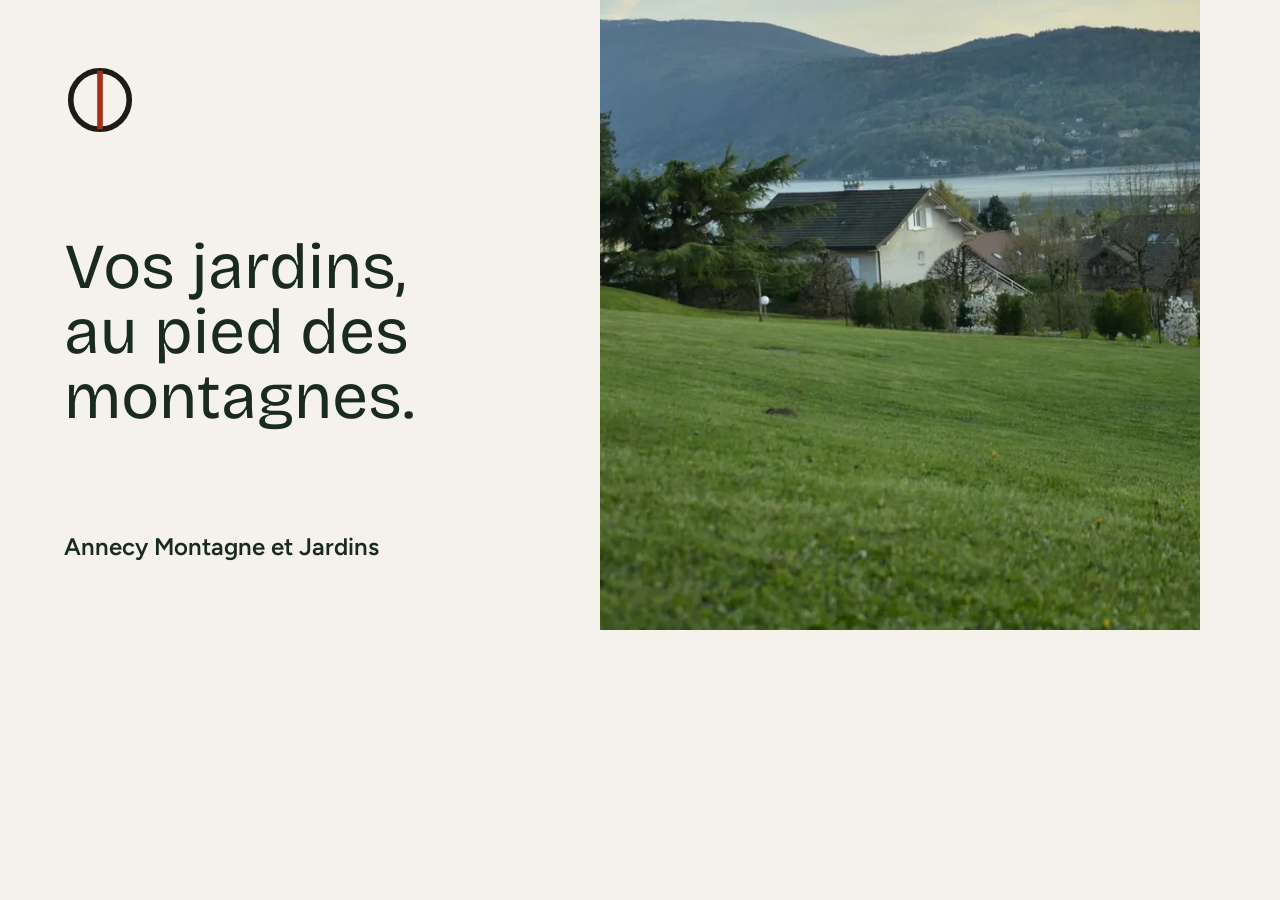
<file: _partage/accueil-fr.html>
<!doctype html>
<html lang="fr"><head><meta charset="utf-8">
<link rel="stylesheet" href="/assets/css/socle.css"><link rel="stylesheet" href="/assets/css/site.css">
<style>:root{--fond:#f4f2ea;--texte:#1b2a20}
html,body{margin:0;width:1200px;height:630px;overflow:hidden;background:var(--fond);color:var(--texte)}
.carte{display:grid;grid-template-columns:1fr 1fr;width:1200px;height:630px}
.carte-texte{display:flex;flex-direction:column;justify-content:space-between;padding:64px}
.carte-texte img{width:72px;height:72px}
.carte-titre{font-family:var(--police-titres);font-size:64px;line-height:1.02;margin:0;text-wrap:balance}
.carte-nom{font-size:24px;font-weight:600;margin:0}
.carte-image{background:center/cover no-repeat}</style>
</head><body>
<div class="carte">
  <div class="carte-texte">
    <img src="/assets/images/logo.svg" alt="">
    <p class="carte-titre">Vos jardins, au pied des montagnes.</p>
    <p class="carte-nom">Annecy Montagne et Jardins</p>
  </div>
  <div class="carte-image" style="background-image:url('/assets/images/accueil-ouverture-1280.webp')"></div>
</div>
</body></html>
</file>
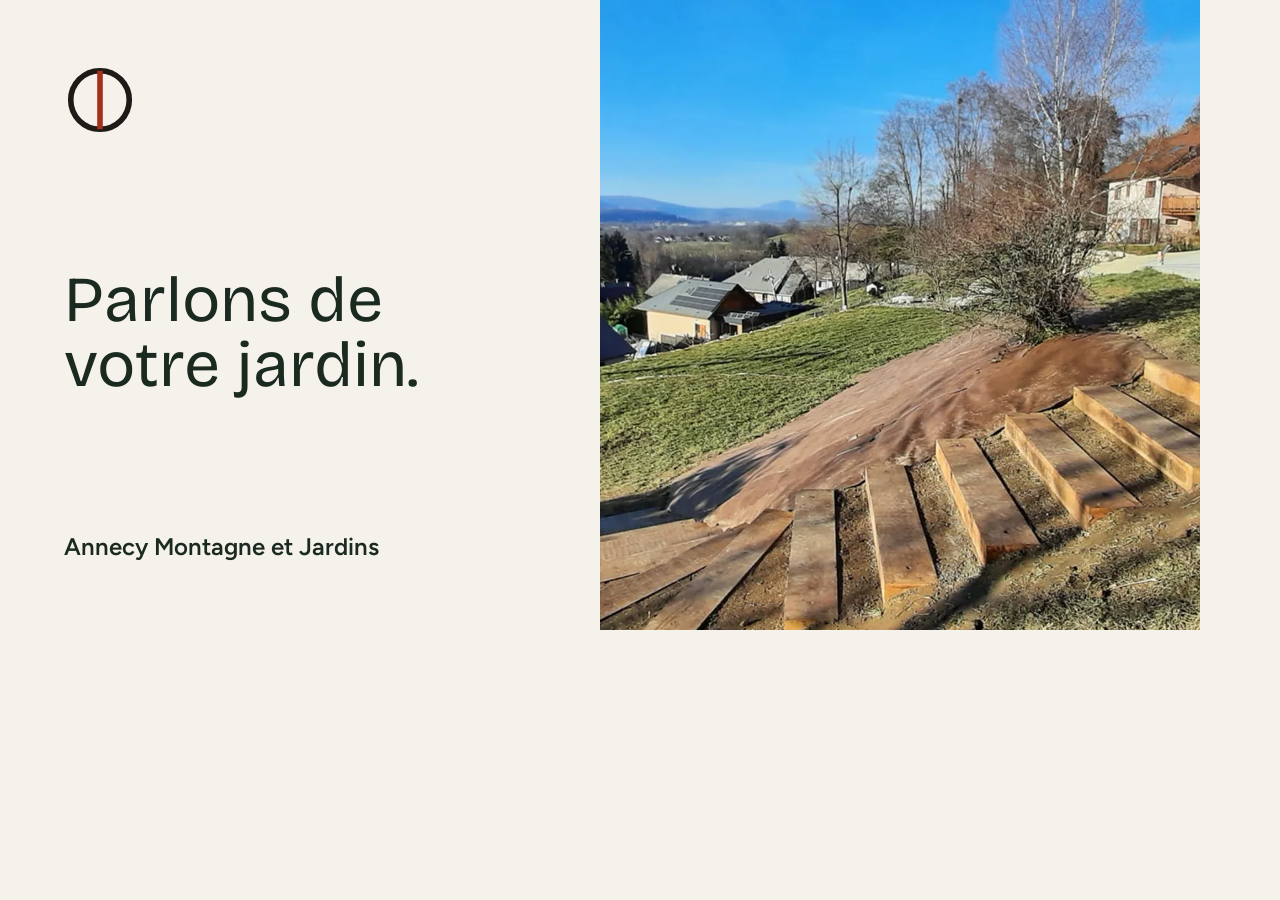
<file: _partage/contact-fr.html>
<!doctype html>
<html lang="fr"><head><meta charset="utf-8">
<link rel="stylesheet" href="/assets/css/socle.css"><link rel="stylesheet" href="/assets/css/site.css">
<style>:root{--fond:#f4f2ea;--texte:#1b2a20}
html,body{margin:0;width:1200px;height:630px;overflow:hidden;background:var(--fond);color:var(--texte)}
.carte{display:grid;grid-template-columns:1fr 1fr;width:1200px;height:630px}
.carte-texte{display:flex;flex-direction:column;justify-content:space-between;padding:64px}
.carte-texte img{width:72px;height:72px}
.carte-titre{font-family:var(--police-titres);font-size:64px;line-height:1.02;margin:0;text-wrap:balance}
.carte-nom{font-size:24px;font-weight:600;margin:0}
.carte-image{background:center/cover no-repeat}</style>
</head><body>
<div class="carte">
  <div class="carte-texte">
    <img src="/assets/images/logo.svg" alt="">
    <p class="carte-titre">Parlons de votre jardin.</p>
    <p class="carte-nom">Annecy Montagne et Jardins</p>
  </div>
  <div class="carte-image" style="background-image:url('/assets/images/real-escalier-traverses-960.webp')"></div>
</div>
</body></html>
</file>
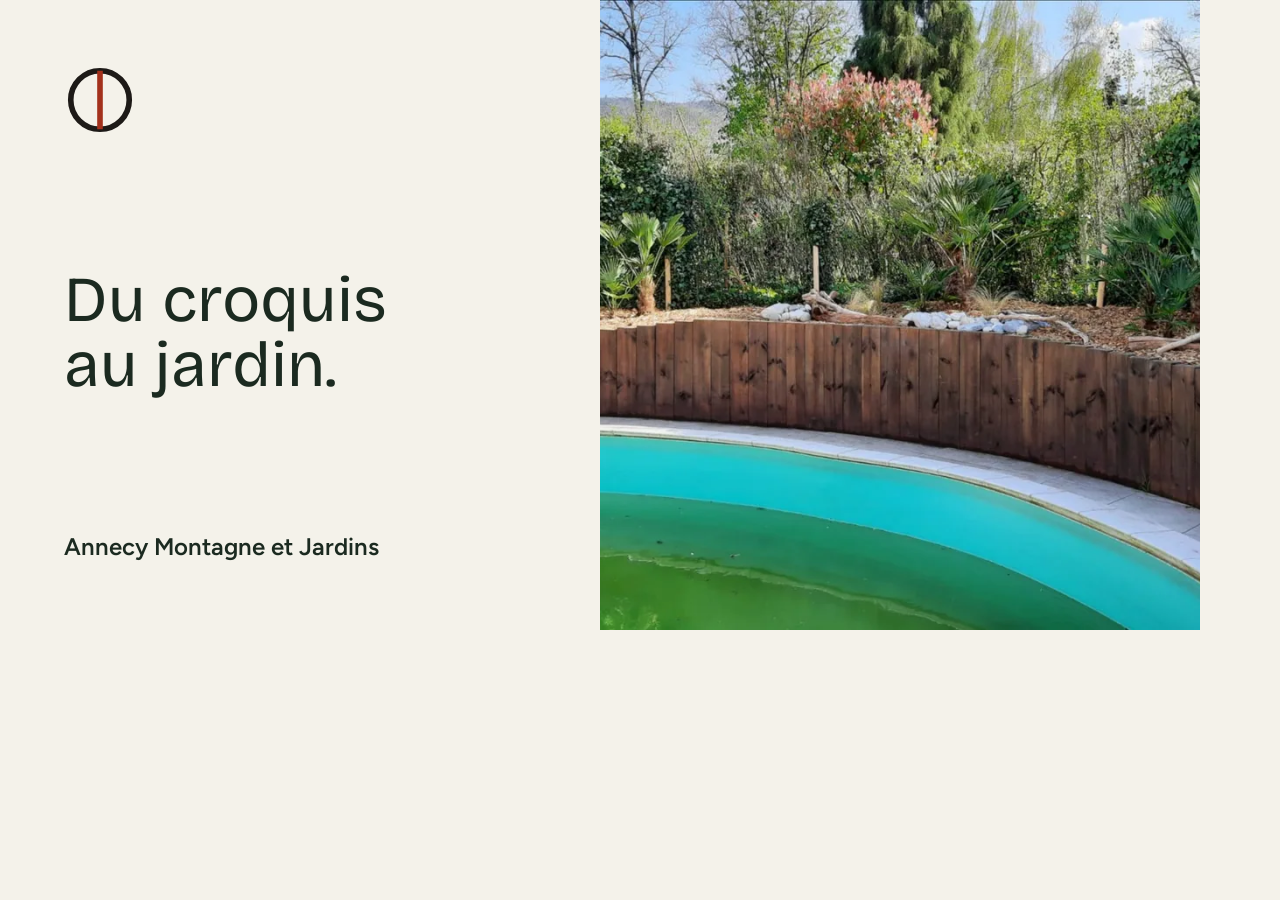
<file: _partage/creation-fr.html>
<!doctype html>
<html lang="fr"><head><meta charset="utf-8">
<link rel="stylesheet" href="/assets/css/socle.css"><link rel="stylesheet" href="/assets/css/site.css">
<style>:root{--fond:#f4f2ea;--texte:#1b2a20}
html,body{margin:0;width:1200px;height:630px;overflow:hidden;background:var(--fond);color:var(--texte)}
.carte{display:grid;grid-template-columns:1fr 1fr;width:1200px;height:630px}
.carte-texte{display:flex;flex-direction:column;justify-content:space-between;padding:64px}
.carte-texte img{width:72px;height:72px}
.carte-titre{font-family:var(--police-titres);font-size:64px;line-height:1.02;margin:0;text-wrap:balance}
.carte-nom{font-size:24px;font-weight:600;margin:0}
.carte-image{background:center/cover no-repeat}</style>
</head><body>
<div class="carte">
  <div class="carte-texte">
    <img src="/assets/images/logo.svg" alt="">
    <p class="carte-titre">Du croquis au jardin.</p>
    <p class="carte-nom">Annecy Montagne et Jardins</p>
  </div>
  <div class="carte-image" style="background-image:url('/assets/images/creation-piscine-1280.webp')"></div>
</div>
</body></html>
</file>
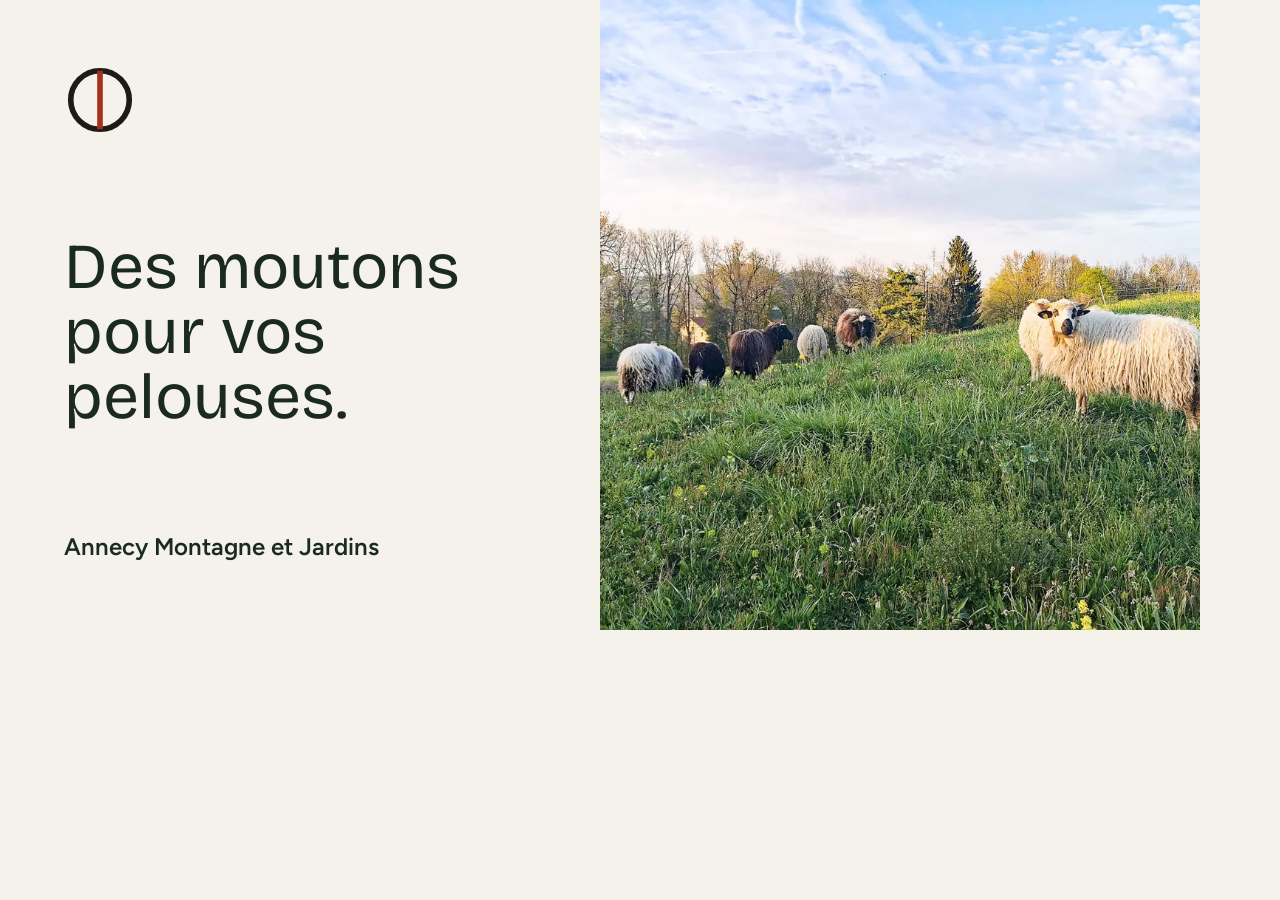
<file: _partage/eco-paturage-fr.html>
<!doctype html>
<html lang="fr"><head><meta charset="utf-8">
<link rel="stylesheet" href="/assets/css/socle.css"><link rel="stylesheet" href="/assets/css/site.css">
<style>:root{--fond:#f4f2ea;--texte:#1b2a20}
html,body{margin:0;width:1200px;height:630px;overflow:hidden;background:var(--fond);color:var(--texte)}
.carte{display:grid;grid-template-columns:1fr 1fr;width:1200px;height:630px}
.carte-texte{display:flex;flex-direction:column;justify-content:space-between;padding:64px}
.carte-texte img{width:72px;height:72px}
.carte-titre{font-family:var(--police-titres);font-size:64px;line-height:1.02;margin:0;text-wrap:balance}
.carte-nom{font-size:24px;font-weight:600;margin:0}
.carte-image{background:center/cover no-repeat}</style>
</head><body>
<div class="carte">
  <div class="carte-texte">
    <img src="/assets/images/logo.svg" alt="">
    <p class="carte-titre">Des moutons pour vos pelouses.</p>
    <p class="carte-nom">Annecy Montagne et Jardins</p>
  </div>
  <div class="carte-image" style="background-image:url('/assets/images/eco-troupeau-1280.webp')"></div>
</div>
</body></html>
</file>
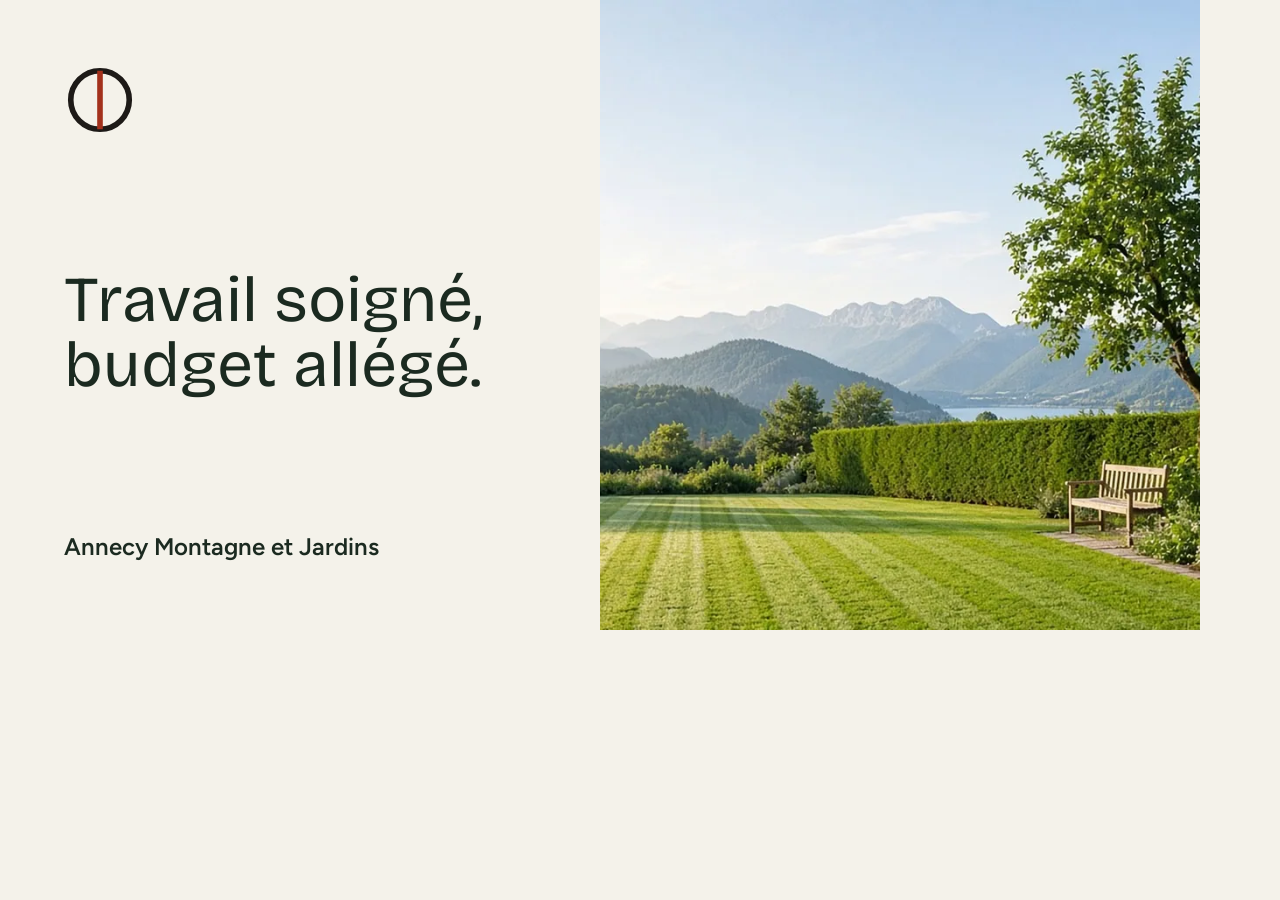
<file: _partage/entretien-fr.html>
<!doctype html>
<html lang="fr"><head><meta charset="utf-8">
<link rel="stylesheet" href="/assets/css/socle.css"><link rel="stylesheet" href="/assets/css/site.css">
<style>:root{--fond:#f4f2ea;--texte:#1b2a20}
html,body{margin:0;width:1200px;height:630px;overflow:hidden;background:var(--fond);color:var(--texte)}
.carte{display:grid;grid-template-columns:1fr 1fr;width:1200px;height:630px}
.carte-texte{display:flex;flex-direction:column;justify-content:space-between;padding:64px}
.carte-texte img{width:72px;height:72px}
.carte-titre{font-family:var(--police-titres);font-size:64px;line-height:1.02;margin:0;text-wrap:balance}
.carte-nom{font-size:24px;font-weight:600;margin:0}
.carte-image{background:center/cover no-repeat}</style>
</head><body>
<div class="carte">
  <div class="carte-texte">
    <img src="/assets/images/logo.svg" alt="">
    <p class="carte-titre">Travail soigné, budget allégé.</p>
    <p class="carte-nom">Annecy Montagne et Jardins</p>
  </div>
  <div class="carte-image" style="background-image:url('/assets/images/grok/entretien-ouverture-1280.webp')"></div>
</div>
</body></html>
</file>
<file: assets/css/socle.css>
/* Socle : règles communes à toutes les maquettes. Le style du projet va dans site.css.
   Les couleurs et polices du projet se règlent par les variables ci-dessous (redéfinies dans site.css). */
:root {
  --police-titres: Georgia, 'Times New Roman', serif;
  --police-texte: system-ui, -apple-system, 'Segoe UI', Roboto, sans-serif;
  --accent: #b3361f;
  --texte-doux: color-mix(in srgb, var(--texte) 78%, var(--fond));
  --ligne: color-mix(in srgb, var(--texte) 18%, var(--fond));
  --gouttiere: clamp(16px, 4vw, 48px);
  --largeur: 1240px;
  --rayon: 6px;
  --duree: .7s;
  --courbe: cubic-bezier(.22, 1, .36, 1);
}

*, *::before, *::after { box-sizing: border-box; }
html { -webkit-text-size-adjust: 100%; text-size-adjust: 100%; }
body {
  font-family: var(--police-texte); font-size: clamp(1rem, .96rem + .2vw, 1.125rem); line-height: 1.6;
  padding-bottom: var(--barres-h); overflow-x: clip;
}
img, picture, video, canvas, svg { display: block; max-width: 100%; }
img, video { height: auto; }
h1, h2, h3, h4 { font-family: var(--police-titres); line-height: 1.08; margin: 0 0 .5em; text-wrap: balance; font-weight: 600; }
p, li, dd, figcaption { text-wrap: pretty; }
p { margin: 0 0 1em; }
a { color: inherit; }
a[href^="mailto:"] { overflow-wrap: anywhere; }
button, input, select, textarea { font: inherit; color: inherit; }
button { cursor: pointer; }
:where(a, button, input, select, textarea, summary, [tabindex]) { -webkit-tap-highlight-color: transparent; }
:focus { outline: none; }
:focus-visible { outline: 3px solid var(--accent); outline-offset: 3px; border-radius: 2px; }
[id] { scroll-margin-top: calc(var(--entete-h) + 12px); scroll-margin-bottom: calc(var(--barres-h) + 12px); }
/* Lien profond vers une scène qui cache l'en-tête : elle arrive tout en haut de l'écran (comme aller() du socle). */
html.js:not(.secours) :is([data-entete-cache], [data-entete-cache] [id], [data-fx="plein-ecran"], [data-fx="plein-ecran"] [id]) { scroll-margin-top: 0; }
[hidden] { display: none !important; }

.visuellement-cache {
  position: absolute !important; width: 1px; height: 1px; padding: 0; margin: -1px;
  overflow: hidden; clip: rect(0 0 0 0); white-space: nowrap; border: 0;
}
.evitement {
  position: fixed; left: 12px; top: 12px; z-index: 1000; padding: 12px 16px; background: var(--texte); color: var(--fond);
  transform: translateY(-160%); text-decoration: none;
}
.evitement:focus-visible { transform: none; }
.conteneur { width: min(100% - 2 * var(--gouttiere), var(--largeur)); margin-inline: auto; }
.chiffres { font-variant-numeric: tabular-nums; }

/* Boutons : zones tactiles d'au moins 44 px. */
.bouton {
  display: inline-flex; align-items: center; justify-content: center; gap: .5em;
  min-height: 48px; min-width: 44px; padding: .7em 1.4em; border-radius: 999px;
  background: var(--accent); color: var(--fond); text-decoration: none; font-weight: 600; border: 0;
  line-height: 1.2; text-align: center;
}
.bouton--contour { background: transparent; color: inherit; box-shadow: inset 0 0 0 2px currentColor; }
.bouton[disabled] { opacity: .55; cursor: not-allowed; }

/* Apparitions : cachées par le style critique jusqu'à .vu, jamais recachées. */
html.js:not(.secours):not([data-arrivee="retour"]) [data-anime]:not([data-anime="gsap"]) {
  transform: translate3d(0, 1.2rem, 0);
  transition: opacity var(--duree) var(--courbe) var(--delai, 0s), transform var(--duree) var(--courbe) var(--delai, 0s);
}
html.js:not(.secours):not([data-arrivee="retour"]) [data-anime]:not([data-anime="gsap"]).vu { transform: none; }

/* Bibliothèque d'effets (effets.js). Apparitions : le bloc lui-même ne glisse pas, ce sont ses parties qui arrivent.
   Mêmes conditions que les apparitions : en secours, au retour et sans JavaScript, état final direct.
   Les transitions ne valent que pendant l'arrivée (.fx-fini ensuite) : celles du projet reprennent la main. */
html.js:not(.secours):not([data-arrivee="retour"]) :is([data-anime="lignes"], [data-anime="mots"], [data-anime="lettres"], [data-anime="cascade"]):not([data-anime="gsap"]) {
  transform: none; transition: opacity .25s linear var(--delai, 0s);
}
/* Masques des lignes : découpe par clip-path, débordante en haut et sur les côtés (accents), un peu en bas (jambages),
   au lieu d'un overflow et de marges : la mise en page ne change pas d'un pixel pendant la découpe. La ligne part
   d'assez bas (135 %) pour rester invisible malgré le débord du bas. */
.fx-ligne-mask { overflow: visible !important; clip-path: inset(-.4em -.6em -.2em -.6em); }
html.js:not(.secours):not([data-arrivee="retour"]) [data-anime="lignes"] .fx-ligne {
  transform: translate3d(0, 135%, 0); transition: transform 1s var(--courbe) calc(var(--delai, 0s) + var(--i, 0) * 90ms);
}
html.js:not(.secours):not([data-arrivee="retour"]) [data-anime="lignes"].vu .fx-ligne { transform: none; }
html.js:not(.secours):not([data-arrivee="retour"]) [data-anime="mots"] .fx-mot {
  opacity: 0; transform: translate3d(0, .5em, 0);
  transition: opacity .6s var(--courbe) calc(var(--delai, 0s) + var(--i, 0) * 35ms), transform .7s var(--courbe) calc(var(--delai, 0s) + var(--i, 0) * 35ms);
}
html.js:not(.secours):not([data-arrivee="retour"]) [data-anime="mots"].vu .fx-mot { opacity: 1; transform: none; }
/* Lettres : chaque mot reste d'un bloc (jamais coupé en fin de ligne), les lettres basculent en place. */
[data-anime="lettres"] :is(.fx-mot-l, .fx-lettre) { display: inline-block; }
html.js:not(.secours):not([data-arrivee="retour"]) [data-anime="lettres"] .fx-lettre {
  opacity: 0; transform: translate3d(0, .55em, 0) rotate(12deg); transform-origin: 0 100%;
  transition: opacity .5s var(--courbe) calc(var(--delai, 0s) + var(--i, 0) * 18ms), transform .8s var(--courbe) calc(var(--delai, 0s) + var(--i, 0) * 18ms);
}
html.js:not(.secours):not([data-arrivee="retour"]) [data-anime="lettres"].vu .fx-lettre { opacity: 1; transform: none; }
html.js:not(.secours):not([data-arrivee="retour"]) [data-anime="cascade"] > * { opacity: 0; transform: translate3d(0, 1.8rem, 0); }
html.js:not(.secours):not([data-arrivee="retour"]) [data-anime="cascade"]:not(.fx-fini) > * {
  transition: opacity .7s var(--courbe) calc(var(--delai, 0s) + var(--i, 0) * 80ms), transform .9s var(--courbe) calc(var(--delai, 0s) + var(--i, 0) * 80ms);
}
html.js:not(.secours):not([data-arrivee="retour"]) [data-anime="cascade"].vu > * { opacity: 1; transform: none; }
/* Rideau : règle aussi précise que celle des apparitions (sinon sa transition de découpe serait écrasée). */
html.js:not(.secours):not([data-arrivee="retour"]) [data-anime="rideau"]:not([data-anime="gsap"]) {
  transform: none; clip-path: inset(0 0 100% 0);
}
html.js:not(.secours):not([data-arrivee="retour"]) [data-anime="rideau"]:not([data-anime="gsap"]):not(.fx-fini) {
  transition: opacity .25s linear var(--delai, 0s), clip-path 1.2s cubic-bezier(.77, 0, .18, 1) var(--delai, 0s);
}
html.js:not(.secours):not([data-arrivee="retour"]) [data-anime="rideau"]:not([data-anime="gsap"]).vu { clip-path: inset(0 0 0 0); }
html.js:not(.secours):not([data-arrivee="retour"]) [data-anime="rideau"]:not([data-fx]) > :is(picture, video) { transform: scale(1.14); }
html.js:not(.secours):not([data-arrivee="retour"]) [data-anime="rideau"]:not([data-fx]):not(.fx-fini) > :is(picture, video) { transition: transform 1.6s var(--courbe) var(--delai, 0s); }
html.js:not(.secours):not([data-arrivee="retour"]) [data-anime="rideau"].vu:not([data-fx]) > :is(picture, video) { transform: none; }
/* Effets liés au défilement : l'image déplacée par GSAP n'a aucune transition CSS (une seule source par propriété). */
[data-fx="parallaxe"] > :is(picture, video, img), [data-fx="zoom"] > :is(picture, video, img) { transition: none; }
/* WebGL « onde » : le canvas, calé sur l'image, n'est visible que pendant le mouvement ; au repos, l'image d'origine, nette. */
[data-fx="onde"] { position: relative; }
.fx-onde { position: absolute; left: 0; top: 0; width: 100%; height: 100%; pointer-events: none; opacity: 0; transition: opacity .3s linear; }
.fx-onde--actif { opacity: 1; transition-duration: .12s; }
/* Image qui s'ouvre en plein écran : section haute, cadre collant en haut de l'écran (sticky, pas d'épinglage GSAP).
   En secours et sans JavaScript : image entière dans une section normale (règles [data-collant]). */
html.js:not(.secours) [data-fx="plein-ecran"] { position: relative; height: var(--fx-longueur, 260svh); }
html.js:not(.secours) [data-fx="plein-ecran"] > [data-collant] { position: sticky; top: 0; height: 100vh; height: 100svh; overflow: hidden; }
[data-fx="plein-ecran"] > [data-collant] > .media, [data-fx="plein-ecran"] [data-fx-cible] { width: 100%; height: 100%; border-radius: 0; }
:is(html.secours, html:not(.js)) [data-fx="plein-ecran"] [data-fx-cible] { height: 100svh; }
/* Mots géants : la rangée garde sa largeur (mots répétés au besoin) et ne sort jamais de son bandeau.
   En secours et sans JavaScript, les mots passent à la ligne : rien n'est coupé. */
[data-fx="mots-geants"] { overflow: hidden; overflow: clip; }
[data-fx="mots-geants"] [data-fx-rangee] { width: max-content; white-space: nowrap; margin: 0; }
:is(html.secours, html:not(.js)) [data-fx="mots-geants"] { overflow: visible; }
:is(html.secours, html:not(.js)) [data-fx="mots-geants"] [data-fx-rangee] { width: auto; white-space: normal; line-height: 1.2; }
/* Inclinaison selon la vitesse : GSAP seul tient la transformation (pas de transition CSS sur transform). */
[data-fx="vitesse"], [data-fx="mots-geants"] [data-fx-rangee] { transition-property: opacity, color, background-color, border-color, box-shadow !important; }

/* Effets au survol : au premier survol, GSAP prend la main sur la transformation (classe fx-survol) :
   plus aucune transition CSS sur transform pour cet élément. */
.fx-survol { transition-property: opacity, color, background-color, border-color, box-shadow !important; }

[data-boucle-css].hors-ecran, [data-boucle-css].hors-ecran *, [data-boucle-css].en-pause, [data-boucle-css].en-pause * { animation-play-state: paused !important; }

/* En-tête : opaque, jamais coupé, se cache en descendant. */
[data-entete] {
  position: fixed; inset: 0 0 auto; z-index: 800; background: var(--fond);
  border-bottom: 1px solid var(--ligne); transition: transform .35s var(--courbe);
}
html.entete-cache [data-entete], html.scene-sans-entete:not(.menu-ouvert) [data-entete] { transform: translateY(-100%); }
.entete-rangee {
  display: flex; align-items: center; gap: clamp(8px, 2vw, 28px);
  min-height: 64px; padding: 8px var(--gouttiere); max-width: calc(var(--largeur) + 2 * var(--gouttiere)); margin-inline: auto;
}
.entete-logo { display: inline-flex; align-items: center; gap: .6em; min-height: 44px; text-decoration: none; font-weight: 700; flex: none; }
.entete-logo img { width: 36px; height: 36px; }
[data-nav] { flex: 1 1 auto; min-width: 0; display: flex; justify-content: flex-end; }
[data-nav] ul { display: flex; gap: clamp(12px, 2vw, 28px); list-style: none; margin: 0; padding: 0; min-width: 0; overflow: hidden; white-space: nowrap; }
/* Un lien de navigation ne passe jamais à la ligne : sinon il « tient » sur deux lignes et le relais
   (deuxième rangée, bouton Menu) ne se déclenche pas. */
[data-nav] a { display: inline-flex; align-items: center; min-height: 44px; text-decoration: none; white-space: nowrap; }
[data-nav] a[aria-current] { text-decoration: underline; text-underline-offset: .35em; text-decoration-thickness: 2px; }
.entete-actions { display: flex; align-items: center; gap: 8px; flex: none; }
.entete-actions .bouton { min-height: 44px; padding-inline: 1.1em; }
.entete-langue { display: inline-flex; align-items: center; justify-content: center; min-width: 44px; min-height: 44px; text-decoration: none; font-weight: 600; text-transform: uppercase; }
[data-menu-bouton] { display: none; min-height: 44px; min-width: 44px; padding: 0 14px; border: 0; border-radius: 999px; background: var(--texte); color: var(--fond); font-weight: 600; }
html.nav-compacte [data-nav] { display: none; }
html.nav-compacte [data-menu-bouton] { display: inline-flex; align-items: center; }
html.nav-compacte .entete-actions { margin-left: auto; }
/* Dès 900 px, les liens qui ne tiennent pas à côté du logo passent sur une deuxième rangée (entete.js) :
   jamais le bouton Menu seul sur ordinateur. L'en-tête est plus haut : --entete-h suit (mesures.js). */
html.nav-deux-rangees .entete-rangee { flex-wrap: wrap; row-gap: 0; }
html.nav-deux-rangees [data-nav] { order: 3; flex: 1 0 100%; justify-content: flex-start; border-top: 1px solid var(--ligne); }
html.nav-deux-rangees .entete-actions { margin-left: auto; }
html.nav-deux-lignes [data-nav] ul { flex-wrap: wrap; row-gap: 0; column-gap: clamp(12px, 1.6vw, 24px); }
@media (max-width: 520px) { .entete-actions .bouton { display: none; } }

/* Sans JavaScript : l'en-tête reste dans le flux (sa hauteur n'est pas mesurée, rien ne passe dessous).
   Dès 900 px, les liens passent à la ligne sous le logo ; en dessous, un lien Menu ouvre le menu plein écran
   par son ancre (#menu:target) et un lien Fermer le referme. */
.menu-sansjs, .menu-sansjs-fermer { display: none; }
html:not(.js) { --entete-h: 0px; }
html:not(.js) [data-entete] { position: relative; }
@media (min-width: 900px) {
  html:not(.js) .entete-rangee { flex-wrap: wrap; row-gap: 0; }
  html:not(.js) [data-nav] { order: 3; flex: 1 0 100%; justify-content: flex-start; }
  html:not(.js) [data-nav] ul { flex-wrap: wrap; column-gap: clamp(12px, 2vw, 28px); row-gap: 0; }
  html:not(.js) .entete-actions { margin-left: auto; }
}
@media (max-width: 899px) {
  html:not(.js) [data-nav] { display: none; }
  html:not(.js) .entete-actions { margin-left: auto; }
  html:not(.js) .menu-sansjs {
    display: inline-flex; align-items: center; min-height: 44px; min-width: 44px; padding: 0 14px; border-radius: 999px;
    background: var(--texte); color: var(--fond); font-weight: 600; text-decoration: none;
  }
}
html:not(.js) #menu:target { z-index: 810; visibility: visible; opacity: 1; transition: none; padding-top: 24px; }
html:not(.js) #menu:target li { opacity: 1; transform: none; transition: none; }
html:not(.js) #menu:target .menu-sansjs-fermer { display: block; margin: 0 0 16px; }
html:not(.js) .menu-sansjs-fermer a { display: inline-flex; align-items: center; min-height: 44px; font-weight: 600; }
/* Cible du lien Fermer : fixe, elle ne fait pas défiler la page quand le menu se referme. */
#menu-ferme { position: fixed; top: 0; left: 0; width: 1px; height: 1px; pointer-events: none; }
/* Sans JavaScript, la barre fixe du téléphone n'est pas mesurée : sa hauteur est réservée d'office. */
@media (max-width: 760px) { html:not(.js) { --barres-h: calc(65px + env(safe-area-inset-bottom)); } }

/* Menu : plein écran, liens qui arrivent l'un après l'autre. */
[data-menu] {
  position: fixed; inset: 0; z-index: 790; background: var(--menu-fond, var(--fond)); overflow-y: auto; overscroll-behavior: contain;
  padding: calc(var(--entete-h) + 24px) var(--gouttiere) calc(32px + var(--barres-h));
  visibility: hidden; opacity: 0; transition: opacity .3s var(--courbe), visibility 0s .3s;
}
html.menu-ouvert [data-menu] { visibility: visible; opacity: 1; transition: opacity .3s var(--courbe); }
html.menu-ouvert [data-entete] { transform: none; }
[data-menu] ul { list-style: none; margin: 0 0 32px; padding: 0; }
[data-menu] li { opacity: 0; transform: translateY(12px); transition: opacity .4s var(--courbe), transform .4s var(--courbe); transition-delay: calc(var(--i, 0) * 50ms + 80ms); }
html.menu-ouvert [data-menu] li { opacity: 1; transform: none; }
[data-menu] .menu-lien { display: flex; align-items: center; min-height: 52px; font-family: var(--police-titres); font-size: clamp(1.6rem, 7vw, 2.6rem); text-decoration: none; }
[data-menu] .menu-lien[aria-current] { color: var(--accent); }

/* Voile de transition (état de départ dans le style critique). */
[data-voile] { display: grid; place-items: center; color: var(--fond); }
.voile-contenu { display: grid; justify-items: center; gap: 12px; text-align: center; padding: var(--gouttiere); }
.voile-contenu img { width: 56px; height: 56px; }
[data-voile-libelle] { font-family: var(--police-titres); font-size: clamp(1.6rem, 5vw, 3rem); }
/* Forme « vague » : bords ondulés du voile (en haut à la montée, en bas au retrait), posés par le gabarit. */
[data-voile] .voile-vague { position: absolute; left: 0; width: 100%; height: clamp(60px, 12vh, 120px); fill: var(--voile-fond); pointer-events: none; }
[data-voile] .voile-vague--haut { bottom: calc(100% - 1px); transform-origin: 50% 100%; }
[data-voile] .voile-vague--bas { top: calc(100% - 1px); transform-origin: 50% 0; }
/* Trou qui s'ouvre dans le voile (forme « iris ») ou dans le panneau de l'intro (versObjet) :
   variables --cx, --cy (centre) et --trou (rayon), posées image par image par le socle. */
[data-voile].avec-trou, .ouverture-panneau.avec-trou {
  -webkit-mask: radial-gradient(circle at var(--cx, 50%) var(--cy, 50%), transparent var(--trou, -2px), #000 calc(var(--trou, -2px) + 1px));
          mask: radial-gradient(circle at var(--cx, 50%) var(--cy, 50%), transparent var(--trou, -2px), #000 calc(var(--trou, -2px) + 1px));
}

/* Barre fixe du téléphone : action principale et contact rapide. */
[data-barre-fixe] {
  position: fixed; inset: auto 0 0; z-index: 780; display: none; gap: 8px;
  padding: 8px var(--gouttiere) calc(8px + env(safe-area-inset-bottom)); background: var(--fond); border-top: 1px solid var(--ligne);
  transition: transform .3s var(--courbe);
}
[data-barre-fixe] .bouton { flex: 1; min-height: 48px; }
[data-barre-fixe].barre-masquee { transform: translateY(110%); }
@media (max-width: 760px) { [data-barre-fixe] { display: flex; } }

/* Écrans plein cadre et sections épinglées : tout tient dans la partie visible. */
.ecran {
  min-height: 100vh; min-height: 100svh; display: flex; flex-direction: column;
  padding-top: calc(var(--entete-h) + 16px); padding-bottom: calc(var(--barres-h) + 16px);
}
.ecran.epingle { height: 100vh; height: 100svh; min-height: 0; }
.ecran .piste { flex: 1 1 auto; min-height: 0; max-height: 820px; }

/* Scènes épinglées ou collantes du projet ([data-scene], .ecran.epingle) : en secours et sans
   JavaScript, plus rien n'est épinglé, la scène prend la hauteur de son contenu (au moins un écran) au lieu
   d'être coupée. Son cadre collant [data-collant] redevient un bloc normal. */
:is(html.secours, html:not(.js)) :is([data-scene], .ecran.epingle) { height: auto !important; min-height: 100svh; }
:is(html.secours, html:not(.js)) [data-collant] { position: relative !important; top: auto !important; height: auto !important; min-height: 100svh; }

/* Faces arrière d'un objet en 3D (verso d'une carte, dos d'un volet) : jamais visibles de dos ;
   en secours et sans JavaScript, l'objet est posé ouvert et son dos est retiré (sinon il recouvre le texte). */
[data-face="dos"] { backface-visibility: hidden; -webkit-backface-visibility: hidden; }
:is(html.secours, html:not(.js)) [data-face="dos"] { display: none !important; }

/* Écrans bas. 1366×768 et moins de 820 px de haut sur ordinateur : .masque-ecran-bas se retire (phrase
   d'introduction, surtitre, légende), pour que le premier écran et les scènes épinglées tiennent.
   Téléphone à l'horizontale et moins de 500 px de haut : .masque-ecran-tres-bas se retire aussi, et les
   écrans plein cadre se resserrent. Les tailles des titres d'ouverture se règlent dans site.css, dans les
   mêmes requêtes (@media (max-height: 820px) and (min-width: 761px), puis (max-height: 500px)). */
@media (max-height: 820px) and (min-width: 761px) { .masque-ecran-bas { display: none !important; } }
@media (max-height: 500px) {
  .masque-ecran-bas, .masque-ecran-tres-bas { display: none !important; }
  .ecran { padding-top: calc(var(--entete-h) + 8px); padding-bottom: calc(var(--barres-h) + 8px); }
}

/* Médias : cadrage réglé par --cadrage (object-position), mention des illustrations générées. */
.media { position: relative; margin: 0; overflow: hidden; border-radius: var(--rayon); background: color-mix(in srgb, var(--texte) 8%, var(--fond)); } /* jamais de case vide pendant le chargement */
.media picture { display: block; width: 100%; height: 100%; }
.media img, .media video { width: 100%; height: 100%; object-fit: cover; object-position: var(--cadrage, 50% 50%); }
@media (max-width: 760px) { .media img, .media video { object-position: var(--cadrage-mobile, var(--cadrage, 50% 50%)); } }
.mention-ia {
  position: absolute; right: 8px; bottom: 8px; z-index: 2; padding: 3px 8px; border-radius: 999px;
  background: rgba(0, 0, 0, .66); color: #fff; font: 600 12px/1.4 var(--police-texte); letter-spacing: .01em; pointer-events: none;
}

/* Formulaires. */
.champ { display: grid; gap: 6px; margin-bottom: 18px; }
.champ label { font-weight: 600; }
.champ input, .champ select, .champ textarea {
  min-height: 48px; padding: 10px 12px; border: 1px solid color-mix(in srgb, var(--texte) 45%, var(--fond)); border-radius: var(--rayon); background: var(--fond);
}
.champ [aria-invalid="true"] { border-color: #b00020; }
.champ-erreur { margin: 0; color: #b00020; font-size: .95rem; }
.mention-donnees { font-size: .9rem; color: var(--texte-doux); }
[data-message-envoi] { padding: 12px 16px; border-radius: var(--rayon); background: color-mix(in srgb, var(--accent) 12%, var(--fond)); }

/* Barre de lecture des pages longues. */
[data-barre-lecture] { position: fixed; left: 0; right: 0; top: var(--entete-h); height: 3px; z-index: 805; background: var(--accent); transform: scaleX(0); transform-origin: 0 50%; }
html.entete-cache [data-barre-lecture] { top: 0; }

/* Curseur personnalisé (souris uniquement, activé par data-curseur sur html). */
.curseur {
  position: fixed; left: -8px; top: -8px; z-index: 1001; width: 16px; height: 16px; border-radius: 50%;
  border: 2px solid var(--accent); pointer-events: none; opacity: 0; transition: opacity .2s, width .2s, height .2s, left .2s, top .2s;
}
html.curseur-actif .curseur { opacity: 1; }
.curseur.curseur-lien { width: 40px; height: 40px; left: -20px; top: -20px; }
.curseur.curseur-cache { opacity: 0 !important; }

/* Pied de page. */
.pied { padding: 56px 0 32px; border-top: 1px solid var(--ligne); }
.pied-grille { display: grid; gap: 32px; grid-template-columns: repeat(auto-fit, minmax(200px, 1fr)); }
.pied ul { list-style: none; margin: 0; padding: 0; }
.pied a, .pied button.lien { display: inline-flex; align-items: center; min-height: 44px; }
button.lien { background: none; border: 0; padding: 0; text-decoration: underline; text-underline-offset: .2em; }
.pied-bas { display: flex; flex-wrap: wrap; justify-content: space-between; gap: 12px; margin-top: 32px; font-size: .9rem; color: var(--texte-doux); }
</file>
<file: assets/css/site.css>
/* AMJ, direction « Lac et crêtes » : lin, sapin, anis du logo. Un seul système pour tout le site. */
@font-face { font-family: 'Bricolage'; src: url('/assets/fonts/bricolage.woff2') format('woff2'); font-weight: 200 800; font-display: swap; }
@font-face { font-family: 'Figtree'; src: url('/assets/fonts/figtree.woff2') format('woff2'); font-weight: 300 900; font-display: swap; }
@font-face { font-family: 'Instrument'; src: url('/assets/fonts/instrument-italique.woff2') format('woff2'); font-style: italic; font-weight: 400; font-display: swap; }
@font-face { font-family: 'Bricolage secours'; src: local('Arial'); size-adjust: 104%; ascent-override: 92%; descent-override: 24%; }
@font-face { font-family: 'Figtree secours'; src: local('Arial'); size-adjust: 97%; ascent-override: 95%; descent-override: 25%; }

:root {
  --sapin: #1b2a20;
  --sapin-2: #24372a;
  --lin: #f4f2ea;
  --carte: #fbfaf5;
  --anis: #94c456;
  --anis-clair: #b8dc8a;
  --vert: #2f5d3a;
  --accent: var(--vert);
  --police-titres: 'Bricolage', 'Bricolage secours', system-ui, sans-serif;
  --police-texte: 'Figtree', 'Figtree secours', system-ui, sans-serif;
  --police-italique: 'Instrument', Georgia, serif;
  --rayon: 14px;
  --largeur: 1280px;
  --section: clamp(72px, 9vw, 136px);
}
html { -webkit-tap-highlight-color: transparent; }
body { font-family: var(--police-texte); font-size: clamp(1rem, .96rem + .2vw, 1.0625rem); line-height: 1.6; }
h1, h2, h3 { font-family: var(--police-titres); font-weight: 650; letter-spacing: -.02em; line-height: 1.04; text-wrap: balance; }
h1 em, h2 em, h3 em { font-family: var(--police-italique); font-style: italic; font-weight: 400; letter-spacing: 0; color: var(--vert); font-size: 1.08em; }
h2 { font-size: clamp(2rem, 1.4rem + 2.6vw, 3.6rem); margin: 0 0 .45em; }
h3 { font-size: clamp(1.15rem, 1.05rem + .5vw, 1.45rem); letter-spacing: -.01em; }
p { text-wrap: pretty; }
a { color: inherit; }
:focus-visible { outline: 3px solid var(--anis); outline-offset: 3px; }

.conteneur { width: min(100% - 2 * var(--gouttiere), var(--largeur)); margin-inline: auto; }
.section { padding-block: var(--section); position: relative; }
.section--sapin { background-color: var(--sapin); color: var(--lin); }
.section--sapin h2 em, .tete--clair h2 em, .section--sapin h3 em { color: var(--anis-clair); }

/* Surtitre avec la petite crête du logo. */
.surtitre { display: inline-flex; align-items: center; gap: 10px; margin: 0 0 14px; font-size: .8rem; font-weight: 700; letter-spacing: .14em; text-transform: uppercase; color: var(--vert); }
.surtitre svg { width: 34px; height: 12px; flex: none; color: var(--anis); }
.section--sapin .surtitre, .tete--clair .surtitre, .surtitre--clair { color: var(--anis-clair); }
.tete-ligne { display: grid; grid-template-columns: minmax(0, 1.2fr) minmax(0, 1fr); gap: 16px clamp(24px, 5vw, 72px); align-items: end; margin-bottom: clamp(28px, 4vw, 52px); }
.tete-ligne .tete h2 { margin-bottom: 0; }
.tete-texte { margin: 0; color: var(--texte-doux); max-width: 36em; }

/* Boutons. */
.bouton { display: inline-flex; align-items: center; justify-content: center; min-height: 50px; padding: 12px 24px; border-radius: 999px; background: var(--anis); color: var(--sapin); font-weight: 700; text-decoration: none; border: 2px solid var(--anis); line-height: 1.2; transition: background-color .25s, color .25s, border-color .25s; }
.bouton:hover { background: var(--anis-clair); border-color: var(--anis-clair); }
.bouton--contour { background: transparent; color: var(--texte); border-color: currentColor; }
.bouton--contour:hover { background: var(--sapin); color: var(--lin); border-color: var(--sapin); }
.bouton--clair { background: transparent; color: var(--lin); border-color: color-mix(in srgb, var(--lin) 70%, transparent); }
.bouton--clair:hover { background: var(--lin); color: var(--sapin); border-color: var(--lin); }
.actions { display: flex; flex-wrap: wrap; gap: 12px; align-items: center; }
.lien-fleche { display: inline-flex; align-items: center; min-height: 44px; font-weight: 700; text-decoration-thickness: 2px; text-underline-offset: 5px; text-decoration-color: var(--anis); }
.lien-fleche::after { content: '→'; margin-left: 8px; transition: transform .3s var(--courbe); }
.lien-fleche:hover::after { transform: translateX(4px); }
.info-cle { font-weight: 700; font-size: .95rem; display: inline-flex; gap: 8px; align-items: center; margin: 14px 0 0; }
.info-cle::before { content: ''; width: 10px; height: 10px; border-radius: 50%; background: var(--anis); flex: none; }

/* En-tête. */
[data-entete] { background: var(--lin); }
.entete-logo img { display: block; width: auto; height: 46px; }
.entete-logo { display: flex; align-items: center; min-height: 44px; }
[data-entete] .bouton { min-height: 44px; padding: 8px 18px; font-size: .95rem; }
[data-nav] a { font-weight: 600; }
[data-nav] a[aria-current] { text-decoration: underline; text-decoration-color: var(--anis); text-decoration-thickness: 3px; text-underline-offset: 8px; }
[data-menu] { color: var(--lin); }
[data-menu] .menu-lien { font-family: var(--police-titres); }

/* Intro et voile. */
.ouverture-panneau { gap: 14px; color: var(--lin); }
.ouverture-crete { width: min(380px, 70vw); height: auto; color: var(--anis); overflow: visible; }
.ouverture-logo { width: min(240px, 52vw); height: auto; }
.ouverture-ligne { margin: 0; font-size: .85rem; letter-spacing: .22em; text-transform: uppercase; color: var(--anis-clair); }
.voile-contenu img { width: 150px; height: auto; }
.voile-contenu span { font-family: var(--police-titres); }

/* Tampon rond « 50 % ». */
.tampon { position: relative; width: clamp(118px, 12vw, 168px); aspect-ratio: 1; border-radius: 50%; background: var(--anis); color: var(--sapin); display: grid; place-items: center; flex: none; box-shadow: 0 10px 30px rgb(0 0 0 / .18); }
.tampon-texte { position: absolute; inset: 0; width: 100%; height: 100%; }
.tampon-texte text { font: 700 15.5px var(--police-texte); letter-spacing: .14em; text-transform: uppercase; fill: currentColor; }
.tampon-coeur { position: relative; display: grid; place-items: center; width: 54%; aspect-ratio: 1; border-radius: 50%; background: var(--sapin); color: var(--lin); }
.tampon-coeur strong { font-family: var(--police-titres); font-size: clamp(1.25rem, 2vw, 1.75rem); line-height: 1; letter-spacing: -.03em; white-space: nowrap; }
.tampon-mouton { width: 62%; color: var(--lin); }

/* Ouverture de l'accueil : photo en deux calques (le fond, la pelouse qui avance). */
.hero { position: relative; min-height: 100svh; display: grid; align-items: end; background-color: var(--sapin); color: var(--lin); overflow: hidden; isolation: isolate; }
.hero-scene { position: absolute; inset: 0; z-index: -1; overflow: hidden; }
.hero-fond, .hero-pelouse { position: absolute; inset: 0; margin: 0; }
.hero-fond img, .hero-pelouse img { width: 100%; height: 100%; object-fit: cover; object-position: var(--cadrage, 50% 50%); display: block; }
.hero-pelouse { transform-origin: 50% 100%; }
.hero-voile { position: absolute; inset: 0; background: linear-gradient(180deg, rgb(27 42 32 / .5) 0%, rgb(27 42 32 / .12) 24%, rgb(27 42 32 / .38) 50%, rgb(20 32 24 / .86) 100%); }
.hero-contenu { display: flex; align-items: flex-end; justify-content: space-between; gap: 32px; padding-top: calc(var(--entete-h) + 24px); padding-bottom: calc(clamp(32px, 6vh, 72px) + var(--barres-h)); }
.hero-texte { max-width: 760px; }
.hero-titre { font-size: clamp(2.7rem, min(8vw, 12vh), 7.4rem); margin: 0 0 .3em; line-height: .98; color: var(--lin); }
.hero-titre em { color: var(--anis-clair); }
.hero-titre .ligne { display: block; clip-path: inset(-.2em -.3em -.25em -.3em); }
.hero-titre .ligne-in { display: block; }
html.js:not(.secours):not([data-arrivee="retour"]) .hero-titre .ligne-in { transform: translateY(110%); }
html.js.intro-finie .hero-titre .ligne-in, html.js.voile-leve .hero-titre .ligne-in { transform: none; }
.hero-intro { max-width: 34em; font-size: clamp(1.05rem, 1rem + .3vw, 1.25rem); color: color-mix(in srgb, var(--lin) 92%, transparent); margin: 0 0 22px; }
.hero-info { margin: 18px 0 0; font-weight: 700; display: flex; align-items: center; gap: 10px; color: var(--lin); }
.hero-info::before { content: ''; width: 10px; height: 10px; border-radius: 50%; background: var(--anis); }
.hero .tampon { margin-bottom: 8px; }

/* Ouvertures des pages intérieures : une composition par page. */
.ouverture-texte h1 { font-size: clamp(2.5rem, min(6.4vw, 10vh), 5.6rem); margin: 0 0 .35em; }
.ouverture-texte > p:not(.surtitre):not(.actions):not(.info-cle) { max-width: 34em; color: var(--texte-doux); font-size: clamp(1.02rem, 1rem + .25vw, 1.2rem); }

.ouverture-scindee { padding-top: calc(var(--entete-h) + clamp(20px, 4vh, 48px)); padding-bottom: clamp(32px, 6vh, 72px); min-height: min(100svh, 920px); display: grid; align-items: center; }
.ouverture-scindee-grille { display: grid; grid-template-columns: minmax(0, .9fr) minmax(0, 1.1fr); gap: clamp(28px, 5vw, 72px); align-items: center; }
.ouverture-visuel { position: relative; }
.ouverture-scindee-media { height: min(70svh, 680px); border-radius: var(--rayon) var(--rayon) var(--rayon) 120px; overflow: hidden; }
.ouverture-visuel .tampon { position: absolute; left: -28px; bottom: 28px; }

.ouverture-croquis { padding-top: calc(var(--entete-h) + clamp(20px, 4vh, 48px)); padding-bottom: clamp(32px, 6vh, 72px); min-height: min(100svh, 920px); display: grid; align-items: center; overflow: hidden; }
.ouverture-croquis-grille { display: grid; grid-template-columns: minmax(0, .85fr) minmax(0, 1.15fr); gap: clamp(28px, 5vw, 72px); align-items: center; }
.croquis-scene { position: relative; height: min(68svh, 660px); }
.croquis-photo { position: absolute; inset: 0 0 0 12%; border-radius: var(--rayon); overflow: hidden; }
.croquis-feuille { position: absolute; left: 0; top: 10%; width: 62%; padding: 10px 10px 12px; background: #fdfcf8; box-shadow: 0 18px 40px rgb(27 42 32 / .22); transform: rotate(-4deg); transform-origin: 30% 80%; border-radius: 4px; }
.croquis-media { aspect-ratio: 3 / 2; }

.ouverture-plein { position: relative; min-height: 100svh; display: grid; align-items: end; background-color: var(--sapin); color: var(--lin); overflow: hidden; isolation: isolate; }
.ouverture-plein-media { position: absolute; inset: 0; margin: 0; z-index: -1; }
.ouverture-plein-media img { width: 100%; height: 100%; object-fit: cover; }
.ouverture-plein-media::after { content: ''; position: absolute; inset: 0; background: linear-gradient(180deg, rgb(27 42 32 / .45) 0%, rgb(27 42 32 / .12) 22%, rgb(27 42 32 / .5) 48%, rgb(20 32 24 / .9) 100%); pointer-events: none; }
.ouverture-plein-contenu { display: flex; justify-content: space-between; align-items: flex-end; gap: 32px; padding-top: calc(var(--entete-h) + 24px); padding-bottom: calc(clamp(32px, 6vh, 72px) + var(--barres-h)); }
.ouverture-plein h1 { color: var(--lin); }
.ouverture-plein h1 em { color: var(--anis-clair); }
.ouverture-plein .ouverture-texte > p:not(.surtitre):not(.actions):not(.info-cle) { color: color-mix(in srgb, var(--lin) 92%, transparent); }
.ouverture-plein .info-cle { color: var(--lin); }

.ouverture-contact { padding-top: calc(var(--entete-h) + clamp(20px, 4vh, 48px)); padding-bottom: clamp(32px, 6vh, 72px); }
.ouverture-contact-grille { display: grid; grid-template-columns: minmax(0, 1fr) minmax(0, 1fr); gap: clamp(28px, 5vw, 72px); align-items: center; }
.ouverture-contact-media { height: min(62svh, 600px); border-radius: 120px var(--rayon) var(--rayon) var(--rayon); overflow: hidden; }
.coordonnees { display: grid; gap: 4px; margin: 22px 0 0; }
.coordonnees div { display: grid; grid-template-columns: 110px minmax(0, 1fr); gap: 12px; padding: 8px 0; border-top: 1px solid var(--ligne); }
.coordonnees dt { font-size: .82rem; font-weight: 700; letter-spacing: .08em; text-transform: uppercase; color: var(--vert); padding-top: 3px; }
.coordonnees dd { margin: 0; overflow-wrap: anywhere; }
.coordonnees a { font-weight: 700; display: inline-flex; min-height: 44px; align-items: center; }

/* Métiers : grandes cartes photo. */
.metiers-grille { list-style: none; margin: 0; padding: 0; display: grid; grid-template-columns: repeat(4, minmax(0, 1fr)); gap: clamp(12px, 1.6vw, 22px); }
.carte-metier a { position: relative; display: block; border-radius: var(--rayon); overflow: hidden; color: var(--lin); text-decoration: none; aspect-ratio: 3 / 4.4; background: var(--sapin); }
.carte-metier-media { position: absolute; inset: 0; margin: 0; }
.carte-metier-media img { width: 100%; height: 100%; object-fit: cover; transition: transform .8s var(--courbe); }
.carte-metier a:hover .carte-metier-media img { transform: scale(1.05); }
.carte-metier a::after { content: ''; position: absolute; inset: 0; background: linear-gradient(180deg, rgb(20 32 24 / 0) 35%, rgb(20 32 24 / .88) 100%); }
.carte-metier-texte { position: absolute; left: 0; right: 0; bottom: 0; z-index: 1; padding: clamp(16px, 1.6vw, 24px); display: grid; gap: 6px; }
.carte-metier-texte strong { font-family: var(--police-titres); font-size: clamp(1.3rem, 1.1rem + .8vw, 1.8rem); line-height: 1.05; letter-spacing: -.02em; }
.carte-metier-texte span { font-size: .95rem; line-height: 1.45; }
.carte-metier-lien { font-weight: 700; color: var(--anis-clair); }

/* Budget et calculateur. */
.budget-grille { display: grid; grid-template-columns: minmax(0, .9fr) minmax(0, 1.1fr); gap: clamp(32px, 6vw, 96px); align-items: center; }
.budget p { color: color-mix(in srgb, var(--lin) 90%, transparent); }
.budget-sap { width: 150px; aspect-ratio: 4 / 3; margin-top: 24px; border-radius: 10px; overflow: hidden; background: #fff; }
.calcul { background: var(--sapin-2); border: 1px solid rgb(244 242 234 / .14); border-radius: 22px; padding: clamp(20px, 3vw, 40px); }
.calcul-champ { display: grid; grid-template-columns: minmax(0, 1fr) auto; gap: 10px 16px; align-items: baseline; }
.calcul-champ label { font-weight: 600; }
.calcul-montant { font-family: var(--police-titres); font-size: clamp(2rem, 1.6rem + 1.6vw, 3rem); font-variant-numeric: tabular-nums; min-width: 5.2ch; text-align: right; color: var(--lin); white-space: nowrap; }
.calcul-champ input { grid-column: 1 / -1; width: 100%; height: 44px; accent-color: var(--anis); cursor: pointer; }
.calcul-barre { position: relative; display: flex; height: 76px; margin: 22px 0 18px; border-radius: 12px; overflow: visible; }
.calcul-part { position: relative; display: flex; align-items: center; padding: 0 14px; font-weight: 700; font-size: .9rem; overflow: hidden; white-space: nowrap; transition: flex-basis .35s var(--courbe); }
.calcul-part--reste { flex: 0 0 50%; background: var(--lin); color: var(--sapin); border-radius: 12px 0 0 12px; }
.calcul-part--credit { flex: 0 0 50%; background: var(--anis); color: var(--sapin); border-radius: 0 12px 12px 0; justify-content: flex-end; }
.calcul-part span { overflow: hidden; text-overflow: ellipsis; }
.calcul-coupe { position: absolute; top: -12px; bottom: -12px; width: 20px; height: calc(100% + 24px); left: calc(var(--coupe, 50%) - 10px); color: var(--anis-clair); transform-origin: 50% 0; }
.calcul-lame { position: absolute; width: 40px; height: 40px; left: calc(var(--coupe, 50%) - 20px); top: -46px; color: var(--anis-clair); }
.calcul-chiffres { display: grid; grid-template-columns: repeat(3, minmax(0, 1fr)); gap: 12px; margin: 0; }
.calcul-chiffres div { border-top: 1px solid rgb(244 242 234 / .2); padding-top: 10px; }
.calcul-chiffres dt { font-size: .85rem; color: color-mix(in srgb, var(--lin) 82%, transparent); }
.calcul-chiffres dd { margin: 2px 0 0; font-family: var(--police-titres); font-size: clamp(1.3rem, 1.1rem + 1vw, 2rem); font-variant-numeric: tabular-nums; white-space: nowrap; }
.calcul-credit dd { color: var(--anis-clair); }
.calcul-plafond { min-height: 1.5em; margin: 12px 0 0; font-size: .9rem; font-weight: 600; color: var(--anis-clair); visibility: hidden; }
.calcul-plafond.visible { visibility: visible; }
.calcul-note { margin: 10px 0 0; font-size: .82rem; line-height: 1.5; color: color-mix(in srgb, var(--lin) 80%, transparent); }

/* Éco-pâturage sur l'accueil : grande photo, carte de texte, herbe broutée. */
.eco-bloc { position: relative; padding-top: clamp(140px, 22vw, 320px); padding-bottom: clamp(120px, 14vw, 200px); overflow: hidden; background-color: var(--sapin); isolation: isolate; }
.eco-bloc-media { position: absolute; inset: 0; margin: 0; z-index: -1; }
.eco-bloc-media img { width: 100%; height: 100%; object-fit: cover; }
.eco-bloc-carte { max-width: 560px; background: var(--lin); color: var(--texte); border-radius: 22px; padding: clamp(24px, 3vw, 44px); box-shadow: 0 30px 60px rgb(0 0 0 / .2); }
.avantages-mini { list-style: none; margin: 18px 0 24px; padding: 0; display: grid; grid-template-columns: repeat(2, minmax(0, 1fr)); gap: 12px 20px; font-size: .95rem; }
.avantages-mini li { border-top: 2px solid var(--anis); padding-top: 8px; }
.avantages-mini strong { display: block; font-family: var(--police-titres); font-size: 1.05rem; }

.broutage { position: absolute; left: 0; right: 0; bottom: 0; height: clamp(70px, 9vw, 120px); z-index: 1; color: #5f8f3a; }
.broutage-herbe { position: absolute; inset: 0; width: 100%; height: 100%; overflow: visible; }
.broutage-herbe path { transform-box: fill-box; transform-origin: 50% 100%; }
.broutage-troupeau { position: absolute; left: 0; bottom: 4px; display: flex; gap: 6px; transform: translateX(-120%); color: #f6f3ea; }
.mouton { width: clamp(44px, 4.4vw, 64px); height: auto; overflow: visible; }
.mouton-1 { width: clamp(36px, 3.4vw, 50px); margin-top: 14px; color: #6b5444; }
.mouton-2 { width: clamp(40px, 3.8vw, 56px); margin-top: 6px; color: #2d2a27; }
.mouton-tete { fill: #2d2a27; }
.mouton-patte { fill: #2d2a27; }
.mouton-2 .mouton-tete, .mouton-2 .mouton-patte { fill: #111; }
.principe { padding-bottom: calc(var(--section) + clamp(60px, 8vw, 110px)); }
.principe .broutage { color: var(--vert); }
.principe-grille { display: grid; grid-template-columns: minmax(0, 1fr) minmax(0, 1.1fr); gap: clamp(32px, 6vw, 96px); align-items: center; }
.principe-photo { aspect-ratio: 4 / 3; border-radius: var(--rayon); overflow: hidden; }

/* Matières d'ici. */
.matieres-grille { display: grid; grid-template-columns: minmax(0, .9fr) minmax(0, 1.1fr); gap: clamp(32px, 5vw, 80px); align-items: start; }
.matieres-tete { position: sticky; top: calc(var(--entete-h) + 32px); }
.matieres-photo { aspect-ratio: 3 / 2; border-radius: var(--rayon); overflow: hidden; margin-top: 24px; }
.echantillons { list-style: none; margin: 0; padding: 0; display: grid; grid-template-columns: repeat(2, minmax(0, 1fr)); gap: clamp(14px, 2vw, 28px); }
.echantillons > li:nth-child(even) { margin-top: clamp(24px, 5vw, 72px); }
.echantillons--ligne { grid-template-columns: repeat(4, minmax(0, 1fr)); }
.echantillons--ligne > li:nth-child(even) { margin-top: clamp(16px, 3vw, 40px); }
.echantillon { background: var(--carte); border-radius: var(--rayon); padding: 10px 10px 18px; box-shadow: 0 1px 0 var(--ligne); }
.echantillon-media { aspect-ratio: 4 / 5; border-radius: 9px; overflow: hidden; }
.echantillon h3 { margin: 14px 6px 4px; }
.echantillon p { margin: 0 6px; font-size: .95rem; color: var(--texte-doux); }

/* Réalisations : galerie épinglée, la taille des cartes vient de la hauteur disponible. */
.realisations { padding-block: 0; }
.realisations.ecran { display: flex; flex-direction: column; justify-content: center; height: 100svh; padding-top: calc(var(--entete-h) + 12px); padding-bottom: calc(16px + var(--barres-h)); overflow: hidden; }
.realisations-tete { flex: none; display: grid; grid-template-columns: minmax(0, 1.2fr) minmax(0, 1fr); gap: 0 48px; align-items: end; margin-bottom: clamp(12px, 2.4vh, 28px); }
.realisations-tete h2 { font-size: clamp(1.9rem, min(4.4vw, 7vh), 3.6rem); margin: 0; }
.realisations-tete .surtitre { margin-bottom: 8px; }
.realisations-tete > p { margin: 0; color: var(--texte-doux); }
.galerie-piste { flex: 1 1 auto; min-height: 0; display: flex; gap: clamp(12px, 1.6vw, 24px); padding-inline: var(--gouttiere); width: max-content; }
.carte-real { height: 100%; display: flex; flex-direction: column; aspect-ratio: 3 / 4.3; max-height: 640px; }
.carte-real-media { flex: 1 1 auto; min-height: 0; border-radius: var(--rayon); overflow: hidden; }
.carte-real-metier { margin: 10px 0 0; font-size: .78rem; font-weight: 700; letter-spacing: .12em; text-transform: uppercase; color: var(--vert); }
.carte-real h3 { margin: 2px 0 0; font-size: clamp(1rem, .95rem + .3vw, 1.2rem); }
.galerie-progres { flex: none; height: 3px; margin: 14px var(--gouttiere) 0; background: var(--ligne); }
.galerie-progres span { display: block; height: 100%; background: var(--anis); transform-origin: 0 50%; transform: scaleX(0); }
html:not(.js) .realisations.ecran, html.secours .realisations.ecran { height: auto; padding-block: var(--section); }
html:not(.js) .galerie-piste, html.secours .galerie-piste { width: auto; overflow-x: auto; scroll-snap-type: x mandatory; padding-bottom: 8px; }
html:not(.js) .carte-real, html.secours .carte-real { flex: 0 0 min(360px, 78vw); height: auto; scroll-snap-align: start; }
html:not(.js) .carte-real-media, html.secours .carte-real-media { aspect-ratio: 3 / 4; flex: none; }

/* Équipe. */
.equipe-grille { display: grid; grid-template-columns: minmax(0, .8fr) minmax(0, 1.2fr); gap: clamp(32px, 6vw, 96px); align-items: center; }
.equipe-portrait { aspect-ratio: 4 / 5; border-radius: 200px 200px var(--rayon) var(--rayon); overflow: hidden; max-width: 460px; }
.trio { list-style: none; margin: 22px 0; padding: 0; display: grid; grid-template-columns: repeat(3, minmax(0, 1fr)); gap: 12px; }
.trio li { background: var(--carte); border-radius: 12px; padding: 14px 16px; display: grid; gap: 2px; box-shadow: 0 1px 0 var(--ligne); }
.trio strong { font-family: var(--police-titres); font-size: 1.3rem; }
.trio span { font-size: .92rem; color: var(--texte-doux); }
.frise { position: relative; margin-top: 30px; }
.frise-trait { width: 100%; height: 40px; color: var(--anis); display: block; }
.frise ol { list-style: none; margin: 8px 0 0; padding: 0; display: grid; grid-template-columns: repeat(3, minmax(0, 1fr)); gap: 12px; }
.frise strong { display: block; font-family: var(--police-titres); font-size: clamp(1.4rem, 1.2rem + 1vw, 2rem); color: var(--vert); }
.frise span { font-size: .95rem; }

/* Références et avis. */
.confiance { padding-bottom: 0; }
.confiance-grille { display: grid; grid-template-columns: minmax(0, 1.1fr) minmax(0, .9fr); gap: clamp(32px, 6vw, 96px); align-items: center; padding-bottom: clamp(40px, 6vw, 80px); }
.avis { margin: 10px 0 0; padding: 0; }
.avis p { font-family: var(--police-titres); font-size: clamp(1.5rem, 1.1rem + 1.6vw, 2.5rem); line-height: 1.18; letter-spacing: -.02em; margin: 0 0 14px; }
.avis footer { font-weight: 700; color: var(--vert); }
.confiance-photo { aspect-ratio: 3 / 2; border-radius: var(--rayon); overflow: hidden; }
.ruban-section { display: flex; align-items: center; gap: 12px; padding: 22px var(--gouttiere); border-block: 1px solid var(--ligne); overflow: hidden; background: var(--carte); }
.ruban { flex: 1; overflow: hidden; min-width: 0; }
.ruban p { margin: 0; white-space: nowrap; width: max-content; display: flex; animation: defile 34s linear infinite; }
.ruban span { font-family: var(--police-titres); font-weight: 600; font-size: clamp(1.2rem, 1rem + 1vw, 1.9rem); padding-inline: clamp(20px, 3vw, 44px); display: inline-flex; align-items: center; gap: clamp(20px, 3vw, 44px); color: var(--sapin); }
.ruban span::after { content: ''; width: 8px; height: 8px; border-radius: 50%; background: var(--anis); }
@keyframes defile { to { transform: translateX(-50%); } }
.ruban-pause { flex: none; min-height: 44px; min-width: 72px; border-radius: 999px; border: 1.5px solid currentColor; background: none; padding: 0 14px; font: inherit; font-weight: 600; color: inherit; cursor: pointer; }

/* Zone et carte. */
.zone-grille { display: grid; grid-template-columns: minmax(0, .9fr) minmax(0, 1.1fr); gap: clamp(32px, 6vw, 96px); align-items: center; }
.carte-zone { margin: 0; background: var(--carte); border-radius: 22px; padding: clamp(10px, 2vw, 24px); box-shadow: 0 1px 0 var(--ligne); }
.carte-zone svg { width: 100%; height: auto; display: block; max-height: 72svh; }
.carte-zone figcaption { font-size: .82rem; color: var(--texte-doux); text-align: center; margin-top: 4px; }
.carte-zone .relief path { fill: none; stroke: color-mix(in srgb, var(--vert) 45%, var(--carte)); stroke-width: 1.6; stroke-linejoin: round; }
.carte-zone .zone { fill: var(--anis); fill-opacity: .28; stroke: var(--vert); stroke-width: 1.4; stroke-dasharray: 4 4; }
.carte-zone .lac-fond { fill: #d7e5e6; }
.carte-zone .lac-eau { fill: url(#eau); }
.carte-zone .villes circle { fill: var(--sapin); }
.carte-zone .villes text, .carte-zone .etiquette-lac { font: 600 13px var(--police-texte); fill: var(--sapin); }
@media (max-width: 1100px) { .carte-zone .villes text, .carte-zone .etiquette-lac, .carte-zone .etiquette-siege { font-size: 17px; } .carte-zone .etiquette-zone { font-size: 19px; } }
.carte-zone .etiquette-lac { font-style: italic; fill: #2e6574; }
.carte-zone .etiquette-zone { font: 700 14px var(--police-titres); fill: var(--vert); letter-spacing: .02em; }
.carte-zone .siege-epingle path { fill: var(--sapin); }
.carte-zone .siege-trou { fill: var(--anis); }
.carte-zone .etiquette-siege { font: 700 13.5px var(--police-texte); fill: var(--sapin); }

/* Appel final. */
.fin { overflow: hidden; }
.fin-crete { position: absolute; left: 0; top: clamp(24px, 4vw, 48px); width: 100%; height: clamp(50px, 6vw, 90px); color: var(--anis); }
.fin-grille { display: grid; grid-template-columns: minmax(0, 1.1fr) minmax(0, .9fr); gap: clamp(28px, 5vw, 80px); align-items: end; padding-top: clamp(48px, 6vw, 90px); }
.fin h2 { font-size: clamp(2.4rem, 1.6rem + 3.4vw, 4.8rem); margin: 0; color: var(--lin); }
.fin h2 em { color: var(--anis-clair); }
.fin p { color: color-mix(in srgb, var(--lin) 90%, transparent); }

/* Pied de page. */
.pied { position: relative; background: #142019; color: var(--lin); padding-top: clamp(64px, 8vw, 110px); padding-bottom: calc(24px + var(--barres-h)); }
.pied a { color: var(--lin); }
.pied-crete { position: absolute; top: 20px; left: 0; width: 100%; height: 40px; color: rgb(148 196 86 / .5); }
.pied-grille { display: grid; grid-template-columns: minmax(0, 1.3fr) repeat(3, minmax(0, 1fr)); gap: 28px; }
.pied-marque img { width: 170px; height: auto; display: block; margin-bottom: 14px; }
.pied-marque p { color: color-mix(in srgb, var(--lin) 82%, transparent); max-width: 26em; font-size: .95rem; }
.pied-titre { font-weight: 700; color: var(--anis-clair); margin: 0 0 8px; font-size: .85rem; letter-spacing: .12em; text-transform: uppercase; }
.pied ul { list-style: none; margin: 0; padding: 0; }
.pied li a, .pied p a { display: inline-flex; min-height: 44px; align-items: center; }
.pied-bas { display: flex; flex-wrap: wrap; justify-content: space-between; gap: 6px 24px; margin-top: 36px; padding-top: 18px; border-top: 1px solid rgb(244 242 234 / .16); font-size: .85rem; color: color-mix(in srgb, var(--lin) 78%, transparent); }
.pied-bas p { margin: 0; }

/* Entretien. */
.travaux-grille { list-style: none; margin: 0; padding: 0; display: grid; grid-template-columns: repeat(3, minmax(0, 1fr)); gap: clamp(14px, 2vw, 28px); }
.travail-media { aspect-ratio: 4 / 5; border-radius: var(--rayon); overflow: hidden; }
.travail-num { margin: 14px 0 0; font-family: var(--police-titres); font-size: .95rem; color: var(--vert); font-weight: 700; }
.travail h3 { margin: 2px 0 4px; font-size: clamp(1.4rem, 1.2rem + 1vw, 2rem); }
.travail p:last-child { margin: 0; color: var(--texte-doux); }
.pourqui-grille { display: grid; grid-template-columns: minmax(0, 1fr) minmax(0, 1fr); gap: clamp(32px, 6vw, 96px); align-items: center; }
.pourqui-liste { margin: 0; display: grid; gap: 4px; }
.pourqui-liste div { border-top: 1px solid var(--ligne); padding: 16px 0; display: grid; grid-template-columns: 150px minmax(0, 1fr); gap: 16px; }
.pourqui-liste dt { font-family: var(--police-titres); font-weight: 650; font-size: 1.2rem; }
.pourqui-liste dd { margin: 0; color: var(--texte-doux); }
.pourqui-photo { aspect-ratio: 4 / 3; border-radius: var(--rayon); overflow: hidden; }
.elagage-grille { display: grid; grid-template-columns: minmax(0, 1fr) minmax(0, 1fr); gap: clamp(32px, 6vw, 96px); align-items: center; }
.elagage-photos { position: relative; min-height: min(70svh, 620px); }
.elagage-grande { position: absolute; left: 0; top: 0; width: 72%; height: 88%; border-radius: var(--rayon); overflow: hidden; }
.elagage-petite { position: absolute; right: 0; bottom: 0; width: 40%; aspect-ratio: 3 / 4; border-radius: var(--rayon); overflow: hidden; box-shadow: 0 0 0 8px var(--fond); }
.mosaique { list-style: none; margin: 0; padding: 0; display: grid; grid-template-columns: repeat(4, minmax(0, 1fr)); gap: clamp(10px, 1.4vw, 20px); }
.mosaique li:nth-child(1) { grid-column: span 2; grid-row: span 2; }
.mosaique-media { width: 100%; height: 100%; min-height: 220px; aspect-ratio: 1; border-radius: var(--rayon); overflow: hidden; }
.mosaique li:nth-child(1) .mosaique-media { aspect-ratio: auto; }
.mosaique:not(.mosaique--eco) li:nth-child(4):last-child { grid-column: span 2; }
.mosaique:not(.mosaique--eco) li:nth-child(4):last-child .mosaique-media { aspect-ratio: 2 / 1; }
.nobr { white-space: nowrap; }
.mosaique--eco li.mosaique-large { grid-column: 1 / -1; grid-row: auto; }
.mosaique--eco li.mosaique-large .mosaique-media { aspect-ratio: 21 / 8; min-height: 0; }
.mosaique--eco li:nth-child(n+2) { grid-column: span 2; grid-row: auto; }
@media (max-width: 760px) { .mosaique--eco li:nth-child(n+2) { grid-column: span 1; } .mosaique--eco li.mosaique-large .mosaique-media { aspect-ratio: 16 / 9; } }
.mosaique--eco li:nth-child(n+2) .mosaique-media { aspect-ratio: 4 / 3; min-height: 0; }

/* Création. */
.prestations-grille { display: grid; grid-template-columns: minmax(0, .8fr) minmax(0, 1.2fr); gap: clamp(32px, 6vw, 96px); align-items: start; }
.prestations-tete { position: sticky; top: calc(var(--entete-h) + 32px); }
.prestations-liste { list-style: none; margin: 0; padding: 0; }
.prestation { display: grid; grid-template-columns: 56px minmax(0, 1fr) clamp(90px, 12vw, 150px); gap: 18px; align-items: center; padding: 16px 0; border-top: 1px solid var(--ligne); }
.prestation:last-child { border-bottom: 1px solid var(--ligne); }
.prestation-num { font-family: var(--police-titres); font-weight: 700; color: var(--vert); font-size: 1.1rem; }
.prestation h3 { margin: 0; font-size: clamp(1.3rem, 1.05rem + 1.2vw, 2.1rem); }
.prestation-media { aspect-ratio: 4 / 3; border-radius: 10px; overflow: hidden; }
.pourqui-creation-grille { display: grid; grid-template-columns: minmax(0, 1fr) minmax(0, 1fr); gap: clamp(32px, 6vw, 96px); align-items: center; }
.profils { list-style: none; margin: 18px 0 0; padding: 0; display: flex; flex-wrap: wrap; gap: 10px; }
.profils li { padding: 10px 18px; border-radius: 999px; background: var(--carte); border: 1.5px solid var(--anis); font-weight: 700; }

/* Éco-pâturage. */
.avantages-grille { list-style: none; margin: 0; padding: 0; display: grid; grid-template-columns: repeat(4, minmax(0, 1fr)); gap: clamp(14px, 2vw, 28px); }
.avantage { border-top: 2px solid var(--anis); padding-top: 18px; }
.avantage-icone { width: 64px; height: 64px; color: var(--anis-clair); }
.avantage h3 { margin: 12px 0 6px; font-size: clamp(1.4rem, 1.2rem + 1vw, 2rem); color: var(--lin); }
.avantage p { margin: 0; color: color-mix(in srgb, var(--lin) 86%, transparent); }

/* Devis en étapes. */
.devis-etapes-texte { color: var(--texte-doux); margin-top: -8px; }
.devis-grille { display: grid; grid-template-columns: minmax(0, 1.4fr) minmax(0, .8fr); gap: clamp(24px, 4vw, 56px); align-items: start; margin-top: 24px; }
.devis-form { background: var(--carte); border-radius: 22px; padding: clamp(20px, 3vw, 40px); box-shadow: 0 1px 0 var(--ligne); }
.devis-progres { list-style: none; margin: 0 0 22px; padding: 0; display: grid; grid-template-columns: repeat(4, minmax(0, 1fr)); gap: 8px; font-size: .85rem; font-weight: 600; color: var(--texte-doux); }
.devis-progres li { display: flex; gap: 8px; align-items: center; padding-top: 10px; border-top: 3px solid var(--ligne); }
.devis-progres li span { display: grid; place-items: center; width: 26px; height: 26px; border-radius: 50%; background: var(--ligne); color: var(--texte); font-size: .8rem; flex: none; }
.devis-progres li.fait, .devis-progres li.courant { border-top-color: var(--anis); color: var(--texte); }
.devis-progres li.courant span, .devis-progres li.fait span { background: var(--anis); color: var(--sapin); }
.devis-cadre { position: relative; overflow: hidden; }
.etape { border: 0; margin: 0; padding: 0; min-width: 0; }
.etape legend { font-family: var(--police-titres); font-size: clamp(1.3rem, 1.1rem + .8vw, 1.8rem); font-weight: 650; margin-bottom: 14px; padding: 0; }
html.js .etape:not(.active) { display: none; }
.choix-grille { display: grid; grid-template-columns: repeat(2, minmax(0, 1fr)); gap: 10px; }
.choix { position: relative; display: flex; align-items: center; min-height: 56px; padding: 12px 16px 12px 48px; border: 1.5px solid var(--ligne); border-radius: 12px; cursor: pointer; font-weight: 600; background: var(--fond); }
.choix input { position: absolute; left: 16px; top: 50%; translate: 0 -50%; width: 20px; height: 20px; margin: 0; accent-color: var(--vert); }
.choix:has(input:checked) { border-color: var(--vert); background: color-mix(in srgb, var(--anis) 22%, var(--fond)); }
.champ { display: grid; gap: 6px; margin-bottom: 14px; }
.champ label { font-weight: 600; }
.champ input, .champ select, .champ textarea { font: inherit; padding: 12px 14px; min-height: 48px; border-radius: 10px; border: 1.5px solid color-mix(in srgb, var(--texte) 30%, var(--fond)); background: #fff; color: var(--texte); }
.champ-erreur { color: #8a2a1c; font-weight: 600; font-size: .9rem; margin: 2px 0 0; }
.mention-donnees { font-size: .85rem; color: var(--texte-doux); }
.devis-boutons { display: flex; flex-wrap: wrap; gap: 10px; justify-content: space-between; margin: 20px 0 0; }
html.js [data-etape-envoyer] { display: none; }
html.js .derniere-etape [data-etape-envoyer] { display: inline-flex; }
html.js .derniere-etape [data-etape-suivant] { display: none; }
html.js .premiere-etape [data-etape-retour] { visibility: hidden; }
html:not(.js) [data-etape-suivant], html:not(.js) [data-etape-retour], html:not(.js) .devis-progres { display: none; }
.devis-message { margin: 16px 0 0; padding: 14px 16px; border-radius: 12px; background: color-mix(in srgb, var(--anis) 30%, var(--fond)); font-weight: 600; }
.recap { position: sticky; top: calc(var(--entete-h) + 24px); background: var(--sapin); color: var(--lin); border-radius: 22px; padding: clamp(20px, 2.4vw, 32px); }
.recap-titre { font-family: var(--police-titres); font-size: 1.4rem; font-weight: 650; margin: 0 0 10px; }
.recap dl { margin: 0; }
.recap dl div { padding: 8px 0; border-top: 1px solid rgb(244 242 234 / .16); }
.recap dt { font-size: .8rem; color: var(--anis-clair); font-weight: 700; letter-spacing: .06em; text-transform: uppercase; }
.recap dd { margin: 2px 0 0; font-weight: 600; overflow-wrap: anywhere; }
.recap-photo { width: 84px; aspect-ratio: 1; border-radius: 50%; overflow: hidden; margin-top: 18px; }
.recap-tel { margin: 10px 0 0; }
.recap-tel a { color: var(--anis-clair); font-weight: 700; display: inline-flex; min-height: 44px; align-items: center; }

/* Barre fixe du téléphone. */
[data-barre-fixe] { background: var(--lin); border-top: 1px solid var(--ligne); }

/* Écrans bas (portable 1366×768) et téléphone à l'horizontale. */
@media (max-height: 820px) and (min-width: 761px) {
  .hero-titre { font-size: clamp(2.4rem, min(6.4vw, 11vh), 6rem); }
  .ouverture-texte h1 { font-size: clamp(2.2rem, min(5.4vw, 9vh), 4.6rem); }
  .tampon { width: clamp(104px, 10vw, 136px); }
  .ouverture-scindee-media, .croquis-scene { height: min(64svh, 560px); }
}
@media (max-height: 500px) and (min-width: 761px) {
  .hero-titre { font-size: clamp(2rem, 9vh, 3rem); margin-bottom: .2em; }
  .hero .tampon, .ouverture-plein .tampon { display: none; }
  .ouverture-texte h1 { font-size: clamp(1.8rem, 9vh, 2.8rem); }
  .ouverture-scindee, .ouverture-croquis { min-height: 0; }
  .ouverture-scindee-media, .croquis-scene, .ouverture-contact-media { height: 72svh; }
  .ouverture-visuel .tampon { width: 92px; }
  .coordonnees { display: none; }
  .surtitre { margin-bottom: 6px; }
}

/* Tablette. */
@media (max-width: 1100px) {
  .metiers-grille { grid-template-columns: repeat(2, minmax(0, 1fr)); }
  .echantillons--ligne { grid-template-columns: repeat(2, minmax(0, 1fr)); }
  .avantages-grille { grid-template-columns: repeat(2, minmax(0, 1fr)); }
  .pied-grille { grid-template-columns: repeat(2, minmax(0, 1fr)); }
}

/* Téléphone : le texte et l'action avant la photo. */
@media (max-width: 760px) {
  .tete-ligne, .budget-grille, .matieres-grille, .equipe-grille, .confiance-grille, .zone-grille, .fin-grille,
  .ouverture-scindee-grille, .ouverture-croquis-grille, .ouverture-contact-grille, .pourqui-grille, .elagage-grille,
  .prestations-grille, .pourqui-creation-grille, .principe-grille, .devis-grille, .realisations-tete { grid-template-columns: minmax(0, 1fr); }
  .metiers-grille { grid-template-columns: minmax(0, 1fr); }
  .carte-metier a { aspect-ratio: 4 / 3.4; }
  .hero-contenu, .ouverture-plein-contenu { flex-direction: column; align-items: flex-start; }
  .hero .tampon, .ouverture-plein .tampon { position: absolute; right: var(--gouttiere); top: calc(var(--entete-h) + 16px); width: 104px; }
  .hero-titre { font-size: clamp(2.5rem, 11.5vw, 3.6rem); }
  .ouverture-scindee, .ouverture-croquis { min-height: 0; }
  .ouverture-scindee-media { height: 42svh; border-radius: var(--rayon) var(--rayon) var(--rayon) 80px; }
  .ouverture-visuel .tampon { left: auto; right: 12px; bottom: -20px; width: 100px; }
  .croquis-scene { height: 46svh; }
  .croquis-feuille { width: 66%; top: 6%; }
  .ouverture-contact-media { height: 36svh; border-radius: 80px var(--rayon) var(--rayon) var(--rayon); }
  .matieres-tete, .prestations-tete { position: static; }
  .echantillons, .echantillons--ligne { grid-template-columns: repeat(2, minmax(0, 1fr)); }
  .realisations.ecran { height: auto; padding-block: var(--section); }
  .galerie-piste { width: auto; overflow-x: auto; scroll-snap-type: x mandatory; padding-bottom: 8px; }
  .carte-real { flex: 0 0 78vw; height: auto; aspect-ratio: auto; scroll-snap-align: start; }
  .carte-real-media { aspect-ratio: 3 / 4; flex: none; }
  .galerie-progres { display: none; }
  .equipe-portrait { max-width: 320px; }
  .trio, .frise ol { grid-template-columns: minmax(0, 1fr); }
  .trio li { grid-template-columns: 110px minmax(0, 1fr); align-items: baseline; }
  .travaux-grille { grid-template-columns: minmax(0, 1fr); }
  .travail-media { aspect-ratio: 16 / 10; }
  .pourqui-liste div { grid-template-columns: minmax(0, 1fr); gap: 2px; }
  .elagage-photos { min-height: 0; aspect-ratio: 1 / 1.05; }
  .mosaique { grid-template-columns: repeat(2, minmax(0, 1fr)); }
  .mosaique-media { min-height: 0; }
  .prestation { grid-template-columns: 40px minmax(0, 1fr) 84px; gap: 12px; }
  .avantages-grille { grid-template-columns: minmax(0, 1fr); }
  .avantages-mini { grid-template-columns: minmax(0, 1fr); }
  .choix-grille { grid-template-columns: minmax(0, 1fr); }
  .devis-progres { grid-template-columns: repeat(4, minmax(0, 1fr)); font-size: 0; }
  .devis-progres li span { font-size: .8rem; }
  .recap { position: static; }
  .eco-bloc { padding-top: 44svh; }
  .pied-grille { grid-template-columns: minmax(0, 1fr); }
  .coordonnees div { grid-template-columns: 90px minmax(0, 1fr); }
  .calcul-chiffres { grid-template-columns: minmax(0, 1fr); }
  .calcul-chiffres div { display: flex; justify-content: space-between; align-items: baseline; }
  .calcul-part { font-size: .8rem; padding: 0 10px; }
}
@media (hover: none) { .carte-metier a:hover .carte-metier-media img { transform: none; } }

/* États de départ de l'intro (posés avant le premier affichage). */
.ouverture-crete .crete-ligne { stroke-dasharray: 1 1; stroke-dashoffset: 1; }
.ouverture-crete .crete-hachures, .ouverture-logo, .ouverture-ligne { opacity: 0; }

/* Corrections après le premier audit standard. */
.surtitre { font-size: .85rem; }
.surtitre--clair { background: var(--sapin); color: var(--anis-clair); padding: 6px 12px 6px 10px; border-radius: 999px; }
.mention-ia { font-size: 13px; }
.carte-real-metier, .recap dt { font-size: .82rem; }
h1, h2 { line-height: 1.08; }
h1 em, h2 em, h3 em { font-size: 1.04em; }
.calcul-part.etroit span { display: none; }
.confiance-grille { grid-template-columns: minmax(0, 1.3fr) minmax(0, .6fr); }
.pourqui-grille { grid-template-columns: minmax(0, 1fr) minmax(0, .75fr); }
.devis-progres-texte { font-weight: 600; }
html:not(.js) .hero, html:not(.js) .ouverture-plein { min-height: min(calc(100svh - 120px), 760px); }
.media[style*="--apercu"] { background-image: var(--apercu); background-size: cover; background-position: var(--cadrage, 50% 50%); }
@media (max-width: 760px) and (orientation: portrait) { .media[style*="--apercu-mobile"] { background-image: var(--apercu-mobile); } }
@media (max-width: 760px) {
  .devis-progres { font-size: .85rem; }
  .devis-progres-texte { display: none; }
  .ouverture-visuel .tampon { right: auto; left: 12px; }
  .confiance-grille, .pourqui-grille { grid-template-columns: minmax(0, 1fr); }
}
@media (max-width: 760px) and (max-height: 700px) {
  .masque-petit { display: none; }
  .hero .tampon, .ouverture-plein .tampon { display: none; }
  .hero-titre { font-size: clamp(2.2rem, 10.5vw, 3rem); }
  .ouverture-texte h1 { font-size: clamp(2rem, 10vw, 2.6rem); }
  .coordonnees { display: none; }
}
@media (max-height: 500px) and (min-width: 761px) {
  .ouverture-contact-media { height: 70svh; }
  .ouverture-texte .info-cle { margin-top: 6px; }
  .ouverture-contact, .ouverture-scindee, .ouverture-croquis { padding-top: calc(var(--entete-h) + 8px); }
}

@media (max-height: 620px) and (min-width: 761px) {
  .masque-petit { display: none; }
  .hero-titre { font-size: clamp(2.1rem, 9.5vh, 3.6rem); }
  .hero-contenu { padding-bottom: 20px; }
  .hero-info { margin-top: 10px; }
}

/* ===== v2 : finitions et nouveaux moments ===== */

/* En-tête : logo plus présent. */
.entete-logo img { height: 56px; }
@media (max-width: 760px) { .entete-logo img { height: 48px; } }

/* Métiers : numéro et flèche ronde. */
.carte-metier-num { position: absolute; top: 14px; left: 16px; z-index: 1; font-family: var(--police-titres); font-weight: 700; font-size: .95rem; color: var(--lin); background: rgb(20 32 24 / .55); border-radius: 999px; padding: 4px 10px; }
.carte-metier-lien { display: inline-flex; align-items: center; gap: 8px; }
.fleche-ronde { display: inline-grid; place-items: center; width: 28px; height: 28px; border-radius: 50%; background: var(--anis); color: var(--sapin); font-size: .9rem; transition: transform .35s var(--courbe); }
.carte-metier a:hover .fleche-ronde, .carte-metier a:focus-visible .fleche-ronde { transform: translateX(4px) rotate(-12deg); }
@media (max-width: 760px) { .carte-metier a { aspect-ratio: 16 / 12; } }

/* Pastille « Services à la personne ». */
.sap { display: flex; align-items: center; gap: 14px; margin-top: 26px; padding: 10px 16px 10px 10px; border-radius: 16px; background: rgb(244 242 234 / .08); border: 1px solid rgb(244 242 234 / .16); max-width: 420px; }
.sap-logo { flex: none; width: 76px; aspect-ratio: 4 / 3; border-radius: 10px; overflow: hidden; background: #fff; }
.sap p { margin: 0; font-size: .92rem; line-height: 1.45; color: color-mix(in srgb, var(--lin) 88%, transparent); }
.budget-sap { display: none; }

/* Curseur du calculateur aux couleurs du site. */
.calcul-champ input[type="range"] { -webkit-appearance: none; appearance: none; height: 44px; background: transparent; --pct: 12%; }
.calcul-champ input[type="range"]::-webkit-slider-runnable-track { height: 8px; border-radius: 999px; background: linear-gradient(90deg, var(--anis) var(--pct), rgb(244 242 234 / .18) var(--pct)); }
.calcul-champ input[type="range"]::-moz-range-track { height: 8px; border-radius: 999px; background: rgb(244 242 234 / .18); }
.calcul-champ input[type="range"]::-moz-range-progress { height: 8px; border-radius: 999px; background: var(--anis); }
.calcul-champ input[type="range"]::-webkit-slider-thumb { -webkit-appearance: none; width: 30px; height: 30px; margin-top: -11px; border-radius: 50%; background: var(--anis); border: 4px solid var(--lin); box-shadow: 0 4px 14px rgb(0 0 0 / .35); cursor: grab; }
.calcul-champ input[type="range"]::-moz-range-thumb { width: 22px; height: 22px; border-radius: 50%; background: var(--anis); border: 4px solid var(--lin); box-shadow: 0 4px 14px rgb(0 0 0 / .35); cursor: grab; }
.calcul-champ input[type="range"]:focus-visible { outline: 3px solid var(--anis); outline-offset: 4px; border-radius: 8px; }

/* Le sécateur : deux branches qui se referment au moment de la coupe. */
.calcul-lame.secateur { width: 46px; height: 66px; left: calc(var(--coupe, 50%) - 23px); top: -60px; overflow: visible; color: var(--lin); filter: drop-shadow(0 6px 10px rgb(0 0 0 / .35)); }
.secateur-manche { fill: var(--anis); }
.secateur-lame { fill: #dfe4dc; }
.secateur-axe { fill: var(--sapin); stroke: #dfe4dc; stroke-width: 1.5; }
.secateur-branche { transform-box: view-box; transform-origin: 28px 34px; }

/* Étapes du crédit d'impôt (page Entretien). */
.etapes-credit { list-style: none; margin: 26px 0 0; padding: 0; display: grid; gap: 12px; }
.etapes-credit li { display: grid; grid-template-columns: 40px minmax(0, 1fr); gap: 2px 14px; align-items: start; }
.etapes-credit-num { grid-row: span 2; display: grid; place-items: center; width: 40px; height: 40px; border-radius: 50%; background: var(--anis); color: var(--sapin); font-family: var(--police-titres); font-weight: 700; font-size: 1.1rem; }
.etapes-credit strong { font-family: var(--police-titres); font-size: 1.15rem; font-weight: 650; color: var(--lin); }
.etapes-credit li > span:last-child { color: color-mix(in srgb, var(--lin) 84%, transparent); font-size: .95rem; }

/* Éco-pâturage de l'accueil : bande photo, herbe broutée posée sur la prairie, carte en dessous. */
.eco-bloc { padding: 0 0 var(--section); background-color: var(--fond); overflow: visible; isolation: auto; }
.eco-bloc-scene { position: relative; height: clamp(420px, 72svh, 720px); overflow: hidden; background: var(--sapin); }
.eco-bloc-scene .eco-bloc-media { position: absolute; inset: 0; margin: 0; z-index: 0; }
.eco-bloc-scene .eco-bloc-media img { width: 100%; height: 100%; object-fit: cover; }
.eco-bloc-scene .broutage { color: #6c9a3c; }
.eco-bloc-contenu { position: relative; z-index: 2; }
.eco-bloc-carte { max-width: none; background: none; box-shadow: none; border-radius: 0; padding: clamp(36px, 5vw, 72px) 0 0; display: grid; grid-template-columns: minmax(0, 1fr) minmax(0, 1fr); gap: clamp(24px, 4vw, 64px); align-items: center; }
.eco-bloc-texte .actions { margin-top: 18px; }
.avantages-mini { grid-template-columns: repeat(2, minmax(0, 1fr)); gap: 14px; margin: 0; }
.avantages-mini li { border-top: 0; padding: 16px 16px 18px; border-radius: 14px; background: var(--carte); box-shadow: 0 1px 0 var(--ligne); display: grid; gap: 2px; }
.avantages-mini-titre { font-size: .82rem; font-weight: 700; letter-spacing: .1em; text-transform: uppercase; color: var(--vert); }
.avantages-mini strong { font-family: var(--police-titres); font-size: clamp(1.2rem, 1rem + .8vw, 1.6rem); line-height: 1.1; letter-spacing: -.02em; }
.avantages-mini li > span:last-child { font-size: .92rem; color: var(--texte-doux); }
@media (max-width: 760px) {
  .eco-bloc-scene { height: 58svh; }
  .eco-bloc-carte { grid-template-columns: minmax(0, 1fr); }
  .avantages-mini { grid-template-columns: repeat(2, minmax(0, 1fr)); }
  .eco-bloc { padding-top: 0; }
}

/* Moutons qui marchent : les pattes bougent seulement pendant le mouvement. */
.mouton-patte { transform-box: fill-box; transform-origin: 50% 0; }
.marche .mouton-patte-a { animation: patte .32s ease-in-out infinite alternate; }
.marche .mouton-patte-b { animation: patte .32s ease-in-out infinite alternate-reverse; }
.marche .mouton-corps { animation: hoche .32s ease-in-out infinite alternate; }
@keyframes patte { from { transform: rotate(-16deg); } to { transform: rotate(16deg); } }
@keyframes hoche { from { transform: translateY(0); } to { transform: translateY(-1.5px); } }

/* Appel final : le troupeau marche sur la ligne de crête. */
.fin-paysage { position: absolute; left: 0; right: 0; top: clamp(24px, 4vw, 48px); height: clamp(50px, 6vw, 90px); }
.fin-paysage .fin-crete { position: absolute; inset: 0; top: 0; width: 100%; height: 100%; }
.fin-troupeau { position: absolute; left: 0; top: 0; display: flex; align-items: flex-end; gap: 4px; color: var(--lin); will-change: transform; }
.fin-troupeau .mouton { width: clamp(30px, 2.6vw, 42px); }
.fin-troupeau .mouton-1 { width: clamp(24px, 2vw, 34px); color: #b9a48f; }
.fin-troupeau .mouton-2 { width: clamp(26px, 2.2vw, 36px); color: #3b3632; }
.fin-troupeau .mouton-tete, .fin-troupeau .mouton-patte { fill: #0f1712; }
.fin-troupeau .mouton-2 .mouton-tete { fill: #0a0f0c; }
.pied { padding-top: clamp(48px, 6vw, 80px); }

/* Réalisations : indication « Faites glisser » sur écran tactile. */
.glisser { display: none; }
@media (hover: none), (max-width: 760px) {
  .glisser { display: inline-flex; align-items: center; gap: 10px; margin: 6px 0 0; font-weight: 700; font-size: .9rem; color: var(--vert); }
  .glisser::after { content: '→'; display: inline-block; animation: glisse 1.6s ease-in-out infinite; }
}
@keyframes glisse { 0%, 100% { transform: translateX(0); } 50% { transform: translateX(8px); } }

/* Références : bandeau éditorial et grande citation. */
.ruban span { gap: clamp(18px, 2.4vw, 36px); font-size: clamp(1.4rem, 1.1rem + 1.4vw, 2.4rem); letter-spacing: -.02em; }
.ruban span::after { display: none; }
.ruban span svg { width: 34px; height: 12px; color: var(--anis); flex: none; }
.ruban .ruban-italique { font-family: var(--police-italique); font-style: italic; font-weight: 400; color: var(--vert); letter-spacing: 0; }
.avis { position: relative; padding-top: 18px; }
.avis-guillemet { position: absolute; top: -.32em; left: -.06em; font-family: var(--police-italique); font-size: clamp(6rem, 4rem + 6vw, 10rem); line-height: 1; color: color-mix(in srgb, var(--anis) 55%, transparent); pointer-events: none; z-index: -1; }
.confiance-grille > div { position: relative; isolation: isolate; }

/* Création : la grande photo suit la prestation lue ou survolée. */
.prestations-apercu { position: relative; margin-top: 28px; aspect-ratio: 4 / 3.2; border-radius: var(--rayon); overflow: hidden; background: var(--sapin); }
.prestations-apercu .apercu-image { position: absolute; inset: 0; margin: 0; opacity: 0; transform: scale(1.06); transition: opacity .55s var(--courbe), transform .9s var(--courbe); }
.prestations-apercu .apercu-image.actif { opacity: 1; transform: scale(1); }
.prestations-apercu .apercu-image img { width: 100%; height: 100%; object-fit: cover; }
.prestation { cursor: default; transition: padding-left .4s var(--courbe); }
.prestation h3 { transition: color .3s; }
.prestation.actif h3 { color: var(--vert); }
.prestation.actif .prestation-num { color: var(--sapin); background: var(--anis); border-radius: 999px; }
.prestation-num { display: inline-grid; place-items: center; width: 40px; height: 40px; transition: background-color .3s, color .3s; }
@media (min-width: 761px) {
  .prestation { grid-template-columns: 56px minmax(0, 1fr); padding: 22px 0; }
  .prestation.actif { padding-left: 10px; }
  .prestation-media { display: none; }
}
@media (max-width: 760px) {
  .prestations-apercu { display: none; }
  .prestation .prestation-media img { transition: transform .5s var(--courbe); }
  .prestation.actif .prestation-media img { transform: scale(1.08); }
}

/* Éco-pâturage : les quatre avantages en grands énoncés, pictos qui se dessinent. */
.avantages-grille { gap: clamp(14px, 1.6vw, 22px); }
.avantage { border-top: 0; padding: clamp(20px, 2.4vw, 32px); border-radius: 20px; background: var(--sapin-2); border: 1px solid rgb(244 242 234 / .1); display: grid; align-content: start; gap: 6px; }
.avantage-icone { width: 58px; height: 58px; }
.avantage-titre { margin: 10px 0 0; font-size: .82rem; font-weight: 700; letter-spacing: .12em; text-transform: uppercase; color: var(--anis-clair); }
.avantage h3 { margin: 0; font-size: clamp(1.6rem, 1.2rem + 1.4vw, 2.5rem); line-height: 1.05; }
.avantage p:last-child { margin: 0; }

html.js:not(.secours) .avantage-icone [pathLength] { stroke-dasharray: 1 1; stroke-dashoffset: 1; }
/* v2 : sécateur bien visible au-dessus de la barre, troupeau plus grand, guillemet au-dessus de la citation. */
.calcul-barre { margin-top: 84px; }
.secateur-manche { fill: #0f1712; stroke: var(--anis); stroke-width: 1.6; }
.secateur-lame { fill: var(--lin); stroke: #0f1712; stroke-width: 1.2; }
.calcul-lame.secateur { top: -78px; }
.fin-troupeau .mouton { width: clamp(38px, 3.4vw, 58px); }
.fin-troupeau .mouton-1 { width: clamp(30px, 2.6vw, 46px); }
.fin-troupeau .mouton-2 { width: clamp(34px, 3vw, 50px); }
.avis { padding-top: 0; }
.avis::before { content: '«'; display: block; height: .42em; margin: 0 0 6px -.04em; font-family: var(--police-italique); font-style: italic; font-size: clamp(5rem, 3.6rem + 4vw, 8rem); line-height: .8; color: var(--anis); }
/* Tablette en portrait : l'ouverture de l'éco-pâturage montre la tête du premier mouton. */
@media (orientation: portrait) and (min-width: 761px) { .ouverture-plein-media img { object-position: 8% 45%; } }
</file>
